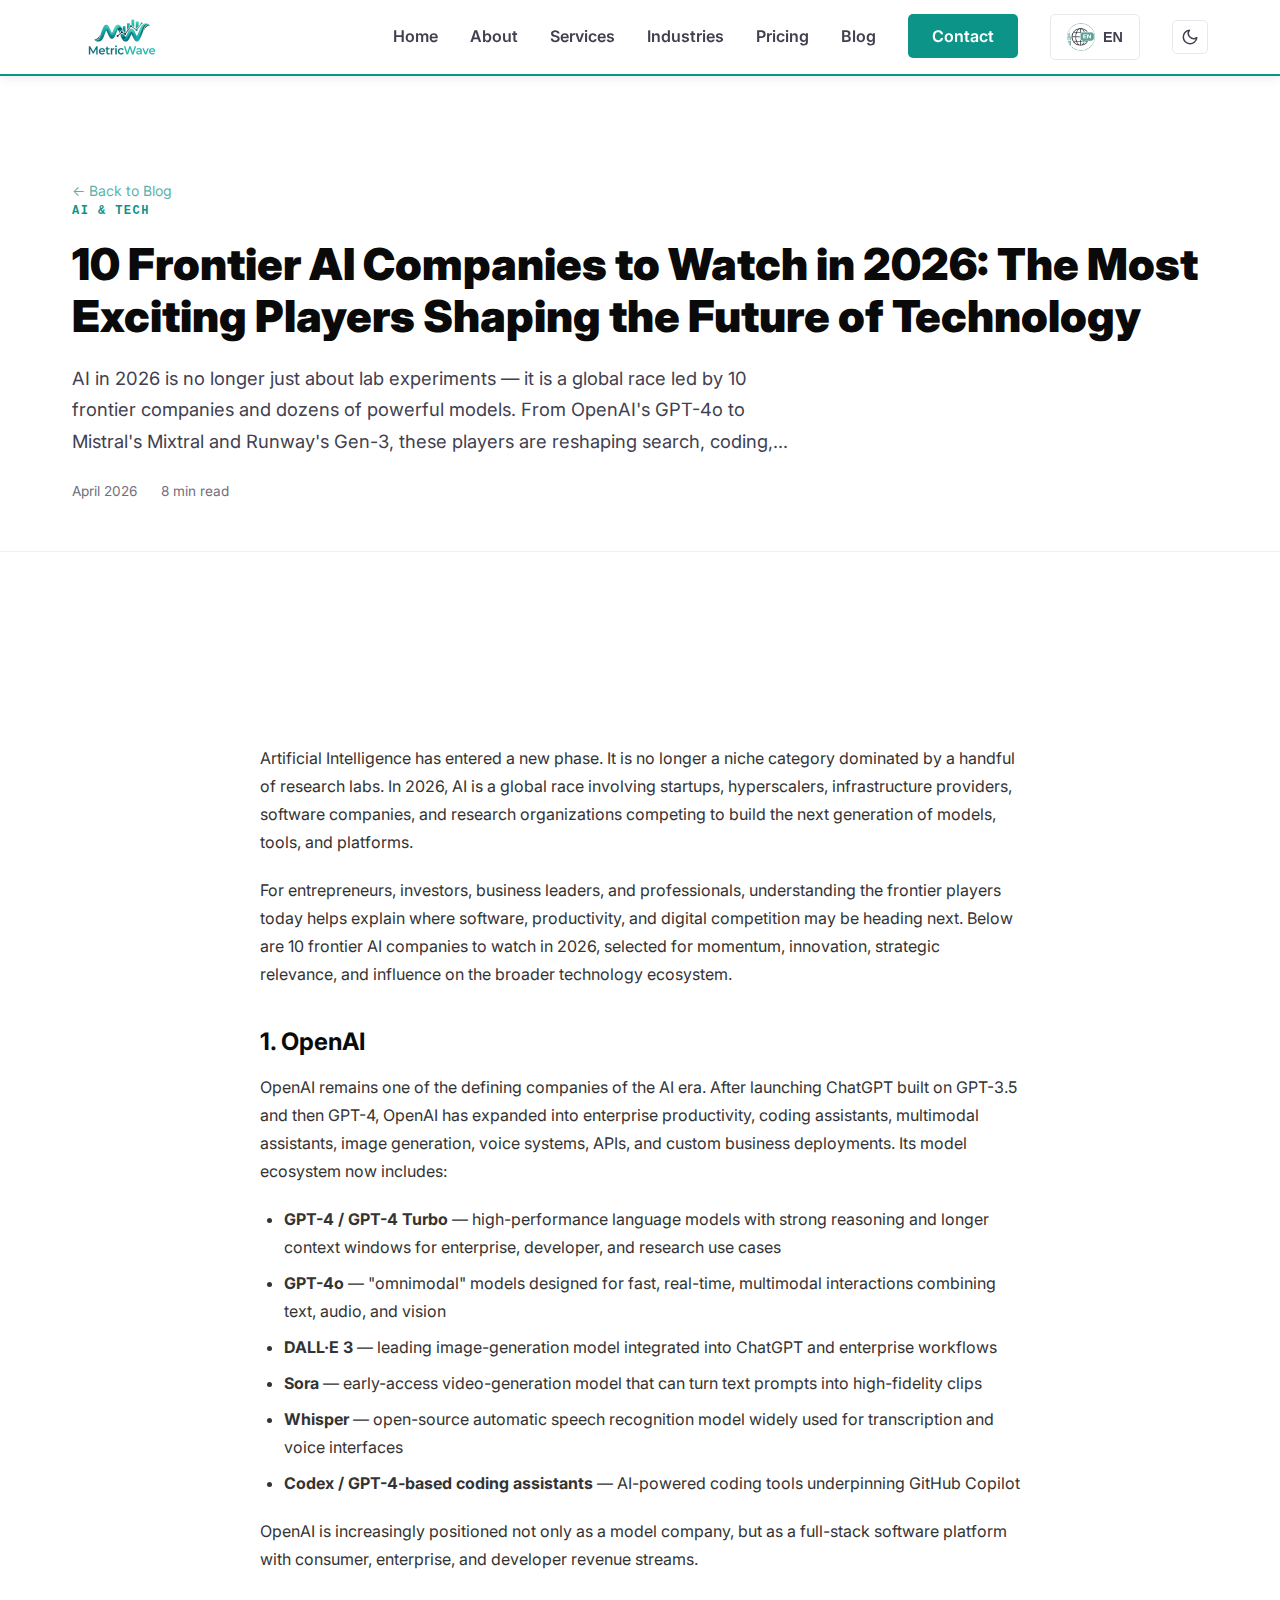
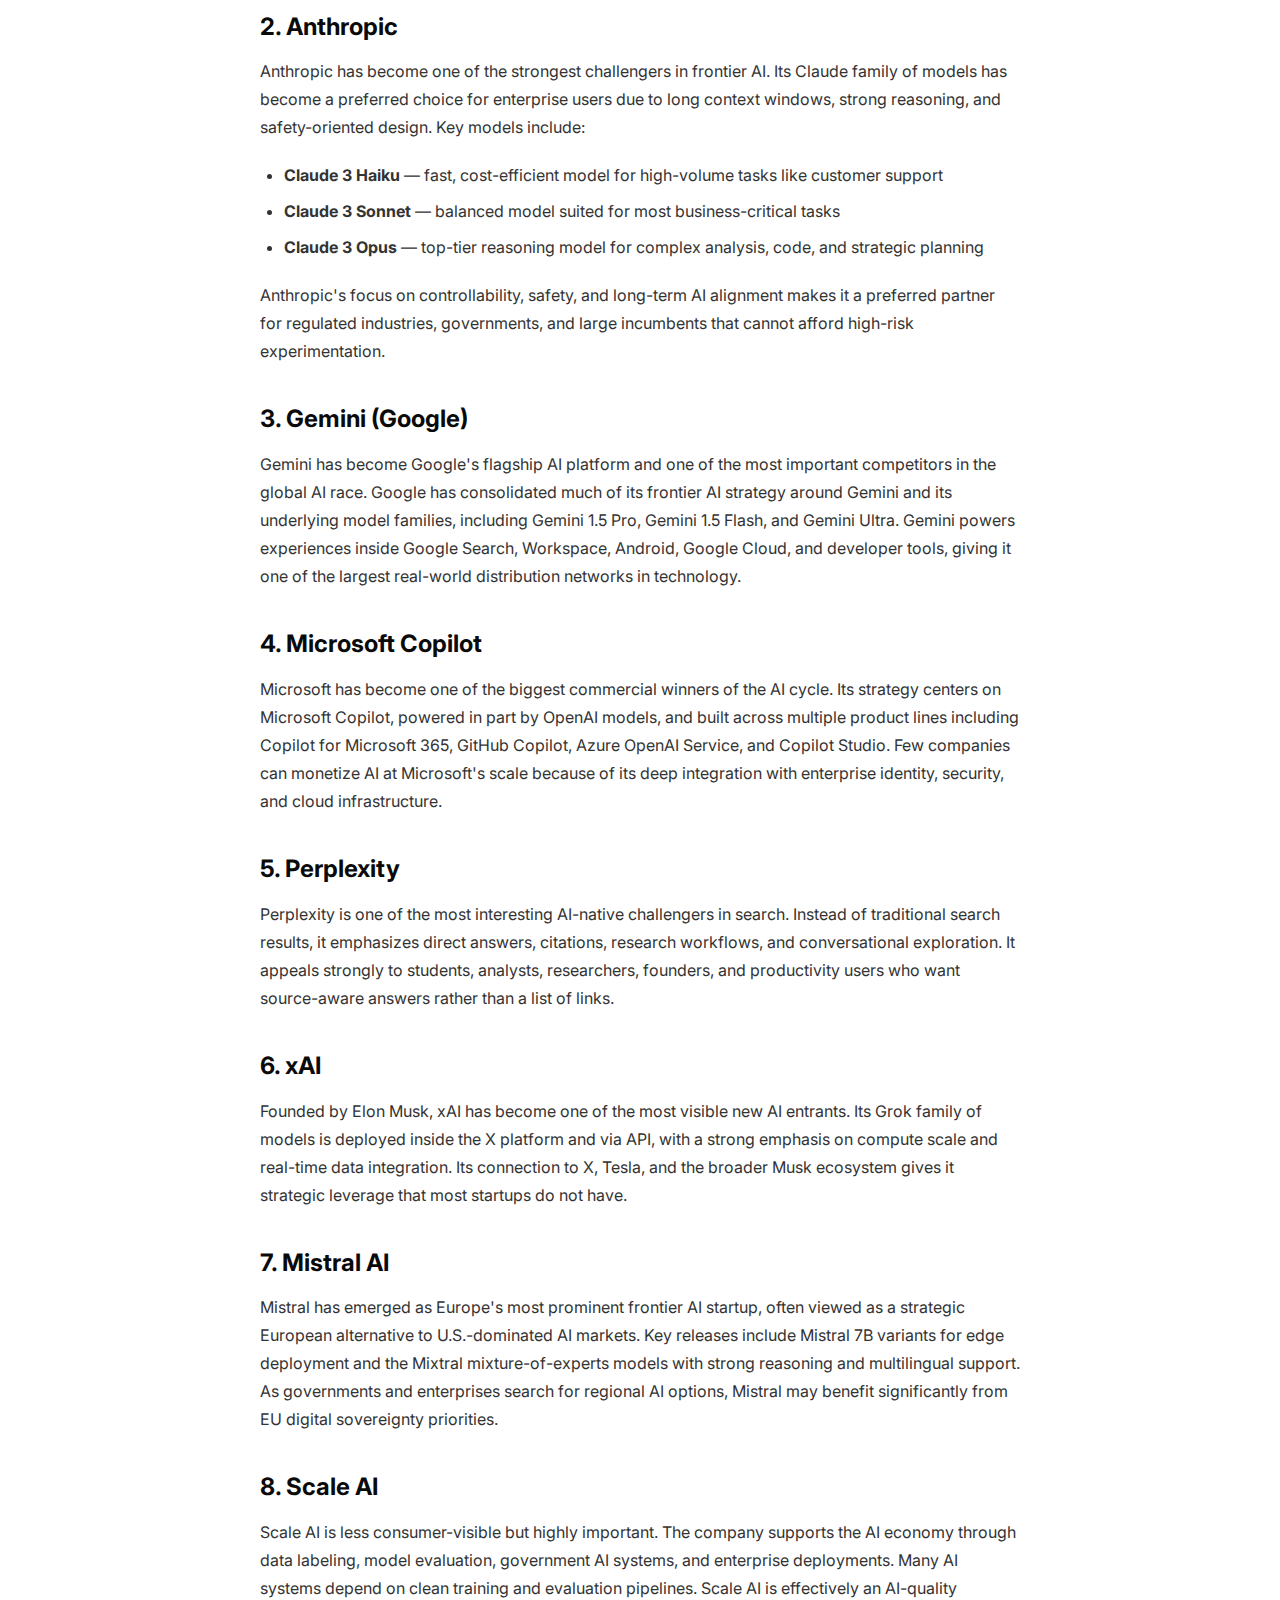
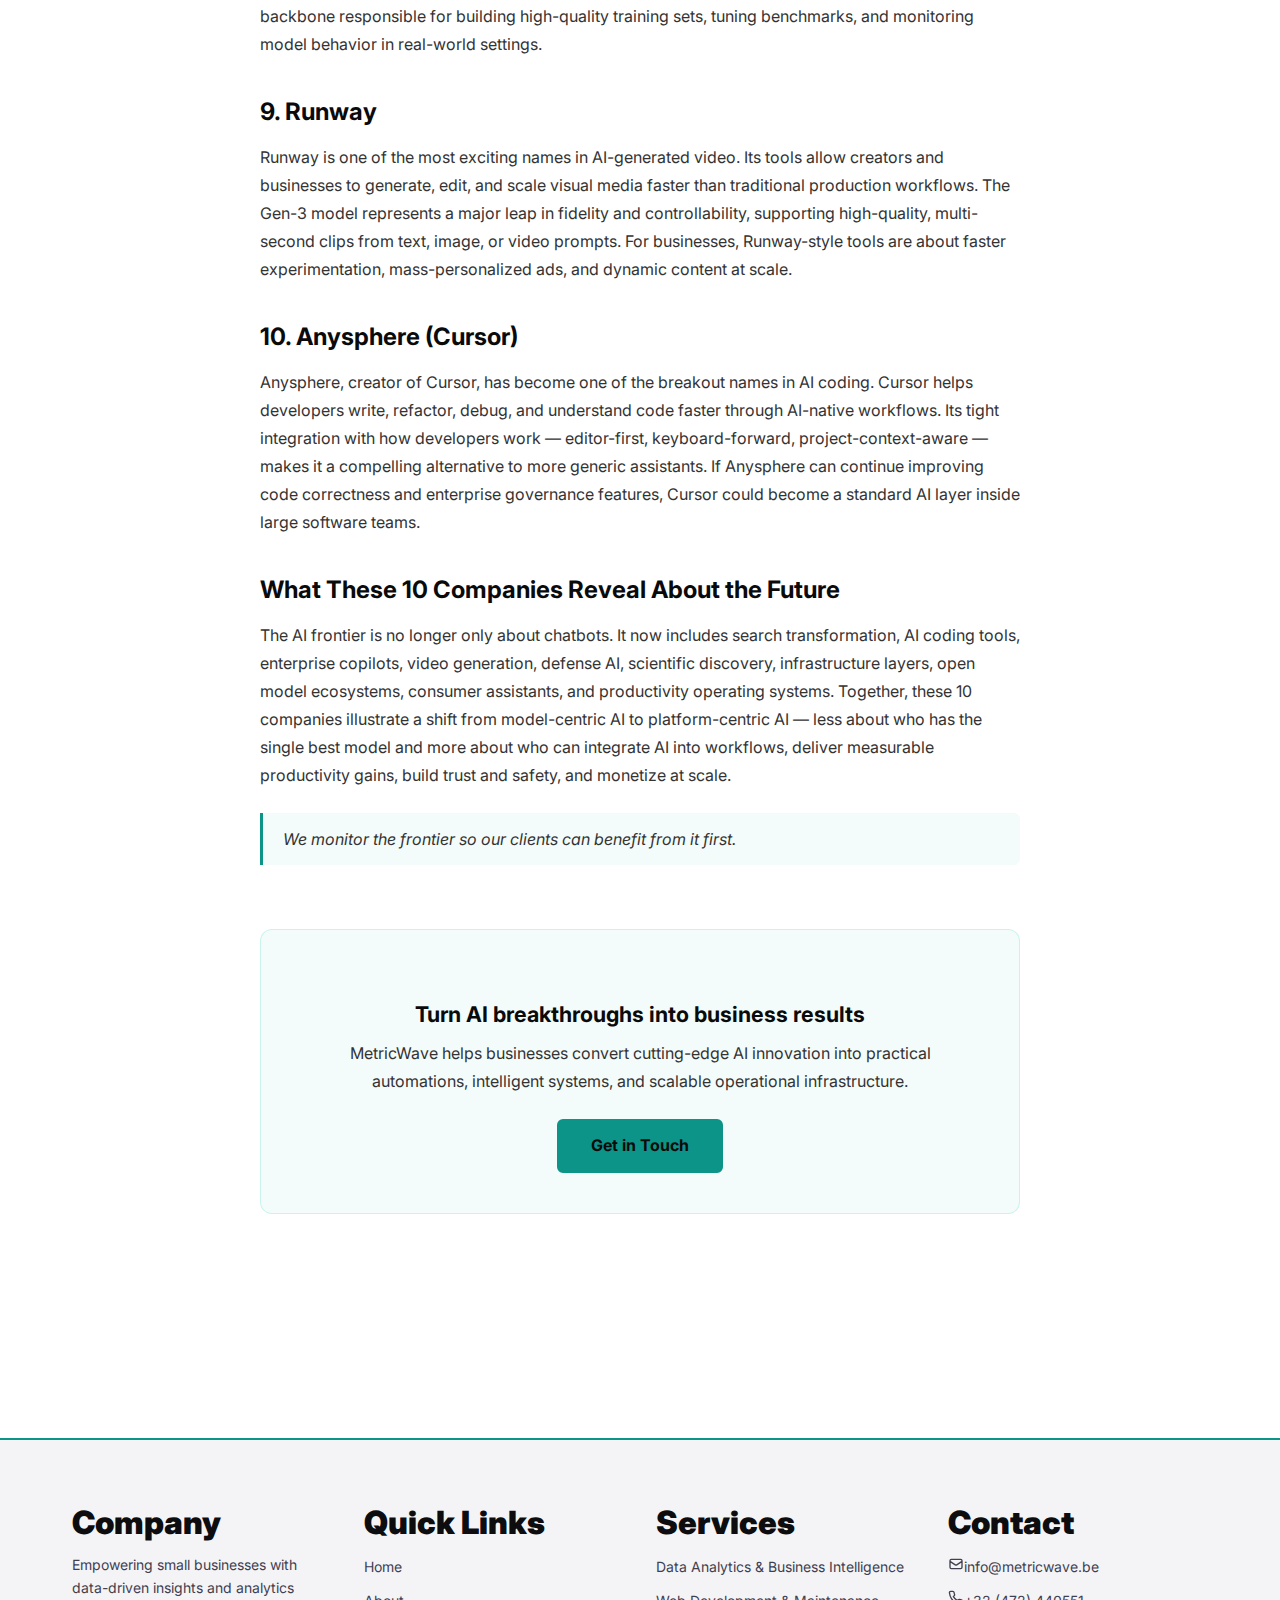
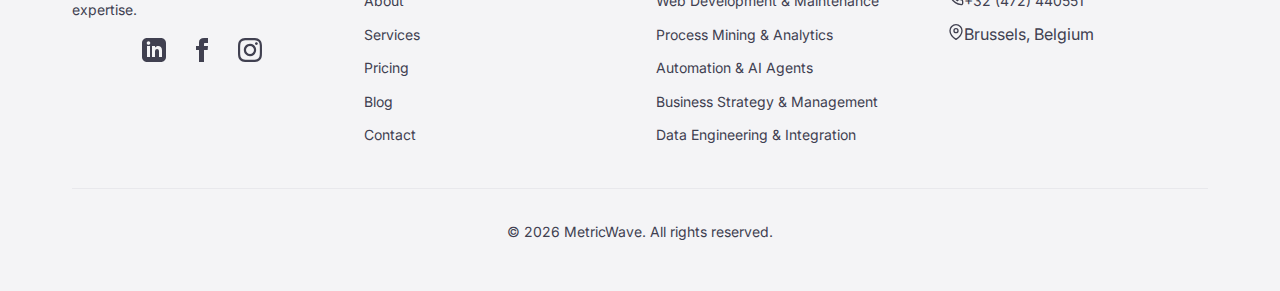
<file: blog-10-frontier-ai-companies-to-watch-2026.html>
<!DOCTYPE html>
<html lang="en">
<head>
    <meta charset="UTF-8">
    <meta name="viewport" content="width=device-width, initial-scale=1.0">
    <meta name="description" content="Explore 10 frontier AI companies in 2026 — OpenAI, Anthropic, Gemini, Microsoft Copilot, Perplexity, xAI, Mistral AI, Scale AI, Runway, and Anysphere — plus their key models and what they mean for business.">
    <link rel="canonical" href="https://metricwave.be/blog-10-frontier-ai-companies-to-watch-2026.html">
    <title>10 Frontier AI Companies and Their Models to Watch in 2026 | MetricWave</title>
    <link rel="icon" type="image/png" href="mwlogo.png">
    <link rel="stylesheet" href="styles.css?v=5">
    <link rel="preconnect" href="https://fonts.googleapis.com">
    <link rel="preconnect" href="https://fonts.gstatic.com" crossorigin>
    <link href="https://fonts.googleapis.com/css2?family=Inter:wght@400;600;700;900&display=swap" rel="stylesheet">
    <script>
    (function(){var t=localStorage.getItem('theme')||'light';document.documentElement.setAttribute('data-theme',t);})();
    </script>
</head>
<body>
    <header class="header">
        <nav class="nav-container">
            <div class="logo">
                <a href="index.html"><img src="logo_mw_new.png?v=4" alt="MetricWave"></a>
            </div>
            <button class="mobile-toggle" aria-label="Toggle menu"><span></span><span></span><span></span></button>
            <ul class="nav-links">
                <li><a href="index.html" data-i18n="nav.home">Home</a></li>
                <li><a href="about.html" data-i18n="nav.about">About</a></li>
                <li class="nav-dropdown">
                    <a href="services.html" data-i18n="nav.services">Services</a>
                    <ul class="nav-dropdown-menu">
                        <li><a href="services.html#data-analytics-bi" data-i18n="home.service1Title">Data Analytics &amp; Business Intelligence</a></li>
                        <li><a href="services.html#web-development" data-i18n="home.service2Title">Web Development &amp; Maintenance</a></li>
                        <li><a href="services.html#process-mining" data-i18n="home.service3Title">Process Mining &amp; Analytics</a></li>
                        <li><a href="services.html#automation-ai" data-i18n="home.service4Title">Automation &amp; AI Agents</a></li>
                        <li><a href="services.html#business-strategy" data-i18n="home.service5Title">Business Strategy &amp; Management</a></li>
                        <li><a href="services.html#data-engineering" data-i18n="home.service6Title">Data Engineering &amp; Integration</a></li>
                    </ul>
                </li>
                <li class="nav-dropdown">
                    <a href="industries.html">Industries</a>
                    <ul class="nav-dropdown-menu">
                        <li><a href="industries.html#logistics">Logistics &amp; Transportation</a></li>
                        <li><a href="industries.html#technology">Technology &amp; SaaS</a></li>
                        <li><a href="industries.html#gaming">Gaming &amp; Entertainment</a></li>
                        <li><a href="industries.html#government">Government &amp; Public Sector</a></li>
                        <li><a href="industries.html#education">Education &amp; Research</a></li>
                        <li><a href="industries.html#nonprofit">Non-Profit &amp; Social Impact</a></li>
                    </ul>
                </li>
                <li><a href="pricing.html" data-i18n="nav.pricing">Pricing</a></li>
                <li><a href="blog.html" data-i18n="nav.blog">Blog</a></li>
                <li><a href="contact.html" class="nav-cta" data-i18n="nav.contact">Contact</a></li>
                <li class="language-switcher">
                    <button class="lang-btn" aria-label="Language selector">
                        <img src="Logos_Languages/en_logo.png" alt="EN" class="lang-flag" id="current-flag">
                        <span class="current-lang">EN</span>
                    </button>
                    <ul class="lang-dropdown">
                        <li><button data-lang="en" data-flag="Logos_Languages/en_logo.png" class="active"><img src="Logos_Languages/en_logo.png" alt="EN" class="dropdown-flag">English</button></li>
                        <li><button data-lang="fr" data-flag="Logos_Languages/fr_logo.png"><img src="Logos_Languages/fr_logo.png" alt="FR" class="dropdown-flag">Français</button></li>
                        <li><button data-lang="nl" data-flag="Logos_Languages/nd_logo.png"><img src="Logos_Languages/nd_logo.png" alt="NL" class="dropdown-flag">Nederlands</button></li>
                        <li><button data-lang="ka" data-flag="Logos_Languages/ge_logo.png"><img src="Logos_Languages/ge_logo.png" alt="KA" class="dropdown-flag">ქართული</button></li>
                        <li><button data-lang="ru" data-flag="Logos_Languages/ru_logo.png"><img src="Logos_Languages/ru_logo.png" alt="RU" class="dropdown-flag">Русский</button></li>
                    </ul>
                </li>
                <li class="theme-toggle-item">
                    <button class="theme-toggle" id="theme-toggle" aria-label="Toggle light/dark mode">
                        <svg class="icon-sun" xmlns="http://www.w3.org/2000/svg" width="18" height="18" viewBox="0 0 24 24" fill="none" stroke="currentColor" stroke-width="2" stroke-linecap="round" stroke-linejoin="round"><circle cx="12" cy="12" r="5"/><line x1="12" y1="1" x2="12" y2="3"/><line x1="12" y1="21" x2="12" y2="23"/><line x1="4.22" y1="4.22" x2="5.64" y2="5.64"/><line x1="18.36" y1="18.36" x2="19.78" y2="19.78"/><line x1="1" y1="12" x2="3" y2="12"/><line x1="21" y1="12" x2="23" y2="12"/><line x1="4.22" y1="19.78" x2="5.64" y2="18.36"/><line x1="18.36" y1="5.64" x2="19.78" y2="4.22"/></svg>
                        <svg class="icon-moon" xmlns="http://www.w3.org/2000/svg" width="18" height="18" viewBox="0 0 24 24" fill="none" stroke="currentColor" stroke-width="2" stroke-linecap="round" stroke-linejoin="round"><path d="M21 12.79A9 9 0 1 1 11.21 3 7 7 0 0 0 21 12.79z"/></svg>
                    </button>
                </li>
            </ul>
        </nav>
    </header>

    <section class="blog-post-hero">
        <div class="container">
            <div class="blog-breadcrumb"><a href="blog.html">← Back to Blog</a></div>
            <span class="blog-category-label">AI &amp; TECH</span>
            <h1>10 Frontier AI Companies to Watch in 2026: The Most Exciting Players Shaping the Future of Technology</h1>
            <p class="blog-excerpt">AI in 2026 is no longer just about lab experiments — it is a global race led by 10 frontier companies and dozens of powerful models. From OpenAI's GPT-4o to Mistral's Mixtral and Runway's Gen-3, these players are reshaping search, coding, video, enterprise software, and infrastructure.</p>
            <div class="blog-post-meta-bar">
                <span>April 2026</span>
                <span>8 min read</span>
            </div>
        </div>
    </section>

    <section class="blog-section">
        <div class="container">
            <div class="blog-post-content">

                <p>Artificial Intelligence has entered a new phase. It is no longer a niche category dominated by a handful of research labs. In 2026, AI is a global race involving startups, hyperscalers, infrastructure providers, software companies, and research organizations competing to build the next generation of models, tools, and platforms.</p>

                <p>For entrepreneurs, investors, business leaders, and professionals, understanding the frontier players today helps explain where software, productivity, and digital competition may be heading next. Below are 10 frontier AI companies to watch in 2026, selected for momentum, innovation, strategic relevance, and influence on the broader technology ecosystem.</p>

                <h2>1. OpenAI</h2>
                <p>OpenAI remains one of the defining companies of the AI era. After launching ChatGPT built on GPT-3.5 and then GPT-4, OpenAI has expanded into enterprise productivity, coding assistants, multimodal assistants, image generation, voice systems, APIs, and custom business deployments. Its model ecosystem now includes:</p>
                <ul>
                    <li><strong>GPT-4 / GPT-4 Turbo</strong> — high-performance language models with strong reasoning and longer context windows for enterprise, developer, and research use cases</li>
                    <li><strong>GPT-4o</strong> — "omnimodal" models designed for fast, real-time, multimodal interactions combining text, audio, and vision</li>
                    <li><strong>DALL·E 3</strong> — leading image-generation model integrated into ChatGPT and enterprise workflows</li>
                    <li><strong>Sora</strong> — early-access video-generation model that can turn text prompts into high-fidelity clips</li>
                    <li><strong>Whisper</strong> — open-source automatic speech recognition model widely used for transcription and voice interfaces</li>
                    <li><strong>Codex / GPT-4-based coding assistants</strong> — AI-powered coding tools underpinning GitHub Copilot</li>
                </ul>
                <p>OpenAI is increasingly positioned not only as a model company, but as a full-stack software platform with consumer, enterprise, and developer revenue streams.</p>

                <h2>2. Anthropic</h2>
                <p>Anthropic has become one of the strongest challengers in frontier AI. Its Claude family of models has become a preferred choice for enterprise users due to long context windows, strong reasoning, and safety-oriented design. Key models include:</p>
                <ul>
                    <li><strong>Claude 3 Haiku</strong> — fast, cost-efficient model for high-volume tasks like customer support</li>
                    <li><strong>Claude 3 Sonnet</strong> — balanced model suited for most business-critical tasks</li>
                    <li><strong>Claude 3 Opus</strong> — top-tier reasoning model for complex analysis, code, and strategic planning</li>
                </ul>
                <p>Anthropic's focus on controllability, safety, and long-term AI alignment makes it a preferred partner for regulated industries, governments, and large incumbents that cannot afford high-risk experimentation.</p>

                <h2>3. Gemini (Google)</h2>
                <p>Gemini has become Google's flagship AI platform and one of the most important competitors in the global AI race. Google has consolidated much of its frontier AI strategy around Gemini and its underlying model families, including Gemini 1.5 Pro, Gemini 1.5 Flash, and Gemini Ultra. Gemini powers experiences inside Google Search, Workspace, Android, Google Cloud, and developer tools, giving it one of the largest real-world distribution networks in technology.</p>

                <h2>4. Microsoft Copilot</h2>
                <p>Microsoft has become one of the biggest commercial winners of the AI cycle. Its strategy centers on Microsoft Copilot, powered in part by OpenAI models, and built across multiple product lines including Copilot for Microsoft 365, GitHub Copilot, Azure OpenAI Service, and Copilot Studio. Few companies can monetize AI at Microsoft's scale because of its deep integration with enterprise identity, security, and cloud infrastructure.</p>

                <h2>5. Perplexity</h2>
                <p>Perplexity is one of the most interesting AI-native challengers in search. Instead of traditional search results, it emphasizes direct answers, citations, research workflows, and conversational exploration. It appeals strongly to students, analysts, researchers, founders, and productivity users who want source-aware answers rather than a list of links.</p>

                <h2>6. xAI</h2>
                <p>Founded by Elon Musk, xAI has become one of the most visible new AI entrants. Its Grok family of models is deployed inside the X platform and via API, with a strong emphasis on compute scale and real-time data integration. Its connection to X, Tesla, and the broader Musk ecosystem gives it strategic leverage that most startups do not have.</p>

                <h2>7. Mistral AI</h2>
                <p>Mistral has emerged as Europe's most prominent frontier AI startup, often viewed as a strategic European alternative to U.S.-dominated AI markets. Key releases include Mistral 7B variants for edge deployment and the Mixtral mixture-of-experts models with strong reasoning and multilingual support. As governments and enterprises search for regional AI options, Mistral may benefit significantly from EU digital sovereignty priorities.</p>

                <h2>8. Scale AI</h2>
                <p>Scale AI is less consumer-visible but highly important. The company supports the AI economy through data labeling, model evaluation, government AI systems, and enterprise deployments. Many AI systems depend on clean training and evaluation pipelines. Scale AI is effectively an AI-quality backbone responsible for building high-quality training sets, tuning benchmarks, and monitoring model behavior in real-world settings.</p>

                <h2>9. Runway</h2>
                <p>Runway is one of the most exciting names in AI-generated video. Its tools allow creators and businesses to generate, edit, and scale visual media faster than traditional production workflows. The Gen-3 model represents a major leap in fidelity and controllability, supporting high-quality, multi-second clips from text, image, or video prompts. For businesses, Runway-style tools are about faster experimentation, mass-personalized ads, and dynamic content at scale.</p>

                <h2>10. Anysphere (Cursor)</h2>
                <p>Anysphere, creator of Cursor, has become one of the breakout names in AI coding. Cursor helps developers write, refactor, debug, and understand code faster through AI-native workflows. Its tight integration with how developers work — editor-first, keyboard-forward, project-context-aware — makes it a compelling alternative to more generic assistants. If Anysphere can continue improving code correctness and enterprise governance features, Cursor could become a standard AI layer inside large software teams.</p>

                <h2>What These 10 Companies Reveal About the Future</h2>
                <p>The AI frontier is no longer only about chatbots. It now includes search transformation, AI coding tools, enterprise copilots, video generation, defense AI, scientific discovery, infrastructure layers, open model ecosystems, consumer assistants, and productivity operating systems. Together, these 10 companies illustrate a shift from model-centric AI to platform-centric AI — less about who has the single best model and more about who can integrate AI into workflows, deliver measurable productivity gains, build trust and safety, and monetize at scale.</p>

                <blockquote>
                    <p>We monitor the frontier so our clients can benefit from it first.</p>
                </blockquote>

                <div class="blog-post-cta">
                    <h3>Turn AI breakthroughs into business results</h3>
                    <p>MetricWave helps businesses convert cutting-edge AI innovation into practical automations, intelligent systems, and scalable operational infrastructure.</p>
                    <a href="contact.html" class="btn-primary">Get in Touch</a>
                </div>

            </div>
        </div>
    </section>

    <footer class="footer">
        <div class="container">
            <div class="footer-grid">
                <div class="footer-col">
                    <h3 data-i18n="footer.company">Company</h3>
                    <p data-i18n="footer.description">Empowering small businesses with data-driven insights and analytics expertise.</p>
                    <div class="social-links">
                        <a href="https://www.linkedin.com/company/metricwave" target="_blank" aria-label="LinkedIn"><svg width="24" height="24" viewBox="0 0 24 24" fill="currentColor"><path d="M19 0h-14c-2.761 0-5 2.239-5 5v14c0 2.761 2.239 5 5 5h14c2.762 0 5-2.239 5-5v-14c0-2.761-2.238-5-5-5zm-11 19h-3v-11h3v11zm-1.5-12.268c-.966 0-1.75-.79-1.75-1.764s.784-1.764 1.75-1.764 1.75.79 1.75 1.764-.783 1.764-1.75 1.764zm13.5 12.268h-3v-5.604c0-3.368-4-3.113-4 0v5.604h-3v-11h3v1.765c1.396-2.586 7-2.777 7 2.476v6.759z"/></svg></a>
                        <a href="https://www.facebook.com/metricwave" target="_blank" aria-label="Facebook"><svg width="24" height="24" viewBox="0 0 24 24" fill="currentColor"><path d="M9 8h-3v4h3v12h5v-12h3.642l.358-4h-4v-1.667c0-.955.192-1.333 1.115-1.333h2.885v-5h-3.808c-3.596 0-5.192 1.583-5.192 4.615v3.385z"/></svg></a>
                        <a href="https://www.instagram.com/metricwave" target="_blank" aria-label="Instagram"><svg width="24" height="24" viewBox="0 0 24 24" fill="currentColor"><path d="M12 2.163c3.204 0 3.584.012 4.85.07 3.252.148 4.771 1.691 4.919 4.919.058 1.265.069 1.645.069 4.849 0 3.205-.012 3.584-.069 4.849-.149 3.225-1.664 4.771-4.919 4.919-1.266.058-1.644.07-4.85.07-3.204 0-3.584-.012-4.849-.07-3.26-.149-4.771-1.699-4.919-4.92-.058-1.265-.07-1.644-.07-4.849 0-3.204.013-3.583.07-4.849.149-3.227 1.664-4.771 4.919-4.919 1.266-.057 1.645-.069 4.849-.069zm0-2.163c-3.259 0-3.667.014-4.947.072-4.358.2-6.78 2.618-6.98 6.98-.059 1.281-.073 1.689-.073 4.948 0 3.259.014 3.668.072 4.948.2 4.358 2.618 6.78 6.98 6.98 1.281.058 1.689.072 4.948.072 3.259 0 3.668-.014 4.948-.072 4.354-.2 6.782-2.618 6.979-6.98.059-1.28.073-1.689.073-4.948 0-3.259-.014-3.667-.072-4.947-.196-4.354-2.617-6.78-6.979-6.98-1.281-.059-1.69-.073-4.949-.073zm0 5.838c-3.403 0-6.162 2.759-6.162 6.162s2.759 6.163 6.162 6.163 6.162-2.759 6.162-6.163c0-3.403-2.759-6.162-6.162-6.162zm0 10.162c-2.209 0-4-1.79-4-4 0-2.209 1.791-4 4-4s4 1.791 4 4c0 2.21-1.791 4-4 4zm6.406-11.845c-.796 0-1.441.645-1.441 1.44s.645 1.44 1.441 1.44c.795 0 1.439-.645 1.439-1.44s-.644-1.44-1.439-1.44z"/></svg></a>
                    </div>
                </div>
                <div class="footer-col">
                    <h3 data-i18n="footer.quickLinks">Quick Links</h3>
                    <ul>
                        <li><a href="index.html" data-i18n="nav.home">Home</a></li>
                        <li><a href="about.html" data-i18n="nav.about">About</a></li>
                        <li><a href="services.html" data-i18n="nav.services">Services</a></li>
                        <li><a href="pricing.html" data-i18n="nav.pricing">Pricing</a></li>
                        <li><a href="blog.html" data-i18n="nav.blog">Blog</a></li>
                        <li><a href="contact.html" data-i18n="nav.contact">Contact</a></li>
                    </ul>
                </div>
                <div class="footer-col">
                    <h3 data-i18n="footer.servicesTitle">Services</h3>
                    <ul>
                        <li><a href="services.html#data-analytics-bi" data-i18n="home.service1Title">Data Analytics &amp; Business Intelligence</a></li>
                        <li><a href="services.html#web-development" data-i18n="home.service2Title">Web Development &amp; Maintenance</a></li>
                        <li><a href="services.html#process-mining" data-i18n="home.service3Title">Process Mining &amp; Analytics</a></li>
                        <li><a href="services.html#automation-ai" data-i18n="home.service4Title">Automation &amp; AI Agents</a></li>
                        <li><a href="services.html#business-strategy" data-i18n="home.service5Title">Business Strategy &amp; Management</a></li>
                        <li><a href="services.html#data-engineering" data-i18n="home.service6Title">Data Engineering &amp; Integration</a></li>
                    </ul>
                </div>
                <div class="footer-col">
                    <h3 data-i18n="footer.contactTitle">Contact</h3>
                    <ul class="contact-info">
                        <li><svg width="16" height="16" viewBox="0 0 24 24" fill="none" stroke="currentColor" stroke-width="2"><path d="M3 8l7.89 5.26a2 2 0 002.22 0L21 8M5 19h14a2 2 0 002-2V7a2 2 0 00-2-2H5a2 2 0 00-2 2v10a2 2 0 002 2z"/></svg><a href="mailto:info@metricwave.be">info@metricwave.be</a></li>
                        <li><svg width="16" height="16" viewBox="0 0 24 24" fill="none" stroke="currentColor" stroke-width="2"><path d="M22 16.92v3a2 2 0 01-2.18 2 19.79 19.79 0 01-8.63-3.07 19.5 19.5 0 01-6-6 19.79 19.79 0 01-3.07-8.67A2 2 0 014.11 2h3a2 2 0 012 1.72 12.84 12.84 0 00.7 2.81 2 2 0 01-.45 2.11L8.09 9.91a16 16 0 006 6l1.27-1.27a2 2 0 012.11-.45 12.84 12.84 0 002.81.7A2 2 0 0122 16.92z"/></svg><a href="tel:+32472440551">+32 (472) 440551</a></li>
                        <li><svg width="16" height="16" viewBox="0 0 24 24" fill="none" stroke="currentColor" stroke-width="2"><path d="M21 10c0 7-9 13-9 13s-9-6-9-13a9 9 0 0118 0z"/><circle cx="12" cy="10" r="3"/></svg><span>Brussels, Belgium</span></li>
                    </ul>
                </div>
            </div>
            <div class="footer-bottom">
                <p>&copy; 2026 MetricWave. <span data-i18n="footer.rights">All rights reserved.</span></p>
            </div>
        </div>
    </footer>

    <div id="cookie-consent-banner" class="cookie-consent-banner">
        <div class="container">
            <div class="cookie-banner-content">
                <div class="cookie-banner-text">
                    <h3>We Value Your Privacy</h3>
                    <p>We use cookies to enhance your browsing experience, analyze site traffic, and personalize content. By clicking "Accept All", you consent to our use of cookies. <a href="cookie-policy.html">Learn more</a></p>
                </div>
                <div class="cookie-banner-actions">
                    <button id="cookie-accept-all" class="cookie-btn cookie-btn-accept">Accept All</button>
                    <button id="cookie-necessary-only" class="cookie-btn cookie-btn-necessary">Necessary Only</button>
                    <button id="cookie-customize" class="cookie-btn cookie-btn-customize">Customize</button>
                </div>
            </div>
        </div>
    </div>
    <div id="cookie-modal" class="cookie-modal">
        <div class="cookie-modal-content">
            <div class="cookie-modal-header">
                <h2>Cookie Preferences</h2>
                <button id="cookie-modal-close" class="cookie-modal-close" aria-label="Close">&times;</button>
            </div>
            <div class="cookie-category"><div class="cookie-category-header"><h3>Necessary Cookies</h3><label class="cookie-toggle"><input type="checkbox" checked disabled><span class="cookie-toggle-slider"></span></label></div><p class="cookie-category-description">Essential cookies required for the website to function.</p></div>
            <div class="cookie-category"><div class="cookie-category-header"><h3>Analytics Cookies</h3><label class="cookie-toggle"><input type="checkbox" id="cookie-analytics"><span class="cookie-toggle-slider"></span></label></div><p class="cookie-category-description">Help us understand how visitors interact with our website.</p></div>
            <div class="cookie-category"><div class="cookie-category-header"><h3>Marketing Cookies</h3><label class="cookie-toggle"><input type="checkbox" id="cookie-marketing"><span class="cookie-toggle-slider"></span></label></div><p class="cookie-category-description">Used to track visitors across websites to display relevant advertisements.</p></div>
            <div class="cookie-modal-actions"><button id="cookie-save-preferences" class="cookie-btn cookie-btn-accept">Save Preferences</button></div>
        </div>
    </div>

    <script src="translations.js?v=2"></script>
    <script src="cookie-consent.js"></script>
    <script src="script.js"></script>
</body>
</html>
</file>
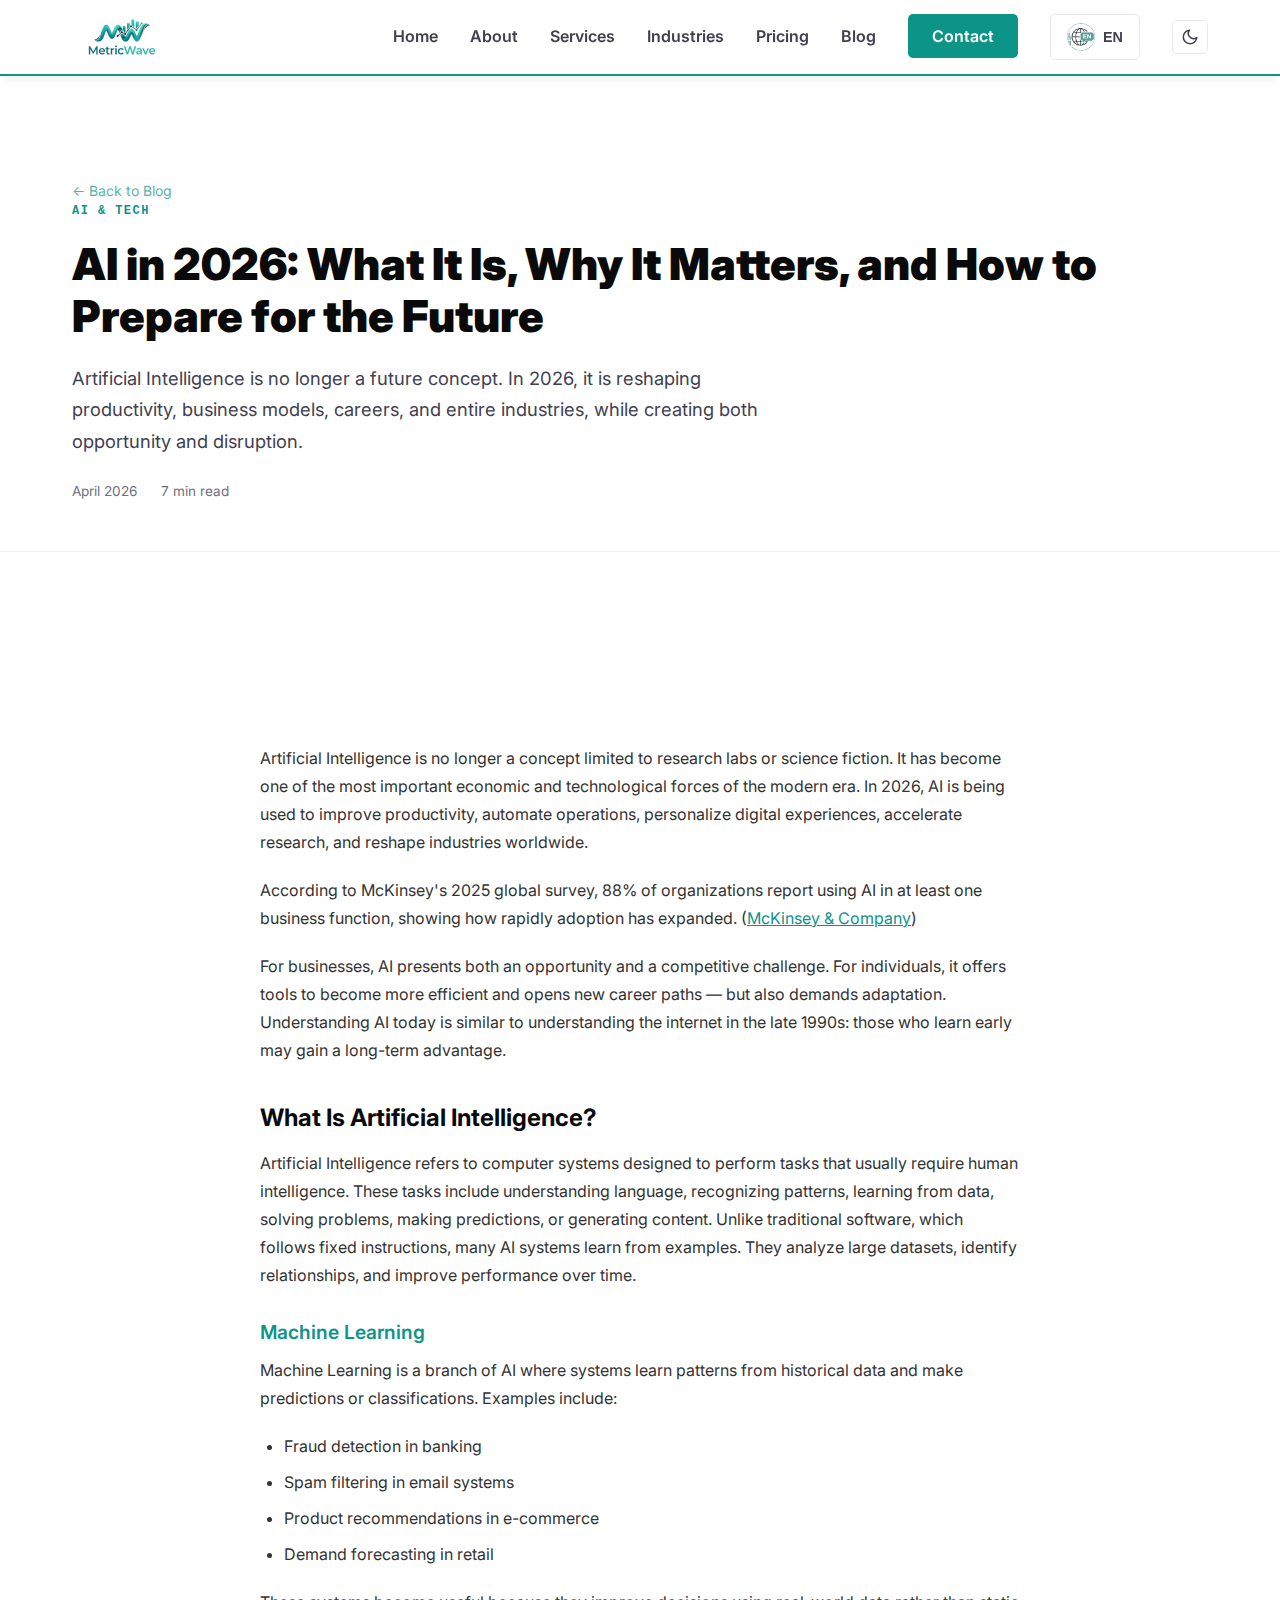
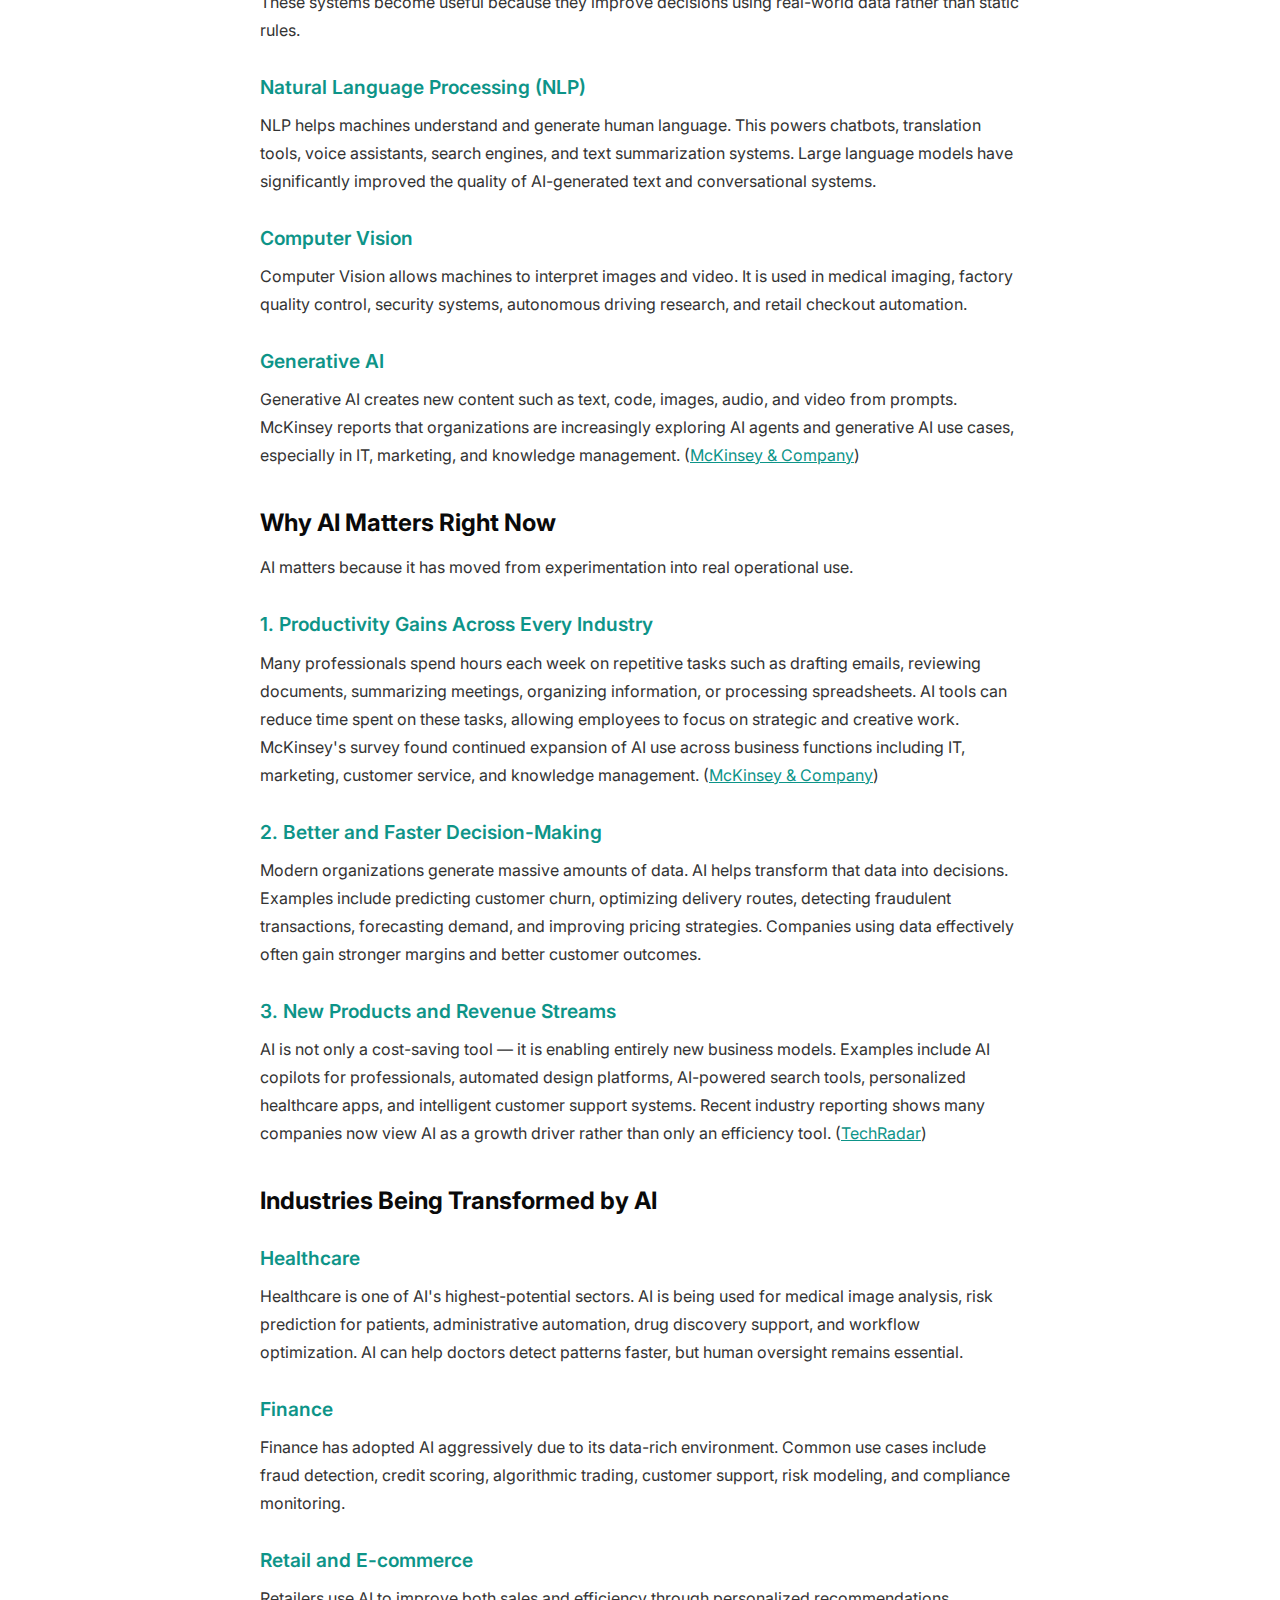
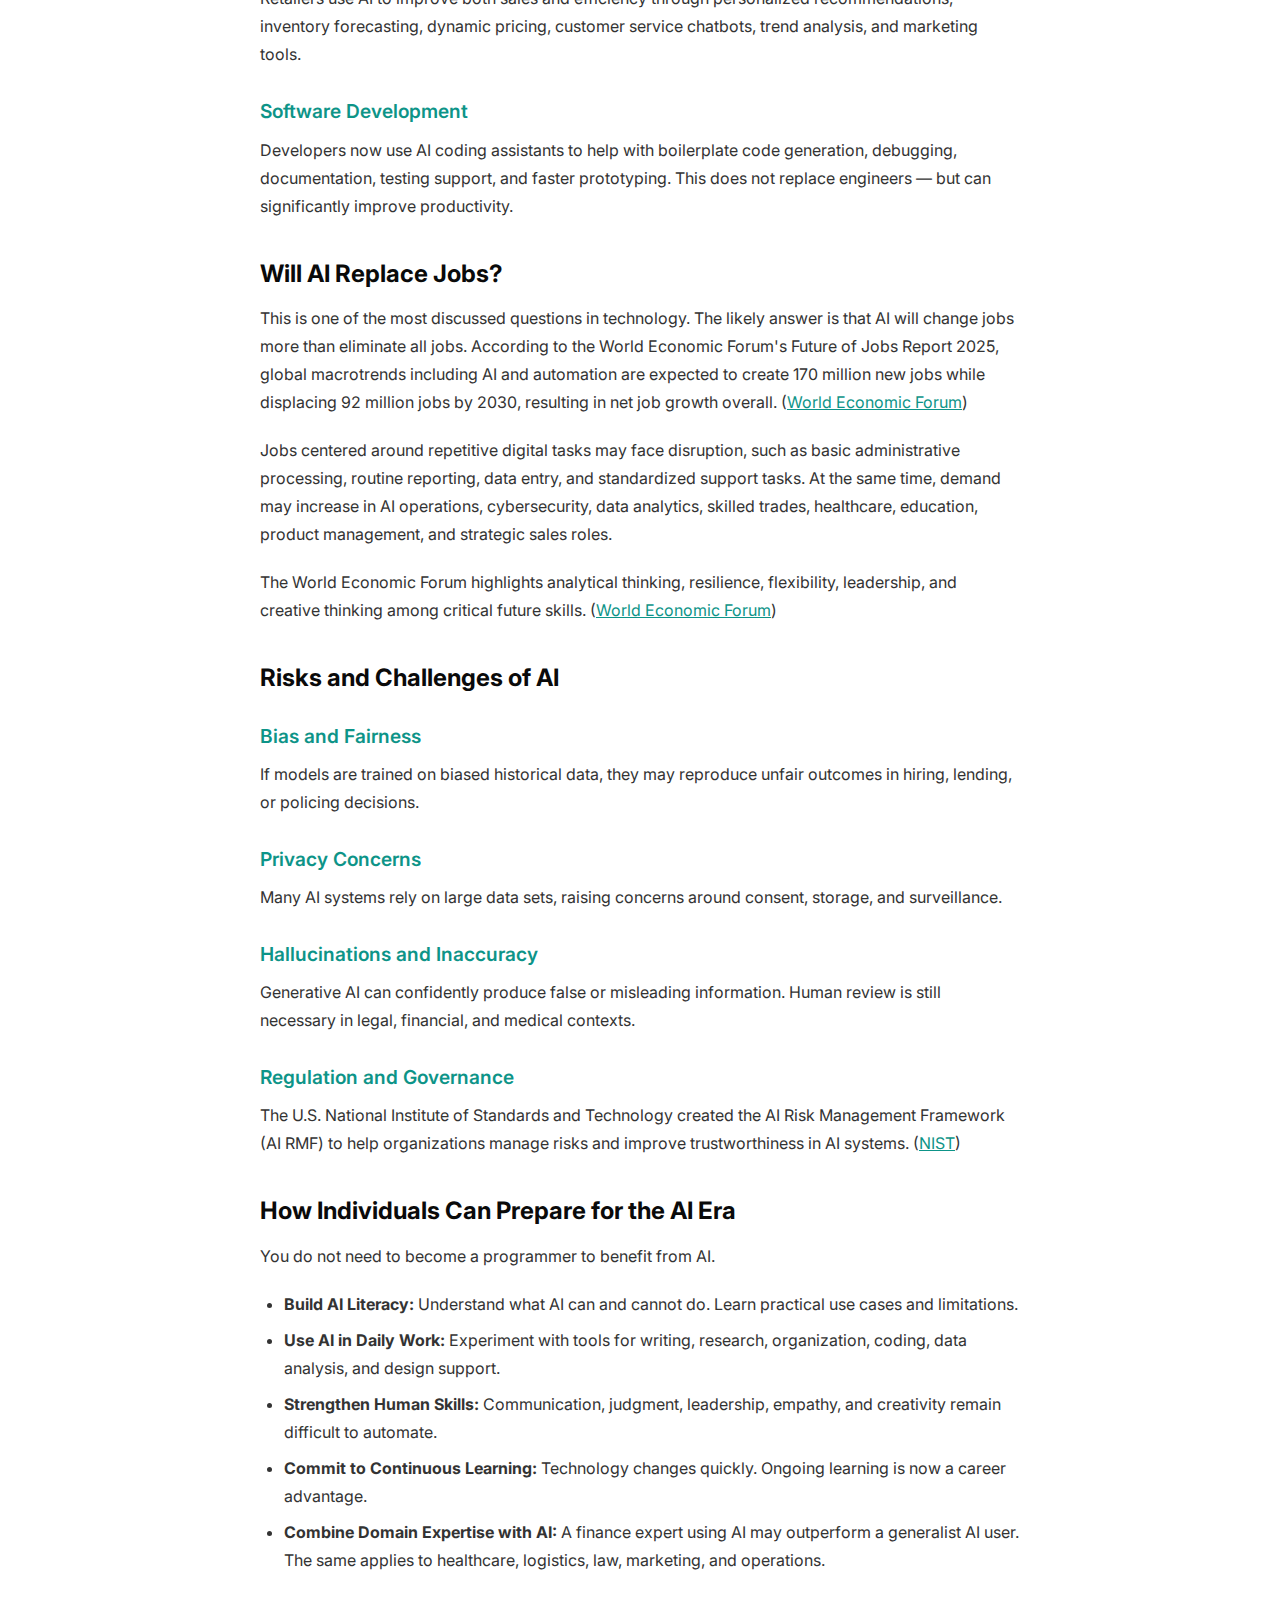
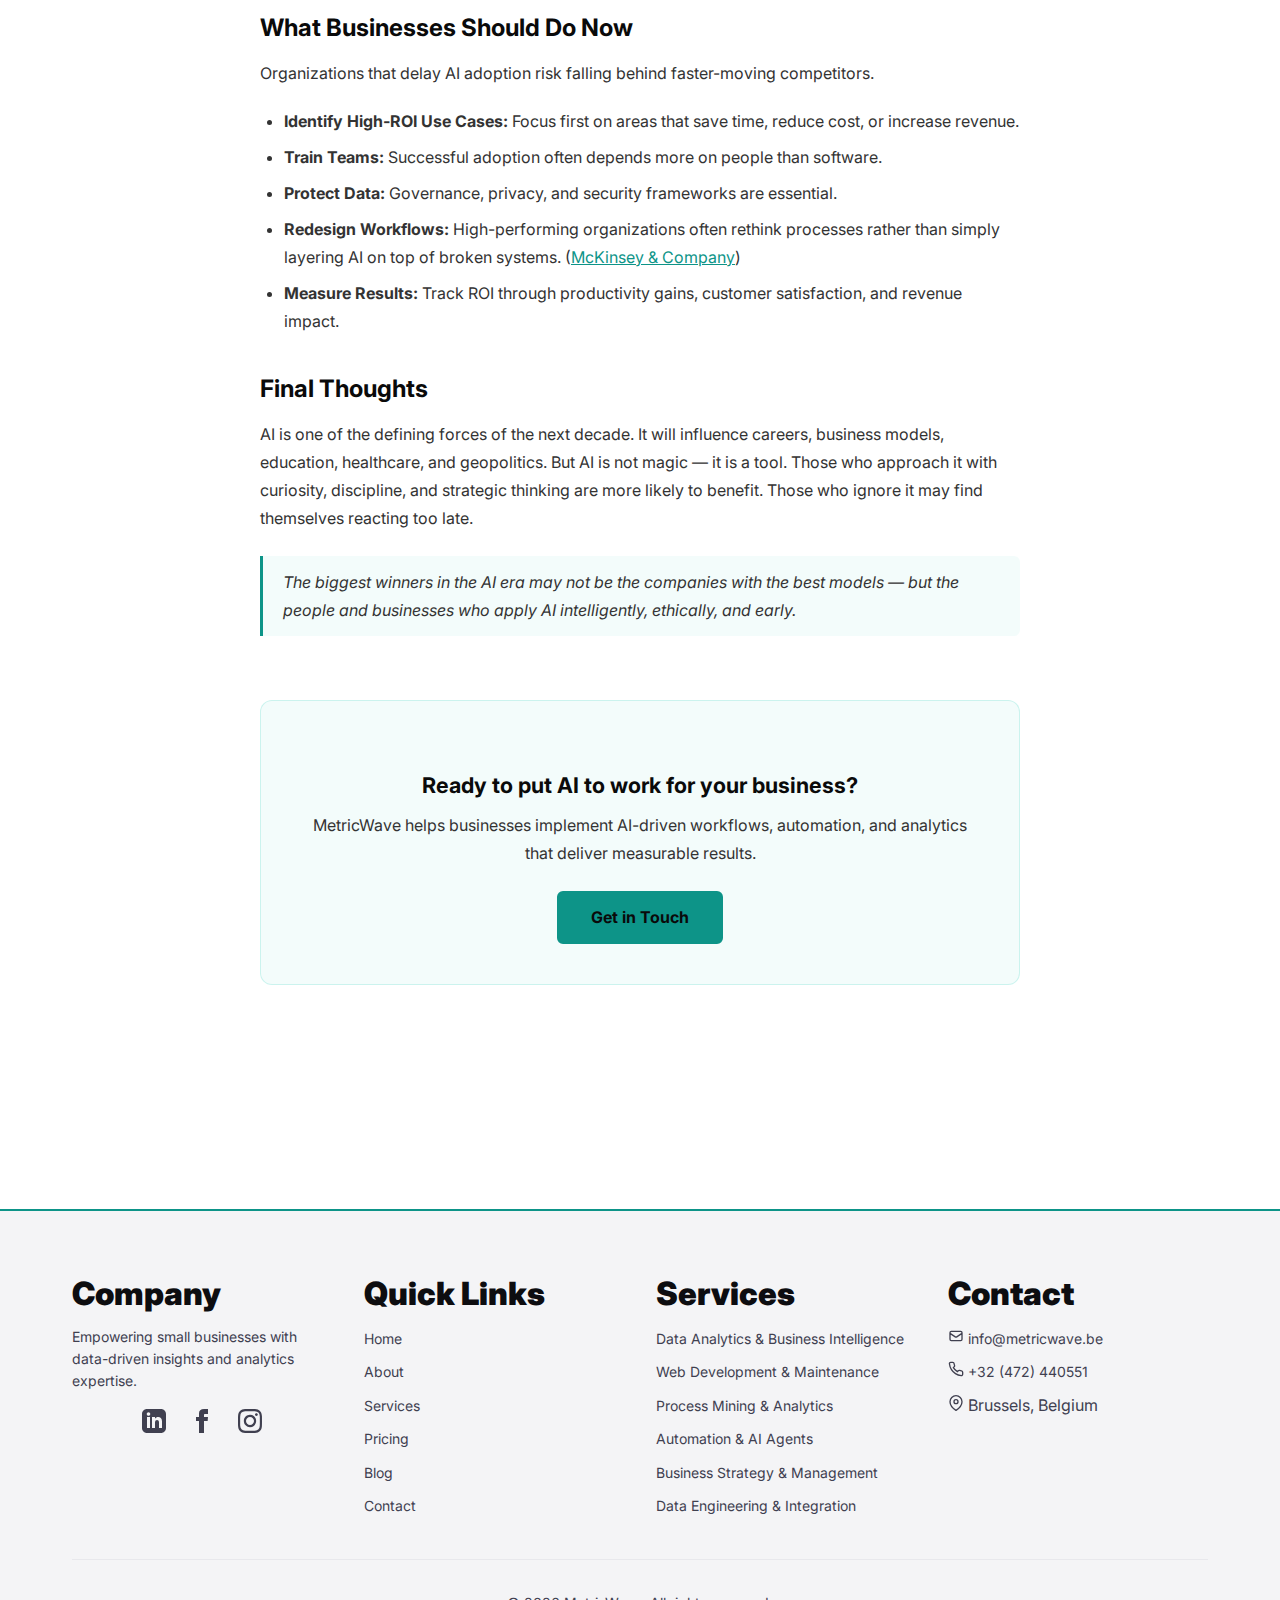
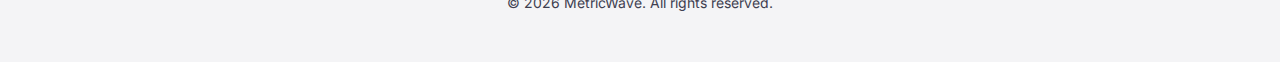
<file: blog-ai-2026-what-it-is-why-it-matters-how-to-prepare.html>
<!DOCTYPE html>
<html lang="en">
<head>
    <meta charset="UTF-8">
    <meta name="viewport" content="width=device-width, initial-scale=1.0">
    <meta name="description" content="AI is transforming business, jobs, and daily work in 2026. Learn what AI is, why it matters, where it is reshaping industries, and how to prepare.">
    <link rel="canonical" href="https://metricwave.be/blog-ai-2026-what-it-is-why-it-matters-how-to-prepare.html">
    <title>AI in 2026: What It Is, Why It Matters, and How to Prepare | MetricWave</title>
    <link rel="icon" type="image/png" href="mwlogo.png">
    <link rel="stylesheet" href="styles.css?v=5">
    <link rel="preconnect" href="https://fonts.googleapis.com">
    <link rel="preconnect" href="https://fonts.gstatic.com" crossorigin>
    <link href="https://fonts.googleapis.com/css2?family=Inter:wght@400;600;700;900&display=swap" rel="stylesheet">
    <script>
    (function(){var t=localStorage.getItem('theme')||'light';document.documentElement.setAttribute('data-theme',t);})();
    </script>
</head>
<body>
    <!-- Sticky Navigation -->
    <header class="header">
        <nav class="nav-container">
            <div class="logo">
                <a href="index.html">
                    <img src="logo_mw_new.png?v=4" alt="MetricWave">
                </a>
            </div>
            <button class="mobile-toggle" aria-label="Toggle menu">
                <span></span>
                <span></span>
                <span></span>
            </button>
            <ul class="nav-links">
                <li><a href="index.html" data-i18n="nav.home">Home</a></li>
                <li><a href="about.html" data-i18n="nav.about">About</a></li>
                <li class="nav-dropdown">
                    <a href="services.html" data-i18n="nav.services">Services</a>
                    <ul class="nav-dropdown-menu">
                        <li><a href="services.html#data-analytics-bi" data-i18n="home.service1Title">Data Analytics &amp; Business Intelligence</a></li>
                        <li><a href="services.html#web-development" data-i18n="home.service2Title">Web Development &amp; Maintenance</a></li>
                        <li><a href="services.html#process-mining" data-i18n="home.service3Title">Process Mining &amp; Analytics</a></li>
                        <li><a href="services.html#automation-ai" data-i18n="home.service4Title">Automation &amp; AI Agents</a></li>
                        <li><a href="services.html#business-strategy" data-i18n="home.service5Title">Business Strategy &amp; Management</a></li>
                        <li><a href="services.html#data-engineering" data-i18n="home.service6Title">Data Engineering &amp; Integration</a></li>
                    </ul>
                </li>
                <li class="nav-dropdown">
                    <a href="industries.html">Industries</a>
                    <ul class="nav-dropdown-menu">
                        <li><a href="industries.html#logistics">Logistics &amp; Transportation</a></li>
                        <li><a href="industries.html#technology">Technology &amp; SaaS</a></li>
                        <li><a href="industries.html#gaming">Gaming &amp; Entertainment</a></li>
                        <li><a href="industries.html#government">Government &amp; Public Sector</a></li>
                        <li><a href="industries.html#education">Education &amp; Research</a></li>
                        <li><a href="industries.html#nonprofit">Non-Profit &amp; Social Impact</a></li>
                    </ul>
                </li>
                <li><a href="pricing.html" data-i18n="nav.pricing">Pricing</a></li>
                <li><a href="blog.html" data-i18n="nav.blog">Blog</a></li>
                <li><a href="contact.html" class="nav-cta" data-i18n="nav.contact">Contact</a></li>
                <li class="language-switcher">
                    <button class="lang-btn" aria-label="Language selector">
                        <img src="Logos_Languages/en_logo.png" alt="EN" class="lang-flag" id="current-flag">
                        <span class="current-lang">EN</span>
                    </button>
                    <ul class="lang-dropdown">
                        <li><button data-lang="en" data-flag="Logos_Languages/en_logo.png" class="active"><img src="Logos_Languages/en_logo.png" alt="EN" class="dropdown-flag">English</button></li>
                        <li><button data-lang="fr" data-flag="Logos_Languages/fr_logo.png"><img src="Logos_Languages/fr_logo.png" alt="FR" class="dropdown-flag">Français</button></li>
                        <li><button data-lang="nl" data-flag="Logos_Languages/nd_logo.png"><img src="Logos_Languages/nd_logo.png" alt="NL" class="dropdown-flag">Nederlands</button></li>
                        <li><button data-lang="ka" data-flag="Logos_Languages/ge_logo.png"><img src="Logos_Languages/ge_logo.png" alt="KA" class="dropdown-flag">ქართული</button></li>
                        <li><button data-lang="ru" data-flag="Logos_Languages/ru_logo.png"><img src="Logos_Languages/ru_logo.png" alt="RU" class="dropdown-flag">Русский</button></li>
                    </ul>
                </li>
                <li class="theme-toggle-item">
                    <button class="theme-toggle" id="theme-toggle" aria-label="Toggle light/dark mode">
                        <svg class="icon-sun" xmlns="http://www.w3.org/2000/svg" width="18" height="18" viewBox="0 0 24 24" fill="none" stroke="currentColor" stroke-width="2" stroke-linecap="round" stroke-linejoin="round"><circle cx="12" cy="12" r="5"/><line x1="12" y1="1" x2="12" y2="3"/><line x1="12" y1="21" x2="12" y2="23"/><line x1="4.22" y1="4.22" x2="5.64" y2="5.64"/><line x1="18.36" y1="18.36" x2="19.78" y2="19.78"/><line x1="1" y1="12" x2="3" y2="12"/><line x1="21" y1="12" x2="23" y2="12"/><line x1="4.22" y1="19.78" x2="5.64" y2="18.36"/><line x1="18.36" y1="5.64" x2="19.78" y2="4.22"/></svg>
                        <svg class="icon-moon" xmlns="http://www.w3.org/2000/svg" width="18" height="18" viewBox="0 0 24 24" fill="none" stroke="currentColor" stroke-width="2" stroke-linecap="round" stroke-linejoin="round"><path d="M21 12.79A9 9 0 1 1 11.21 3 7 7 0 0 0 21 12.79z"/></svg>
                    </button>
                </li>
            </ul>
        </nav>
    </header>

    <!-- Blog Post Hero -->
    <section class="blog-post-hero">
        <div class="container">
            <div class="blog-breadcrumb">
                <a href="blog.html">← Back to Blog</a>
            </div>
            <span class="blog-category-label">AI &amp; TECH</span>
            <h1>AI in 2026: What It Is, Why It Matters, and How to Prepare for the Future</h1>
            <p class="blog-excerpt">Artificial Intelligence is no longer a future concept. In 2026, it is reshaping productivity, business models, careers, and entire industries, while creating both opportunity and disruption.</p>
            <div class="blog-post-meta-bar">
                <span>April 2026</span>
                <span>7 min read</span>
            </div>
        </div>
    </section>

    <!-- Blog Post Content -->
    <section class="blog-section">
        <div class="container">
            <div class="blog-post-content">

                <p>Artificial Intelligence is no longer a concept limited to research labs or science fiction. It has become one of the most important economic and technological forces of the modern era. In 2026, AI is being used to improve productivity, automate operations, personalize digital experiences, accelerate research, and reshape industries worldwide.</p>

                <p>According to McKinsey's 2025 global survey, 88% of organizations report using AI in at least one business function, showing how rapidly adoption has expanded. (<a href="https://www.mckinsey.com/no/our-insights/the-state-of-ai" target="_blank" rel="noopener">McKinsey &amp; Company</a>)</p>

                <p>For businesses, AI presents both an opportunity and a competitive challenge. For individuals, it offers tools to become more efficient and opens new career paths — but also demands adaptation. Understanding AI today is similar to understanding the internet in the late 1990s: those who learn early may gain a long-term advantage.</p>

                <h2>What Is Artificial Intelligence?</h2>
                <p>Artificial Intelligence refers to computer systems designed to perform tasks that usually require human intelligence. These tasks include understanding language, recognizing patterns, learning from data, solving problems, making predictions, or generating content. Unlike traditional software, which follows fixed instructions, many AI systems learn from examples. They analyze large datasets, identify relationships, and improve performance over time.</p>

                <h3>Machine Learning</h3>
                <p>Machine Learning is a branch of AI where systems learn patterns from historical data and make predictions or classifications. Examples include:</p>
                <ul>
                    <li>Fraud detection in banking</li>
                    <li>Spam filtering in email systems</li>
                    <li>Product recommendations in e-commerce</li>
                    <li>Demand forecasting in retail</li>
                </ul>
                <p>These systems become useful because they improve decisions using real-world data rather than static rules.</p>

                <h3>Natural Language Processing (NLP)</h3>
                <p>NLP helps machines understand and generate human language. This powers chatbots, translation tools, voice assistants, search engines, and text summarization systems. Large language models have significantly improved the quality of AI-generated text and conversational systems.</p>

                <h3>Computer Vision</h3>
                <p>Computer Vision allows machines to interpret images and video. It is used in medical imaging, factory quality control, security systems, autonomous driving research, and retail checkout automation.</p>

                <h3>Generative AI</h3>
                <p>Generative AI creates new content such as text, code, images, audio, and video from prompts. McKinsey reports that organizations are increasingly exploring AI agents and generative AI use cases, especially in IT, marketing, and knowledge management. (<a href="https://www.mckinsey.com/no/our-insights/the-state-of-ai" target="_blank" rel="noopener">McKinsey &amp; Company</a>)</p>

                <h2>Why AI Matters Right Now</h2>
                <p>AI matters because it has moved from experimentation into real operational use.</p>

                <h3>1. Productivity Gains Across Every Industry</h3>
                <p>Many professionals spend hours each week on repetitive tasks such as drafting emails, reviewing documents, summarizing meetings, organizing information, or processing spreadsheets. AI tools can reduce time spent on these tasks, allowing employees to focus on strategic and creative work. McKinsey's survey found continued expansion of AI use across business functions including IT, marketing, customer service, and knowledge management. (<a href="https://www.mckinsey.com/no/our-insights/the-state-of-ai" target="_blank" rel="noopener">McKinsey &amp; Company</a>)</p>

                <h3>2. Better and Faster Decision-Making</h3>
                <p>Modern organizations generate massive amounts of data. AI helps transform that data into decisions. Examples include predicting customer churn, optimizing delivery routes, detecting fraudulent transactions, forecasting demand, and improving pricing strategies. Companies using data effectively often gain stronger margins and better customer outcomes.</p>

                <h3>3. New Products and Revenue Streams</h3>
                <p>AI is not only a cost-saving tool — it is enabling entirely new business models. Examples include AI copilots for professionals, automated design platforms, AI-powered search tools, personalized healthcare apps, and intelligent customer support systems. Recent industry reporting shows many companies now view AI as a growth driver rather than only an efficiency tool. (<a href="https://www.techradar.com" target="_blank" rel="noopener">TechRadar</a>)</p>

                <h2>Industries Being Transformed by AI</h2>

                <h3>Healthcare</h3>
                <p>Healthcare is one of AI's highest-potential sectors. AI is being used for medical image analysis, risk prediction for patients, administrative automation, drug discovery support, and workflow optimization. AI can help doctors detect patterns faster, but human oversight remains essential.</p>

                <h3>Finance</h3>
                <p>Finance has adopted AI aggressively due to its data-rich environment. Common use cases include fraud detection, credit scoring, algorithmic trading, customer support, risk modeling, and compliance monitoring.</p>

                <h3>Retail and E-commerce</h3>
                <p>Retailers use AI to improve both sales and efficiency through personalized recommendations, inventory forecasting, dynamic pricing, customer service chatbots, trend analysis, and marketing tools.</p>

                <h3>Software Development</h3>
                <p>Developers now use AI coding assistants to help with boilerplate code generation, debugging, documentation, testing support, and faster prototyping. This does not replace engineers — but can significantly improve productivity.</p>

                <h2>Will AI Replace Jobs?</h2>
                <p>This is one of the most discussed questions in technology. The likely answer is that AI will change jobs more than eliminate all jobs. According to the World Economic Forum's Future of Jobs Report 2025, global macrotrends including AI and automation are expected to create 170 million new jobs while displacing 92 million jobs by 2030, resulting in net job growth overall. (<a href="https://www.weforum.org/reports/the-future-of-jobs-report-2025" target="_blank" rel="noopener">World Economic Forum</a>)</p>

                <p>Jobs centered around repetitive digital tasks may face disruption, such as basic administrative processing, routine reporting, data entry, and standardized support tasks. At the same time, demand may increase in AI operations, cybersecurity, data analytics, skilled trades, healthcare, education, product management, and strategic sales roles.</p>

                <p>The World Economic Forum highlights analytical thinking, resilience, flexibility, leadership, and creative thinking among critical future skills. (<a href="https://www.weforum.org/reports/the-future-of-jobs-report-2025" target="_blank" rel="noopener">World Economic Forum</a>)</p>

                <h2>Risks and Challenges of AI</h2>

                <h3>Bias and Fairness</h3>
                <p>If models are trained on biased historical data, they may reproduce unfair outcomes in hiring, lending, or policing decisions.</p>

                <h3>Privacy Concerns</h3>
                <p>Many AI systems rely on large data sets, raising concerns around consent, storage, and surveillance.</p>

                <h3>Hallucinations and Inaccuracy</h3>
                <p>Generative AI can confidently produce false or misleading information. Human review is still necessary in legal, financial, and medical contexts.</p>

                <h3>Regulation and Governance</h3>
                <p>The U.S. National Institute of Standards and Technology created the AI Risk Management Framework (AI RMF) to help organizations manage risks and improve trustworthiness in AI systems. (<a href="https://www.nist.gov/artificial-intelligence" target="_blank" rel="noopener">NIST</a>)</p>

                <h2>How Individuals Can Prepare for the AI Era</h2>
                <p>You do not need to become a programmer to benefit from AI.</p>
                <ul>
                    <li><strong>Build AI Literacy:</strong> Understand what AI can and cannot do. Learn practical use cases and limitations.</li>
                    <li><strong>Use AI in Daily Work:</strong> Experiment with tools for writing, research, organization, coding, data analysis, and design support.</li>
                    <li><strong>Strengthen Human Skills:</strong> Communication, judgment, leadership, empathy, and creativity remain difficult to automate.</li>
                    <li><strong>Commit to Continuous Learning:</strong> Technology changes quickly. Ongoing learning is now a career advantage.</li>
                    <li><strong>Combine Domain Expertise with AI:</strong> A finance expert using AI may outperform a generalist AI user. The same applies to healthcare, logistics, law, marketing, and operations.</li>
                </ul>

                <h2>What Businesses Should Do Now</h2>
                <p>Organizations that delay AI adoption risk falling behind faster-moving competitors.</p>
                <ul>
                    <li><strong>Identify High-ROI Use Cases:</strong> Focus first on areas that save time, reduce cost, or increase revenue.</li>
                    <li><strong>Train Teams:</strong> Successful adoption often depends more on people than software.</li>
                    <li><strong>Protect Data:</strong> Governance, privacy, and security frameworks are essential.</li>
                    <li><strong>Redesign Workflows:</strong> High-performing organizations often rethink processes rather than simply layering AI on top of broken systems. (<a href="https://www.mckinsey.com/no/our-insights/the-state-of-ai" target="_blank" rel="noopener">McKinsey &amp; Company</a>)</li>
                    <li><strong>Measure Results:</strong> Track ROI through productivity gains, customer satisfaction, and revenue impact.</li>
                </ul>

                <h2>Final Thoughts</h2>
                <p>AI is one of the defining forces of the next decade. It will influence careers, business models, education, healthcare, and geopolitics. But AI is not magic — it is a tool. Those who approach it with curiosity, discipline, and strategic thinking are more likely to benefit. Those who ignore it may find themselves reacting too late.</p>

                <blockquote>
                    <p>The biggest winners in the AI era may not be the companies with the best models — but the people and businesses who apply AI intelligently, ethically, and early.</p>
                </blockquote>

                <div class="blog-post-cta">
                    <h3>Ready to put AI to work for your business?</h3>
                    <p>MetricWave helps businesses implement AI-driven workflows, automation, and analytics that deliver measurable results.</p>
                    <a href="contact.html" class="btn-primary">Get in Touch</a>
                </div>

            </div>
        </div>
    </section>

    <!-- Footer -->
    <footer class="footer">
        <div class="container">
            <div class="footer-grid">
                <div class="footer-col">
                    <h3 data-i18n="footer.company">Company</h3>
                    <p data-i18n="footer.description">Empowering small businesses with data-driven insights and analytics expertise.</p>
                    <div class="social-links">
                        <a href="https://www.linkedin.com/company/metricwave" target="_blank" aria-label="LinkedIn">
                            <svg width="24" height="24" viewBox="0 0 24 24" fill="currentColor"><path d="M19 0h-14c-2.761 0-5 2.239-5 5v14c0 2.761 2.239 5 5 5h14c2.762 0 5-2.239 5-5v-14c0-2.761-2.238-5-5-5zm-11 19h-3v-11h3v11zm-1.5-12.268c-.966 0-1.75-.79-1.75-1.764s.784-1.764 1.75-1.764 1.75.79 1.75 1.764-.783 1.764-1.75 1.764zm13.5 12.268h-3v-5.604c0-3.368-4-3.113-4 0v5.604h-3v-11h3v1.765c1.396-2.586 7-2.777 7 2.476v6.759z"/></svg>
                        </a>
                        <a href="https://www.facebook.com/metricwave" target="_blank" aria-label="Facebook">
                            <svg width="24" height="24" viewBox="0 0 24 24" fill="currentColor"><path d="M9 8h-3v4h3v12h5v-12h3.642l.358-4h-4v-1.667c0-.955.192-1.333 1.115-1.333h2.885v-5h-3.808c-3.596 0-5.192 1.583-5.192 4.615v3.385z"/></svg>
                        </a>
                        <a href="https://www.instagram.com/metricwave" target="_blank" aria-label="Instagram">
                            <svg width="24" height="24" viewBox="0 0 24 24" fill="currentColor"><path d="M12 2.163c3.204 0 3.584.012 4.85.07 3.252.148 4.771 1.691 4.919 4.919.058 1.265.069 1.645.069 4.849 0 3.205-.012 3.584-.069 4.849-.149 3.225-1.664 4.771-4.919 4.919-1.266.058-1.644.07-4.85.07-3.204 0-3.584-.012-4.849-.07-3.26-.149-4.771-1.699-4.919-4.92-.058-1.265-.07-1.644-.07-4.849 0-3.204.013-3.583.07-4.849.149-3.227 1.664-4.771 4.919-4.919 1.266-.057 1.645-.069 4.849-.069zm0-2.163c-3.259 0-3.667.014-4.947.072-4.358.2-6.78 2.618-6.98 6.98-.059 1.281-.073 1.689-.073 4.948 0 3.259.014 3.668.072 4.948.2 4.358 2.618 6.78 6.98 6.98 1.281.058 1.689.072 4.948.072 3.259 0 3.668-.014 4.948-.072 4.354-.2 6.782-2.618 6.979-6.98.059-1.28.073-1.689.073-4.948 0-3.259-.014-3.667-.072-4.947-.196-4.354-2.617-6.78-6.979-6.98-1.281-.059-1.69-.073-4.949-.073zm0 5.838c-3.403 0-6.162 2.759-6.162 6.162s2.759 6.163 6.162 6.163 6.162-2.759 6.162-6.163c0-3.403-2.759-6.162-6.162-6.162zm0 10.162c-2.209 0-4-1.79-4-4 0-2.209 1.791-4 4-4s4 1.791 4 4c0 2.21-1.791 4-4 4zm6.406-11.845c-.796 0-1.441.645-1.441 1.44s.645 1.44 1.441 1.44c.795 0 1.439-.645 1.439-1.44s-.644-1.44-1.439-1.44z"/></svg>
                        </a>
                    </div>
                </div>
                <div class="footer-col">
                    <h3 data-i18n="footer.quickLinks">Quick Links</h3>
                    <ul>
                        <li><a href="index.html" data-i18n="nav.home">Home</a></li>
                        <li><a href="about.html" data-i18n="nav.about">About</a></li>
                        <li><a href="services.html" data-i18n="nav.services">Services</a></li>
                        <li><a href="pricing.html" data-i18n="nav.pricing">Pricing</a></li>
                        <li><a href="blog.html" data-i18n="nav.blog">Blog</a></li>
                        <li><a href="contact.html" data-i18n="nav.contact">Contact</a></li>
                    </ul>
                </div>
                <div class="footer-col">
                    <h3 data-i18n="footer.servicesTitle">Services</h3>
                    <ul>
                        <li><a href="services.html#data-analytics-bi" data-i18n="home.service1Title">Data Analytics &amp; Business Intelligence</a></li>
                        <li><a href="services.html#web-development" data-i18n="home.service2Title">Web Development &amp; Maintenance</a></li>
                        <li><a href="services.html#process-mining" data-i18n="home.service3Title">Process Mining &amp; Analytics</a></li>
                        <li><a href="services.html#automation-ai" data-i18n="home.service4Title">Automation &amp; AI Agents</a></li>
                        <li><a href="services.html#business-strategy" data-i18n="home.service5Title">Business Strategy &amp; Management</a></li>
                        <li><a href="services.html#data-engineering" data-i18n="home.service6Title">Data Engineering &amp; Integration</a></li>
                    </ul>
                </div>
                <div class="footer-col">
                    <h3 data-i18n="footer.contactTitle">Contact</h3>
                    <ul class="contact-info">
                        <li>
                            <svg width="16" height="16" viewBox="0 0 24 24" fill="none" stroke="currentColor" stroke-width="2"><path d="M3 8l7.89 5.26a2 2 0 002.22 0L21 8M5 19h14a2 2 0 002-2V7a2 2 0 00-2-2H5a2 2 0 00-2 2v10a2 2 0 002 2z"/></svg>
                            <a href="mailto:info@metricwave.be">info@metricwave.be</a>
                        </li>
                        <li>
                            <svg width="16" height="16" viewBox="0 0 24 24" fill="none" stroke="currentColor" stroke-width="2"><path d="M22 16.92v3a2 2 0 01-2.18 2 19.79 19.79 0 01-8.63-3.07 19.5 19.5 0 01-6-6 19.79 19.79 0 01-3.07-8.67A2 2 0 014.11 2h3a2 2 0 012 1.72 12.84 12.84 0 00.7 2.81 2 2 0 01-.45 2.11L8.09 9.91a16 16 0 006 6l1.27-1.27a2 2 0 012.11-.45 12.84 12.84 0 002.81.7A2 2 0 0122 16.92z"/></svg>
                            <a href="tel:+32472440551">+32 (472) 440551</a>
                        </li>
                        <li>
                            <svg width="16" height="16" viewBox="0 0 24 24" fill="none" stroke="currentColor" stroke-width="2"><path d="M21 10c0 7-9 13-9 13s-9-6-9-13a9 9 0 0118 0z"/><circle cx="12" cy="10" r="3"/></svg>
                            <span>Brussels, Belgium</span>
                        </li>
                    </ul>
                </div>
            </div>
            <div class="footer-bottom">
                <p>&copy; 2026 MetricWave. <span data-i18n="footer.rights">All rights reserved.</span></p>
            </div>
        </div>
    </footer>

    <!-- Cookie Consent Banner -->
    <div id="cookie-consent-banner" class="cookie-consent-banner">
        <div class="container">
            <div class="cookie-banner-content">
                <div class="cookie-banner-text">
                    <h3>We Value Your Privacy</h3>
                    <p>We use cookies to enhance your browsing experience, analyze site traffic, and personalize content. By clicking "Accept All", you consent to our use of cookies. <a href="cookie-policy.html">Learn more</a></p>
                </div>
                <div class="cookie-banner-actions">
                    <button id="cookie-accept-all" class="cookie-btn cookie-btn-accept">Accept All</button>
                    <button id="cookie-necessary-only" class="cookie-btn cookie-btn-necessary">Necessary Only</button>
                    <button id="cookie-customize" class="cookie-btn cookie-btn-customize">Customize</button>
                </div>
            </div>
        </div>
    </div>

    <!-- Cookie Preferences Modal -->
    <div id="cookie-modal" class="cookie-modal">
        <div class="cookie-modal-content">
            <div class="cookie-modal-header">
                <h2>Cookie Preferences</h2>
                <button id="cookie-modal-close" class="cookie-modal-close" aria-label="Close">&times;</button>
            </div>
            <div class="cookie-category">
                <div class="cookie-category-header">
                    <h3>Necessary Cookies</h3>
                    <label class="cookie-toggle"><input type="checkbox" checked disabled><span class="cookie-toggle-slider"></span></label>
                </div>
                <p class="cookie-category-description">Essential cookies required for the website to function. These cookies enable core functionality such as security, network management, and accessibility. You cannot opt-out of necessary cookies.</p>
            </div>
            <div class="cookie-category">
                <div class="cookie-category-header">
                    <h3>Analytics Cookies</h3>
                    <label class="cookie-toggle"><input type="checkbox" id="cookie-analytics"><span class="cookie-toggle-slider"></span></label>
                </div>
                <p class="cookie-category-description">Help us understand how visitors interact with our website. We collect anonymous data on page views, navigation paths, time on site, scroll depth, and user engagement to improve our services.</p>
            </div>
            <div class="cookie-category">
                <div class="cookie-category-header">
                    <h3>Marketing Cookies</h3>
                    <label class="cookie-toggle"><input type="checkbox" id="cookie-marketing"><span class="cookie-toggle-slider"></span></label>
                </div>
                <p class="cookie-category-description">Used to track visitors across websites to display relevant advertisements. These cookies help us measure campaign effectiveness and deliver personalized marketing content.</p>
            </div>
            <div class="cookie-modal-actions">
                <button id="cookie-save-preferences" class="cookie-btn cookie-btn-accept">Save Preferences</button>
            </div>
        </div>
    </div>

    <script src="translations.js?v=2"></script>
    <script src="cookie-consent.js"></script>
    <script src="script.js"></script>
</body>
</html>
</file>
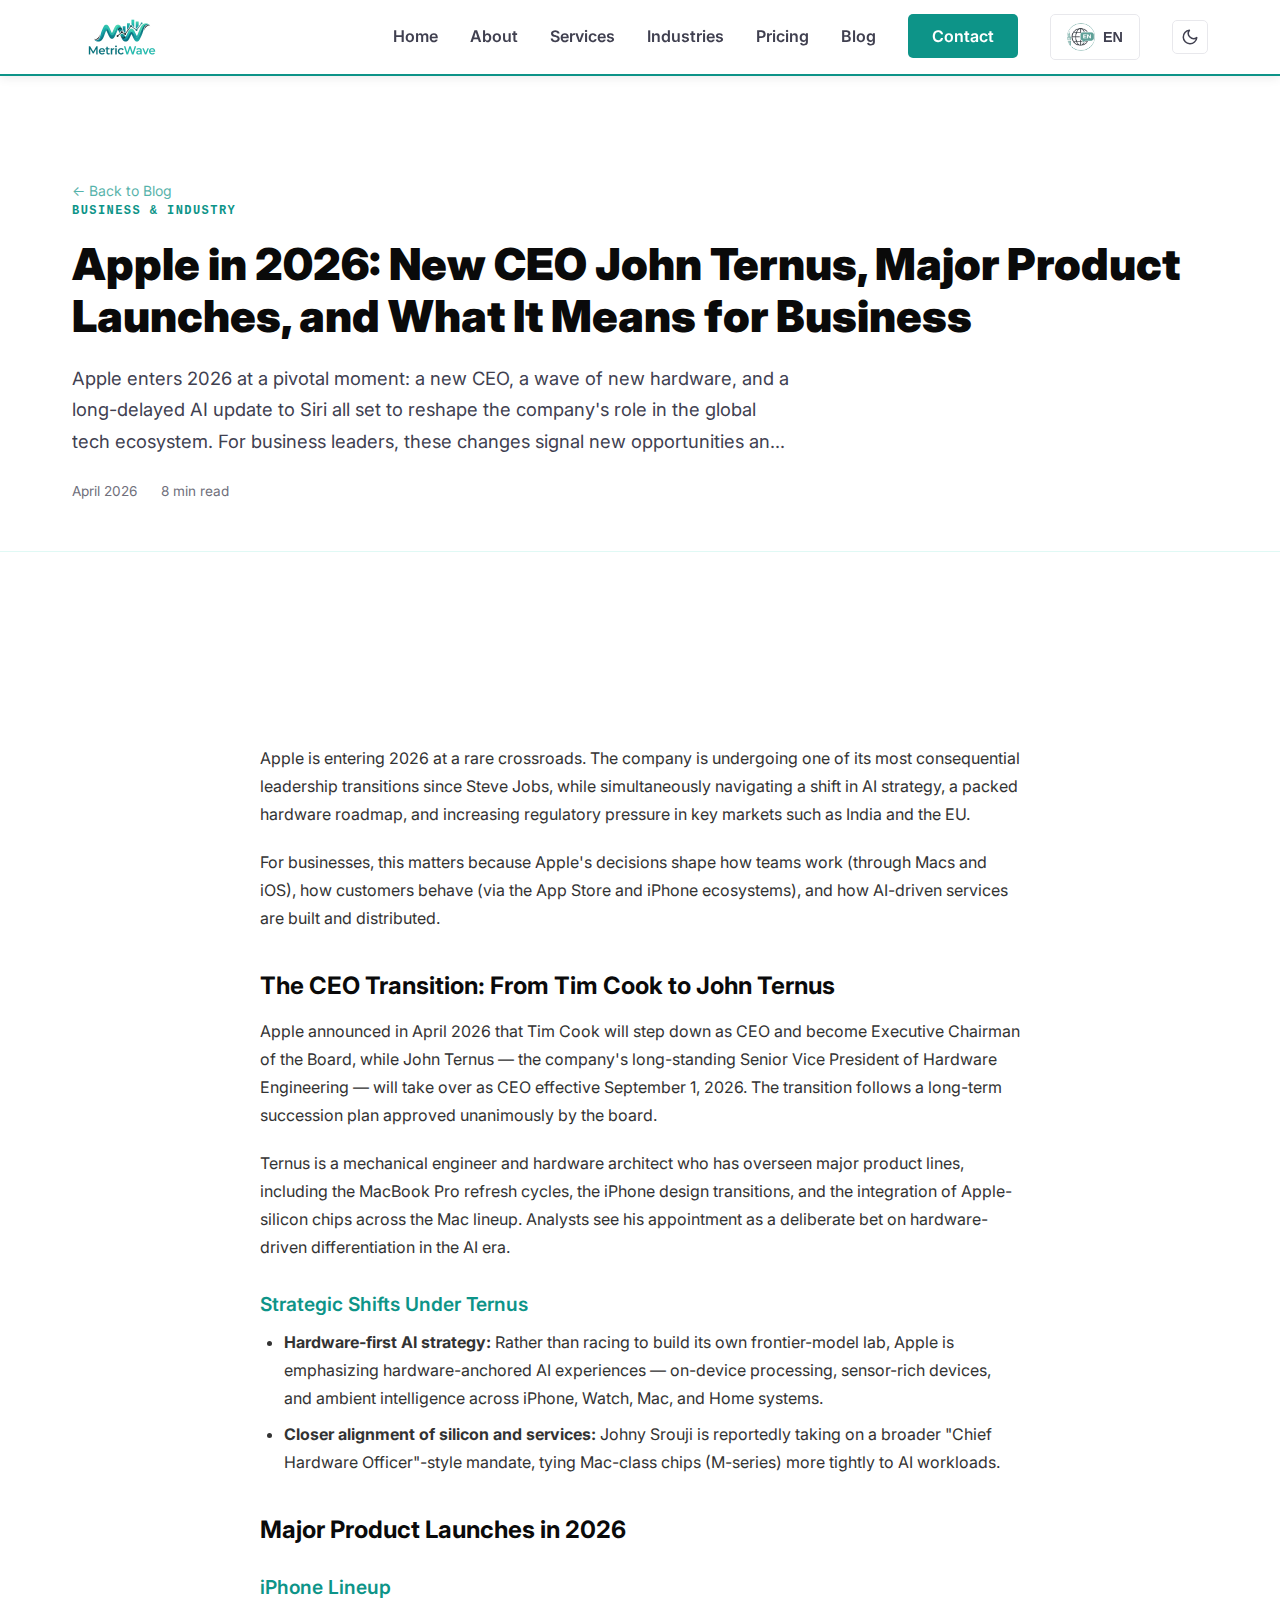
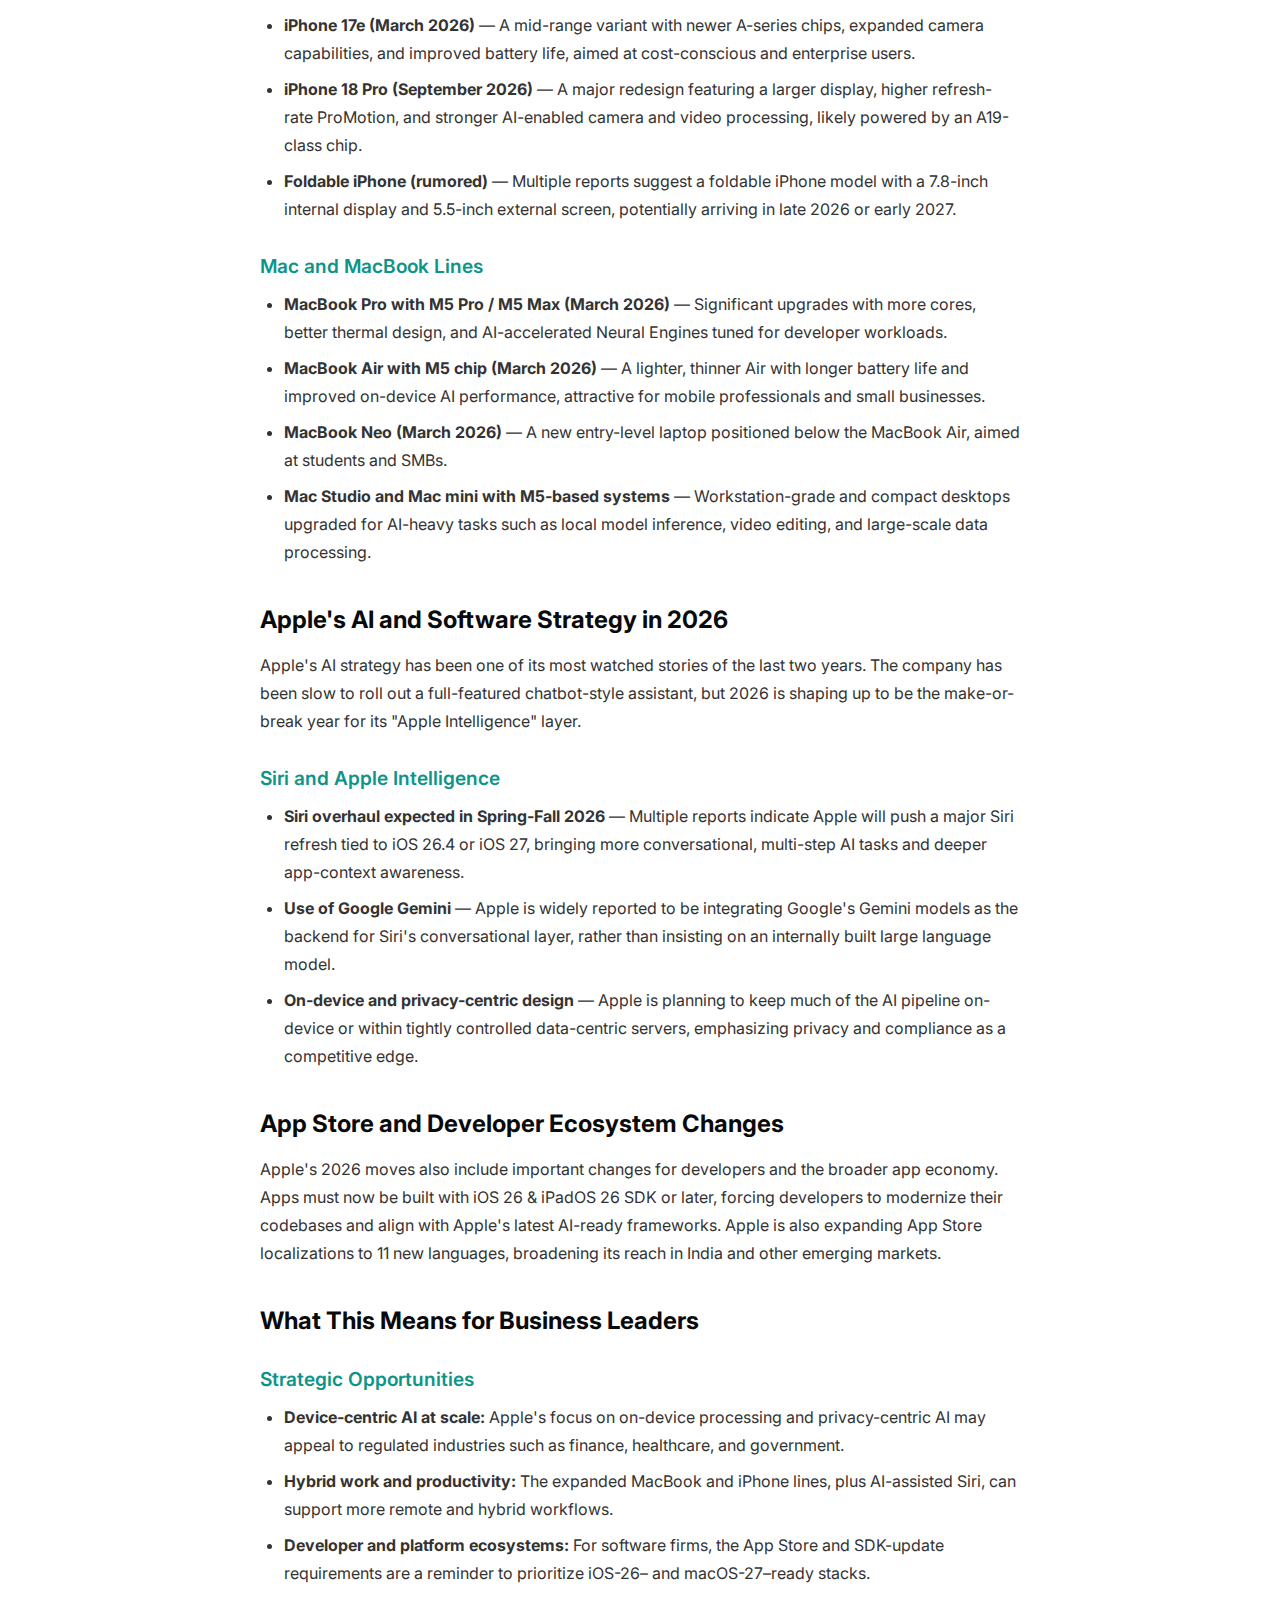
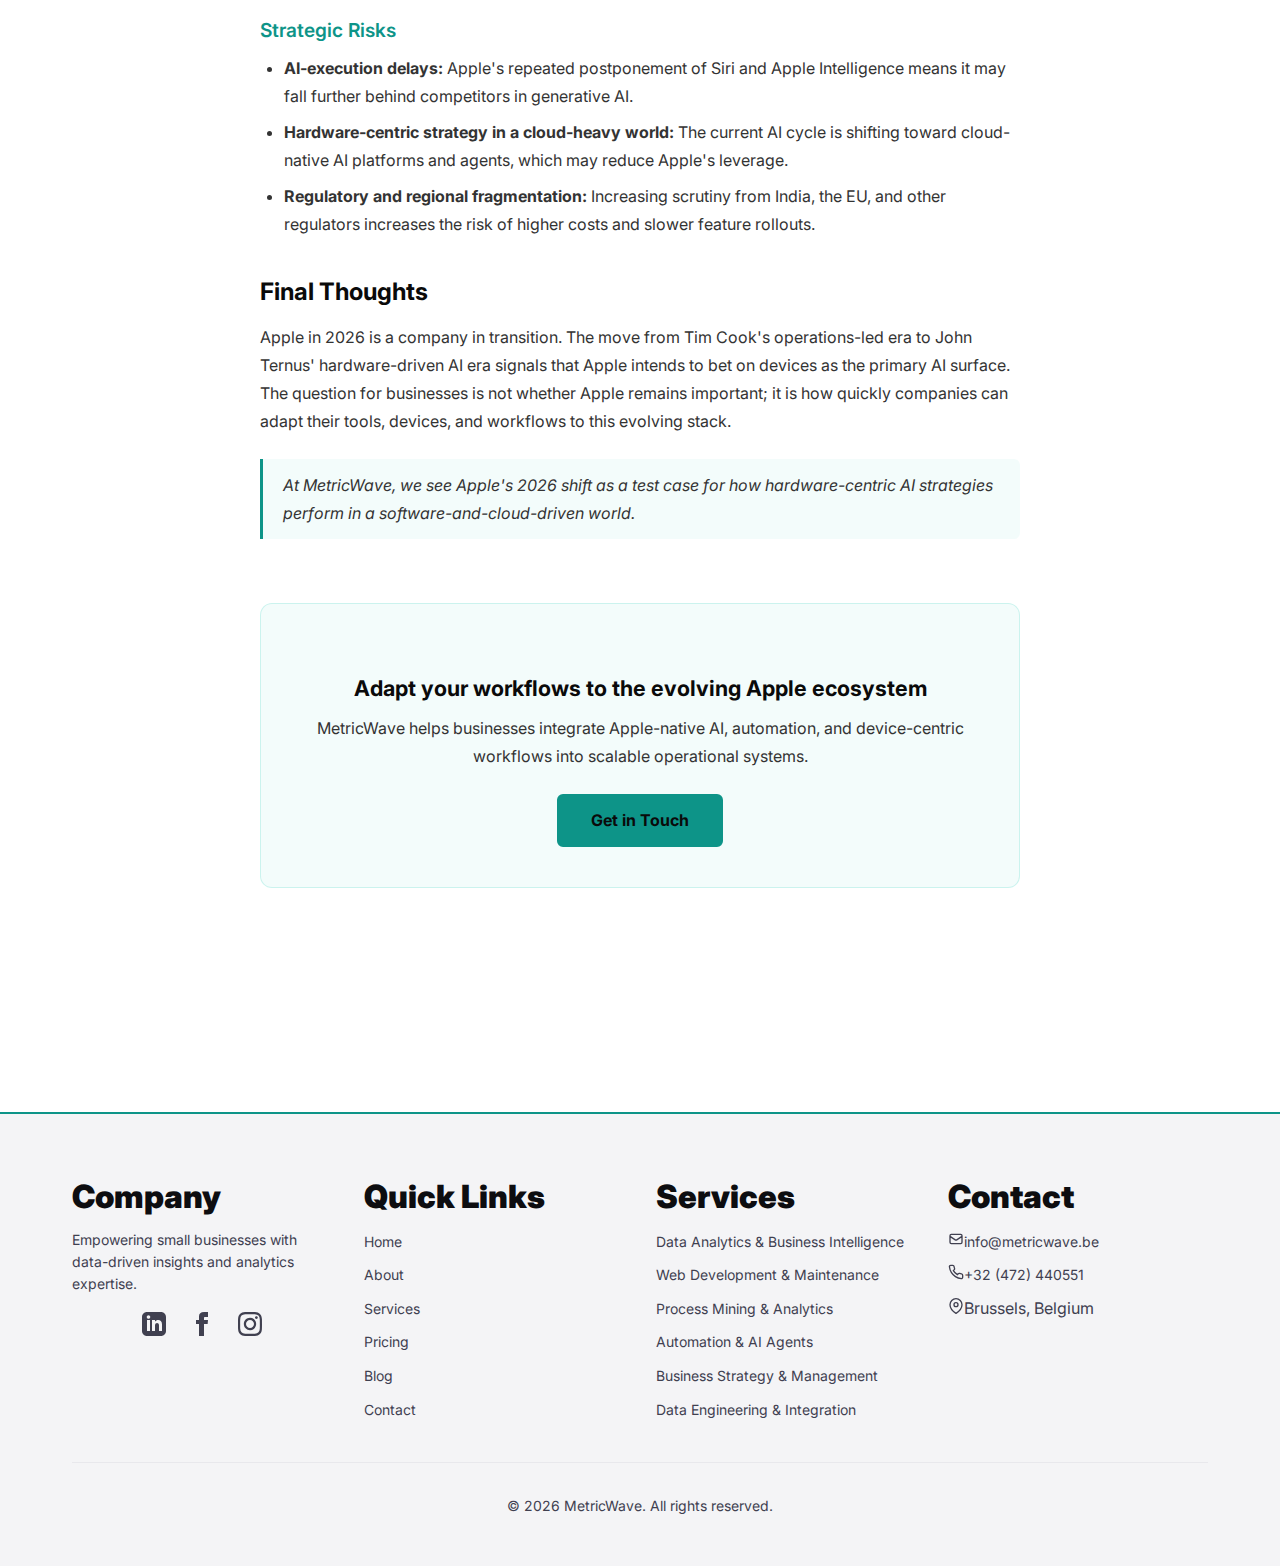
<file: blog-apple-2026-ceo-products-ai-business.html>
<!DOCTYPE html>
<html lang="en">
<head>
    <meta charset="UTF-8">
    <meta name="viewport" content="width=device-width, initial-scale=1.0">
    <meta name="description" content="Explore Apple's 2026 leadership shift from Tim Cook to John Ternus, plus the latest iPhone, Mac, AI features, and regulatory moves that matter for business leaders and tech professionals.">
    <link rel="canonical" href="https://metricwave.be/blog-apple-2026-ceo-products-ai-business.html">
    <title>Apple 2026: John Ternus, New Products, AI Strategy | MetricWave</title>
    <link rel="icon" type="image/png" href="mwlogo.png">
    <link rel="stylesheet" href="styles.css?v=8">
    <link rel="preconnect" href="https://fonts.googleapis.com">
    <link rel="preconnect" href="https://fonts.gstatic.com" crossorigin>
    <link href="https://fonts.googleapis.com/css2?family=Inter:wght@400;600;700;900&display=swap" rel="stylesheet">
    <script>
    (function(){var t=localStorage.getItem('theme')||'light';document.documentElement.setAttribute('data-theme',t);})();
    </script>
</head>
<body>
    <header class="header">
        <nav class="nav-container">
            <div class="logo"><a href="index.html"><img src="logo_mw_new.png?v=4" alt="MetricWave"></a></div>
            <button class="mobile-toggle" aria-label="Toggle menu"><span></span><span></span><span></span></button>
            <ul class="nav-links">
                <li><a href="index.html" data-i18n="nav.home">Home</a></li>
                <li><a href="about.html" data-i18n="nav.about">About</a></li>
                <li class="nav-dropdown">
                    <a href="services.html" data-i18n="nav.services">Services</a>
                    <ul class="nav-dropdown-menu">
                        <li><a href="services.html#data-analytics-bi" data-i18n="home.service1Title">Data Analytics &amp; Business Intelligence</a></li>
                        <li><a href="services.html#web-development" data-i18n="home.service2Title">Web Development &amp; Maintenance</a></li>
                        <li><a href="services.html#process-mining" data-i18n="home.service3Title">Process Mining &amp; Analytics</a></li>
                        <li><a href="services.html#automation-ai" data-i18n="home.service4Title">Automation &amp; AI Agents</a></li>
                        <li><a href="services.html#business-strategy" data-i18n="home.service5Title">Business Strategy &amp; Management</a></li>
                        <li><a href="services.html#data-engineering" data-i18n="home.service6Title">Data Engineering &amp; Integration</a></li>
                    </ul>
                </li>
                <li class="nav-dropdown">
                    <a href="industries.html">Industries</a>
                    <ul class="nav-dropdown-menu">
                        <li><a href="industries.html#logistics">Logistics &amp; Transportation</a></li>
                        <li><a href="industries.html#technology">Technology &amp; SaaS</a></li>
                        <li><a href="industries.html#gaming">Gaming &amp; Entertainment</a></li>
                        <li><a href="industries.html#government">Government &amp; Public Sector</a></li>
                        <li><a href="industries.html#education">Education &amp; Research</a></li>
                        <li><a href="industries.html#nonprofit">Non-Profit &amp; Social Impact</a></li>
                    </ul>
                </li>
                <li><a href="pricing.html" data-i18n="nav.pricing">Pricing</a></li>
                <li><a href="blog.html" data-i18n="nav.blog">Blog</a></li>
                <li><a href="contact.html" class="nav-cta" data-i18n="nav.contact">Contact</a></li>
                <li class="language-switcher">
                    <button class="lang-btn" aria-label="Language selector">
                        <img src="Logos_Languages/en_logo.png" alt="EN" class="lang-flag" id="current-flag">
                        <span class="current-lang">EN</span>
                    </button>
                    <ul class="lang-dropdown">
                        <li><button data-lang="en" data-flag="Logos_Languages/en_logo.png" class="active"><img src="Logos_Languages/en_logo.png" alt="EN" class="dropdown-flag">English</button></li>
                        <li><button data-lang="fr" data-flag="Logos_Languages/fr_logo.png"><img src="Logos_Languages/fr_logo.png" alt="FR" class="dropdown-flag">Français</button></li>
                        <li><button data-lang="nl" data-flag="Logos_Languages/nd_logo.png"><img src="Logos_Languages/nd_logo.png" alt="NL" class="dropdown-flag">Nederlands</button></li>
                        <li><button data-lang="ka" data-flag="Logos_Languages/ge_logo.png"><img src="Logos_Languages/ge_logo.png" alt="KA" class="dropdown-flag">ქართული</button></li>
                        <li><button data-lang="ru" data-flag="Logos_Languages/ru_logo.png"><img src="Logos_Languages/ru_logo.png" alt="RU" class="dropdown-flag">Русский</button></li>
                    </ul>
                </li>
                <li class="theme-toggle-item">
                    <button class="theme-toggle" id="theme-toggle" aria-label="Toggle light/dark mode">
                        <svg class="icon-sun" xmlns="http://www.w3.org/2000/svg" width="18" height="18" viewBox="0 0 24 24" fill="none" stroke="currentColor" stroke-width="2" stroke-linecap="round" stroke-linejoin="round"><circle cx="12" cy="12" r="5"/><line x1="12" y1="1" x2="12" y2="3"/><line x1="12" y1="21" x2="12" y2="23"/><line x1="4.22" y1="4.22" x2="5.64" y2="5.64"/><line x1="18.36" y1="18.36" x2="19.78" y2="19.78"/><line x1="1" y1="12" x2="3" y2="12"/><line x1="21" y1="12" x2="23" y2="12"/><line x1="4.22" y1="19.78" x2="5.64" y2="18.36"/><line x1="18.36" y1="5.64" x2="19.78" y2="4.22"/></svg>
                        <svg class="icon-moon" xmlns="http://www.w3.org/2000/svg" width="18" height="18" viewBox="0 0 24 24" fill="none" stroke="currentColor" stroke-width="2" stroke-linecap="round" stroke-linejoin="round"><path d="M21 12.79A9 9 0 1 1 11.21 3 7 7 0 0 0 21 12.79z"/></svg>
                    </button>
                </li>
            </ul>
        </nav>
    </header>

    <section class="blog-post-hero">
        <div class="container">
            <div class="blog-breadcrumb"><a href="blog.html">← Back to Blog</a></div>
            <span class="blog-category-label">BUSINESS &amp; INDUSTRY</span>
            <h1>Apple in 2026: New CEO John Ternus, Major Product Launches, and What It Means for Business</h1>
            <p class="blog-excerpt">Apple enters 2026 at a pivotal moment: a new CEO, a wave of new hardware, and a long-delayed AI update to Siri all set to reshape the company's role in the global tech ecosystem. For business leaders, these changes signal new opportunities and risks in AI, cloud services, and device-driven workflows.</p>
            <div class="blog-post-meta-bar">
                <span>April 2026</span>
                <span>8 min read</span>
            </div>
        </div>
    </section>

    <section class="blog-section">
        <div class="container">
            <div class="blog-post-content">

                <p>Apple is entering 2026 at a rare crossroads. The company is undergoing one of its most consequential leadership transitions since Steve Jobs, while simultaneously navigating a shift in AI strategy, a packed hardware roadmap, and increasing regulatory pressure in key markets such as India and the EU.</p>

                <p>For businesses, this matters because Apple's decisions shape how teams work (through Macs and iOS), how customers behave (via the App Store and iPhone ecosystems), and how AI-driven services are built and distributed.</p>

                <h2>The CEO Transition: From Tim Cook to John Ternus</h2>
                <p>Apple announced in April 2026 that Tim Cook will step down as CEO and become Executive Chairman of the Board, while John Ternus — the company's long-standing Senior Vice President of Hardware Engineering — will take over as CEO effective September 1, 2026. The transition follows a long-term succession plan approved unanimously by the board.</p>

                <p>Ternus is a mechanical engineer and hardware architect who has overseen major product lines, including the MacBook Pro refresh cycles, the iPhone design transitions, and the integration of Apple-silicon chips across the Mac lineup. Analysts see his appointment as a deliberate bet on hardware-driven differentiation in the AI era.</p>

                <h3>Strategic Shifts Under Ternus</h3>
                <ul>
                    <li><strong>Hardware-first AI strategy:</strong> Rather than racing to build its own frontier-model lab, Apple is emphasizing hardware-anchored AI experiences — on-device processing, sensor-rich devices, and ambient intelligence across iPhone, Watch, Mac, and Home systems.</li>
                    <li><strong>Closer alignment of silicon and services:</strong> Johny Srouji is reportedly taking on a broader "Chief Hardware Officer"-style mandate, tying Mac-class chips (M-series) more tightly to AI workloads.</li>
                </ul>

                <h2>Major Product Launches in 2026</h2>

                <h3>iPhone Lineup</h3>
                <ul>
                    <li><strong>iPhone 17e (March 2026)</strong> — A mid-range variant with newer A-series chips, expanded camera capabilities, and improved battery life, aimed at cost-conscious and enterprise users.</li>
                    <li><strong>iPhone 18 Pro (September 2026)</strong> — A major redesign featuring a larger display, higher refresh-rate ProMotion, and stronger AI-enabled camera and video processing, likely powered by an A19-class chip.</li>
                    <li><strong>Foldable iPhone (rumored)</strong> — Multiple reports suggest a foldable iPhone model with a 7.8-inch internal display and 5.5-inch external screen, potentially arriving in late 2026 or early 2027.</li>
                </ul>

                <h3>Mac and MacBook Lines</h3>
                <ul>
                    <li><strong>MacBook Pro with M5 Pro / M5 Max (March 2026)</strong> — Significant upgrades with more cores, better thermal design, and AI-accelerated Neural Engines tuned for developer workloads.</li>
                    <li><strong>MacBook Air with M5 chip (March 2026)</strong> — A lighter, thinner Air with longer battery life and improved on-device AI performance, attractive for mobile professionals and small businesses.</li>
                    <li><strong>MacBook Neo (March 2026)</strong> — A new entry-level laptop positioned below the MacBook Air, aimed at students and SMBs.</li>
                    <li><strong>Mac Studio and Mac mini with M5-based systems</strong> — Workstation-grade and compact desktops upgraded for AI-heavy tasks such as local model inference, video editing, and large-scale data processing.</li>
                </ul>

                <h2>Apple's AI and Software Strategy in 2026</h2>
                <p>Apple's AI strategy has been one of its most watched stories of the last two years. The company has been slow to roll out a full-featured chatbot-style assistant, but 2026 is shaping up to be the make-or-break year for its "Apple Intelligence" layer.</p>

                <h3>Siri and Apple Intelligence</h3>
                <ul>
                    <li><strong>Siri overhaul expected in Spring-Fall 2026</strong> — Multiple reports indicate Apple will push a major Siri refresh tied to iOS 26.4 or iOS 27, bringing more conversational, multi-step AI tasks and deeper app-context awareness.</li>
                    <li><strong>Use of Google Gemini</strong> — Apple is widely reported to be integrating Google's Gemini models as the backend for Siri's conversational layer, rather than insisting on an internally built large language model.</li>
                    <li><strong>On-device and privacy-centric design</strong> — Apple is planning to keep much of the AI pipeline on-device or within tightly controlled data-centric servers, emphasizing privacy and compliance as a competitive edge.</li>
                </ul>

                <h2>App Store and Developer Ecosystem Changes</h2>
                <p>Apple's 2026 moves also include important changes for developers and the broader app economy. Apps must now be built with iOS 26 &amp; iPadOS 26 SDK or later, forcing developers to modernize their codebases and align with Apple's latest AI-ready frameworks. Apple is also expanding App Store localizations to 11 new languages, broadening its reach in India and other emerging markets.</p>

                <h2>What This Means for Business Leaders</h2>

                <h3>Strategic Opportunities</h3>
                <ul>
                    <li><strong>Device-centric AI at scale:</strong> Apple's focus on on-device processing and privacy-centric AI may appeal to regulated industries such as finance, healthcare, and government.</li>
                    <li><strong>Hybrid work and productivity:</strong> The expanded MacBook and iPhone lines, plus AI-assisted Siri, can support more remote and hybrid workflows.</li>
                    <li><strong>Developer and platform ecosystems:</strong> For software firms, the App Store and SDK-update requirements are a reminder to prioritize iOS-26– and macOS-27–ready stacks.</li>
                </ul>

                <h3>Strategic Risks</h3>
                <ul>
                    <li><strong>AI-execution delays:</strong> Apple's repeated postponement of Siri and Apple Intelligence means it may fall further behind competitors in generative AI.</li>
                    <li><strong>Hardware-centric strategy in a cloud-heavy world:</strong> The current AI cycle is shifting toward cloud-native AI platforms and agents, which may reduce Apple's leverage.</li>
                    <li><strong>Regulatory and regional fragmentation:</strong> Increasing scrutiny from India, the EU, and other regulators increases the risk of higher costs and slower feature rollouts.</li>
                </ul>

                <h2>Final Thoughts</h2>
                <p>Apple in 2026 is a company in transition. The move from Tim Cook's operations-led era to John Ternus' hardware-driven AI era signals that Apple intends to bet on devices as the primary AI surface. The question for businesses is not whether Apple remains important; it is how quickly companies can adapt their tools, devices, and workflows to this evolving stack.</p>

                <blockquote>
                    <p>At MetricWave, we see Apple's 2026 shift as a test case for how hardware-centric AI strategies perform in a software-and-cloud-driven world.</p>
                </blockquote>

                <div class="blog-post-cta">
                    <h3>Adapt your workflows to the evolving Apple ecosystem</h3>
                    <p>MetricWave helps businesses integrate Apple-native AI, automation, and device-centric workflows into scalable operational systems.</p>
                    <a href="contact.html" class="btn-primary">Get in Touch</a>
                </div>

            </div>
        </div>
    </section>

    <footer class="footer">
        <div class="container">
            <div class="footer-grid">
                <div class="footer-col">
                    <h3 data-i18n="footer.company">Company</h3>
                    <p data-i18n="footer.description">Empowering small businesses with data-driven insights and analytics expertise.</p>
                    <div class="social-links">
                        <a href="https://www.linkedin.com/company/metricwave" target="_blank" aria-label="LinkedIn"><svg width="24" height="24" viewBox="0 0 24 24" fill="currentColor"><path d="M19 0h-14c-2.761 0-5 2.239-5 5v14c0 2.761 2.239 5 5 5h14c2.762 0 5-2.239 5-5v-14c0-2.761-2.238-5-5-5zm-11 19h-3v-11h3v11zm-1.5-12.268c-.966 0-1.75-.79-1.75-1.764s.784-1.764 1.75-1.764 1.75.79 1.75 1.764-.783 1.764-1.75 1.764zm13.5 12.268h-3v-5.604c0-3.368-4-3.113-4 0v5.604h-3v-11h3v1.765c1.396-2.586 7-2.777 7 2.476v6.759z"/></svg></a>
                        <a href="https://www.facebook.com/metricwave" target="_blank" aria-label="Facebook"><svg width="24" height="24" viewBox="0 0 24 24" fill="currentColor"><path d="M9 8h-3v4h3v12h5v-12h3.642l.358-4h-4v-1.667c0-.955.192-1.333 1.115-1.333h2.885v-5h-3.808c-3.596 0-5.192 1.583-5.192 4.615v3.385z"/></svg></a>
                        <a href="https://www.instagram.com/metricwave" target="_blank" aria-label="Instagram"><svg width="24" height="24" viewBox="0 0 24 24" fill="currentColor"><path d="M12 2.163c3.204 0 3.584.012 4.85.07 3.252.148 4.771 1.691 4.919 4.919.058 1.265.069 1.645.069 4.849 0 3.205-.012 3.584-.069 4.849-.149 3.225-1.664 4.771-4.919 4.919-1.266.058-1.644.07-4.85.07-3.204 0-3.584-.012-4.849-.07-3.26-.149-4.771-1.699-4.919-4.92-.058-1.265-.07-1.644-.07-4.849 0-3.204.013-3.583.07-4.849.149-3.227 1.664-4.771 4.919-4.919 1.266-.057 1.645-.069 4.849-.069zm0-2.163c-3.259 0-3.667.014-4.947.072-4.358.2-6.78 2.618-6.98 6.98-.059 1.281-.073 1.689-.073 4.948 0 3.259.014 3.668.072 4.948.2 4.358 2.618 6.78 6.98 6.98 1.281.058 1.689.072 4.948.072 3.259 0 3.668-.014 4.948-.072 4.354-.2 6.782-2.618 6.979-6.98.059-1.28.073-1.689.073-4.948 0-3.259-.014-3.667-.072-4.947-.196-4.354-2.617-6.78-6.979-6.98-1.281-.059-1.69-.073-4.949-.073zm0 5.838c-3.403 0-6.162 2.759-6.162 6.162s2.759 6.163 6.162 6.163 6.162-2.759 6.162-6.163c0-3.403-2.759-6.162-6.162-6.162zm0 10.162c-2.209 0-4-1.79-4-4 0-2.209 1.791-4 4-4s4 1.791 4 4c0 2.21-1.791 4-4 4zm6.406-11.845c-.796 0-1.441.645-1.441 1.44s.645 1.44 1.441 1.44c.795 0 1.439-.645 1.439-1.44s-.644-1.44-1.439-1.44z"/></svg></a>
                    </div>
                </div>
                <div class="footer-col"><h3 data-i18n="footer.quickLinks">Quick Links</h3><ul><li><a href="index.html" data-i18n="nav.home">Home</a></li><li><a href="about.html" data-i18n="nav.about">About</a></li><li><a href="services.html" data-i18n="nav.services">Services</a></li><li><a href="pricing.html" data-i18n="nav.pricing">Pricing</a></li><li><a href="blog.html" data-i18n="nav.blog">Blog</a></li><li><a href="contact.html" data-i18n="nav.contact">Contact</a></li></ul></div>
                <div class="footer-col"><h3 data-i18n="footer.servicesTitle">Services</h3><ul><li><a href="services.html#data-analytics-bi" data-i18n="home.service1Title">Data Analytics &amp; Business Intelligence</a></li><li><a href="services.html#web-development" data-i18n="home.service2Title">Web Development &amp; Maintenance</a></li><li><a href="services.html#process-mining" data-i18n="home.service3Title">Process Mining &amp; Analytics</a></li><li><a href="services.html#automation-ai" data-i18n="home.service4Title">Automation &amp; AI Agents</a></li><li><a href="services.html#business-strategy" data-i18n="home.service5Title">Business Strategy &amp; Management</a></li><li><a href="services.html#data-engineering" data-i18n="home.service6Title">Data Engineering &amp; Integration</a></li></ul></div>
                <div class="footer-col"><h3 data-i18n="footer.contactTitle">Contact</h3><ul class="contact-info"><li><svg width="16" height="16" viewBox="0 0 24 24" fill="none" stroke="currentColor" stroke-width="2"><path d="M3 8l7.89 5.26a2 2 0 002.22 0L21 8M5 19h14a2 2 0 002-2V7a2 2 0 00-2-2H5a2 2 0 00-2 2v10a2 2 0 002 2z"/></svg><a href="mailto:info@metricwave.be">info@metricwave.be</a></li><li><svg width="16" height="16" viewBox="0 0 24 24" fill="none" stroke="currentColor" stroke-width="2"><path d="M22 16.92v3a2 2 0 01-2.18 2 19.79 19.79 0 01-8.63-3.07 19.5 19.5 0 01-6-6 19.79 19.79 0 01-3.07-8.67A2 2 0 014.11 2h3a2 2 0 012 1.72 12.84 12.84 0 00.7 2.81 2 2 0 01-.45 2.11L8.09 9.91a16 16 0 006 6l1.27-1.27a2 2 0 012.11-.45 12.84 12.84 0 002.81.7A2 2 0 0122 16.92z"/></svg><a href="tel:+32472440551">+32 (472) 440551</a></li><li><svg width="16" height="16" viewBox="0 0 24 24" fill="none" stroke="currentColor" stroke-width="2"><path d="M21 10c0 7-9 13-9 13s-9-6-9-13a9 9 0 0118 0z"/><circle cx="12" cy="10" r="3"/></svg><span>Brussels, Belgium</span></li></ul></div>
            </div>
            <div class="footer-bottom"><p>&copy; 2026 MetricWave. <span data-i18n="footer.rights">All rights reserved.</span></p></div>
        </div>
    </footer>

    <div id="cookie-consent-banner" class="cookie-consent-banner"><div class="container"><div class="cookie-banner-content"><div class="cookie-banner-text"><h3>We Value Your Privacy</h3><p>We use cookies to enhance your browsing experience, analyze site traffic, and personalize content. By clicking "Accept All", you consent to our use of cookies. <a href="cookie-policy.html">Learn more</a></p></div><div class="cookie-banner-actions"><button id="cookie-accept-all" class="cookie-btn cookie-btn-accept">Accept All</button><button id="cookie-necessary-only" class="cookie-btn cookie-btn-necessary">Necessary Only</button><button id="cookie-customize" class="cookie-btn cookie-btn-customize">Customize</button></div></div></div></div>
    <div id="cookie-modal" class="cookie-modal"><div class="cookie-modal-content"><div class="cookie-modal-header"><h2>Cookie Preferences</h2><button id="cookie-modal-close" class="cookie-modal-close" aria-label="Close">&times;</button></div><div class="cookie-category"><div class="cookie-category-header"><h3>Necessary Cookies</h3><label class="cookie-toggle"><input type="checkbox" checked disabled><span class="cookie-toggle-slider"></span></label></div><p class="cookie-category-description">Essential cookies required for the website to function.</p></div><div class="cookie-category"><div class="cookie-category-header"><h3>Analytics Cookies</h3><label class="cookie-toggle"><input type="checkbox" id="cookie-analytics"><span class="cookie-toggle-slider"></span></label></div><p class="cookie-category-description">Help us understand how visitors interact with our website.</p></div><div class="cookie-category"><div class="cookie-category-header"><h3>Marketing Cookies</h3><label class="cookie-toggle"><input type="checkbox" id="cookie-marketing"><span class="cookie-toggle-slider"></span></label></div><p class="cookie-category-description">Used to track visitors across websites to display relevant advertisements.</p></div><div class="cookie-modal-actions"><button id="cookie-save-preferences" class="cookie-btn cookie-btn-accept">Save Preferences</button></div></div></div>

    <script src="translations.js?v=2"></script>
    <script src="cookie-consent.js"></script>
    <script src="script.js"></script>
</body>
</html>
</file>
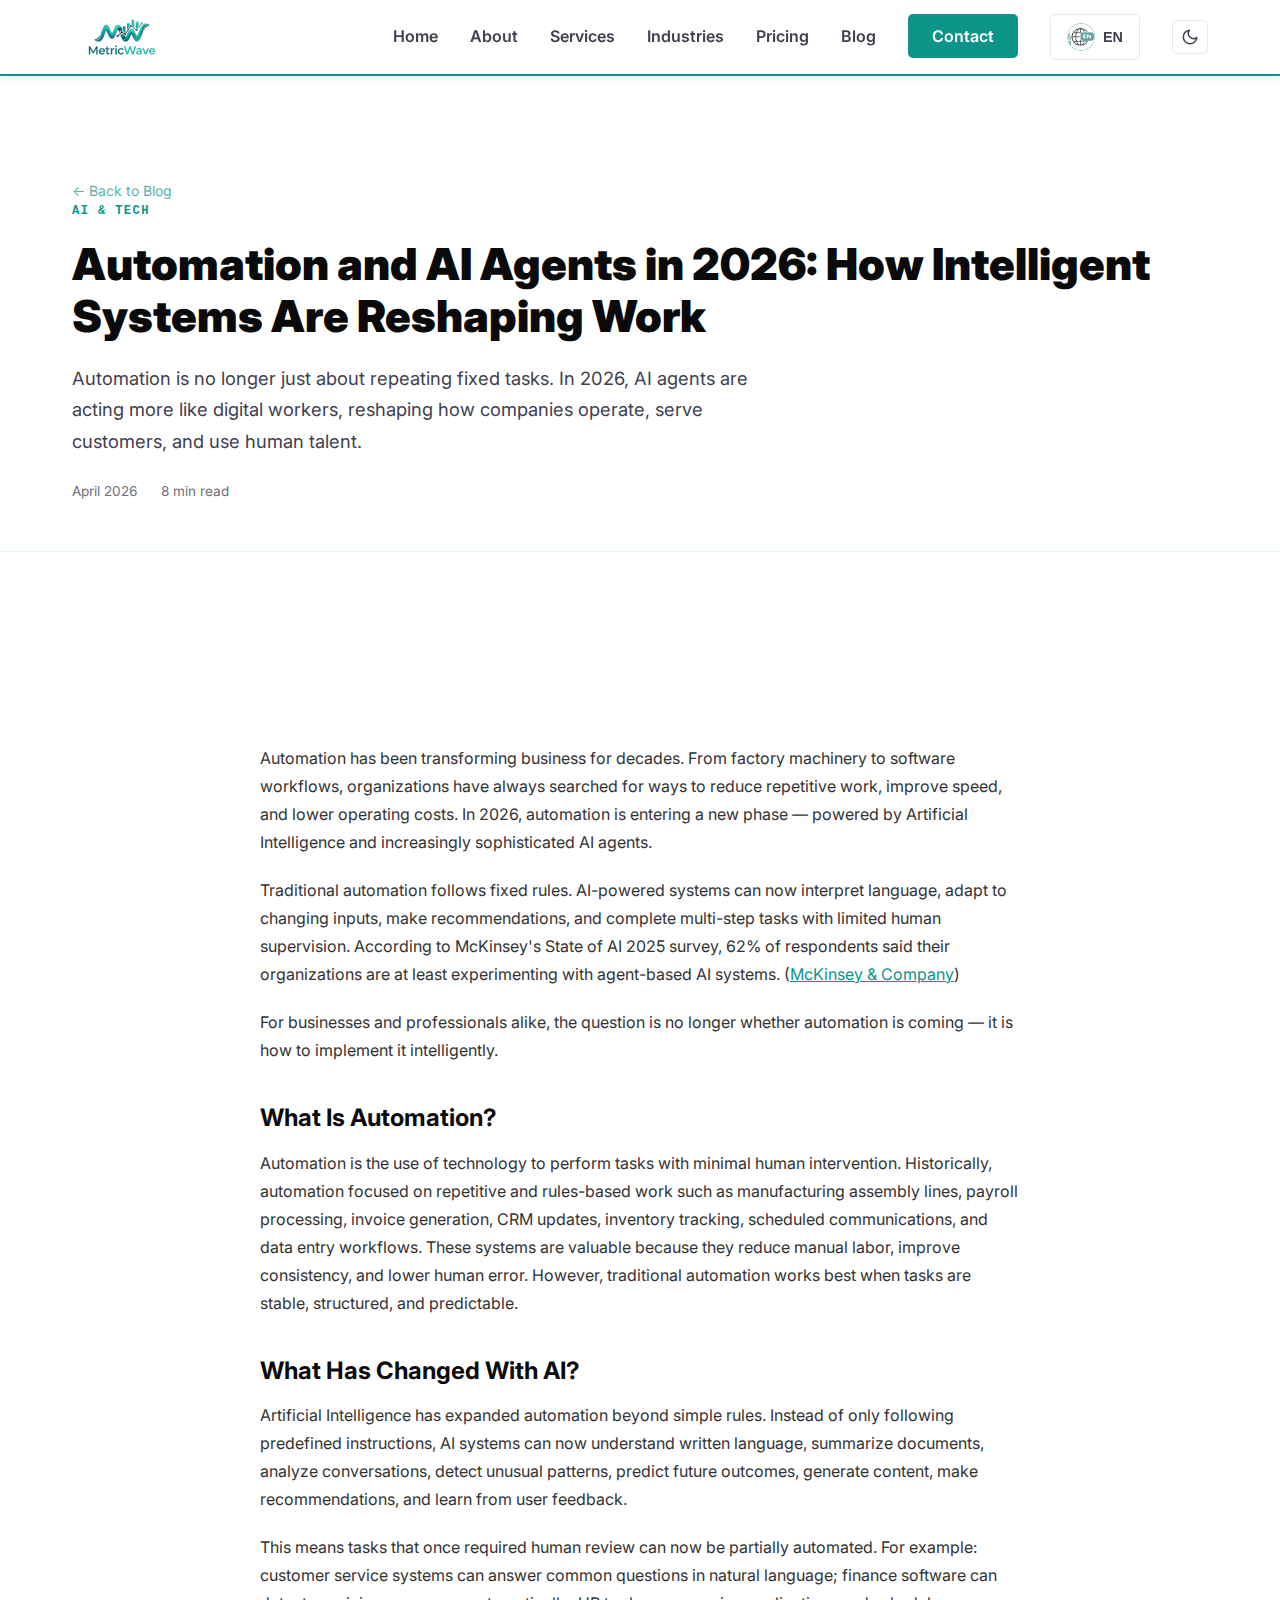
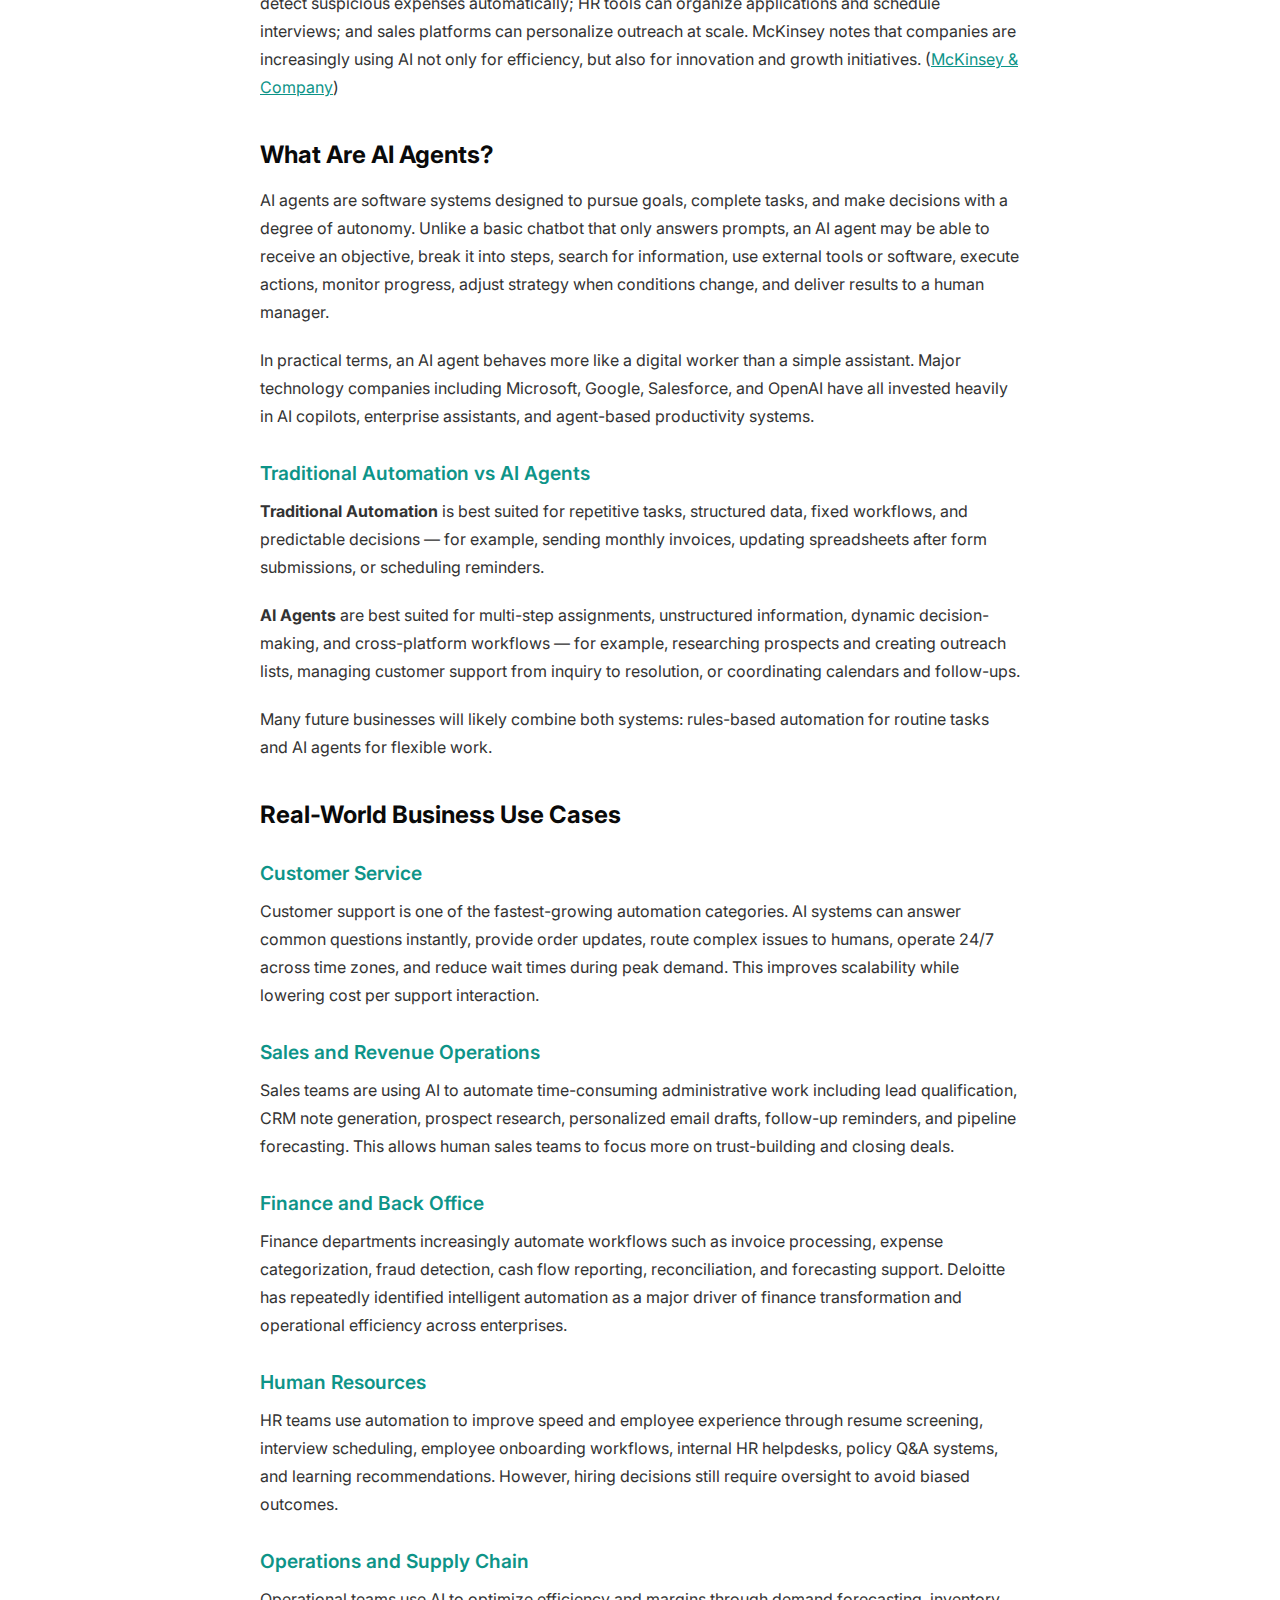
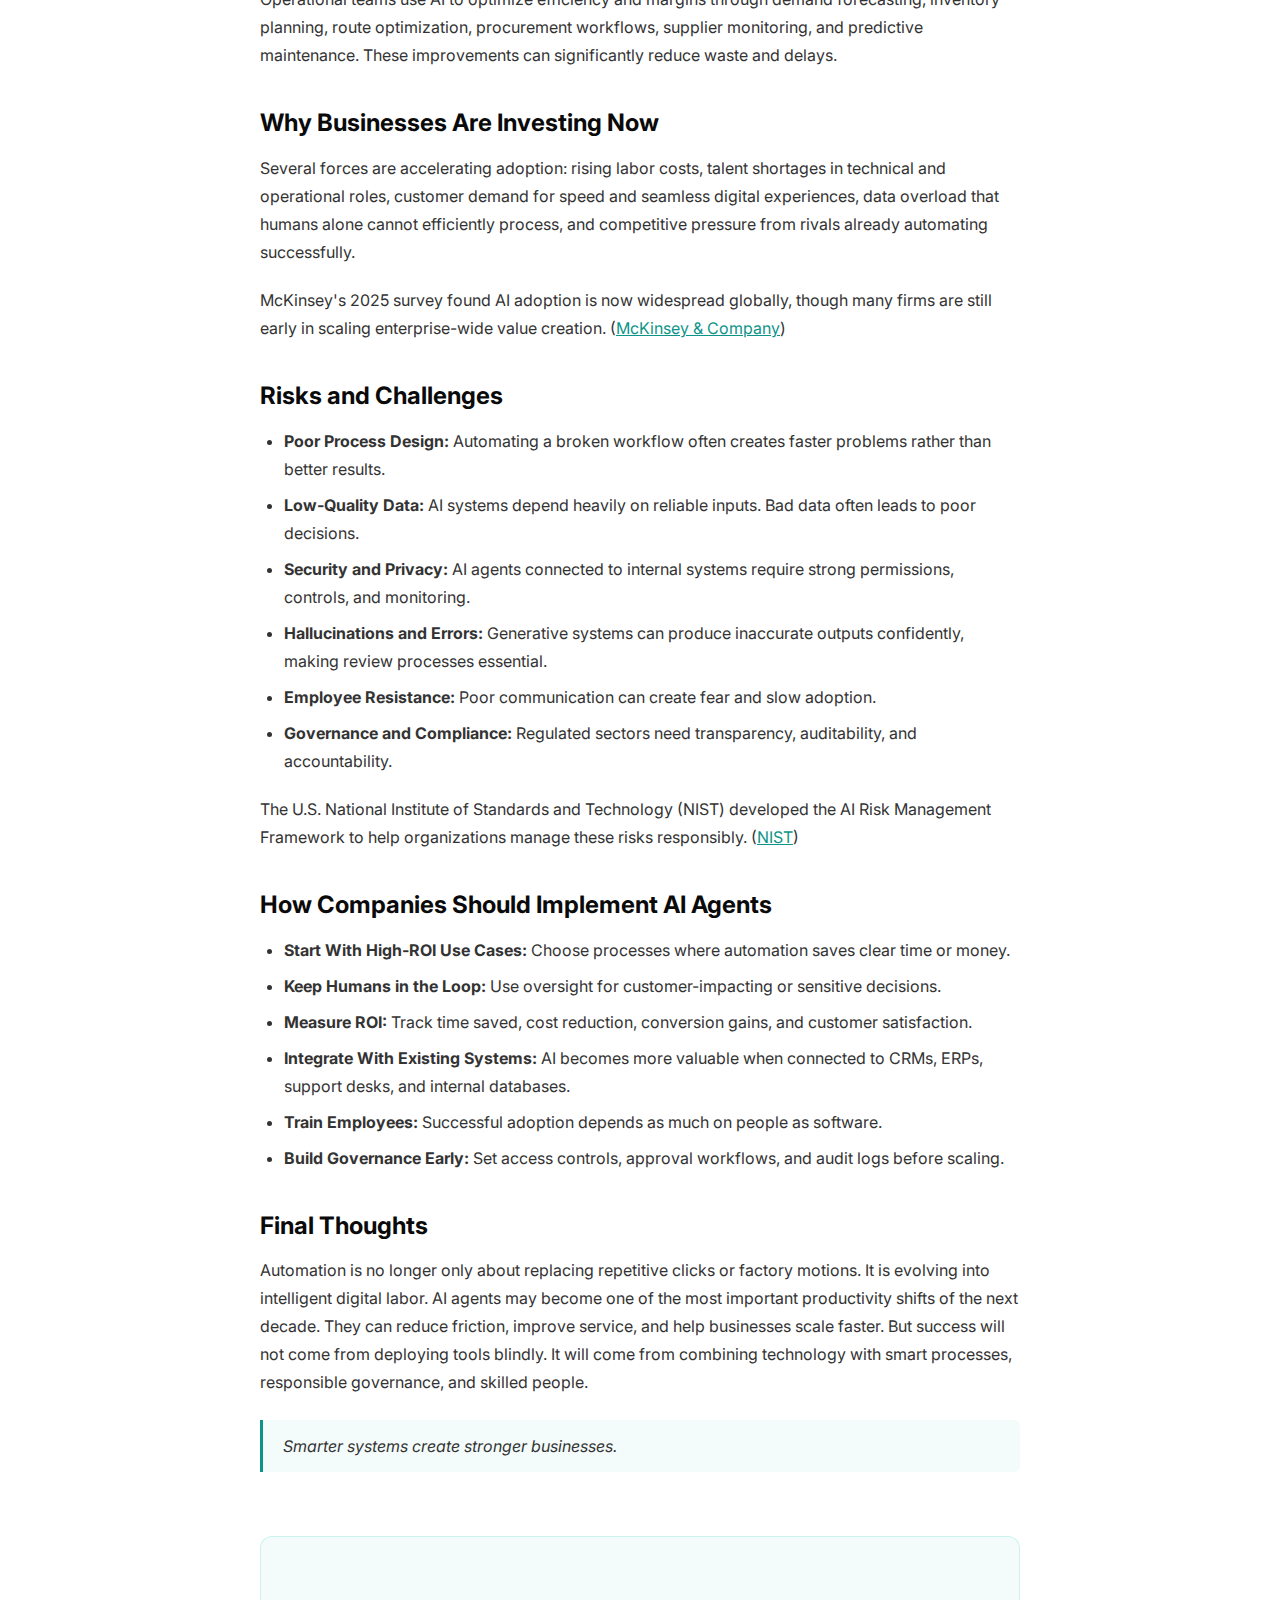
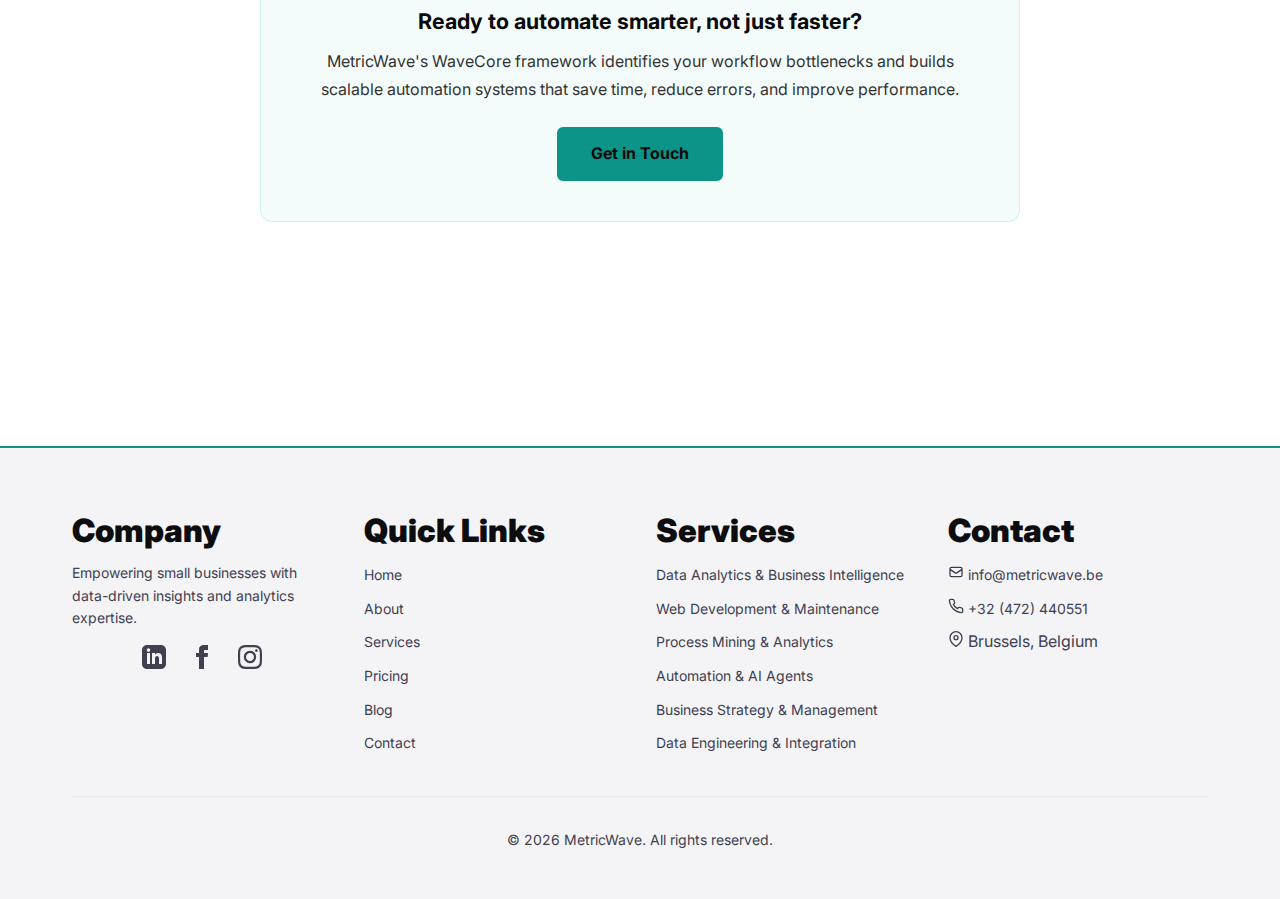
<file: blog-automation-ai-agents-2026-work-reshaping.html>
<!DOCTYPE html>
<html lang="en">
<head>
    <meta charset="UTF-8">
    <meta name="viewport" content="width=device-width, initial-scale=1.0">
    <meta name="description" content="Automation in 2026 is being powered by AI agents that can handle complex, multi-step tasks. See how intelligent systems are reshaping work, efficiency, and business operations.">
    <link rel="canonical" href="https://metricwave.be/blog-automation-ai-agents-2026-work-reshaping.html">
    <title>Automation and AI Agents in 2026: How Work Is Changing | MetricWave</title>
    <link rel="icon" type="image/png" href="mwlogo.png">
    <link rel="stylesheet" href="styles.css?v=8">
    <link rel="preconnect" href="https://fonts.googleapis.com">
    <link rel="preconnect" href="https://fonts.gstatic.com" crossorigin>
    <link href="https://fonts.googleapis.com/css2?family=Inter:wght@400;600;700;900&display=swap" rel="stylesheet">
    <script>
    (function(){var t=localStorage.getItem('theme')||'light';document.documentElement.setAttribute('data-theme',t);})();
    </script>
</head>
<body>
    <!-- Sticky Navigation -->
    <header class="header">
        <nav class="nav-container">
            <div class="logo">
                <a href="index.html">
                    <img src="logo_mw_new.png?v=4" alt="MetricWave">
                </a>
            </div>
            <button class="mobile-toggle" aria-label="Toggle menu">
                <span></span>
                <span></span>
                <span></span>
            </button>
            <ul class="nav-links">
                <li><a href="index.html" data-i18n="nav.home">Home</a></li>
                <li><a href="about.html" data-i18n="nav.about">About</a></li>
                <li class="nav-dropdown">
                    <a href="services.html" data-i18n="nav.services">Services</a>
                    <ul class="nav-dropdown-menu">
                        <li><a href="services.html#data-analytics-bi" data-i18n="home.service1Title">Data Analytics &amp; Business Intelligence</a></li>
                        <li><a href="services.html#web-development" data-i18n="home.service2Title">Web Development &amp; Maintenance</a></li>
                        <li><a href="services.html#process-mining" data-i18n="home.service3Title">Process Mining &amp; Analytics</a></li>
                        <li><a href="services.html#automation-ai" data-i18n="home.service4Title">Automation &amp; AI Agents</a></li>
                        <li><a href="services.html#business-strategy" data-i18n="home.service5Title">Business Strategy &amp; Management</a></li>
                        <li><a href="services.html#data-engineering" data-i18n="home.service6Title">Data Engineering &amp; Integration</a></li>
                    </ul>
                </li>
                <li class="nav-dropdown">
                    <a href="industries.html">Industries</a>
                    <ul class="nav-dropdown-menu">
                        <li><a href="industries.html#logistics">Logistics &amp; Transportation</a></li>
                        <li><a href="industries.html#technology">Technology &amp; SaaS</a></li>
                        <li><a href="industries.html#gaming">Gaming &amp; Entertainment</a></li>
                        <li><a href="industries.html#government">Government &amp; Public Sector</a></li>
                        <li><a href="industries.html#education">Education &amp; Research</a></li>
                        <li><a href="industries.html#nonprofit">Non-Profit &amp; Social Impact</a></li>
                    </ul>
                </li>
                <li><a href="pricing.html" data-i18n="nav.pricing">Pricing</a></li>
                <li><a href="blog.html" data-i18n="nav.blog">Blog</a></li>
                <li><a href="contact.html" class="nav-cta" data-i18n="nav.contact">Contact</a></li>
                <li class="language-switcher">
                    <button class="lang-btn" aria-label="Language selector">
                        <img src="Logos_Languages/en_logo.png" alt="EN" class="lang-flag" id="current-flag">
                        <span class="current-lang">EN</span>
                    </button>
                    <ul class="lang-dropdown">
                        <li><button data-lang="en" data-flag="Logos_Languages/en_logo.png" class="active"><img src="Logos_Languages/en_logo.png" alt="EN" class="dropdown-flag">English</button></li>
                        <li><button data-lang="fr" data-flag="Logos_Languages/fr_logo.png"><img src="Logos_Languages/fr_logo.png" alt="FR" class="dropdown-flag">Français</button></li>
                        <li><button data-lang="nl" data-flag="Logos_Languages/nd_logo.png"><img src="Logos_Languages/nd_logo.png" alt="NL" class="dropdown-flag">Nederlands</button></li>
                        <li><button data-lang="ka" data-flag="Logos_Languages/ge_logo.png"><img src="Logos_Languages/ge_logo.png" alt="KA" class="dropdown-flag">ქართული</button></li>
                        <li><button data-lang="ru" data-flag="Logos_Languages/ru_logo.png"><img src="Logos_Languages/ru_logo.png" alt="RU" class="dropdown-flag">Русский</button></li>
                    </ul>
                </li>
                <li class="theme-toggle-item">
                    <button class="theme-toggle" id="theme-toggle" aria-label="Toggle light/dark mode">
                        <svg class="icon-sun" xmlns="http://www.w3.org/2000/svg" width="18" height="18" viewBox="0 0 24 24" fill="none" stroke="currentColor" stroke-width="2" stroke-linecap="round" stroke-linejoin="round"><circle cx="12" cy="12" r="5"/><line x1="12" y1="1" x2="12" y2="3"/><line x1="12" y1="21" x2="12" y2="23"/><line x1="4.22" y1="4.22" x2="5.64" y2="5.64"/><line x1="18.36" y1="18.36" x2="19.78" y2="19.78"/><line x1="1" y1="12" x2="3" y2="12"/><line x1="21" y1="12" x2="23" y2="12"/><line x1="4.22" y1="19.78" x2="5.64" y2="18.36"/><line x1="18.36" y1="5.64" x2="19.78" y2="4.22"/></svg>
                        <svg class="icon-moon" xmlns="http://www.w3.org/2000/svg" width="18" height="18" viewBox="0 0 24 24" fill="none" stroke="currentColor" stroke-width="2" stroke-linecap="round" stroke-linejoin="round"><path d="M21 12.79A9 9 0 1 1 11.21 3 7 7 0 0 0 21 12.79z"/></svg>
                    </button>
                </li>
            </ul>
        </nav>
    </header>

    <!-- Blog Post Hero -->
    <section class="blog-post-hero">
        <div class="container">
            <div class="blog-breadcrumb">
                <a href="blog.html">← Back to Blog</a>
            </div>
            <span class="blog-category-label">AI &amp; TECH</span>
            <h1>Automation and AI Agents in 2026: How Intelligent Systems Are Reshaping Work</h1>
            <p class="blog-excerpt">Automation is no longer just about repeating fixed tasks. In 2026, AI agents are acting more like digital workers, reshaping how companies operate, serve customers, and use human talent.</p>
            <div class="blog-post-meta-bar">
                <span>April 2026</span>
                <span>8 min read</span>
            </div>
        </div>
    </section>

    <!-- Blog Post Content -->
    <section class="blog-section">
        <div class="container">
            <div class="blog-post-content">

                <p>Automation has been transforming business for decades. From factory machinery to software workflows, organizations have always searched for ways to reduce repetitive work, improve speed, and lower operating costs. In 2026, automation is entering a new phase — powered by Artificial Intelligence and increasingly sophisticated AI agents.</p>

                <p>Traditional automation follows fixed rules. AI-powered systems can now interpret language, adapt to changing inputs, make recommendations, and complete multi-step tasks with limited human supervision. According to McKinsey's State of AI 2025 survey, 62% of respondents said their organizations are at least experimenting with agent-based AI systems. (<a href="https://www.mckinsey.com/capabilities/quantumblack/our-insights/the-state-of-ai" target="_blank" rel="noopener">McKinsey &amp; Company</a>)</p>

                <p>For businesses and professionals alike, the question is no longer whether automation is coming — it is how to implement it intelligently.</p>

                <h2>What Is Automation?</h2>
                <p>Automation is the use of technology to perform tasks with minimal human intervention. Historically, automation focused on repetitive and rules-based work such as manufacturing assembly lines, payroll processing, invoice generation, CRM updates, inventory tracking, scheduled communications, and data entry workflows. These systems are valuable because they reduce manual labor, improve consistency, and lower human error. However, traditional automation works best when tasks are stable, structured, and predictable.</p>

                <h2>What Has Changed With AI?</h2>
                <p>Artificial Intelligence has expanded automation beyond simple rules. Instead of only following predefined instructions, AI systems can now understand written language, summarize documents, analyze conversations, detect unusual patterns, predict future outcomes, generate content, make recommendations, and learn from user feedback.</p>

                <p>This means tasks that once required human review can now be partially automated. For example: customer service systems can answer common questions in natural language; finance software can detect suspicious expenses automatically; HR tools can organize applications and schedule interviews; and sales platforms can personalize outreach at scale. McKinsey notes that companies are increasingly using AI not only for efficiency, but also for innovation and growth initiatives. (<a href="https://www.mckinsey.com/capabilities/quantumblack/our-insights/the-state-of-ai" target="_blank" rel="noopener">McKinsey &amp; Company</a>)</p>

                <h2>What Are AI Agents?</h2>
                <p>AI agents are software systems designed to pursue goals, complete tasks, and make decisions with a degree of autonomy. Unlike a basic chatbot that only answers prompts, an AI agent may be able to receive an objective, break it into steps, search for information, use external tools or software, execute actions, monitor progress, adjust strategy when conditions change, and deliver results to a human manager.</p>

                <p>In practical terms, an AI agent behaves more like a digital worker than a simple assistant. Major technology companies including Microsoft, Google, Salesforce, and OpenAI have all invested heavily in AI copilots, enterprise assistants, and agent-based productivity systems.</p>

                <h3>Traditional Automation vs AI Agents</h3>
                <p><strong>Traditional Automation</strong> is best suited for repetitive tasks, structured data, fixed workflows, and predictable decisions — for example, sending monthly invoices, updating spreadsheets after form submissions, or scheduling reminders.</p>
                <p><strong>AI Agents</strong> are best suited for multi-step assignments, unstructured information, dynamic decision-making, and cross-platform workflows — for example, researching prospects and creating outreach lists, managing customer support from inquiry to resolution, or coordinating calendars and follow-ups.</p>
                <p>Many future businesses will likely combine both systems: rules-based automation for routine tasks and AI agents for flexible work.</p>

                <h2>Real-World Business Use Cases</h2>

                <h3>Customer Service</h3>
                <p>Customer support is one of the fastest-growing automation categories. AI systems can answer common questions instantly, provide order updates, route complex issues to humans, operate 24/7 across time zones, and reduce wait times during peak demand. This improves scalability while lowering cost per support interaction.</p>

                <h3>Sales and Revenue Operations</h3>
                <p>Sales teams are using AI to automate time-consuming administrative work including lead qualification, CRM note generation, prospect research, personalized email drafts, follow-up reminders, and pipeline forecasting. This allows human sales teams to focus more on trust-building and closing deals.</p>

                <h3>Finance and Back Office</h3>
                <p>Finance departments increasingly automate workflows such as invoice processing, expense categorization, fraud detection, cash flow reporting, reconciliation, and forecasting support. Deloitte has repeatedly identified intelligent automation as a major driver of finance transformation and operational efficiency across enterprises.</p>

                <h3>Human Resources</h3>
                <p>HR teams use automation to improve speed and employee experience through resume screening, interview scheduling, employee onboarding workflows, internal HR helpdesks, policy Q&amp;A systems, and learning recommendations. However, hiring decisions still require oversight to avoid biased outcomes.</p>

                <h3>Operations and Supply Chain</h3>
                <p>Operational teams use AI to optimize efficiency and margins through demand forecasting, inventory planning, route optimization, procurement workflows, supplier monitoring, and predictive maintenance. These improvements can significantly reduce waste and delays.</p>

                <h2>Why Businesses Are Investing Now</h2>
                <p>Several forces are accelerating adoption: rising labor costs, talent shortages in technical and operational roles, customer demand for speed and seamless digital experiences, data overload that humans alone cannot efficiently process, and competitive pressure from rivals already automating successfully.</p>

                <p>McKinsey's 2025 survey found AI adoption is now widespread globally, though many firms are still early in scaling enterprise-wide value creation. (<a href="https://www.mckinsey.com/capabilities/quantumblack/our-insights/the-state-of-ai" target="_blank" rel="noopener">McKinsey &amp; Company</a>)</p>

                <h2>Risks and Challenges</h2>
                <ul>
                    <li><strong>Poor Process Design:</strong> Automating a broken workflow often creates faster problems rather than better results.</li>
                    <li><strong>Low-Quality Data:</strong> AI systems depend heavily on reliable inputs. Bad data often leads to poor decisions.</li>
                    <li><strong>Security and Privacy:</strong> AI agents connected to internal systems require strong permissions, controls, and monitoring.</li>
                    <li><strong>Hallucinations and Errors:</strong> Generative systems can produce inaccurate outputs confidently, making review processes essential.</li>
                    <li><strong>Employee Resistance:</strong> Poor communication can create fear and slow adoption.</li>
                    <li><strong>Governance and Compliance:</strong> Regulated sectors need transparency, auditability, and accountability.</li>
                </ul>
                <p>The U.S. National Institute of Standards and Technology (NIST) developed the AI Risk Management Framework to help organizations manage these risks responsibly. (<a href="https://www.nist.gov/artificial-intelligence" target="_blank" rel="noopener">NIST</a>)</p>

                <h2>How Companies Should Implement AI Agents</h2>
                <ul>
                    <li><strong>Start With High-ROI Use Cases:</strong> Choose processes where automation saves clear time or money.</li>
                    <li><strong>Keep Humans in the Loop:</strong> Use oversight for customer-impacting or sensitive decisions.</li>
                    <li><strong>Measure ROI:</strong> Track time saved, cost reduction, conversion gains, and customer satisfaction.</li>
                    <li><strong>Integrate With Existing Systems:</strong> AI becomes more valuable when connected to CRMs, ERPs, support desks, and internal databases.</li>
                    <li><strong>Train Employees:</strong> Successful adoption depends as much on people as software.</li>
                    <li><strong>Build Governance Early:</strong> Set access controls, approval workflows, and audit logs before scaling.</li>
                </ul>

                <h2>Final Thoughts</h2>
                <p>Automation is no longer only about replacing repetitive clicks or factory motions. It is evolving into intelligent digital labor. AI agents may become one of the most important productivity shifts of the next decade. They can reduce friction, improve service, and help businesses scale faster. But success will not come from deploying tools blindly. It will come from combining technology with smart processes, responsible governance, and skilled people.</p>

                <blockquote>
                    <p>Smarter systems create stronger businesses.</p>
                </blockquote>

                <div class="blog-post-cta">
                    <h3>Ready to automate smarter, not just faster?</h3>
                    <p>MetricWave's WaveCore framework identifies your workflow bottlenecks and builds scalable automation systems that save time, reduce errors, and improve performance.</p>
                    <a href="contact.html" class="btn-primary">Get in Touch</a>
                </div>

            </div>
        </div>
    </section>

    <!-- Footer -->
    <footer class="footer">
        <div class="container">
            <div class="footer-grid">
                <div class="footer-col">
                    <h3 data-i18n="footer.company">Company</h3>
                    <p data-i18n="footer.description">Empowering small businesses with data-driven insights and analytics expertise.</p>
                    <div class="social-links">
                        <a href="https://www.linkedin.com/company/metricwave" target="_blank" aria-label="LinkedIn">
                            <svg width="24" height="24" viewBox="0 0 24 24" fill="currentColor"><path d="M19 0h-14c-2.761 0-5 2.239-5 5v14c0 2.761 2.239 5 5 5h14c2.762 0 5-2.239 5-5v-14c0-2.761-2.238-5-5-5zm-11 19h-3v-11h3v11zm-1.5-12.268c-.966 0-1.75-.79-1.75-1.764s.784-1.764 1.75-1.764 1.75.79 1.75 1.764-.783 1.764-1.75 1.764zm13.5 12.268h-3v-5.604c0-3.368-4-3.113-4 0v5.604h-3v-11h3v1.765c1.396-2.586 7-2.777 7 2.476v6.759z"/></svg>
                        </a>
                        <a href="https://www.facebook.com/metricwave" target="_blank" aria-label="Facebook">
                            <svg width="24" height="24" viewBox="0 0 24 24" fill="currentColor"><path d="M9 8h-3v4h3v12h5v-12h3.642l.358-4h-4v-1.667c0-.955.192-1.333 1.115-1.333h2.885v-5h-3.808c-3.596 0-5.192 1.583-5.192 4.615v3.385z"/></svg>
                        </a>
                        <a href="https://www.instagram.com/metricwave" target="_blank" aria-label="Instagram">
                            <svg width="24" height="24" viewBox="0 0 24 24" fill="currentColor"><path d="M12 2.163c3.204 0 3.584.012 4.85.07 3.252.148 4.771 1.691 4.919 4.919.058 1.265.069 1.645.069 4.849 0 3.205-.012 3.584-.069 4.849-.149 3.225-1.664 4.771-4.919 4.919-1.266.058-1.644.07-4.85.07-3.204 0-3.584-.012-4.849-.07-3.26-.149-4.771-1.699-4.919-4.92-.058-1.265-.07-1.644-.07-4.849 0-3.204.013-3.583.07-4.849.149-3.227 1.664-4.771 4.919-4.919 1.266-.057 1.645-.069 4.849-.069zm0-2.163c-3.259 0-3.667.014-4.947.072-4.358.2-6.78 2.618-6.98 6.98-.059 1.281-.073 1.689-.073 4.948 0 3.259.014 3.668.072 4.948.2 4.358 2.618 6.78 6.98 6.98 1.281.058 1.689.072 4.948.072 3.259 0 3.668-.014 4.948-.072 4.354-.2 6.782-2.618 6.979-6.98.059-1.28.073-1.689.073-4.948 0-3.259-.014-3.667-.072-4.947-.196-4.354-2.617-6.78-6.979-6.98-1.281-.059-1.69-.073-4.949-.073zm0 5.838c-3.403 0-6.162 2.759-6.162 6.162s2.759 6.163 6.162 6.163 6.162-2.759 6.162-6.163c0-3.403-2.759-6.162-6.162-6.162zm0 10.162c-2.209 0-4-1.79-4-4 0-2.209 1.791-4 4-4s4 1.791 4 4c0 2.21-1.791 4-4 4zm6.406-11.845c-.796 0-1.441.645-1.441 1.44s.645 1.44 1.441 1.44c.795 0 1.439-.645 1.439-1.44s-.644-1.44-1.439-1.44z"/></svg>
                        </a>
                    </div>
                </div>
                <div class="footer-col">
                    <h3 data-i18n="footer.quickLinks">Quick Links</h3>
                    <ul>
                        <li><a href="index.html" data-i18n="nav.home">Home</a></li>
                        <li><a href="about.html" data-i18n="nav.about">About</a></li>
                        <li><a href="services.html" data-i18n="nav.services">Services</a></li>
                        <li><a href="pricing.html" data-i18n="nav.pricing">Pricing</a></li>
                        <li><a href="blog.html" data-i18n="nav.blog">Blog</a></li>
                        <li><a href="contact.html" data-i18n="nav.contact">Contact</a></li>
                    </ul>
                </div>
                <div class="footer-col">
                    <h3 data-i18n="footer.servicesTitle">Services</h3>
                    <ul>
                        <li><a href="services.html#data-analytics-bi" data-i18n="home.service1Title">Data Analytics &amp; Business Intelligence</a></li>
                        <li><a href="services.html#web-development" data-i18n="home.service2Title">Web Development &amp; Maintenance</a></li>
                        <li><a href="services.html#process-mining" data-i18n="home.service3Title">Process Mining &amp; Analytics</a></li>
                        <li><a href="services.html#automation-ai" data-i18n="home.service4Title">Automation &amp; AI Agents</a></li>
                        <li><a href="services.html#business-strategy" data-i18n="home.service5Title">Business Strategy &amp; Management</a></li>
                        <li><a href="services.html#data-engineering" data-i18n="home.service6Title">Data Engineering &amp; Integration</a></li>
                    </ul>
                </div>
                <div class="footer-col">
                    <h3 data-i18n="footer.contactTitle">Contact</h3>
                    <ul class="contact-info">
                        <li>
                            <svg width="16" height="16" viewBox="0 0 24 24" fill="none" stroke="currentColor" stroke-width="2"><path d="M3 8l7.89 5.26a2 2 0 002.22 0L21 8M5 19h14a2 2 0 002-2V7a2 2 0 00-2-2H5a2 2 0 00-2 2v10a2 2 0 002 2z"/></svg>
                            <a href="mailto:info@metricwave.be">info@metricwave.be</a>
                        </li>
                        <li>
                            <svg width="16" height="16" viewBox="0 0 24 24" fill="none" stroke="currentColor" stroke-width="2"><path d="M22 16.92v3a2 2 0 01-2.18 2 19.79 19.79 0 01-8.63-3.07 19.5 19.5 0 01-6-6 19.79 19.79 0 01-3.07-8.67A2 2 0 014.11 2h3a2 2 0 012 1.72 12.84 12.84 0 00.7 2.81 2 2 0 01-.45 2.11L8.09 9.91a16 16 0 006 6l1.27-1.27a2 2 0 012.11-.45 12.84 12.84 0 002.81.7A2 2 0 0122 16.92z"/></svg>
                            <a href="tel:+32472440551">+32 (472) 440551</a>
                        </li>
                        <li>
                            <svg width="16" height="16" viewBox="0 0 24 24" fill="none" stroke="currentColor" stroke-width="2"><path d="M21 10c0 7-9 13-9 13s-9-6-9-13a9 9 0 0118 0z"/><circle cx="12" cy="10" r="3"/></svg>
                            <span>Brussels, Belgium</span>
                        </li>
                    </ul>
                </div>
            </div>
            <div class="footer-bottom">
                <p>&copy; 2026 MetricWave. <span data-i18n="footer.rights">All rights reserved.</span></p>
            </div>
        </div>
    </footer>

    <!-- Cookie Consent Banner -->
    <div id="cookie-consent-banner" class="cookie-consent-banner">
        <div class="container">
            <div class="cookie-banner-content">
                <div class="cookie-banner-text">
                    <h3>We Value Your Privacy</h3>
                    <p>We use cookies to enhance your browsing experience, analyze site traffic, and personalize content. By clicking "Accept All", you consent to our use of cookies. <a href="cookie-policy.html">Learn more</a></p>
                </div>
                <div class="cookie-banner-actions">
                    <button id="cookie-accept-all" class="cookie-btn cookie-btn-accept">Accept All</button>
                    <button id="cookie-necessary-only" class="cookie-btn cookie-btn-necessary">Necessary Only</button>
                    <button id="cookie-customize" class="cookie-btn cookie-btn-customize">Customize</button>
                </div>
            </div>
        </div>
    </div>
    <div id="cookie-modal" class="cookie-modal">
        <div class="cookie-modal-content">
            <div class="cookie-modal-header">
                <h2>Cookie Preferences</h2>
                <button id="cookie-modal-close" class="cookie-modal-close" aria-label="Close">&times;</button>
            </div>
            <div class="cookie-category">
                <div class="cookie-category-header">
                    <h3>Necessary Cookies</h3>
                    <label class="cookie-toggle"><input type="checkbox" checked disabled><span class="cookie-toggle-slider"></span></label>
                </div>
                <p class="cookie-category-description">Essential cookies required for the website to function.</p>
            </div>
            <div class="cookie-category">
                <div class="cookie-category-header">
                    <h3>Analytics Cookies</h3>
                    <label class="cookie-toggle"><input type="checkbox" id="cookie-analytics"><span class="cookie-toggle-slider"></span></label>
                </div>
                <p class="cookie-category-description">Help us understand how visitors interact with our website.</p>
            </div>
            <div class="cookie-category">
                <div class="cookie-category-header">
                    <h3>Marketing Cookies</h3>
                    <label class="cookie-toggle"><input type="checkbox" id="cookie-marketing"><span class="cookie-toggle-slider"></span></label>
                </div>
                <p class="cookie-category-description">Used to track visitors across websites to display relevant advertisements.</p>
            </div>
            <div class="cookie-modal-actions">
                <button id="cookie-save-preferences" class="cookie-btn cookie-btn-accept">Save Preferences</button>
            </div>
        </div>
    </div>

    <script src="translations.js?v=2"></script>
    <script src="cookie-consent.js"></script>
    <script src="script.js"></script>
</body>
</html>
</file>
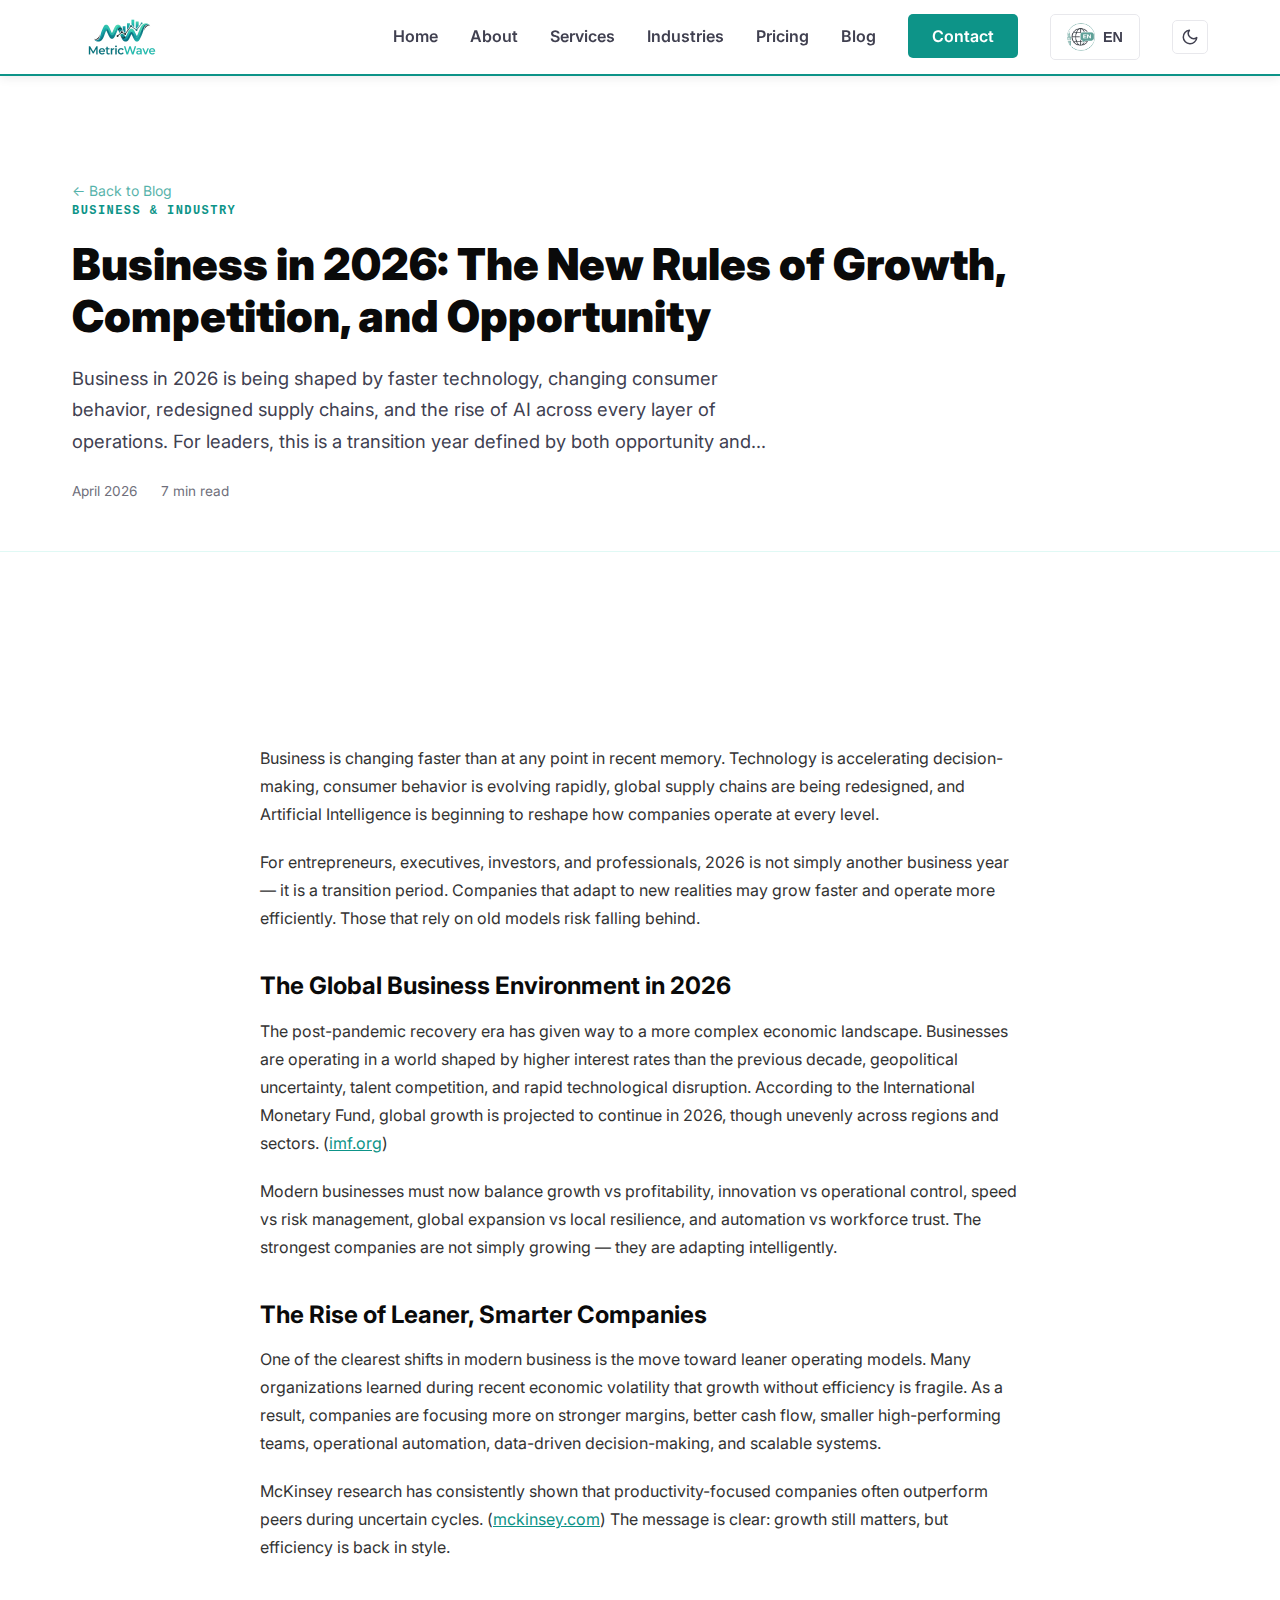
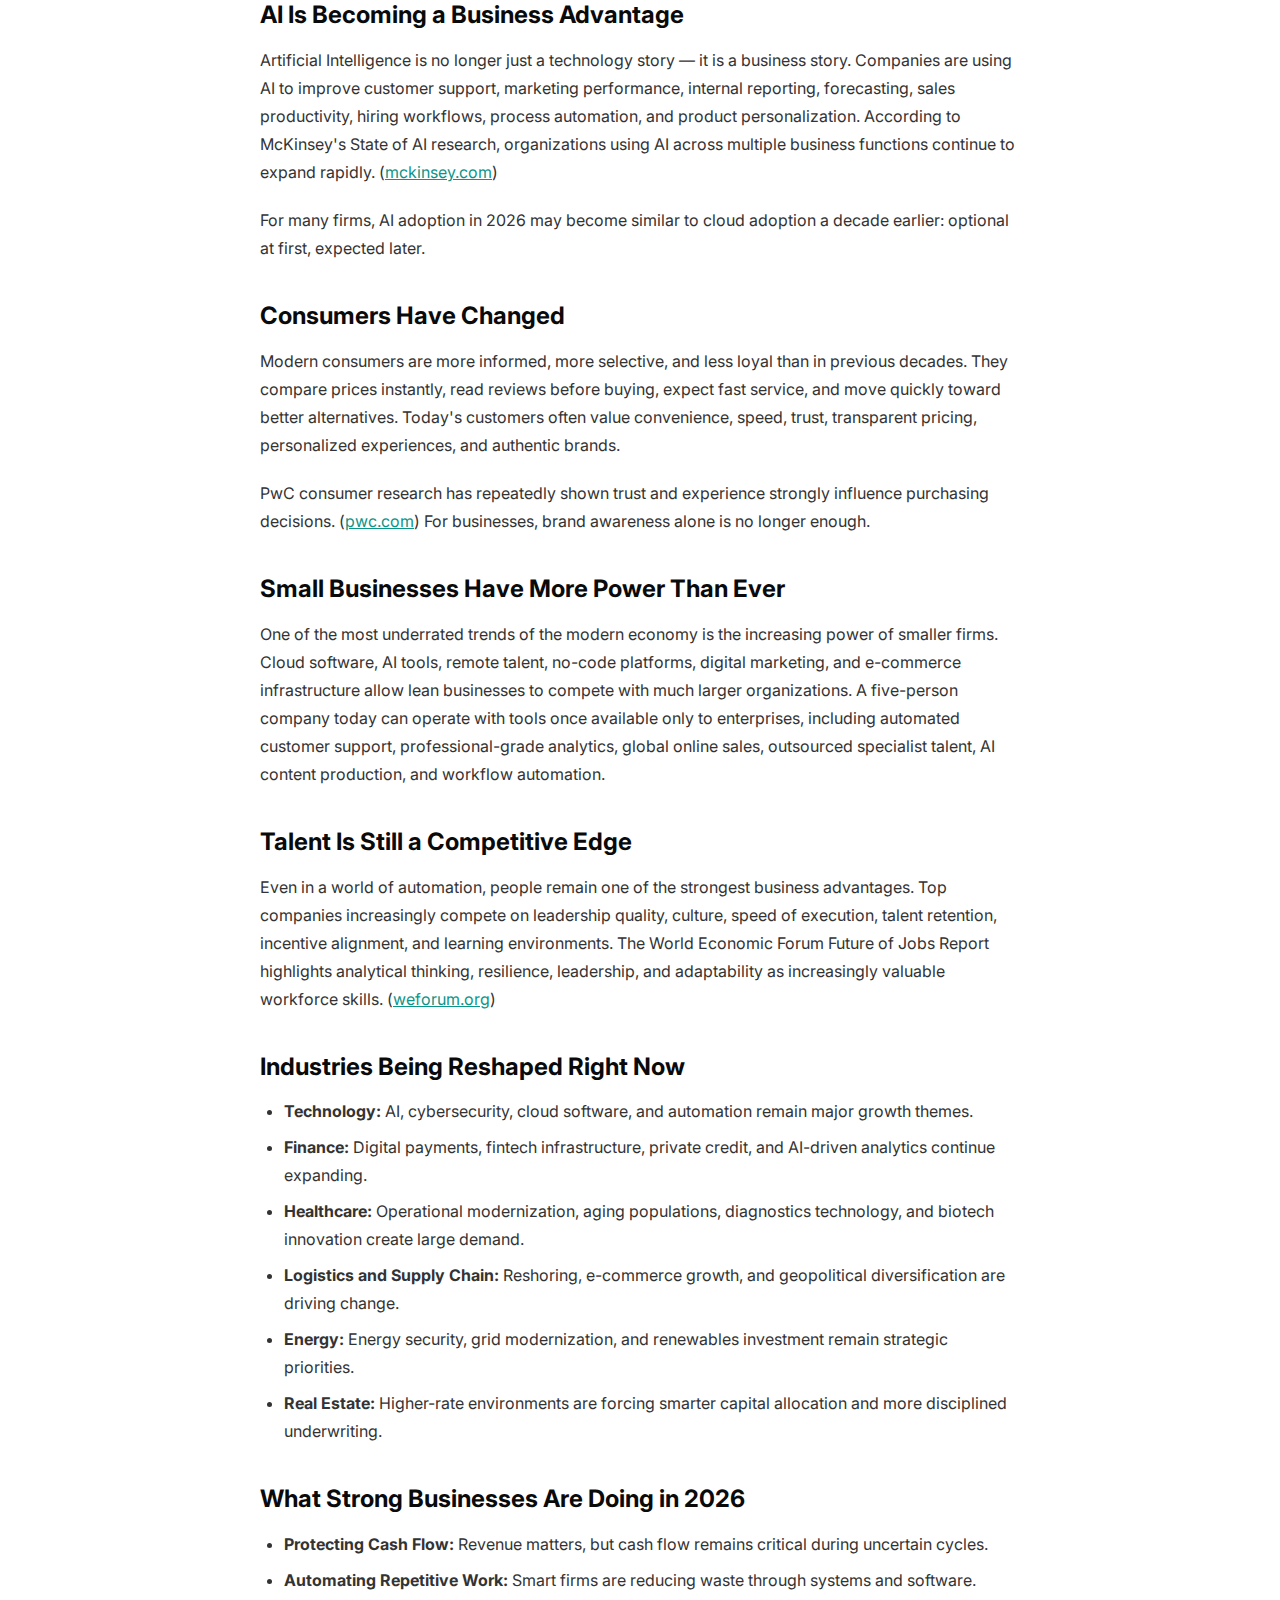
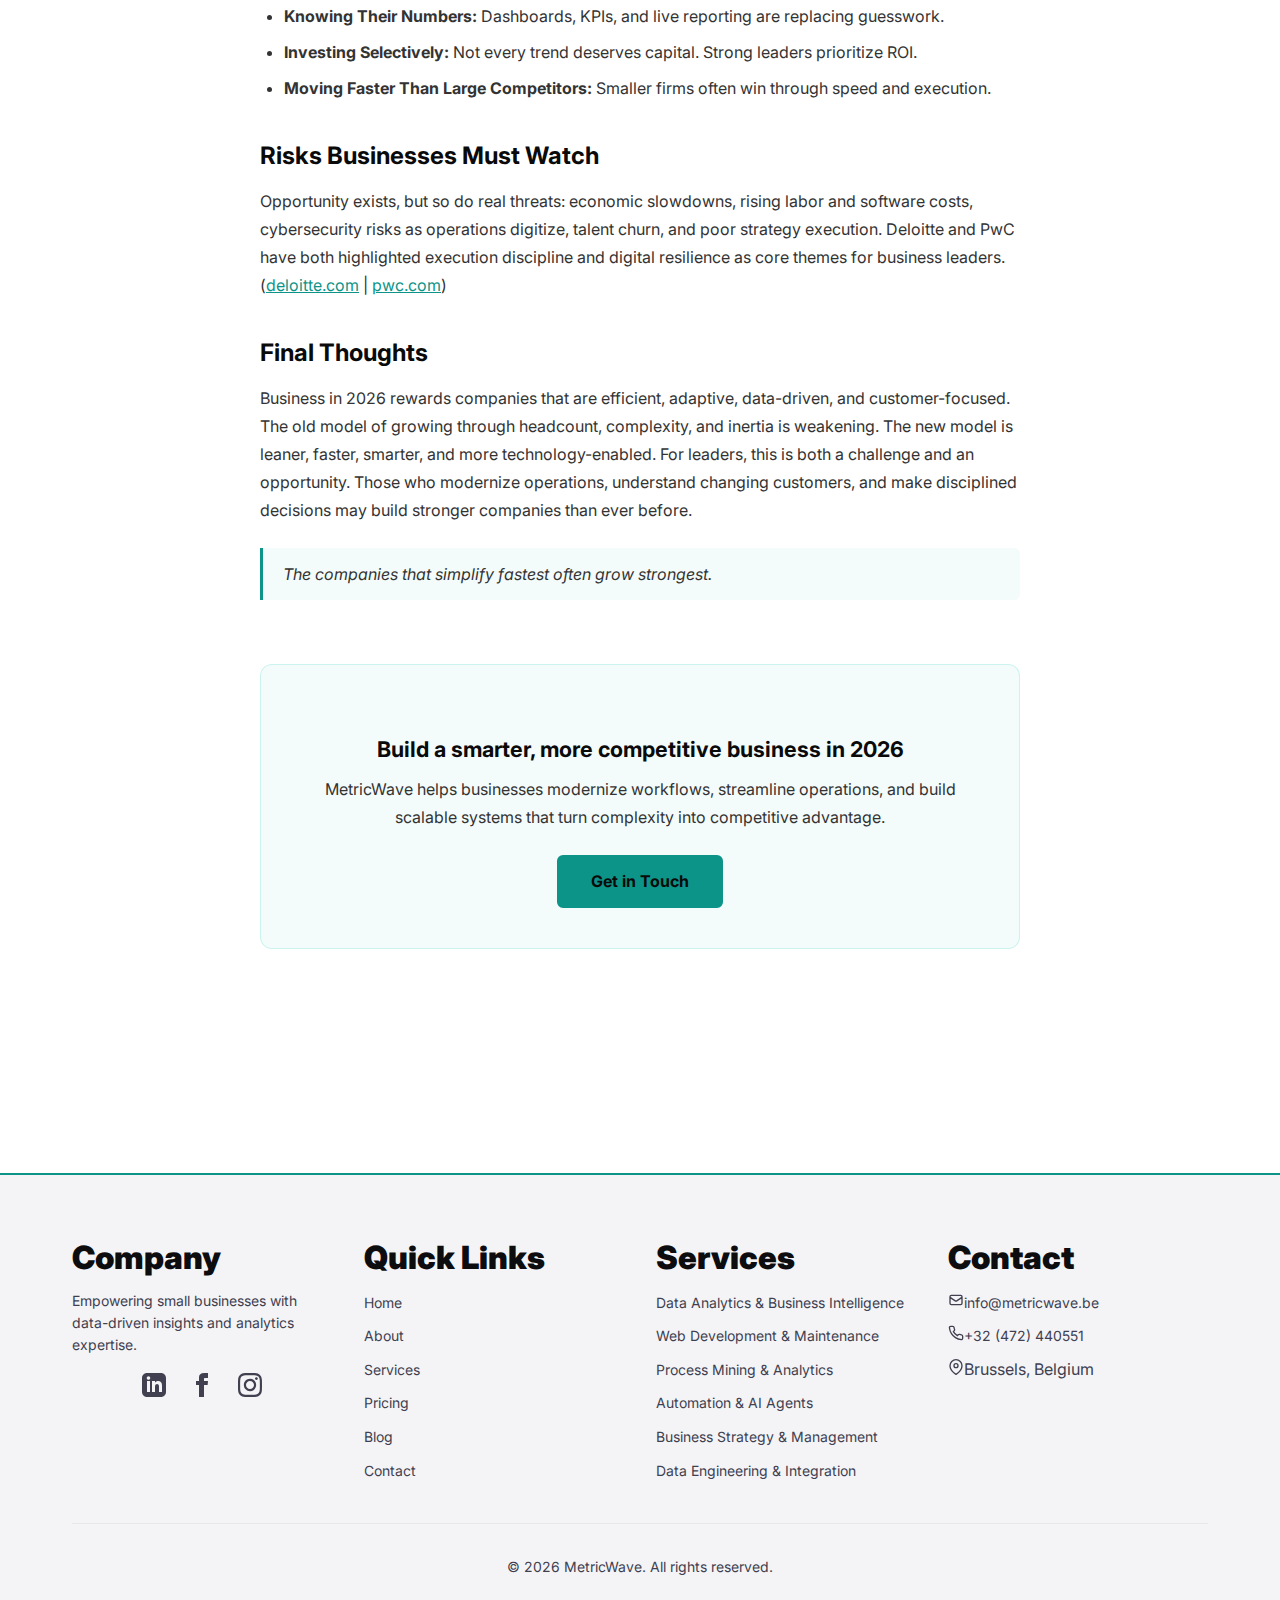
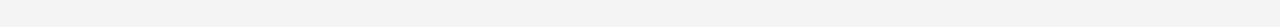
<file: blog-business-2026-growth-competition-opportunity.html>
<!DOCTYPE html>
<html lang="en">
<head>
    <meta charset="UTF-8">
    <meta name="viewport" content="width=device-width, initial-scale=1.0">
    <meta name="description" content="Business is changing faster than ever in 2026. Learn how AI, consumer shifts, leaner companies, and global uncertainty are reshaping growth and competition.">
    <link rel="canonical" href="https://metricwave.be/blog-business-2026-growth-competition-opportunity.html">
    <title>Business in 2026: Growth, Competition, and Opportunity | MetricWave</title>
    <link rel="icon" type="image/png" href="mwlogo.png">
    <link rel="stylesheet" href="styles.css?v=5">
    <link rel="preconnect" href="https://fonts.googleapis.com">
    <link rel="preconnect" href="https://fonts.gstatic.com" crossorigin>
    <link href="https://fonts.googleapis.com/css2?family=Inter:wght@400;600;700;900&display=swap" rel="stylesheet">
    <script>
    (function(){var t=localStorage.getItem('theme')||'light';document.documentElement.setAttribute('data-theme',t);})();
    </script>
</head>
<body>
    <header class="header">
        <nav class="nav-container">
            <div class="logo"><a href="index.html"><img src="logo_mw_new.png?v=4" alt="MetricWave"></a></div>
            <button class="mobile-toggle" aria-label="Toggle menu"><span></span><span></span><span></span></button>
            <ul class="nav-links">
                <li><a href="index.html" data-i18n="nav.home">Home</a></li>
                <li><a href="about.html" data-i18n="nav.about">About</a></li>
                <li class="nav-dropdown">
                    <a href="services.html" data-i18n="nav.services">Services</a>
                    <ul class="nav-dropdown-menu">
                        <li><a href="services.html#data-analytics-bi" data-i18n="home.service1Title">Data Analytics &amp; Business Intelligence</a></li>
                        <li><a href="services.html#web-development" data-i18n="home.service2Title">Web Development &amp; Maintenance</a></li>
                        <li><a href="services.html#process-mining" data-i18n="home.service3Title">Process Mining &amp; Analytics</a></li>
                        <li><a href="services.html#automation-ai" data-i18n="home.service4Title">Automation &amp; AI Agents</a></li>
                        <li><a href="services.html#business-strategy" data-i18n="home.service5Title">Business Strategy &amp; Management</a></li>
                        <li><a href="services.html#data-engineering" data-i18n="home.service6Title">Data Engineering &amp; Integration</a></li>
                    </ul>
                </li>
                <li class="nav-dropdown">
                    <a href="industries.html">Industries</a>
                    <ul class="nav-dropdown-menu">
                        <li><a href="industries.html#logistics">Logistics &amp; Transportation</a></li>
                        <li><a href="industries.html#technology">Technology &amp; SaaS</a></li>
                        <li><a href="industries.html#gaming">Gaming &amp; Entertainment</a></li>
                        <li><a href="industries.html#government">Government &amp; Public Sector</a></li>
                        <li><a href="industries.html#education">Education &amp; Research</a></li>
                        <li><a href="industries.html#nonprofit">Non-Profit &amp; Social Impact</a></li>
                    </ul>
                </li>
                <li><a href="pricing.html" data-i18n="nav.pricing">Pricing</a></li>
                <li><a href="blog.html" data-i18n="nav.blog">Blog</a></li>
                <li><a href="contact.html" class="nav-cta" data-i18n="nav.contact">Contact</a></li>
                <li class="language-switcher">
                    <button class="lang-btn" aria-label="Language selector">
                        <img src="Logos_Languages/en_logo.png" alt="EN" class="lang-flag" id="current-flag">
                        <span class="current-lang">EN</span>
                    </button>
                    <ul class="lang-dropdown">
                        <li><button data-lang="en" data-flag="Logos_Languages/en_logo.png" class="active"><img src="Logos_Languages/en_logo.png" alt="EN" class="dropdown-flag">English</button></li>
                        <li><button data-lang="fr" data-flag="Logos_Languages/fr_logo.png"><img src="Logos_Languages/fr_logo.png" alt="FR" class="dropdown-flag">Français</button></li>
                        <li><button data-lang="nl" data-flag="Logos_Languages/nd_logo.png"><img src="Logos_Languages/nd_logo.png" alt="NL" class="dropdown-flag">Nederlands</button></li>
                        <li><button data-lang="ka" data-flag="Logos_Languages/ge_logo.png"><img src="Logos_Languages/ge_logo.png" alt="KA" class="dropdown-flag">ქართული</button></li>
                        <li><button data-lang="ru" data-flag="Logos_Languages/ru_logo.png"><img src="Logos_Languages/ru_logo.png" alt="RU" class="dropdown-flag">Русский</button></li>
                    </ul>
                </li>
                <li class="theme-toggle-item">
                    <button class="theme-toggle" id="theme-toggle" aria-label="Toggle light/dark mode">
                        <svg class="icon-sun" xmlns="http://www.w3.org/2000/svg" width="18" height="18" viewBox="0 0 24 24" fill="none" stroke="currentColor" stroke-width="2" stroke-linecap="round" stroke-linejoin="round"><circle cx="12" cy="12" r="5"/><line x1="12" y1="1" x2="12" y2="3"/><line x1="12" y1="21" x2="12" y2="23"/><line x1="4.22" y1="4.22" x2="5.64" y2="5.64"/><line x1="18.36" y1="18.36" x2="19.78" y2="19.78"/><line x1="1" y1="12" x2="3" y2="12"/><line x1="21" y1="12" x2="23" y2="12"/><line x1="4.22" y1="19.78" x2="5.64" y2="18.36"/><line x1="18.36" y1="5.64" x2="19.78" y2="4.22"/></svg>
                        <svg class="icon-moon" xmlns="http://www.w3.org/2000/svg" width="18" height="18" viewBox="0 0 24 24" fill="none" stroke="currentColor" stroke-width="2" stroke-linecap="round" stroke-linejoin="round"><path d="M21 12.79A9 9 0 1 1 11.21 3 7 7 0 0 0 21 12.79z"/></svg>
                    </button>
                </li>
            </ul>
        </nav>
    </header>

    <section class="blog-post-hero">
        <div class="container">
            <div class="blog-breadcrumb"><a href="blog.html">← Back to Blog</a></div>
            <span class="blog-category-label">BUSINESS &amp; INDUSTRY</span>
            <h1>Business in 2026: The New Rules of Growth, Competition, and Opportunity</h1>
            <p class="blog-excerpt">Business in 2026 is being shaped by faster technology, changing consumer behavior, redesigned supply chains, and the rise of AI across every layer of operations. For leaders, this is a transition year defined by both opportunity and discipline.</p>
            <div class="blog-post-meta-bar">
                <span>April 2026</span>
                <span>7 min read</span>
            </div>
        </div>
    </section>

    <section class="blog-section">
        <div class="container">
            <div class="blog-post-content">

                <p>Business is changing faster than at any point in recent memory. Technology is accelerating decision-making, consumer behavior is evolving rapidly, global supply chains are being redesigned, and Artificial Intelligence is beginning to reshape how companies operate at every level.</p>

                <p>For entrepreneurs, executives, investors, and professionals, 2026 is not simply another business year — it is a transition period. Companies that adapt to new realities may grow faster and operate more efficiently. Those that rely on old models risk falling behind.</p>

                <h2>The Global Business Environment in 2026</h2>
                <p>The post-pandemic recovery era has given way to a more complex economic landscape. Businesses are operating in a world shaped by higher interest rates than the previous decade, geopolitical uncertainty, talent competition, and rapid technological disruption. According to the International Monetary Fund, global growth is projected to continue in 2026, though unevenly across regions and sectors. (<a href="https://www.imf.org/en/Publications/WEO" target="_blank" rel="noopener">imf.org</a>)</p>

                <p>Modern businesses must now balance growth vs profitability, innovation vs operational control, speed vs risk management, global expansion vs local resilience, and automation vs workforce trust. The strongest companies are not simply growing — they are adapting intelligently.</p>

                <h2>The Rise of Leaner, Smarter Companies</h2>
                <p>One of the clearest shifts in modern business is the move toward leaner operating models. Many organizations learned during recent economic volatility that growth without efficiency is fragile. As a result, companies are focusing more on stronger margins, better cash flow, smaller high-performing teams, operational automation, data-driven decision-making, and scalable systems.</p>

                <p>McKinsey research has consistently shown that productivity-focused companies often outperform peers during uncertain cycles. (<a href="https://www.mckinsey.com/featured-insights" target="_blank" rel="noopener">mckinsey.com</a>) The message is clear: growth still matters, but efficiency is back in style.</p>

                <h2>AI Is Becoming a Business Advantage</h2>
                <p>Artificial Intelligence is no longer just a technology story — it is a business story. Companies are using AI to improve customer support, marketing performance, internal reporting, forecasting, sales productivity, hiring workflows, process automation, and product personalization. According to McKinsey's State of AI research, organizations using AI across multiple business functions continue to expand rapidly. (<a href="https://www.mckinsey.com/capabilities/quantumblack/our-insights/the-state-of-ai" target="_blank" rel="noopener">mckinsey.com</a>)</p>

                <p>For many firms, AI adoption in 2026 may become similar to cloud adoption a decade earlier: optional at first, expected later.</p>

                <h2>Consumers Have Changed</h2>
                <p>Modern consumers are more informed, more selective, and less loyal than in previous decades. They compare prices instantly, read reviews before buying, expect fast service, and move quickly toward better alternatives. Today's customers often value convenience, speed, trust, transparent pricing, personalized experiences, and authentic brands.</p>

                <p>PwC consumer research has repeatedly shown trust and experience strongly influence purchasing decisions. (<a href="https://www.pwc.com/gx/en/industries/consumer-markets/consumer-insights-survey.html" target="_blank" rel="noopener">pwc.com</a>) For businesses, brand awareness alone is no longer enough.</p>

                <h2>Small Businesses Have More Power Than Ever</h2>
                <p>One of the most underrated trends of the modern economy is the increasing power of smaller firms. Cloud software, AI tools, remote talent, no-code platforms, digital marketing, and e-commerce infrastructure allow lean businesses to compete with much larger organizations. A five-person company today can operate with tools once available only to enterprises, including automated customer support, professional-grade analytics, global online sales, outsourced specialist talent, AI content production, and workflow automation.</p>

                <h2>Talent Is Still a Competitive Edge</h2>
                <p>Even in a world of automation, people remain one of the strongest business advantages. Top companies increasingly compete on leadership quality, culture, speed of execution, talent retention, incentive alignment, and learning environments. The World Economic Forum Future of Jobs Report highlights analytical thinking, resilience, leadership, and adaptability as increasingly valuable workforce skills. (<a href="https://www.weforum.org/reports/the-future-of-jobs-report-2025" target="_blank" rel="noopener">weforum.org</a>)</p>

                <h2>Industries Being Reshaped Right Now</h2>
                <ul>
                    <li><strong>Technology:</strong> AI, cybersecurity, cloud software, and automation remain major growth themes.</li>
                    <li><strong>Finance:</strong> Digital payments, fintech infrastructure, private credit, and AI-driven analytics continue expanding.</li>
                    <li><strong>Healthcare:</strong> Operational modernization, aging populations, diagnostics technology, and biotech innovation create large demand.</li>
                    <li><strong>Logistics and Supply Chain:</strong> Reshoring, e-commerce growth, and geopolitical diversification are driving change.</li>
                    <li><strong>Energy:</strong> Energy security, grid modernization, and renewables investment remain strategic priorities.</li>
                    <li><strong>Real Estate:</strong> Higher-rate environments are forcing smarter capital allocation and more disciplined underwriting.</li>
                </ul>

                <h2>What Strong Businesses Are Doing in 2026</h2>
                <ul>
                    <li><strong>Protecting Cash Flow:</strong> Revenue matters, but cash flow remains critical during uncertain cycles.</li>
                    <li><strong>Automating Repetitive Work:</strong> Smart firms are reducing waste through systems and software.</li>
                    <li><strong>Knowing Their Numbers:</strong> Dashboards, KPIs, and live reporting are replacing guesswork.</li>
                    <li><strong>Investing Selectively:</strong> Not every trend deserves capital. Strong leaders prioritize ROI.</li>
                    <li><strong>Moving Faster Than Large Competitors:</strong> Smaller firms often win through speed and execution.</li>
                </ul>

                <h2>Risks Businesses Must Watch</h2>
                <p>Opportunity exists, but so do real threats: economic slowdowns, rising labor and software costs, cybersecurity risks as operations digitize, talent churn, and poor strategy execution. Deloitte and PwC have both highlighted execution discipline and digital resilience as core themes for business leaders. (<a href="https://www2.deloitte.com/" target="_blank" rel="noopener">deloitte.com</a> | <a href="https://www.pwc.com/" target="_blank" rel="noopener">pwc.com</a>)</p>

                <h2>Final Thoughts</h2>
                <p>Business in 2026 rewards companies that are efficient, adaptive, data-driven, and customer-focused. The old model of growing through headcount, complexity, and inertia is weakening. The new model is leaner, faster, smarter, and more technology-enabled. For leaders, this is both a challenge and an opportunity. Those who modernize operations, understand changing customers, and make disciplined decisions may build stronger companies than ever before.</p>

                <blockquote>
                    <p>The companies that simplify fastest often grow strongest.</p>
                </blockquote>

                <div class="blog-post-cta">
                    <h3>Build a smarter, more competitive business in 2026</h3>
                    <p>MetricWave helps businesses modernize workflows, streamline operations, and build scalable systems that turn complexity into competitive advantage.</p>
                    <a href="contact.html" class="btn-primary">Get in Touch</a>
                </div>

            </div>
        </div>
    </section>

    <footer class="footer">
        <div class="container">
            <div class="footer-grid">
                <div class="footer-col">
                    <h3 data-i18n="footer.company">Company</h3>
                    <p data-i18n="footer.description">Empowering small businesses with data-driven insights and analytics expertise.</p>
                    <div class="social-links">
                        <a href="https://www.linkedin.com/company/metricwave" target="_blank" aria-label="LinkedIn"><svg width="24" height="24" viewBox="0 0 24 24" fill="currentColor"><path d="M19 0h-14c-2.761 0-5 2.239-5 5v14c0 2.761 2.239 5 5 5h14c2.762 0 5-2.239 5-5v-14c0-2.761-2.238-5-5-5zm-11 19h-3v-11h3v11zm-1.5-12.268c-.966 0-1.75-.79-1.75-1.764s.784-1.764 1.75-1.764 1.75.79 1.75 1.764-.783 1.764-1.75 1.764zm13.5 12.268h-3v-5.604c0-3.368-4-3.113-4 0v5.604h-3v-11h3v1.765c1.396-2.586 7-2.777 7 2.476v6.759z"/></svg></a>
                        <a href="https://www.facebook.com/metricwave" target="_blank" aria-label="Facebook"><svg width="24" height="24" viewBox="0 0 24 24" fill="currentColor"><path d="M9 8h-3v4h3v12h5v-12h3.642l.358-4h-4v-1.667c0-.955.192-1.333 1.115-1.333h2.885v-5h-3.808c-3.596 0-5.192 1.583-5.192 4.615v3.385z"/></svg></a>
                        <a href="https://www.instagram.com/metricwave" target="_blank" aria-label="Instagram"><svg width="24" height="24" viewBox="0 0 24 24" fill="currentColor"><path d="M12 2.163c3.204 0 3.584.012 4.85.07 3.252.148 4.771 1.691 4.919 4.919.058 1.265.069 1.645.069 4.849 0 3.205-.012 3.584-.069 4.849-.149 3.225-1.664 4.771-4.919 4.919-1.266.058-1.644.07-4.85.07-3.204 0-3.584-.012-4.849-.07-3.26-.149-4.771-1.699-4.919-4.92-.058-1.265-.07-1.644-.07-4.849 0-3.204.013-3.583.07-4.849.149-3.227 1.664-4.771 4.919-4.919 1.266-.057 1.645-.069 4.849-.069zm0-2.163c-3.259 0-3.667.014-4.947.072-4.358.2-6.78 2.618-6.98 6.98-.059 1.281-.073 1.689-.073 4.948 0 3.259.014 3.668.072 4.948.2 4.358 2.618 6.78 6.98 6.98 1.281.058 1.689.072 4.948.072 3.259 0 3.668-.014 4.948-.072 4.354-.2 6.782-2.618 6.979-6.98.059-1.28.073-1.689.073-4.948 0-3.259-.014-3.667-.072-4.947-.196-4.354-2.617-6.78-6.979-6.98-1.281-.059-1.69-.073-4.949-.073zm0 5.838c-3.403 0-6.162 2.759-6.162 6.162s2.759 6.163 6.162 6.163 6.162-2.759 6.162-6.163c0-3.403-2.759-6.162-6.162-6.162zm0 10.162c-2.209 0-4-1.79-4-4 0-2.209 1.791-4 4-4s4 1.791 4 4c0 2.21-1.791 4-4 4zm6.406-11.845c-.796 0-1.441.645-1.441 1.44s.645 1.44 1.441 1.44c.795 0 1.439-.645 1.439-1.44s-.644-1.44-1.439-1.44z"/></svg></a>
                    </div>
                </div>
                <div class="footer-col">
                    <h3 data-i18n="footer.quickLinks">Quick Links</h3>
                    <ul>
                        <li><a href="index.html" data-i18n="nav.home">Home</a></li>
                        <li><a href="about.html" data-i18n="nav.about">About</a></li>
                        <li><a href="services.html" data-i18n="nav.services">Services</a></li>
                        <li><a href="pricing.html" data-i18n="nav.pricing">Pricing</a></li>
                        <li><a href="blog.html" data-i18n="nav.blog">Blog</a></li>
                        <li><a href="contact.html" data-i18n="nav.contact">Contact</a></li>
                    </ul>
                </div>
                <div class="footer-col">
                    <h3 data-i18n="footer.servicesTitle">Services</h3>
                    <ul>
                        <li><a href="services.html#data-analytics-bi" data-i18n="home.service1Title">Data Analytics &amp; Business Intelligence</a></li>
                        <li><a href="services.html#web-development" data-i18n="home.service2Title">Web Development &amp; Maintenance</a></li>
                        <li><a href="services.html#process-mining" data-i18n="home.service3Title">Process Mining &amp; Analytics</a></li>
                        <li><a href="services.html#automation-ai" data-i18n="home.service4Title">Automation &amp; AI Agents</a></li>
                        <li><a href="services.html#business-strategy" data-i18n="home.service5Title">Business Strategy &amp; Management</a></li>
                        <li><a href="services.html#data-engineering" data-i18n="home.service6Title">Data Engineering &amp; Integration</a></li>
                    </ul>
                </div>
                <div class="footer-col">
                    <h3 data-i18n="footer.contactTitle">Contact</h3>
                    <ul class="contact-info">
                        <li><svg width="16" height="16" viewBox="0 0 24 24" fill="none" stroke="currentColor" stroke-width="2"><path d="M3 8l7.89 5.26a2 2 0 002.22 0L21 8M5 19h14a2 2 0 002-2V7a2 2 0 00-2-2H5a2 2 0 00-2 2v10a2 2 0 002 2z"/></svg><a href="mailto:info@metricwave.be">info@metricwave.be</a></li>
                        <li><svg width="16" height="16" viewBox="0 0 24 24" fill="none" stroke="currentColor" stroke-width="2"><path d="M22 16.92v3a2 2 0 01-2.18 2 19.79 19.79 0 01-8.63-3.07 19.5 19.5 0 01-6-6 19.79 19.79 0 01-3.07-8.67A2 2 0 014.11 2h3a2 2 0 012 1.72 12.84 12.84 0 00.7 2.81 2 2 0 01-.45 2.11L8.09 9.91a16 16 0 006 6l1.27-1.27a2 2 0 012.11-.45 12.84 12.84 0 002.81.7A2 2 0 0122 16.92z"/></svg><a href="tel:+32472440551">+32 (472) 440551</a></li>
                        <li><svg width="16" height="16" viewBox="0 0 24 24" fill="none" stroke="currentColor" stroke-width="2"><path d="M21 10c0 7-9 13-9 13s-9-6-9-13a9 9 0 0118 0z"/><circle cx="12" cy="10" r="3"/></svg><span>Brussels, Belgium</span></li>
                    </ul>
                </div>
            </div>
            <div class="footer-bottom">
                <p>&copy; 2026 MetricWave. <span data-i18n="footer.rights">All rights reserved.</span></p>
            </div>
        </div>
    </footer>

    <div id="cookie-consent-banner" class="cookie-consent-banner"><div class="container"><div class="cookie-banner-content"><div class="cookie-banner-text"><h3>We Value Your Privacy</h3><p>We use cookies to enhance your browsing experience, analyze site traffic, and personalize content. By clicking "Accept All", you consent to our use of cookies. <a href="cookie-policy.html">Learn more</a></p></div><div class="cookie-banner-actions"><button id="cookie-accept-all" class="cookie-btn cookie-btn-accept">Accept All</button><button id="cookie-necessary-only" class="cookie-btn cookie-btn-necessary">Necessary Only</button><button id="cookie-customize" class="cookie-btn cookie-btn-customize">Customize</button></div></div></div></div>
    <div id="cookie-modal" class="cookie-modal"><div class="cookie-modal-content"><div class="cookie-modal-header"><h2>Cookie Preferences</h2><button id="cookie-modal-close" class="cookie-modal-close" aria-label="Close">&times;</button></div><div class="cookie-category"><div class="cookie-category-header"><h3>Necessary Cookies</h3><label class="cookie-toggle"><input type="checkbox" checked disabled><span class="cookie-toggle-slider"></span></label></div><p class="cookie-category-description">Essential cookies required for the website to function.</p></div><div class="cookie-category"><div class="cookie-category-header"><h3>Analytics Cookies</h3><label class="cookie-toggle"><input type="checkbox" id="cookie-analytics"><span class="cookie-toggle-slider"></span></label></div><p class="cookie-category-description">Help us understand how visitors interact with our website.</p></div><div class="cookie-category"><div class="cookie-category-header"><h3>Marketing Cookies</h3><label class="cookie-toggle"><input type="checkbox" id="cookie-marketing"><span class="cookie-toggle-slider"></span></label></div><p class="cookie-category-description">Used to track visitors across websites to display relevant advertisements.</p></div><div class="cookie-modal-actions"><button id="cookie-save-preferences" class="cookie-btn cookie-btn-accept">Save Preferences</button></div></div></div>

    <script src="translations.js?v=2"></script>
    <script src="cookie-consent.js"></script>
    <script src="script.js"></script>
</body>
</html>
</file>
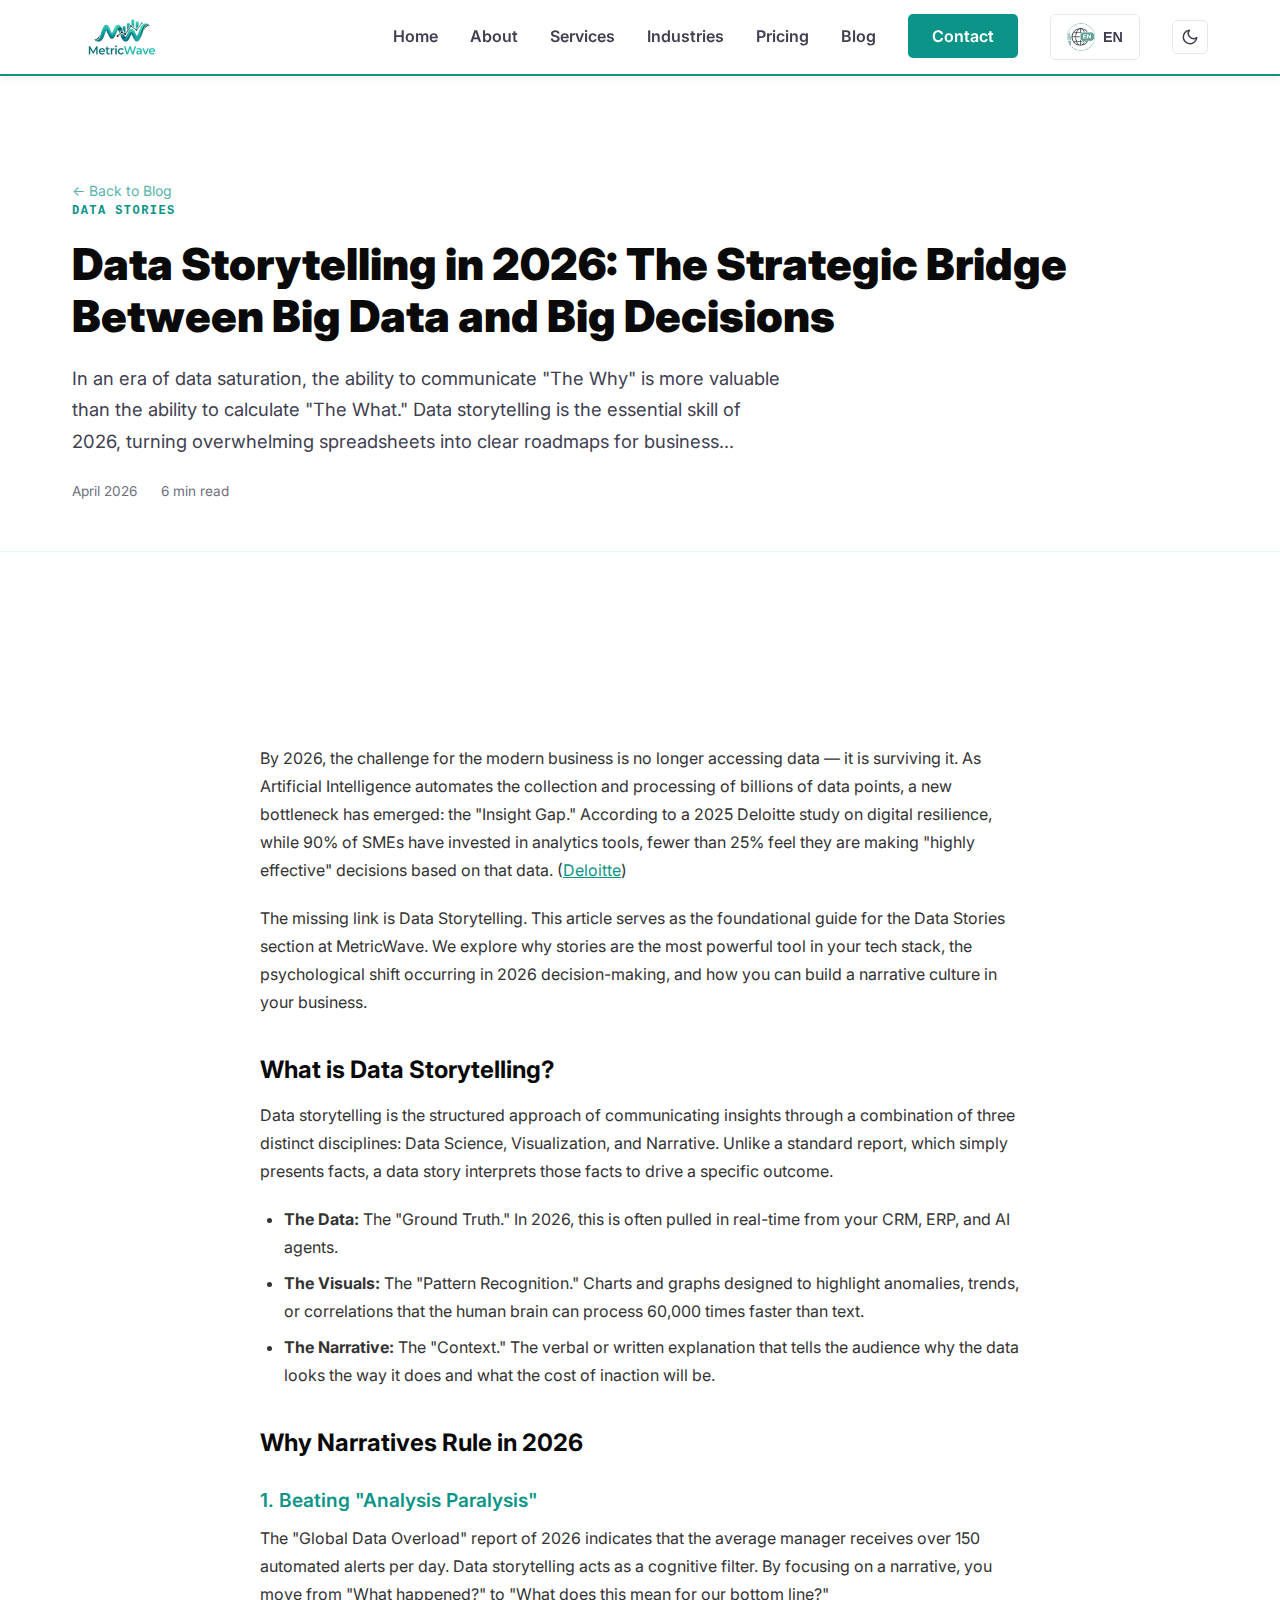
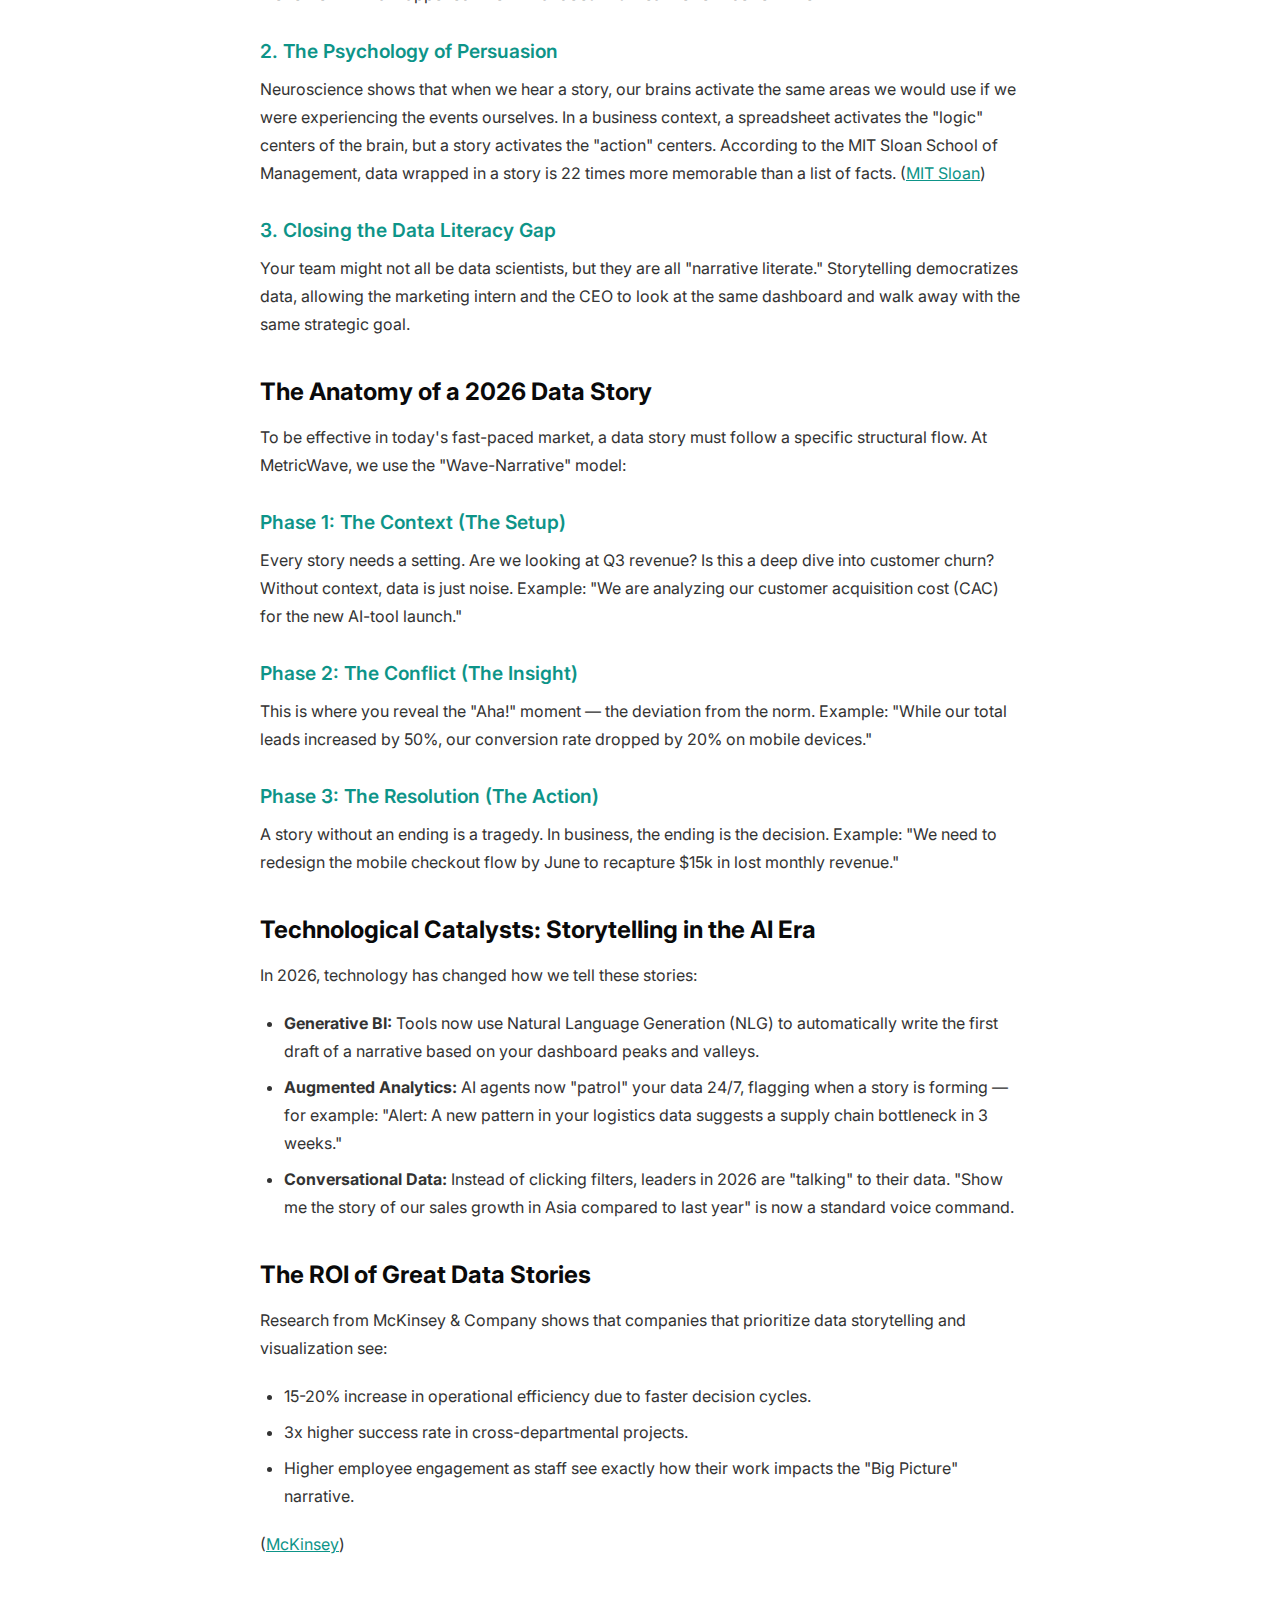
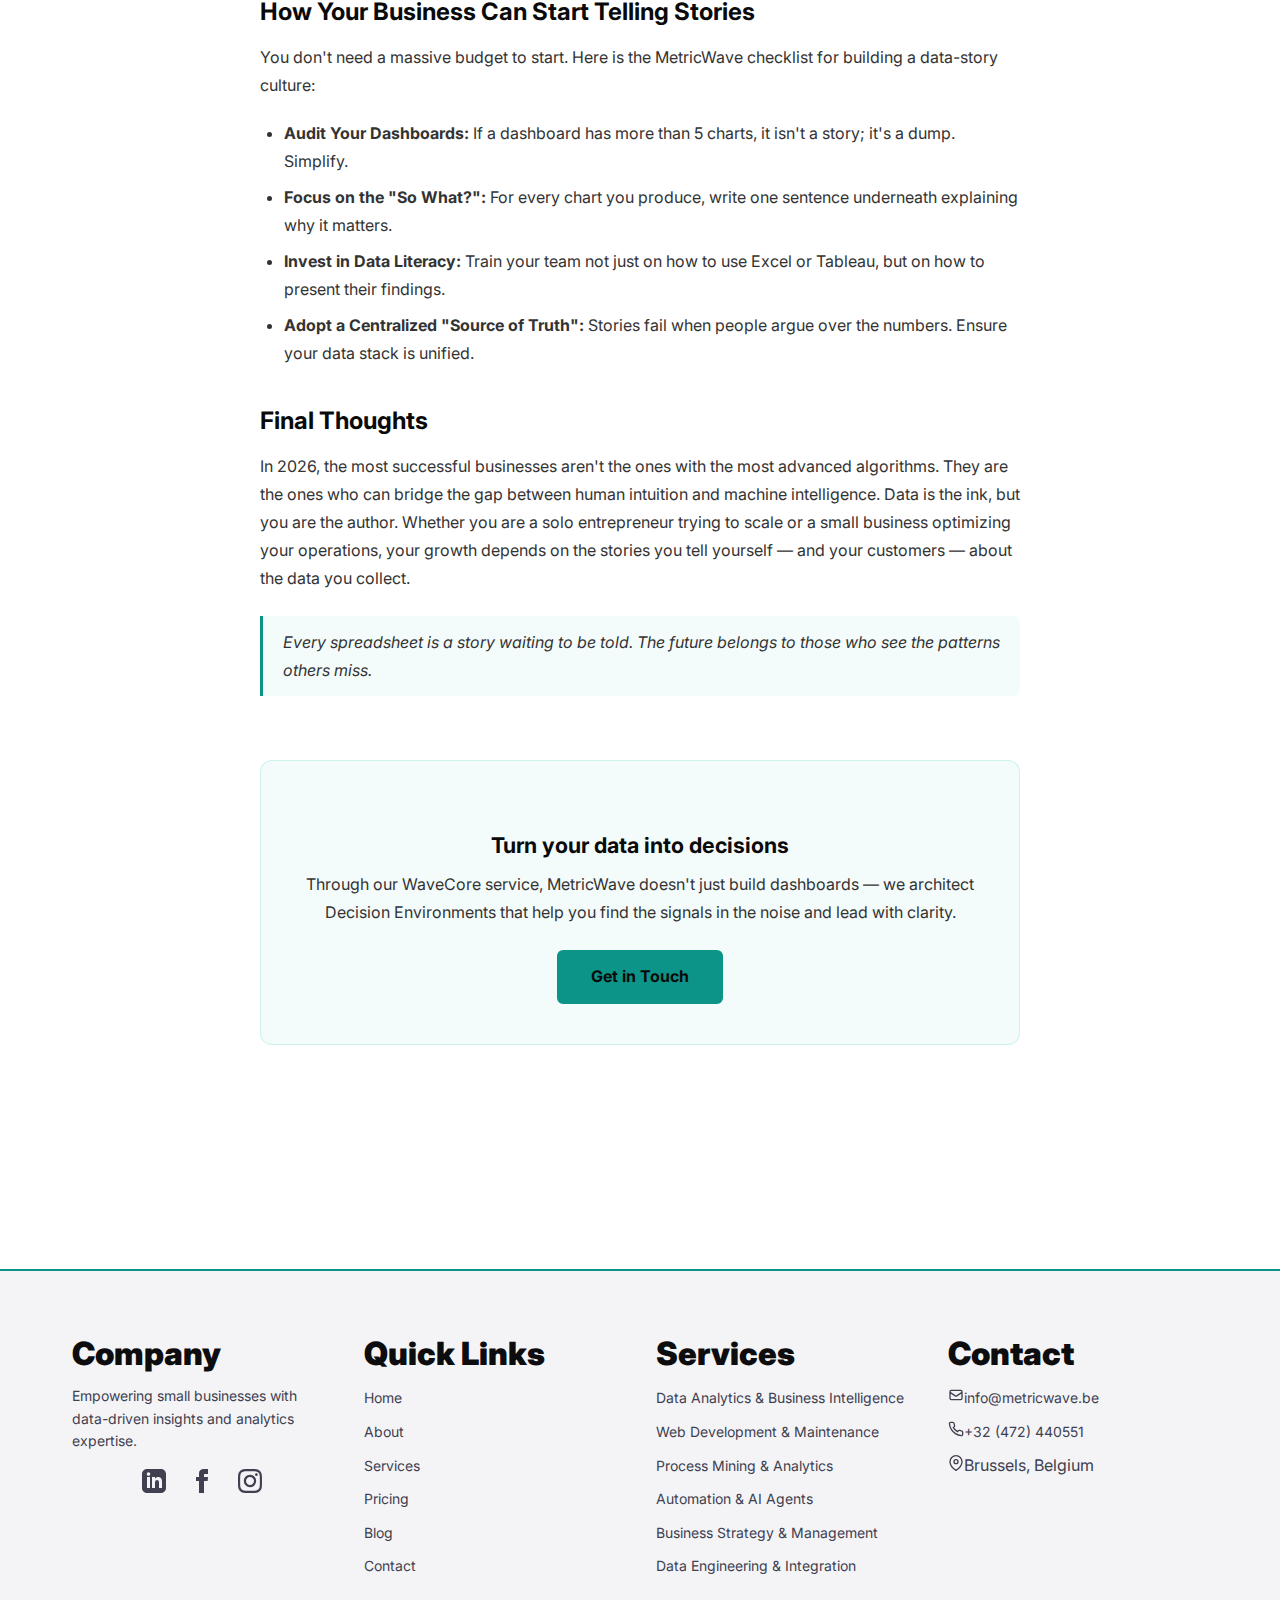
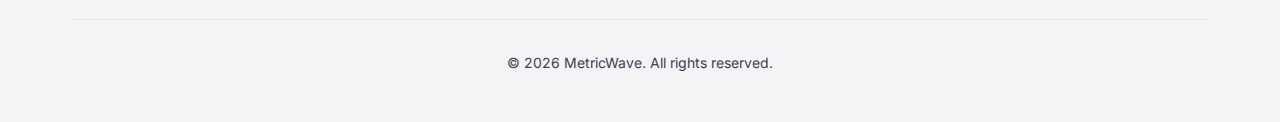
<file: blog-data-storytelling-2026-strategy-guide.html>
<!DOCTYPE html>
<html lang="en">
<head>
    <meta charset="UTF-8">
    <meta name="viewport" content="width=device-width, initial-scale=1.0">
    <meta name="description" content="Unlock the power of data storytelling in 2026. Learn the psychology, frameworks, and AI-driven tools that transform raw numbers into actionable business growth.">
    <link rel="canonical" href="https://metricwave.be/blog-data-storytelling-2026-strategy-guide.html">
    <title>Data Storytelling in 2026: Why Narratives Drive ROI | MetricWave</title>
    <link rel="icon" type="image/png" href="mwlogo.png">
    <link rel="stylesheet" href="styles.css?v=5">
    <link rel="preconnect" href="https://fonts.googleapis.com">
    <link rel="preconnect" href="https://fonts.gstatic.com" crossorigin>
    <link href="https://fonts.googleapis.com/css2?family=Inter:wght@400;600;700;900&display=swap" rel="stylesheet">
    <script>
    (function(){var t=localStorage.getItem('theme')||'light';document.documentElement.setAttribute('data-theme',t);})();
    </script>
</head>
<body>
    <header class="header">
        <nav class="nav-container">
            <div class="logo"><a href="index.html"><img src="logo_mw_new.png?v=4" alt="MetricWave"></a></div>
            <button class="mobile-toggle" aria-label="Toggle menu"><span></span><span></span><span></span></button>
            <ul class="nav-links">
                <li><a href="index.html" data-i18n="nav.home">Home</a></li>
                <li><a href="about.html" data-i18n="nav.about">About</a></li>
                <li class="nav-dropdown">
                    <a href="services.html" data-i18n="nav.services">Services</a>
                    <ul class="nav-dropdown-menu">
                        <li><a href="services.html#data-analytics-bi" data-i18n="home.service1Title">Data Analytics &amp; Business Intelligence</a></li>
                        <li><a href="services.html#web-development" data-i18n="home.service2Title">Web Development &amp; Maintenance</a></li>
                        <li><a href="services.html#process-mining" data-i18n="home.service3Title">Process Mining &amp; Analytics</a></li>
                        <li><a href="services.html#automation-ai" data-i18n="home.service4Title">Automation &amp; AI Agents</a></li>
                        <li><a href="services.html#business-strategy" data-i18n="home.service5Title">Business Strategy &amp; Management</a></li>
                        <li><a href="services.html#data-engineering" data-i18n="home.service6Title">Data Engineering &amp; Integration</a></li>
                    </ul>
                </li>
                <li class="nav-dropdown">
                    <a href="industries.html">Industries</a>
                    <ul class="nav-dropdown-menu">
                        <li><a href="industries.html#logistics">Logistics &amp; Transportation</a></li>
                        <li><a href="industries.html#technology">Technology &amp; SaaS</a></li>
                        <li><a href="industries.html#gaming">Gaming &amp; Entertainment</a></li>
                        <li><a href="industries.html#government">Government &amp; Public Sector</a></li>
                        <li><a href="industries.html#education">Education &amp; Research</a></li>
                        <li><a href="industries.html#nonprofit">Non-Profit &amp; Social Impact</a></li>
                    </ul>
                </li>
                <li><a href="pricing.html" data-i18n="nav.pricing">Pricing</a></li>
                <li><a href="blog.html" data-i18n="nav.blog">Blog</a></li>
                <li><a href="contact.html" class="nav-cta" data-i18n="nav.contact">Contact</a></li>
                <li class="language-switcher">
                    <button class="lang-btn" aria-label="Language selector">
                        <img src="Logos_Languages/en_logo.png" alt="EN" class="lang-flag" id="current-flag">
                        <span class="current-lang">EN</span>
                    </button>
                    <ul class="lang-dropdown">
                        <li><button data-lang="en" data-flag="Logos_Languages/en_logo.png" class="active"><img src="Logos_Languages/en_logo.png" alt="EN" class="dropdown-flag">English</button></li>
                        <li><button data-lang="fr" data-flag="Logos_Languages/fr_logo.png"><img src="Logos_Languages/fr_logo.png" alt="FR" class="dropdown-flag">Français</button></li>
                        <li><button data-lang="nl" data-flag="Logos_Languages/nd_logo.png"><img src="Logos_Languages/nd_logo.png" alt="NL" class="dropdown-flag">Nederlands</button></li>
                        <li><button data-lang="ka" data-flag="Logos_Languages/ge_logo.png"><img src="Logos_Languages/ge_logo.png" alt="KA" class="dropdown-flag">ქართული</button></li>
                        <li><button data-lang="ru" data-flag="Logos_Languages/ru_logo.png"><img src="Logos_Languages/ru_logo.png" alt="RU" class="dropdown-flag">Русский</button></li>
                    </ul>
                </li>
                <li class="theme-toggle-item">
                    <button class="theme-toggle" id="theme-toggle" aria-label="Toggle light/dark mode">
                        <svg class="icon-sun" xmlns="http://www.w3.org/2000/svg" width="18" height="18" viewBox="0 0 24 24" fill="none" stroke="currentColor" stroke-width="2" stroke-linecap="round" stroke-linejoin="round"><circle cx="12" cy="12" r="5"/><line x1="12" y1="1" x2="12" y2="3"/><line x1="12" y1="21" x2="12" y2="23"/><line x1="4.22" y1="4.22" x2="5.64" y2="5.64"/><line x1="18.36" y1="18.36" x2="19.78" y2="19.78"/><line x1="1" y1="12" x2="3" y2="12"/><line x1="21" y1="12" x2="23" y2="12"/><line x1="4.22" y1="19.78" x2="5.64" y2="18.36"/><line x1="18.36" y1="5.64" x2="19.78" y2="4.22"/></svg>
                        <svg class="icon-moon" xmlns="http://www.w3.org/2000/svg" width="18" height="18" viewBox="0 0 24 24" fill="none" stroke="currentColor" stroke-width="2" stroke-linecap="round" stroke-linejoin="round"><path d="M21 12.79A9 9 0 1 1 11.21 3 7 7 0 0 0 21 12.79z"/></svg>
                    </button>
                </li>
            </ul>
        </nav>
    </header>

    <section class="blog-post-hero">
        <div class="container">
            <div class="blog-breadcrumb"><a href="blog.html">← Back to Blog</a></div>
            <span class="blog-category-label">DATA STORIES</span>
            <h1>Data Storytelling in 2026: The Strategic Bridge Between Big Data and Big Decisions</h1>
            <p class="blog-excerpt">In an era of data saturation, the ability to communicate "The Why" is more valuable than the ability to calculate "The What." Data storytelling is the essential skill of 2026, turning overwhelming spreadsheets into clear roadmaps for business success.</p>
            <div class="blog-post-meta-bar">
                <span>April 2026</span>
                <span>6 min read</span>
            </div>
        </div>
    </section>

    <section class="blog-section">
        <div class="container">
            <div class="blog-post-content">

                <p>By 2026, the challenge for the modern business is no longer accessing data — it is surviving it. As Artificial Intelligence automates the collection and processing of billions of data points, a new bottleneck has emerged: the "Insight Gap." According to a 2025 Deloitte study on digital resilience, while 90% of SMEs have invested in analytics tools, fewer than 25% feel they are making "highly effective" decisions based on that data. (<a href="https://www2.deloitte.com/" target="_blank" rel="noopener">Deloitte</a>)</p>

                <p>The missing link is Data Storytelling. This article serves as the foundational guide for the Data Stories section at MetricWave. We explore why stories are the most powerful tool in your tech stack, the psychological shift occurring in 2026 decision-making, and how you can build a narrative culture in your business.</p>

                <h2>What is Data Storytelling?</h2>
                <p>Data storytelling is the structured approach of communicating insights through a combination of three distinct disciplines: Data Science, Visualization, and Narrative. Unlike a standard report, which simply presents facts, a data story interprets those facts to drive a specific outcome.</p>
                <ul>
                    <li><strong>The Data:</strong> The "Ground Truth." In 2026, this is often pulled in real-time from your CRM, ERP, and AI agents.</li>
                    <li><strong>The Visuals:</strong> The "Pattern Recognition." Charts and graphs designed to highlight anomalies, trends, or correlations that the human brain can process 60,000 times faster than text.</li>
                    <li><strong>The Narrative:</strong> The "Context." The verbal or written explanation that tells the audience why the data looks the way it does and what the cost of inaction will be.</li>
                </ul>

                <h2>Why Narratives Rule in 2026</h2>

                <h3>1. Beating "Analysis Paralysis"</h3>
                <p>The "Global Data Overload" report of 2026 indicates that the average manager receives over 150 automated alerts per day. Data storytelling acts as a cognitive filter. By focusing on a narrative, you move from "What happened?" to "What does this mean for our bottom line?"</p>

                <h3>2. The Psychology of Persuasion</h3>
                <p>Neuroscience shows that when we hear a story, our brains activate the same areas we would use if we were experiencing the events ourselves. In a business context, a spreadsheet activates the "logic" centers of the brain, but a story activates the "action" centers. According to the MIT Sloan School of Management, data wrapped in a story is 22 times more memorable than a list of facts. (<a href="https://mitsloan.mit.edu/" target="_blank" rel="noopener">MIT Sloan</a>)</p>

                <h3>3. Closing the Data Literacy Gap</h3>
                <p>Your team might not all be data scientists, but they are all "narrative literate." Storytelling democratizes data, allowing the marketing intern and the CEO to look at the same dashboard and walk away with the same strategic goal.</p>

                <h2>The Anatomy of a 2026 Data Story</h2>
                <p>To be effective in today's fast-paced market, a data story must follow a specific structural flow. At MetricWave, we use the "Wave-Narrative" model:</p>

                <h3>Phase 1: The Context (The Setup)</h3>
                <p>Every story needs a setting. Are we looking at Q3 revenue? Is this a deep dive into customer churn? Without context, data is just noise. Example: "We are analyzing our customer acquisition cost (CAC) for the new AI-tool launch."</p>

                <h3>Phase 2: The Conflict (The Insight)</h3>
                <p>This is where you reveal the "Aha!" moment — the deviation from the norm. Example: "While our total leads increased by 50%, our conversion rate dropped by 20% on mobile devices."</p>

                <h3>Phase 3: The Resolution (The Action)</h3>
                <p>A story without an ending is a tragedy. In business, the ending is the decision. Example: "We need to redesign the mobile checkout flow by June to recapture $15k in lost monthly revenue."</p>

                <h2>Technological Catalysts: Storytelling in the AI Era</h2>
                <p>In 2026, technology has changed how we tell these stories:</p>
                <ul>
                    <li><strong>Generative BI:</strong> Tools now use Natural Language Generation (NLG) to automatically write the first draft of a narrative based on your dashboard peaks and valleys.</li>
                    <li><strong>Augmented Analytics:</strong> AI agents now "patrol" your data 24/7, flagging when a story is forming — for example: "Alert: A new pattern in your logistics data suggests a supply chain bottleneck in 3 weeks."</li>
                    <li><strong>Conversational Data:</strong> Instead of clicking filters, leaders in 2026 are "talking" to their data. "Show me the story of our sales growth in Asia compared to last year" is now a standard voice command.</li>
                </ul>

                <h2>The ROI of Great Data Stories</h2>
                <p>Research from McKinsey &amp; Company shows that companies that prioritize data storytelling and visualization see:</p>
                <ul>
                    <li>15-20% increase in operational efficiency due to faster decision cycles.</li>
                    <li>3x higher success rate in cross-departmental projects.</li>
                    <li>Higher employee engagement as staff see exactly how their work impacts the "Big Picture" narrative.</li>
                </ul>
                <p>(<a href="https://www.mckinsey.com/capabilities/quantumblack/our-insights/the-state-of-ai" target="_blank" rel="noopener">McKinsey</a>)</p>

                <h2>How Your Business Can Start Telling Stories</h2>
                <p>You don't need a massive budget to start. Here is the MetricWave checklist for building a data-story culture:</p>
                <ul>
                    <li><strong>Audit Your Dashboards:</strong> If a dashboard has more than 5 charts, it isn't a story; it's a dump. Simplify.</li>
                    <li><strong>Focus on the "So What?":</strong> For every chart you produce, write one sentence underneath explaining why it matters.</li>
                    <li><strong>Invest in Data Literacy:</strong> Train your team not just on how to use Excel or Tableau, but on how to present their findings.</li>
                    <li><strong>Adopt a Centralized "Source of Truth":</strong> Stories fail when people argue over the numbers. Ensure your data stack is unified.</li>
                </ul>

                <h2>Final Thoughts</h2>
                <p>In 2026, the most successful businesses aren't the ones with the most advanced algorithms. They are the ones who can bridge the gap between human intuition and machine intelligence. Data is the ink, but you are the author. Whether you are a solo entrepreneur trying to scale or a small business optimizing your operations, your growth depends on the stories you tell yourself — and your customers — about the data you collect.</p>

                <blockquote>
                    <p>Every spreadsheet is a story waiting to be told. The future belongs to those who see the patterns others miss.</p>
                </blockquote>

                <div class="blog-post-cta">
                    <h3>Turn your data into decisions</h3>
                    <p>Through our WaveCore service, MetricWave doesn't just build dashboards — we architect Decision Environments that help you find the signals in the noise and lead with clarity.</p>
                    <a href="contact.html" class="btn-primary">Get in Touch</a>
                </div>

            </div>
        </div>
    </section>

    <footer class="footer">
        <div class="container">
            <div class="footer-grid">
                <div class="footer-col">
                    <h3 data-i18n="footer.company">Company</h3>
                    <p data-i18n="footer.description">Empowering small businesses with data-driven insights and analytics expertise.</p>
                    <div class="social-links">
                        <a href="https://www.linkedin.com/company/metricwave" target="_blank" aria-label="LinkedIn"><svg width="24" height="24" viewBox="0 0 24 24" fill="currentColor"><path d="M19 0h-14c-2.761 0-5 2.239-5 5v14c0 2.761 2.239 5 5 5h14c2.762 0 5-2.239 5-5v-14c0-2.761-2.238-5-5-5zm-11 19h-3v-11h3v11zm-1.5-12.268c-.966 0-1.75-.79-1.75-1.764s.784-1.764 1.75-1.764 1.75.79 1.75 1.764-.783 1.764-1.75 1.764zm13.5 12.268h-3v-5.604c0-3.368-4-3.113-4 0v5.604h-3v-11h3v1.765c1.396-2.586 7-2.777 7 2.476v6.759z"/></svg></a>
                        <a href="https://www.facebook.com/metricwave" target="_blank" aria-label="Facebook"><svg width="24" height="24" viewBox="0 0 24 24" fill="currentColor"><path d="M9 8h-3v4h3v12h5v-12h3.642l.358-4h-4v-1.667c0-.955.192-1.333 1.115-1.333h2.885v-5h-3.808c-3.596 0-5.192 1.583-5.192 4.615v3.385z"/></svg></a>
                        <a href="https://www.instagram.com/metricwave" target="_blank" aria-label="Instagram"><svg width="24" height="24" viewBox="0 0 24 24" fill="currentColor"><path d="M12 2.163c3.204 0 3.584.012 4.85.07 3.252.148 4.771 1.691 4.919 4.919.058 1.265.069 1.645.069 4.849 0 3.205-.012 3.584-.069 4.849-.149 3.225-1.664 4.771-4.919 4.919-1.266.058-1.644.07-4.85.07-3.204 0-3.584-.012-4.849-.07-3.26-.149-4.771-1.699-4.919-4.92-.058-1.265-.07-1.644-.07-4.849 0-3.204.013-3.583.07-4.849.149-3.227 1.664-4.771 4.919-4.919 1.266-.057 1.645-.069 4.849-.069zm0-2.163c-3.259 0-3.667.014-4.947.072-4.358.2-6.78 2.618-6.98 6.98-.059 1.281-.073 1.689-.073 4.948 0 3.259.014 3.668.072 4.948.2 4.358 2.618 6.78 6.98 6.98 1.281.058 1.689.072 4.948.072 3.259 0 3.668-.014 4.948-.072 4.354-.2 6.782-2.618 6.979-6.98.059-1.28.073-1.689.073-4.948 0-3.259-.014-3.667-.072-4.947-.196-4.354-2.617-6.78-6.979-6.98-1.281-.059-1.69-.073-4.949-.073zm0 5.838c-3.403 0-6.162 2.759-6.162 6.162s2.759 6.163 6.162 6.163 6.162-2.759 6.162-6.163c0-3.403-2.759-6.162-6.162-6.162zm0 10.162c-2.209 0-4-1.79-4-4 0-2.209 1.791-4 4-4s4 1.791 4 4c0 2.21-1.791 4-4 4zm6.406-11.845c-.796 0-1.441.645-1.441 1.44s.645 1.44 1.441 1.44c.795 0 1.439-.645 1.439-1.44s-.644-1.44-1.439-1.44z"/></svg></a>
                    </div>
                </div>
                <div class="footer-col"><h3 data-i18n="footer.quickLinks">Quick Links</h3><ul><li><a href="index.html" data-i18n="nav.home">Home</a></li><li><a href="about.html" data-i18n="nav.about">About</a></li><li><a href="services.html" data-i18n="nav.services">Services</a></li><li><a href="pricing.html" data-i18n="nav.pricing">Pricing</a></li><li><a href="blog.html" data-i18n="nav.blog">Blog</a></li><li><a href="contact.html" data-i18n="nav.contact">Contact</a></li></ul></div>
                <div class="footer-col"><h3 data-i18n="footer.servicesTitle">Services</h3><ul><li><a href="services.html#data-analytics-bi" data-i18n="home.service1Title">Data Analytics &amp; Business Intelligence</a></li><li><a href="services.html#web-development" data-i18n="home.service2Title">Web Development &amp; Maintenance</a></li><li><a href="services.html#process-mining" data-i18n="home.service3Title">Process Mining &amp; Analytics</a></li><li><a href="services.html#automation-ai" data-i18n="home.service4Title">Automation &amp; AI Agents</a></li><li><a href="services.html#business-strategy" data-i18n="home.service5Title">Business Strategy &amp; Management</a></li><li><a href="services.html#data-engineering" data-i18n="home.service6Title">Data Engineering &amp; Integration</a></li></ul></div>
                <div class="footer-col"><h3 data-i18n="footer.contactTitle">Contact</h3><ul class="contact-info"><li><svg width="16" height="16" viewBox="0 0 24 24" fill="none" stroke="currentColor" stroke-width="2"><path d="M3 8l7.89 5.26a2 2 0 002.22 0L21 8M5 19h14a2 2 0 002-2V7a2 2 0 00-2-2H5a2 2 0 00-2 2v10a2 2 0 002 2z"/></svg><a href="mailto:info@metricwave.be">info@metricwave.be</a></li><li><svg width="16" height="16" viewBox="0 0 24 24" fill="none" stroke="currentColor" stroke-width="2"><path d="M22 16.92v3a2 2 0 01-2.18 2 19.79 19.79 0 01-8.63-3.07 19.5 19.5 0 01-6-6 19.79 19.79 0 01-3.07-8.67A2 2 0 014.11 2h3a2 2 0 012 1.72 12.84 12.84 0 00.7 2.81 2 2 0 01-.45 2.11L8.09 9.91a16 16 0 006 6l1.27-1.27a2 2 0 012.11-.45 12.84 12.84 0 002.81.7A2 2 0 0122 16.92z"/></svg><a href="tel:+32472440551">+32 (472) 440551</a></li><li><svg width="16" height="16" viewBox="0 0 24 24" fill="none" stroke="currentColor" stroke-width="2"><path d="M21 10c0 7-9 13-9 13s-9-6-9-13a9 9 0 0118 0z"/><circle cx="12" cy="10" r="3"/></svg><span>Brussels, Belgium</span></li></ul></div>
            </div>
            <div class="footer-bottom"><p>&copy; 2026 MetricWave. <span data-i18n="footer.rights">All rights reserved.</span></p></div>
        </div>
    </footer>

    <div id="cookie-consent-banner" class="cookie-consent-banner"><div class="container"><div class="cookie-banner-content"><div class="cookie-banner-text"><h3>We Value Your Privacy</h3><p>We use cookies to enhance your browsing experience, analyze site traffic, and personalize content. By clicking "Accept All", you consent to our use of cookies. <a href="cookie-policy.html">Learn more</a></p></div><div class="cookie-banner-actions"><button id="cookie-accept-all" class="cookie-btn cookie-btn-accept">Accept All</button><button id="cookie-necessary-only" class="cookie-btn cookie-btn-necessary">Necessary Only</button><button id="cookie-customize" class="cookie-btn cookie-btn-customize">Customize</button></div></div></div></div>
    <div id="cookie-modal" class="cookie-modal"><div class="cookie-modal-content"><div class="cookie-modal-header"><h2>Cookie Preferences</h2><button id="cookie-modal-close" class="cookie-modal-close" aria-label="Close">&times;</button></div><div class="cookie-category"><div class="cookie-category-header"><h3>Necessary Cookies</h3><label class="cookie-toggle"><input type="checkbox" checked disabled><span class="cookie-toggle-slider"></span></label></div><p class="cookie-category-description">Essential cookies required for the website to function.</p></div><div class="cookie-category"><div class="cookie-category-header"><h3>Analytics Cookies</h3><label class="cookie-toggle"><input type="checkbox" id="cookie-analytics"><span class="cookie-toggle-slider"></span></label></div><p class="cookie-category-description">Help us understand how visitors interact with our website.</p></div><div class="cookie-category"><div class="cookie-category-header"><h3>Marketing Cookies</h3><label class="cookie-toggle"><input type="checkbox" id="cookie-marketing"><span class="cookie-toggle-slider"></span></label></div><p class="cookie-category-description">Used to track visitors across websites to display relevant advertisements.</p></div><div class="cookie-modal-actions"><button id="cookie-save-preferences" class="cookie-btn cookie-btn-accept">Save Preferences</button></div></div></div>

    <script src="translations.js?v=2"></script>
    <script src="cookie-consent.js"></script>
    <script src="script.js"></script>
</body>
</html>
</file>
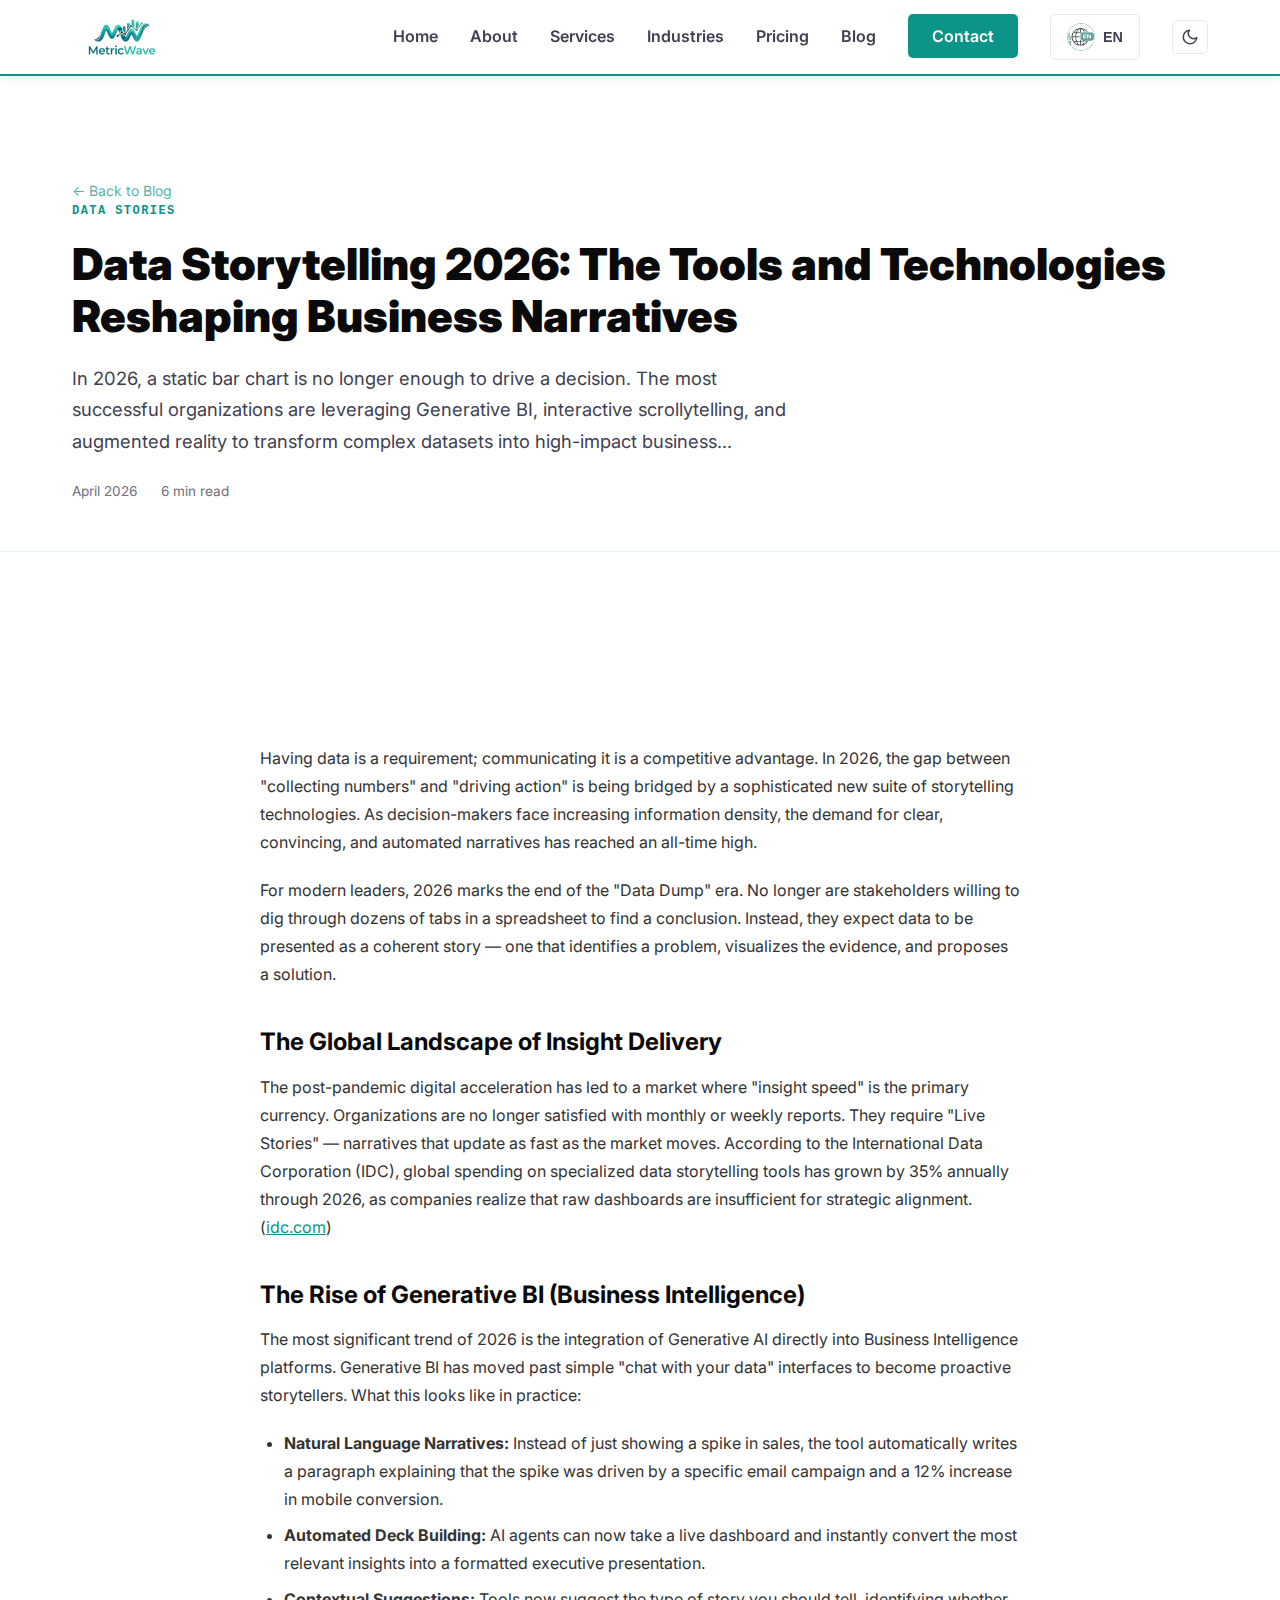
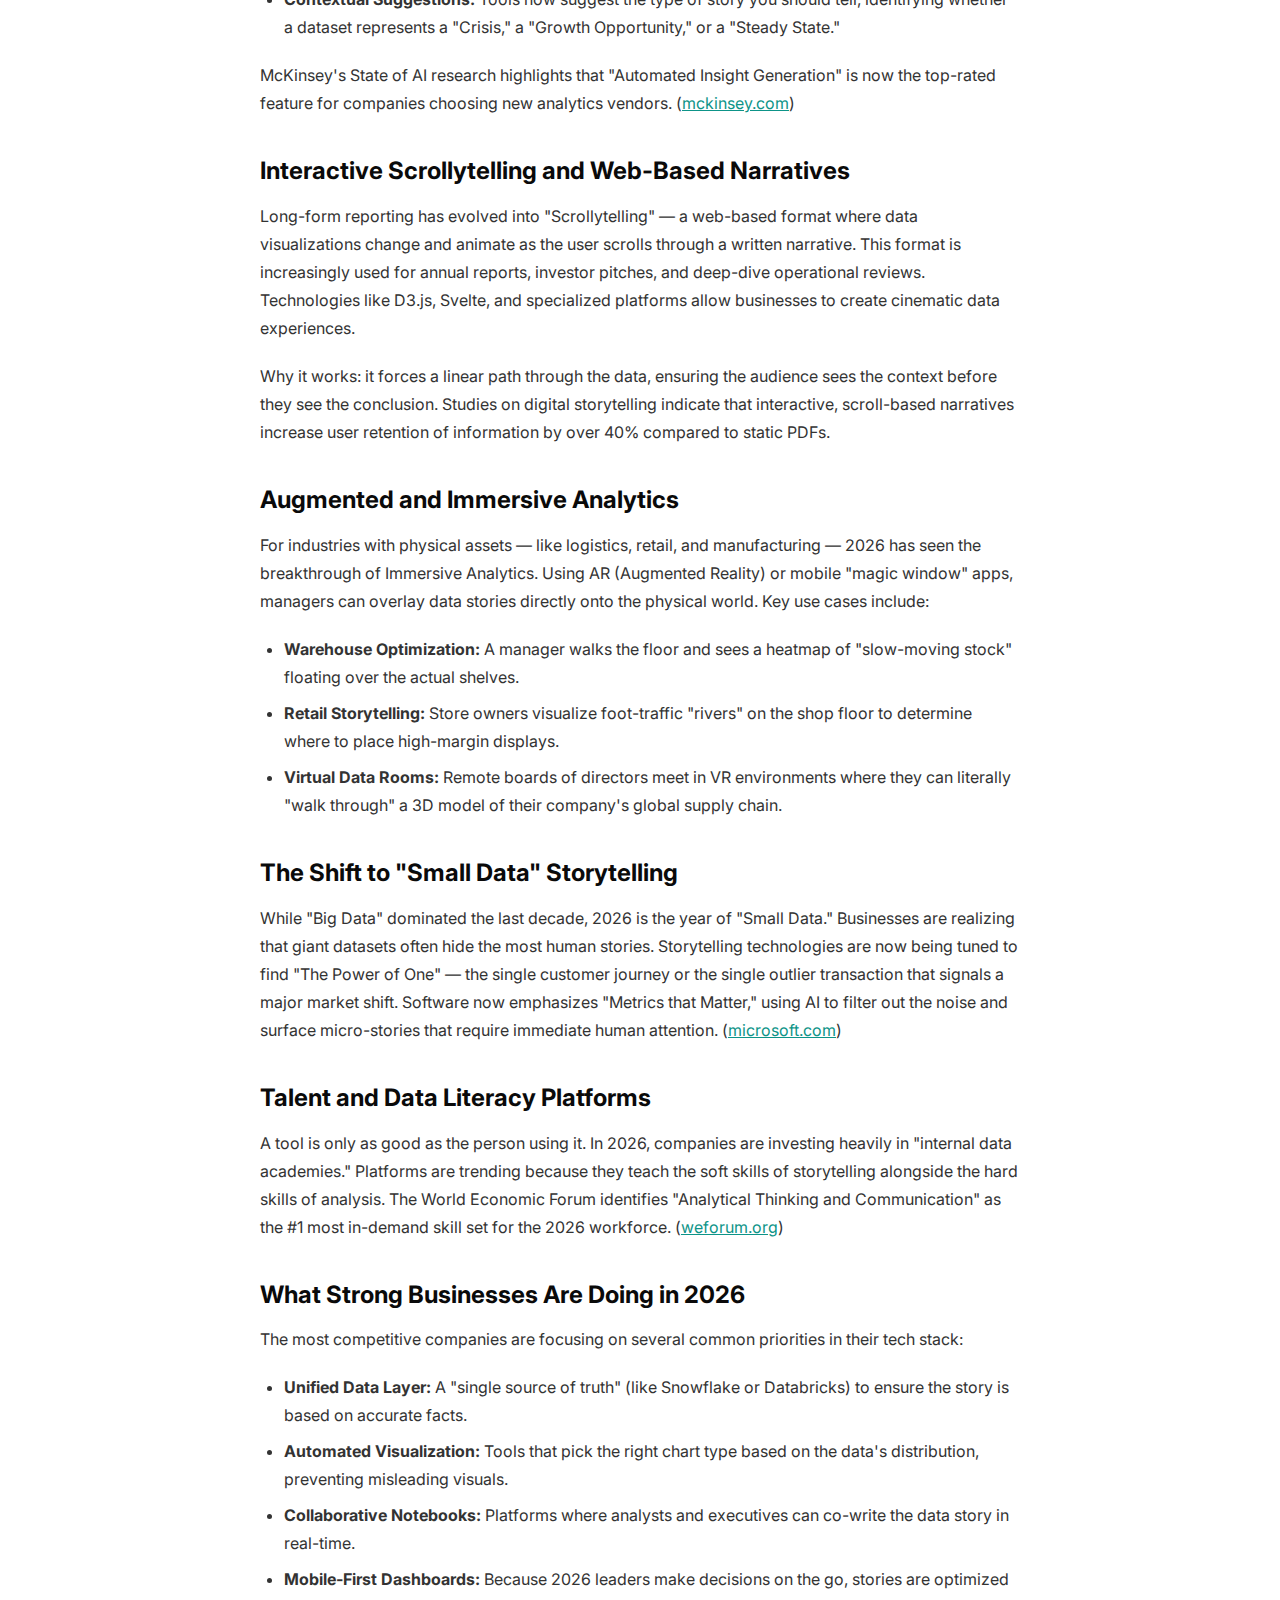
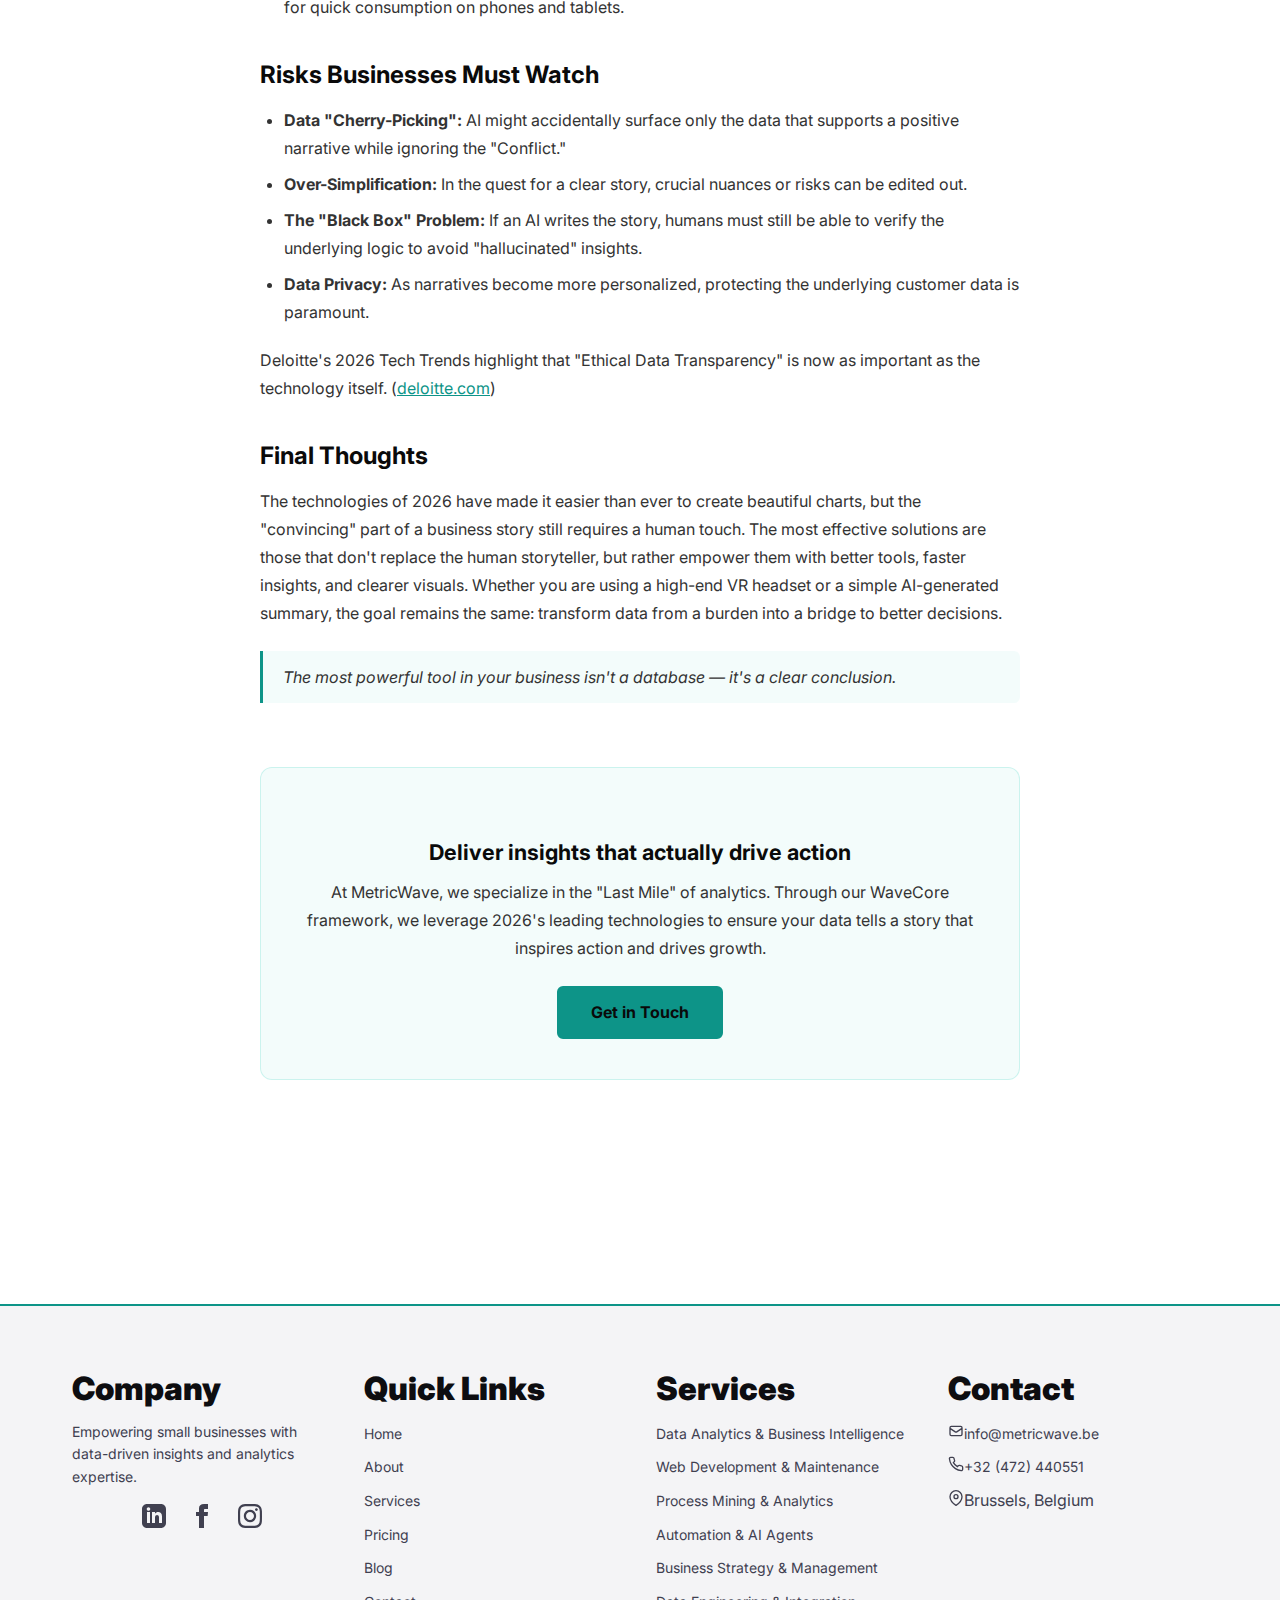
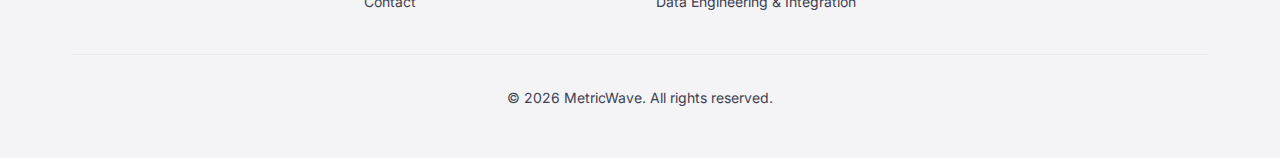
<file: blog-data-storytelling-2026-tools-technologies.html>
<!DOCTYPE html>
<html lang="en">
<head>
    <meta charset="UTF-8">
    <meta name="viewport" content="width=device-width, initial-scale=1.0">
    <meta name="description" content="Discover the top data storytelling technologies of 2026. From Generative BI to Immersive Analytics, learn the tools that turn raw data into convincing business stories.">
    <link rel="canonical" href="https://metricwave.be/blog-data-storytelling-2026-tools-technologies.html">
    <title>Data Storytelling 2026: Trends, Tools, and Tech | MetricWave</title>
    <link rel="icon" type="image/png" href="mwlogo.png">
    <link rel="stylesheet" href="styles.css?v=5">
    <link rel="preconnect" href="https://fonts.googleapis.com">
    <link rel="preconnect" href="https://fonts.gstatic.com" crossorigin>
    <link href="https://fonts.googleapis.com/css2?family=Inter:wght@400;600;700;900&display=swap" rel="stylesheet">
    <script>
    (function(){var t=localStorage.getItem('theme')||'light';document.documentElement.setAttribute('data-theme',t);})();
    </script>
</head>
<body>
    <header class="header">
        <nav class="nav-container">
            <div class="logo"><a href="index.html"><img src="logo_mw_new.png?v=4" alt="MetricWave"></a></div>
            <button class="mobile-toggle" aria-label="Toggle menu"><span></span><span></span><span></span></button>
            <ul class="nav-links">
                <li><a href="index.html" data-i18n="nav.home">Home</a></li>
                <li><a href="about.html" data-i18n="nav.about">About</a></li>
                <li class="nav-dropdown">
                    <a href="services.html" data-i18n="nav.services">Services</a>
                    <ul class="nav-dropdown-menu">
                        <li><a href="services.html#data-analytics-bi" data-i18n="home.service1Title">Data Analytics &amp; Business Intelligence</a></li>
                        <li><a href="services.html#web-development" data-i18n="home.service2Title">Web Development &amp; Maintenance</a></li>
                        <li><a href="services.html#process-mining" data-i18n="home.service3Title">Process Mining &amp; Analytics</a></li>
                        <li><a href="services.html#automation-ai" data-i18n="home.service4Title">Automation &amp; AI Agents</a></li>
                        <li><a href="services.html#business-strategy" data-i18n="home.service5Title">Business Strategy &amp; Management</a></li>
                        <li><a href="services.html#data-engineering" data-i18n="home.service6Title">Data Engineering &amp; Integration</a></li>
                    </ul>
                </li>
                <li class="nav-dropdown">
                    <a href="industries.html">Industries</a>
                    <ul class="nav-dropdown-menu">
                        <li><a href="industries.html#logistics">Logistics &amp; Transportation</a></li>
                        <li><a href="industries.html#technology">Technology &amp; SaaS</a></li>
                        <li><a href="industries.html#gaming">Gaming &amp; Entertainment</a></li>
                        <li><a href="industries.html#government">Government &amp; Public Sector</a></li>
                        <li><a href="industries.html#education">Education &amp; Research</a></li>
                        <li><a href="industries.html#nonprofit">Non-Profit &amp; Social Impact</a></li>
                    </ul>
                </li>
                <li><a href="pricing.html" data-i18n="nav.pricing">Pricing</a></li>
                <li><a href="blog.html" data-i18n="nav.blog">Blog</a></li>
                <li><a href="contact.html" class="nav-cta" data-i18n="nav.contact">Contact</a></li>
                <li class="language-switcher">
                    <button class="lang-btn" aria-label="Language selector">
                        <img src="Logos_Languages/en_logo.png" alt="EN" class="lang-flag" id="current-flag">
                        <span class="current-lang">EN</span>
                    </button>
                    <ul class="lang-dropdown">
                        <li><button data-lang="en" data-flag="Logos_Languages/en_logo.png" class="active"><img src="Logos_Languages/en_logo.png" alt="EN" class="dropdown-flag">English</button></li>
                        <li><button data-lang="fr" data-flag="Logos_Languages/fr_logo.png"><img src="Logos_Languages/fr_logo.png" alt="FR" class="dropdown-flag">Français</button></li>
                        <li><button data-lang="nl" data-flag="Logos_Languages/nd_logo.png"><img src="Logos_Languages/nd_logo.png" alt="NL" class="dropdown-flag">Nederlands</button></li>
                        <li><button data-lang="ka" data-flag="Logos_Languages/ge_logo.png"><img src="Logos_Languages/ge_logo.png" alt="KA" class="dropdown-flag">ქართული</button></li>
                        <li><button data-lang="ru" data-flag="Logos_Languages/ru_logo.png"><img src="Logos_Languages/ru_logo.png" alt="RU" class="dropdown-flag">Русский</button></li>
                    </ul>
                </li>
                <li class="theme-toggle-item">
                    <button class="theme-toggle" id="theme-toggle" aria-label="Toggle light/dark mode">
                        <svg class="icon-sun" xmlns="http://www.w3.org/2000/svg" width="18" height="18" viewBox="0 0 24 24" fill="none" stroke="currentColor" stroke-width="2" stroke-linecap="round" stroke-linejoin="round"><circle cx="12" cy="12" r="5"/><line x1="12" y1="1" x2="12" y2="3"/><line x1="12" y1="21" x2="12" y2="23"/><line x1="4.22" y1="4.22" x2="5.64" y2="5.64"/><line x1="18.36" y1="18.36" x2="19.78" y2="19.78"/><line x1="1" y1="12" x2="3" y2="12"/><line x1="21" y1="12" x2="23" y2="12"/><line x1="4.22" y1="19.78" x2="5.64" y2="18.36"/><line x1="18.36" y1="5.64" x2="19.78" y2="4.22"/></svg>
                        <svg class="icon-moon" xmlns="http://www.w3.org/2000/svg" width="18" height="18" viewBox="0 0 24 24" fill="none" stroke="currentColor" stroke-width="2" stroke-linecap="round" stroke-linejoin="round"><path d="M21 12.79A9 9 0 1 1 11.21 3 7 7 0 0 0 21 12.79z"/></svg>
                    </button>
                </li>
            </ul>
        </nav>
    </header>

    <section class="blog-post-hero">
        <div class="container">
            <div class="blog-breadcrumb"><a href="blog.html">← Back to Blog</a></div>
            <span class="blog-category-label">DATA STORIES</span>
            <h1>Data Storytelling 2026: The Tools and Technologies Reshaping Business Narratives</h1>
            <p class="blog-excerpt">In 2026, a static bar chart is no longer enough to drive a decision. The most successful organizations are leveraging Generative BI, interactive scrollytelling, and augmented reality to transform complex datasets into high-impact business narratives.</p>
            <div class="blog-post-meta-bar">
                <span>April 2026</span>
                <span>6 min read</span>
            </div>
        </div>
    </section>

    <section class="blog-section">
        <div class="container">
            <div class="blog-post-content">

                <p>Having data is a requirement; communicating it is a competitive advantage. In 2026, the gap between "collecting numbers" and "driving action" is being bridged by a sophisticated new suite of storytelling technologies. As decision-makers face increasing information density, the demand for clear, convincing, and automated narratives has reached an all-time high.</p>

                <p>For modern leaders, 2026 marks the end of the "Data Dump" era. No longer are stakeholders willing to dig through dozens of tabs in a spreadsheet to find a conclusion. Instead, they expect data to be presented as a coherent story — one that identifies a problem, visualizes the evidence, and proposes a solution.</p>

                <h2>The Global Landscape of Insight Delivery</h2>
                <p>The post-pandemic digital acceleration has led to a market where "insight speed" is the primary currency. Organizations are no longer satisfied with monthly or weekly reports. They require "Live Stories" — narratives that update as fast as the market moves. According to the International Data Corporation (IDC), global spending on specialized data storytelling tools has grown by 35% annually through 2026, as companies realize that raw dashboards are insufficient for strategic alignment. (<a href="https://www.idc.com" target="_blank" rel="noopener">idc.com</a>)</p>

                <h2>The Rise of Generative BI (Business Intelligence)</h2>
                <p>The most significant trend of 2026 is the integration of Generative AI directly into Business Intelligence platforms. Generative BI has moved past simple "chat with your data" interfaces to become proactive storytellers. What this looks like in practice:</p>
                <ul>
                    <li><strong>Natural Language Narratives:</strong> Instead of just showing a spike in sales, the tool automatically writes a paragraph explaining that the spike was driven by a specific email campaign and a 12% increase in mobile conversion.</li>
                    <li><strong>Automated Deck Building:</strong> AI agents can now take a live dashboard and instantly convert the most relevant insights into a formatted executive presentation.</li>
                    <li><strong>Contextual Suggestions:</strong> Tools now suggest the type of story you should tell, identifying whether a dataset represents a "Crisis," a "Growth Opportunity," or a "Steady State."</li>
                </ul>
                <p>McKinsey's State of AI research highlights that "Automated Insight Generation" is now the top-rated feature for companies choosing new analytics vendors. (<a href="https://www.mckinsey.com/capabilities/quantumblack/our-insights/the-state-of-ai" target="_blank" rel="noopener">mckinsey.com</a>)</p>

                <h2>Interactive Scrollytelling and Web-Based Narratives</h2>
                <p>Long-form reporting has evolved into "Scrollytelling" — a web-based format where data visualizations change and animate as the user scrolls through a written narrative. This format is increasingly used for annual reports, investor pitches, and deep-dive operational reviews. Technologies like D3.js, Svelte, and specialized platforms allow businesses to create cinematic data experiences.</p>

                <p>Why it works: it forces a linear path through the data, ensuring the audience sees the context before they see the conclusion. Studies on digital storytelling indicate that interactive, scroll-based narratives increase user retention of information by over 40% compared to static PDFs.</p>

                <h2>Augmented and Immersive Analytics</h2>
                <p>For industries with physical assets — like logistics, retail, and manufacturing — 2026 has seen the breakthrough of Immersive Analytics. Using AR (Augmented Reality) or mobile "magic window" apps, managers can overlay data stories directly onto the physical world. Key use cases include:</p>
                <ul>
                    <li><strong>Warehouse Optimization:</strong> A manager walks the floor and sees a heatmap of "slow-moving stock" floating over the actual shelves.</li>
                    <li><strong>Retail Storytelling:</strong> Store owners visualize foot-traffic "rivers" on the shop floor to determine where to place high-margin displays.</li>
                    <li><strong>Virtual Data Rooms:</strong> Remote boards of directors meet in VR environments where they can literally "walk through" a 3D model of their company's global supply chain.</li>
                </ul>

                <h2>The Shift to "Small Data" Storytelling</h2>
                <p>While "Big Data" dominated the last decade, 2026 is the year of "Small Data." Businesses are realizing that giant datasets often hide the most human stories. Storytelling technologies are now being tuned to find "The Power of One" — the single customer journey or the single outlier transaction that signals a major market shift. Software now emphasizes "Metrics that Matter," using AI to filter out the noise and surface micro-stories that require immediate human attention. (<a href="https://www.microsoft.com" target="_blank" rel="noopener">microsoft.com</a>)</p>

                <h2>Talent and Data Literacy Platforms</h2>
                <p>A tool is only as good as the person using it. In 2026, companies are investing heavily in "internal data academies." Platforms are trending because they teach the soft skills of storytelling alongside the hard skills of analysis. The World Economic Forum identifies "Analytical Thinking and Communication" as the #1 most in-demand skill set for the 2026 workforce. (<a href="https://www.weforum.org/reports/the-future-of-jobs-report-2025" target="_blank" rel="noopener">weforum.org</a>)</p>

                <h2>What Strong Businesses Are Doing in 2026</h2>
                <p>The most competitive companies are focusing on several common priorities in their tech stack:</p>
                <ul>
                    <li><strong>Unified Data Layer:</strong> A "single source of truth" (like Snowflake or Databricks) to ensure the story is based on accurate facts.</li>
                    <li><strong>Automated Visualization:</strong> Tools that pick the right chart type based on the data's distribution, preventing misleading visuals.</li>
                    <li><strong>Collaborative Notebooks:</strong> Platforms where analysts and executives can co-write the data story in real-time.</li>
                    <li><strong>Mobile-First Dashboards:</strong> Because 2026 leaders make decisions on the go, stories are optimized for quick consumption on phones and tablets.</li>
                </ul>

                <h2>Risks Businesses Must Watch</h2>
                <ul>
                    <li><strong>Data "Cherry-Picking":</strong> AI might accidentally surface only the data that supports a positive narrative while ignoring the "Conflict."</li>
                    <li><strong>Over-Simplification:</strong> In the quest for a clear story, crucial nuances or risks can be edited out.</li>
                    <li><strong>The "Black Box" Problem:</strong> If an AI writes the story, humans must still be able to verify the underlying logic to avoid "hallucinated" insights.</li>
                    <li><strong>Data Privacy:</strong> As narratives become more personalized, protecting the underlying customer data is paramount.</li>
                </ul>
                <p>Deloitte's 2026 Tech Trends highlight that "Ethical Data Transparency" is now as important as the technology itself. (<a href="https://www2.deloitte.com/" target="_blank" rel="noopener">deloitte.com</a>)</p>

                <h2>Final Thoughts</h2>
                <p>The technologies of 2026 have made it easier than ever to create beautiful charts, but the "convincing" part of a business story still requires a human touch. The most effective solutions are those that don't replace the human storyteller, but rather empower them with better tools, faster insights, and clearer visuals. Whether you are using a high-end VR headset or a simple AI-generated summary, the goal remains the same: transform data from a burden into a bridge to better decisions.</p>

                <blockquote>
                    <p>The most powerful tool in your business isn't a database — it's a clear conclusion.</p>
                </blockquote>

                <div class="blog-post-cta">
                    <h3>Deliver insights that actually drive action</h3>
                    <p>At MetricWave, we specialize in the "Last Mile" of analytics. Through our WaveCore framework, we leverage 2026's leading technologies to ensure your data tells a story that inspires action and drives growth.</p>
                    <a href="contact.html" class="btn-primary">Get in Touch</a>
                </div>

            </div>
        </div>
    </section>

    <footer class="footer">
        <div class="container">
            <div class="footer-grid">
                <div class="footer-col">
                    <h3 data-i18n="footer.company">Company</h3>
                    <p data-i18n="footer.description">Empowering small businesses with data-driven insights and analytics expertise.</p>
                    <div class="social-links">
                        <a href="https://www.linkedin.com/company/metricwave" target="_blank" aria-label="LinkedIn"><svg width="24" height="24" viewBox="0 0 24 24" fill="currentColor"><path d="M19 0h-14c-2.761 0-5 2.239-5 5v14c0 2.761 2.239 5 5 5h14c2.762 0 5-2.239 5-5v-14c0-2.761-2.238-5-5-5zm-11 19h-3v-11h3v11zm-1.5-12.268c-.966 0-1.75-.79-1.75-1.764s.784-1.764 1.75-1.764 1.75.79 1.75 1.764-.783 1.764-1.75 1.764zm13.5 12.268h-3v-5.604c0-3.368-4-3.113-4 0v5.604h-3v-11h3v1.765c1.396-2.586 7-2.777 7 2.476v6.759z"/></svg></a>
                        <a href="https://www.facebook.com/metricwave" target="_blank" aria-label="Facebook"><svg width="24" height="24" viewBox="0 0 24 24" fill="currentColor"><path d="M9 8h-3v4h3v12h5v-12h3.642l.358-4h-4v-1.667c0-.955.192-1.333 1.115-1.333h2.885v-5h-3.808c-3.596 0-5.192 1.583-5.192 4.615v3.385z"/></svg></a>
                        <a href="https://www.instagram.com/metricwave" target="_blank" aria-label="Instagram"><svg width="24" height="24" viewBox="0 0 24 24" fill="currentColor"><path d="M12 2.163c3.204 0 3.584.012 4.85.07 3.252.148 4.771 1.691 4.919 4.919.058 1.265.069 1.645.069 4.849 0 3.205-.012 3.584-.069 4.849-.149 3.225-1.664 4.771-4.919 4.919-1.266.058-1.644.07-4.85.07-3.204 0-3.584-.012-4.849-.07-3.26-.149-4.771-1.699-4.919-4.92-.058-1.265-.07-1.644-.07-4.849 0-3.204.013-3.583.07-4.849.149-3.227 1.664-4.771 4.919-4.919 1.266-.057 1.645-.069 4.849-.069zm0-2.163c-3.259 0-3.667.014-4.947.072-4.358.2-6.78 2.618-6.98 6.98-.059 1.281-.073 1.689-.073 4.948 0 3.259.014 3.668.072 4.948.2 4.358 2.618 6.78 6.98 6.98 1.281.058 1.689.072 4.948.072 3.259 0 3.668-.014 4.948-.072 4.354-.2 6.782-2.618 6.979-6.98.059-1.28.073-1.689.073-4.948 0-3.259-.014-3.667-.072-4.947-.196-4.354-2.617-6.78-6.979-6.98-1.281-.059-1.69-.073-4.949-.073zm0 5.838c-3.403 0-6.162 2.759-6.162 6.162s2.759 6.163 6.162 6.163 6.162-2.759 6.162-6.163c0-3.403-2.759-6.162-6.162-6.162zm0 10.162c-2.209 0-4-1.79-4-4 0-2.209 1.791-4 4-4s4 1.791 4 4c0 2.21-1.791 4-4 4zm6.406-11.845c-.796 0-1.441.645-1.441 1.44s.645 1.44 1.441 1.44c.795 0 1.439-.645 1.439-1.44s-.644-1.44-1.439-1.44z"/></svg></a>
                    </div>
                </div>
                <div class="footer-col"><h3 data-i18n="footer.quickLinks">Quick Links</h3><ul><li><a href="index.html" data-i18n="nav.home">Home</a></li><li><a href="about.html" data-i18n="nav.about">About</a></li><li><a href="services.html" data-i18n="nav.services">Services</a></li><li><a href="pricing.html" data-i18n="nav.pricing">Pricing</a></li><li><a href="blog.html" data-i18n="nav.blog">Blog</a></li><li><a href="contact.html" data-i18n="nav.contact">Contact</a></li></ul></div>
                <div class="footer-col"><h3 data-i18n="footer.servicesTitle">Services</h3><ul><li><a href="services.html#data-analytics-bi" data-i18n="home.service1Title">Data Analytics &amp; Business Intelligence</a></li><li><a href="services.html#web-development" data-i18n="home.service2Title">Web Development &amp; Maintenance</a></li><li><a href="services.html#process-mining" data-i18n="home.service3Title">Process Mining &amp; Analytics</a></li><li><a href="services.html#automation-ai" data-i18n="home.service4Title">Automation &amp; AI Agents</a></li><li><a href="services.html#business-strategy" data-i18n="home.service5Title">Business Strategy &amp; Management</a></li><li><a href="services.html#data-engineering" data-i18n="home.service6Title">Data Engineering &amp; Integration</a></li></ul></div>
                <div class="footer-col"><h3 data-i18n="footer.contactTitle">Contact</h3><ul class="contact-info"><li><svg width="16" height="16" viewBox="0 0 24 24" fill="none" stroke="currentColor" stroke-width="2"><path d="M3 8l7.89 5.26a2 2 0 002.22 0L21 8M5 19h14a2 2 0 002-2V7a2 2 0 00-2-2H5a2 2 0 00-2 2v10a2 2 0 002 2z"/></svg><a href="mailto:info@metricwave.be">info@metricwave.be</a></li><li><svg width="16" height="16" viewBox="0 0 24 24" fill="none" stroke="currentColor" stroke-width="2"><path d="M22 16.92v3a2 2 0 01-2.18 2 19.79 19.79 0 01-8.63-3.07 19.5 19.5 0 01-6-6 19.79 19.79 0 01-3.07-8.67A2 2 0 014.11 2h3a2 2 0 012 1.72 12.84 12.84 0 00.7 2.81 2 2 0 01-.45 2.11L8.09 9.91a16 16 0 006 6l1.27-1.27a2 2 0 012.11-.45 12.84 12.84 0 002.81.7A2 2 0 0122 16.92z"/></svg><a href="tel:+32472440551">+32 (472) 440551</a></li><li><svg width="16" height="16" viewBox="0 0 24 24" fill="none" stroke="currentColor" stroke-width="2"><path d="M21 10c0 7-9 13-9 13s-9-6-9-13a9 9 0 0118 0z"/><circle cx="12" cy="10" r="3"/></svg><span>Brussels, Belgium</span></li></ul></div>
            </div>
            <div class="footer-bottom"><p>&copy; 2026 MetricWave. <span data-i18n="footer.rights">All rights reserved.</span></p></div>
        </div>
    </footer>

    <div id="cookie-consent-banner" class="cookie-consent-banner"><div class="container"><div class="cookie-banner-content"><div class="cookie-banner-text"><h3>We Value Your Privacy</h3><p>We use cookies to enhance your browsing experience, analyze site traffic, and personalize content. By clicking "Accept All", you consent to our use of cookies. <a href="cookie-policy.html">Learn more</a></p></div><div class="cookie-banner-actions"><button id="cookie-accept-all" class="cookie-btn cookie-btn-accept">Accept All</button><button id="cookie-necessary-only" class="cookie-btn cookie-btn-necessary">Necessary Only</button><button id="cookie-customize" class="cookie-btn cookie-btn-customize">Customize</button></div></div></div></div>
    <div id="cookie-modal" class="cookie-modal"><div class="cookie-modal-content"><div class="cookie-modal-header"><h2>Cookie Preferences</h2><button id="cookie-modal-close" class="cookie-modal-close" aria-label="Close">&times;</button></div><div class="cookie-category"><div class="cookie-category-header"><h3>Necessary Cookies</h3><label class="cookie-toggle"><input type="checkbox" checked disabled><span class="cookie-toggle-slider"></span></label></div><p class="cookie-category-description">Essential cookies required for the website to function.</p></div><div class="cookie-category"><div class="cookie-category-header"><h3>Analytics Cookies</h3><label class="cookie-toggle"><input type="checkbox" id="cookie-analytics"><span class="cookie-toggle-slider"></span></label></div><p class="cookie-category-description">Help us understand how visitors interact with our website.</p></div><div class="cookie-category"><div class="cookie-category-header"><h3>Marketing Cookies</h3><label class="cookie-toggle"><input type="checkbox" id="cookie-marketing"><span class="cookie-toggle-slider"></span></label></div><p class="cookie-category-description">Used to track visitors across websites to display relevant advertisements.</p></div><div class="cookie-modal-actions"><button id="cookie-save-preferences" class="cookie-btn cookie-btn-accept">Save Preferences</button></div></div></div>

    <script src="translations.js?v=2"></script>
    <script src="cookie-consent.js"></script>
    <script src="script.js"></script>
</body>
</html>
</file>
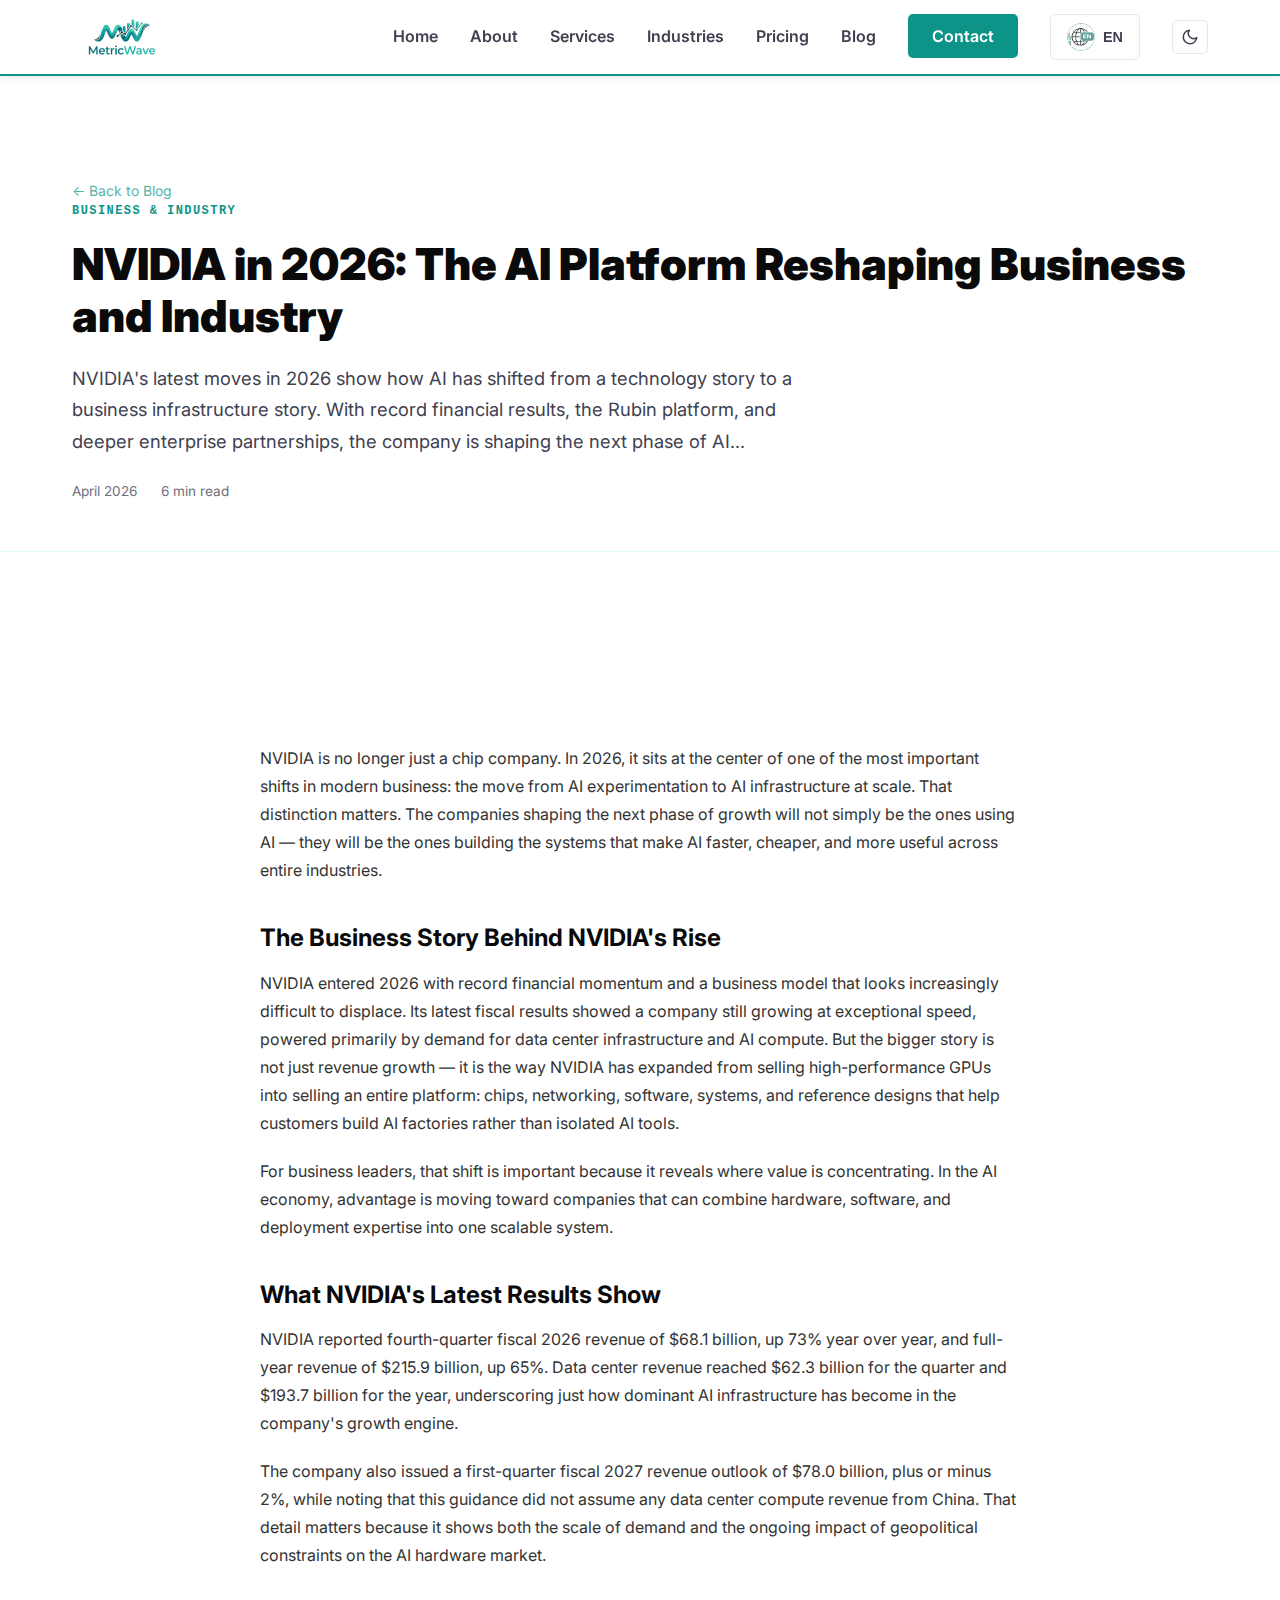
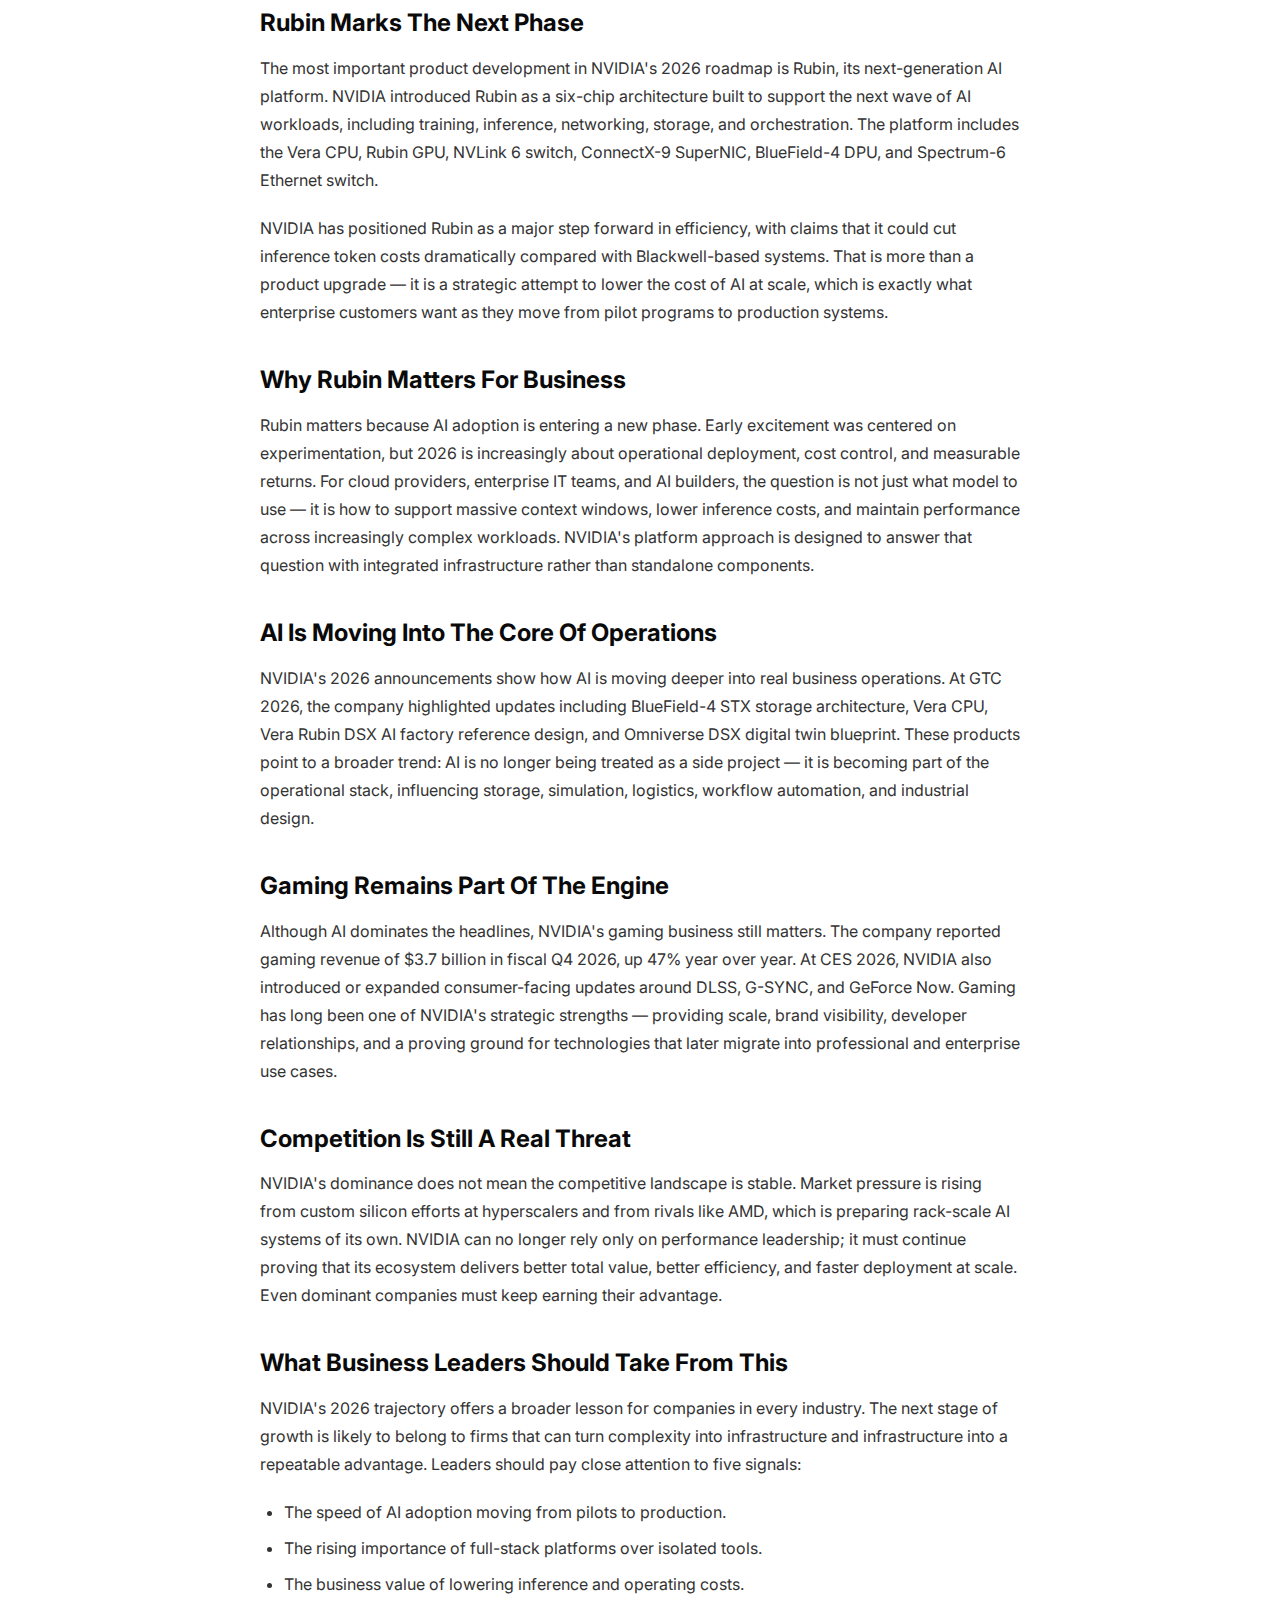
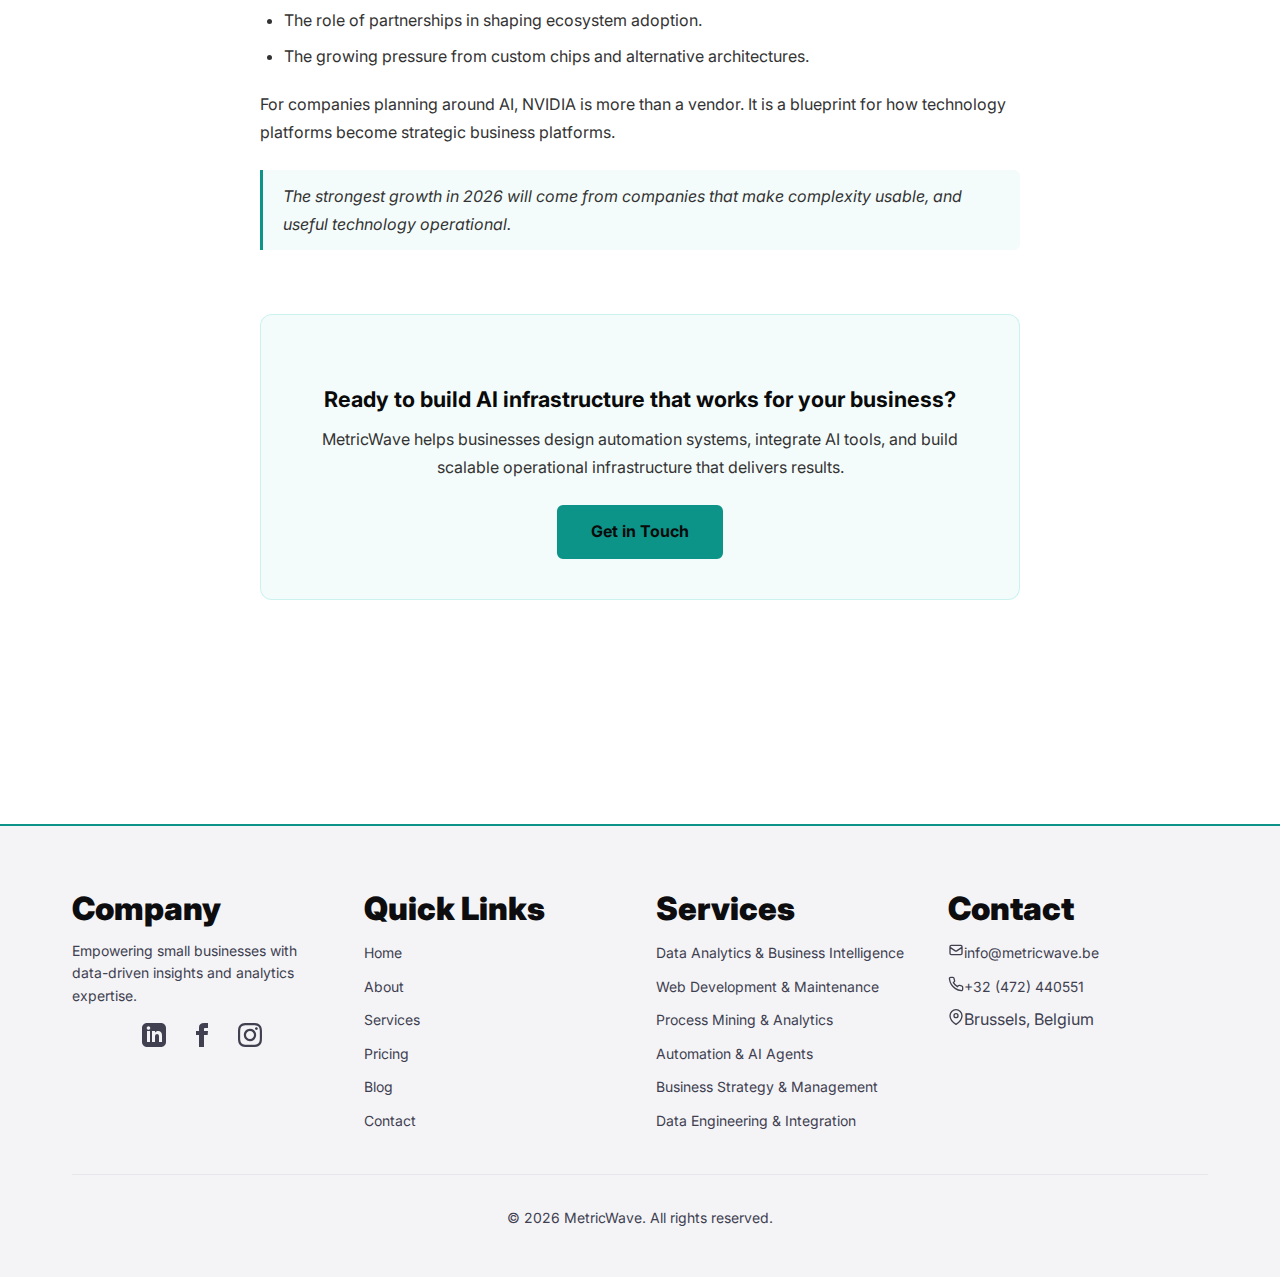
<file: blog-nvidia-2026-ai-infrastructure.html>
<!DOCTYPE html>
<html lang="en">
<head>
    <meta charset="UTF-8">
    <meta name="viewport" content="width=device-width, initial-scale=1.0">
    <meta name="description" content="Explore NVIDIA's latest 2026 news, from record results and Rubin to AI infrastructure, competition, and what it means for business leaders.">
    <link rel="canonical" href="https://metricwave.be/blog-nvidia-2026-ai-infrastructure.html">
    <title>NVIDIA 2026: AI Infrastructure, Growth, and Strategy | MetricWave</title>
    <link rel="icon" type="image/png" href="mwlogo.png">
    <link rel="stylesheet" href="styles.css?v=5">
    <link rel="preconnect" href="https://fonts.googleapis.com">
    <link rel="preconnect" href="https://fonts.gstatic.com" crossorigin>
    <link href="https://fonts.googleapis.com/css2?family=Inter:wght@400;600;700;900&display=swap" rel="stylesheet">
    <script>
    (function(){var t=localStorage.getItem('theme')||'light';document.documentElement.setAttribute('data-theme',t);})();
    </script>
</head>
<body>
    <header class="header">
        <nav class="nav-container">
            <div class="logo"><a href="index.html"><img src="logo_mw_new.png?v=4" alt="MetricWave"></a></div>
            <button class="mobile-toggle" aria-label="Toggle menu"><span></span><span></span><span></span></button>
            <ul class="nav-links">
                <li><a href="index.html" data-i18n="nav.home">Home</a></li>
                <li><a href="about.html" data-i18n="nav.about">About</a></li>
                <li class="nav-dropdown">
                    <a href="services.html" data-i18n="nav.services">Services</a>
                    <ul class="nav-dropdown-menu">
                        <li><a href="services.html#data-analytics-bi" data-i18n="home.service1Title">Data Analytics &amp; Business Intelligence</a></li>
                        <li><a href="services.html#web-development" data-i18n="home.service2Title">Web Development &amp; Maintenance</a></li>
                        <li><a href="services.html#process-mining" data-i18n="home.service3Title">Process Mining &amp; Analytics</a></li>
                        <li><a href="services.html#automation-ai" data-i18n="home.service4Title">Automation &amp; AI Agents</a></li>
                        <li><a href="services.html#business-strategy" data-i18n="home.service5Title">Business Strategy &amp; Management</a></li>
                        <li><a href="services.html#data-engineering" data-i18n="home.service6Title">Data Engineering &amp; Integration</a></li>
                    </ul>
                </li>
                <li class="nav-dropdown">
                    <a href="industries.html">Industries</a>
                    <ul class="nav-dropdown-menu">
                        <li><a href="industries.html#logistics">Logistics &amp; Transportation</a></li>
                        <li><a href="industries.html#technology">Technology &amp; SaaS</a></li>
                        <li><a href="industries.html#gaming">Gaming &amp; Entertainment</a></li>
                        <li><a href="industries.html#government">Government &amp; Public Sector</a></li>
                        <li><a href="industries.html#education">Education &amp; Research</a></li>
                        <li><a href="industries.html#nonprofit">Non-Profit &amp; Social Impact</a></li>
                    </ul>
                </li>
                <li><a href="pricing.html" data-i18n="nav.pricing">Pricing</a></li>
                <li><a href="blog.html" data-i18n="nav.blog">Blog</a></li>
                <li><a href="contact.html" class="nav-cta" data-i18n="nav.contact">Contact</a></li>
                <li class="language-switcher">
                    <button class="lang-btn" aria-label="Language selector">
                        <img src="Logos_Languages/en_logo.png" alt="EN" class="lang-flag" id="current-flag">
                        <span class="current-lang">EN</span>
                    </button>
                    <ul class="lang-dropdown">
                        <li><button data-lang="en" data-flag="Logos_Languages/en_logo.png" class="active"><img src="Logos_Languages/en_logo.png" alt="EN" class="dropdown-flag">English</button></li>
                        <li><button data-lang="fr" data-flag="Logos_Languages/fr_logo.png"><img src="Logos_Languages/fr_logo.png" alt="FR" class="dropdown-flag">Français</button></li>
                        <li><button data-lang="nl" data-flag="Logos_Languages/nd_logo.png"><img src="Logos_Languages/nd_logo.png" alt="NL" class="dropdown-flag">Nederlands</button></li>
                        <li><button data-lang="ka" data-flag="Logos_Languages/ge_logo.png"><img src="Logos_Languages/ge_logo.png" alt="KA" class="dropdown-flag">ქართული</button></li>
                        <li><button data-lang="ru" data-flag="Logos_Languages/ru_logo.png"><img src="Logos_Languages/ru_logo.png" alt="RU" class="dropdown-flag">Русский</button></li>
                    </ul>
                </li>
                <li class="theme-toggle-item">
                    <button class="theme-toggle" id="theme-toggle" aria-label="Toggle light/dark mode">
                        <svg class="icon-sun" xmlns="http://www.w3.org/2000/svg" width="18" height="18" viewBox="0 0 24 24" fill="none" stroke="currentColor" stroke-width="2" stroke-linecap="round" stroke-linejoin="round"><circle cx="12" cy="12" r="5"/><line x1="12" y1="1" x2="12" y2="3"/><line x1="12" y1="21" x2="12" y2="23"/><line x1="4.22" y1="4.22" x2="5.64" y2="5.64"/><line x1="18.36" y1="18.36" x2="19.78" y2="19.78"/><line x1="1" y1="12" x2="3" y2="12"/><line x1="21" y1="12" x2="23" y2="12"/><line x1="4.22" y1="19.78" x2="5.64" y2="18.36"/><line x1="18.36" y1="5.64" x2="19.78" y2="4.22"/></svg>
                        <svg class="icon-moon" xmlns="http://www.w3.org/2000/svg" width="18" height="18" viewBox="0 0 24 24" fill="none" stroke="currentColor" stroke-width="2" stroke-linecap="round" stroke-linejoin="round"><path d="M21 12.79A9 9 0 1 1 11.21 3 7 7 0 0 0 21 12.79z"/></svg>
                    </button>
                </li>
            </ul>
        </nav>
    </header>

    <section class="blog-post-hero">
        <div class="container">
            <div class="blog-breadcrumb"><a href="blog.html">← Back to Blog</a></div>
            <span class="blog-category-label">BUSINESS &amp; INDUSTRY</span>
            <h1>NVIDIA in 2026: The AI Platform Reshaping Business and Industry</h1>
            <p class="blog-excerpt">NVIDIA's latest moves in 2026 show how AI has shifted from a technology story to a business infrastructure story. With record financial results, the Rubin platform, and deeper enterprise partnerships, the company is shaping the next phase of AI growth.</p>
            <div class="blog-post-meta-bar">
                <span>April 2026</span>
                <span>6 min read</span>
            </div>
        </div>
    </section>

    <section class="blog-section">
        <div class="container">
            <div class="blog-post-content">

                <p>NVIDIA is no longer just a chip company. In 2026, it sits at the center of one of the most important shifts in modern business: the move from AI experimentation to AI infrastructure at scale. That distinction matters. The companies shaping the next phase of growth will not simply be the ones using AI — they will be the ones building the systems that make AI faster, cheaper, and more useful across entire industries.</p>

                <h2>The Business Story Behind NVIDIA's Rise</h2>
                <p>NVIDIA entered 2026 with record financial momentum and a business model that looks increasingly difficult to displace. Its latest fiscal results showed a company still growing at exceptional speed, powered primarily by demand for data center infrastructure and AI compute. But the bigger story is not just revenue growth — it is the way NVIDIA has expanded from selling high-performance GPUs into selling an entire platform: chips, networking, software, systems, and reference designs that help customers build AI factories rather than isolated AI tools.</p>

                <p>For business leaders, that shift is important because it reveals where value is concentrating. In the AI economy, advantage is moving toward companies that can combine hardware, software, and deployment expertise into one scalable system.</p>

                <h2>What NVIDIA's Latest Results Show</h2>
                <p>NVIDIA reported fourth-quarter fiscal 2026 revenue of $68.1 billion, up 73% year over year, and full-year revenue of $215.9 billion, up 65%. Data center revenue reached $62.3 billion for the quarter and $193.7 billion for the year, underscoring just how dominant AI infrastructure has become in the company's growth engine.</p>

                <p>The company also issued a first-quarter fiscal 2027 revenue outlook of $78.0 billion, plus or minus 2%, while noting that this guidance did not assume any data center compute revenue from China. That detail matters because it shows both the scale of demand and the ongoing impact of geopolitical constraints on the AI hardware market.</p>

                <h2>Rubin Marks The Next Phase</h2>
                <p>The most important product development in NVIDIA's 2026 roadmap is Rubin, its next-generation AI platform. NVIDIA introduced Rubin as a six-chip architecture built to support the next wave of AI workloads, including training, inference, networking, storage, and orchestration. The platform includes the Vera CPU, Rubin GPU, NVLink 6 switch, ConnectX-9 SuperNIC, BlueField-4 DPU, and Spectrum-6 Ethernet switch.</p>

                <p>NVIDIA has positioned Rubin as a major step forward in efficiency, with claims that it could cut inference token costs dramatically compared with Blackwell-based systems. That is more than a product upgrade — it is a strategic attempt to lower the cost of AI at scale, which is exactly what enterprise customers want as they move from pilot programs to production systems.</p>

                <h2>Why Rubin Matters For Business</h2>
                <p>Rubin matters because AI adoption is entering a new phase. Early excitement was centered on experimentation, but 2026 is increasingly about operational deployment, cost control, and measurable returns. For cloud providers, enterprise IT teams, and AI builders, the question is not just what model to use — it is how to support massive context windows, lower inference costs, and maintain performance across increasingly complex workloads. NVIDIA's platform approach is designed to answer that question with integrated infrastructure rather than standalone components.</p>

                <h2>AI Is Moving Into The Core Of Operations</h2>
                <p>NVIDIA's 2026 announcements show how AI is moving deeper into real business operations. At GTC 2026, the company highlighted updates including BlueField-4 STX storage architecture, Vera CPU, Vera Rubin DSX AI factory reference design, and Omniverse DSX digital twin blueprint. These products point to a broader trend: AI is no longer being treated as a side project — it is becoming part of the operational stack, influencing storage, simulation, logistics, workflow automation, and industrial design.</p>

                <h2>Gaming Remains Part Of The Engine</h2>
                <p>Although AI dominates the headlines, NVIDIA's gaming business still matters. The company reported gaming revenue of $3.7 billion in fiscal Q4 2026, up 47% year over year. At CES 2026, NVIDIA also introduced or expanded consumer-facing updates around DLSS, G-SYNC, and GeForce Now. Gaming has long been one of NVIDIA's strategic strengths — providing scale, brand visibility, developer relationships, and a proving ground for technologies that later migrate into professional and enterprise use cases.</p>

                <h2>Competition Is Still A Real Threat</h2>
                <p>NVIDIA's dominance does not mean the competitive landscape is stable. Market pressure is rising from custom silicon efforts at hyperscalers and from rivals like AMD, which is preparing rack-scale AI systems of its own. NVIDIA can no longer rely only on performance leadership; it must continue proving that its ecosystem delivers better total value, better efficiency, and faster deployment at scale. Even dominant companies must keep earning their advantage.</p>

                <h2>What Business Leaders Should Take From This</h2>
                <p>NVIDIA's 2026 trajectory offers a broader lesson for companies in every industry. The next stage of growth is likely to belong to firms that can turn complexity into infrastructure and infrastructure into a repeatable advantage. Leaders should pay close attention to five signals:</p>
                <ul>
                    <li>The speed of AI adoption moving from pilots to production.</li>
                    <li>The rising importance of full-stack platforms over isolated tools.</li>
                    <li>The business value of lowering inference and operating costs.</li>
                    <li>The role of partnerships in shaping ecosystem adoption.</li>
                    <li>The growing pressure from custom chips and alternative architectures.</li>
                </ul>

                <p>For companies planning around AI, NVIDIA is more than a vendor. It is a blueprint for how technology platforms become strategic business platforms.</p>

                <blockquote>
                    <p>The strongest growth in 2026 will come from companies that make complexity usable, and useful technology operational.</p>
                </blockquote>

                <div class="blog-post-cta">
                    <h3>Ready to build AI infrastructure that works for your business?</h3>
                    <p>MetricWave helps businesses design automation systems, integrate AI tools, and build scalable operational infrastructure that delivers results.</p>
                    <a href="contact.html" class="btn-primary">Get in Touch</a>
                </div>

            </div>
        </div>
    </section>

    <footer class="footer">
        <div class="container">
            <div class="footer-grid">
                <div class="footer-col">
                    <h3 data-i18n="footer.company">Company</h3>
                    <p data-i18n="footer.description">Empowering small businesses with data-driven insights and analytics expertise.</p>
                    <div class="social-links">
                        <a href="https://www.linkedin.com/company/metricwave" target="_blank" aria-label="LinkedIn"><svg width="24" height="24" viewBox="0 0 24 24" fill="currentColor"><path d="M19 0h-14c-2.761 0-5 2.239-5 5v14c0 2.761 2.239 5 5 5h14c2.762 0 5-2.239 5-5v-14c0-2.761-2.238-5-5-5zm-11 19h-3v-11h3v11zm-1.5-12.268c-.966 0-1.75-.79-1.75-1.764s.784-1.764 1.75-1.764 1.75.79 1.75 1.764-.783 1.764-1.75 1.764zm13.5 12.268h-3v-5.604c0-3.368-4-3.113-4 0v5.604h-3v-11h3v1.765c1.396-2.586 7-2.777 7 2.476v6.759z"/></svg></a>
                        <a href="https://www.facebook.com/metricwave" target="_blank" aria-label="Facebook"><svg width="24" height="24" viewBox="0 0 24 24" fill="currentColor"><path d="M9 8h-3v4h3v12h5v-12h3.642l.358-4h-4v-1.667c0-.955.192-1.333 1.115-1.333h2.885v-5h-3.808c-3.596 0-5.192 1.583-5.192 4.615v3.385z"/></svg></a>
                        <a href="https://www.instagram.com/metricwave" target="_blank" aria-label="Instagram"><svg width="24" height="24" viewBox="0 0 24 24" fill="currentColor"><path d="M12 2.163c3.204 0 3.584.012 4.85.07 3.252.148 4.771 1.691 4.919 4.919.058 1.265.069 1.645.069 4.849 0 3.205-.012 3.584-.069 4.849-.149 3.225-1.664 4.771-4.919 4.919-1.266.058-1.644.07-4.85.07-3.204 0-3.584-.012-4.849-.07-3.26-.149-4.771-1.699-4.919-4.92-.058-1.265-.07-1.644-.07-4.849 0-3.204.013-3.583.07-4.849.149-3.227 1.664-4.771 4.919-4.919 1.266-.057 1.645-.069 4.849-.069zm0-2.163c-3.259 0-3.667.014-4.947.072-4.358.2-6.78 2.618-6.98 6.98-.059 1.281-.073 1.689-.073 4.948 0 3.259.014 3.668.072 4.948.2 4.358 2.618 6.78 6.98 6.98 1.281.058 1.689.072 4.948.072 3.259 0 3.668-.014 4.948-.072 4.354-.2 6.782-2.618 6.979-6.98.059-1.28.073-1.689.073-4.948 0-3.259-.014-3.667-.072-4.947-.196-4.354-2.617-6.78-6.979-6.98-1.281-.059-1.69-.073-4.949-.073zm0 5.838c-3.403 0-6.162 2.759-6.162 6.162s2.759 6.163 6.162 6.163 6.162-2.759 6.162-6.163c0-3.403-2.759-6.162-6.162-6.162zm0 10.162c-2.209 0-4-1.79-4-4 0-2.209 1.791-4 4-4s4 1.791 4 4c0 2.21-1.791 4-4 4zm6.406-11.845c-.796 0-1.441.645-1.441 1.44s.645 1.44 1.441 1.44c.795 0 1.439-.645 1.439-1.44s-.644-1.44-1.439-1.44z"/></svg></a>
                    </div>
                </div>
                <div class="footer-col">
                    <h3 data-i18n="footer.quickLinks">Quick Links</h3>
                    <ul>
                        <li><a href="index.html" data-i18n="nav.home">Home</a></li>
                        <li><a href="about.html" data-i18n="nav.about">About</a></li>
                        <li><a href="services.html" data-i18n="nav.services">Services</a></li>
                        <li><a href="pricing.html" data-i18n="nav.pricing">Pricing</a></li>
                        <li><a href="blog.html" data-i18n="nav.blog">Blog</a></li>
                        <li><a href="contact.html" data-i18n="nav.contact">Contact</a></li>
                    </ul>
                </div>
                <div class="footer-col">
                    <h3 data-i18n="footer.servicesTitle">Services</h3>
                    <ul>
                        <li><a href="services.html#data-analytics-bi" data-i18n="home.service1Title">Data Analytics &amp; Business Intelligence</a></li>
                        <li><a href="services.html#web-development" data-i18n="home.service2Title">Web Development &amp; Maintenance</a></li>
                        <li><a href="services.html#process-mining" data-i18n="home.service3Title">Process Mining &amp; Analytics</a></li>
                        <li><a href="services.html#automation-ai" data-i18n="home.service4Title">Automation &amp; AI Agents</a></li>
                        <li><a href="services.html#business-strategy" data-i18n="home.service5Title">Business Strategy &amp; Management</a></li>
                        <li><a href="services.html#data-engineering" data-i18n="home.service6Title">Data Engineering &amp; Integration</a></li>
                    </ul>
                </div>
                <div class="footer-col">
                    <h3 data-i18n="footer.contactTitle">Contact</h3>
                    <ul class="contact-info">
                        <li><svg width="16" height="16" viewBox="0 0 24 24" fill="none" stroke="currentColor" stroke-width="2"><path d="M3 8l7.89 5.26a2 2 0 002.22 0L21 8M5 19h14a2 2 0 002-2V7a2 2 0 00-2-2H5a2 2 0 00-2 2v10a2 2 0 002 2z"/></svg><a href="mailto:info@metricwave.be">info@metricwave.be</a></li>
                        <li><svg width="16" height="16" viewBox="0 0 24 24" fill="none" stroke="currentColor" stroke-width="2"><path d="M22 16.92v3a2 2 0 01-2.18 2 19.79 19.79 0 01-8.63-3.07 19.5 19.5 0 01-6-6 19.79 19.79 0 01-3.07-8.67A2 2 0 014.11 2h3a2 2 0 012 1.72 12.84 12.84 0 00.7 2.81 2 2 0 01-.45 2.11L8.09 9.91a16 16 0 006 6l1.27-1.27a2 2 0 012.11-.45 12.84 12.84 0 002.81.7A2 2 0 0122 16.92z"/></svg><a href="tel:+32472440551">+32 (472) 440551</a></li>
                        <li><svg width="16" height="16" viewBox="0 0 24 24" fill="none" stroke="currentColor" stroke-width="2"><path d="M21 10c0 7-9 13-9 13s-9-6-9-13a9 9 0 0118 0z"/><circle cx="12" cy="10" r="3"/></svg><span>Brussels, Belgium</span></li>
                    </ul>
                </div>
            </div>
            <div class="footer-bottom"><p>&copy; 2026 MetricWave. <span data-i18n="footer.rights">All rights reserved.</span></p></div>
        </div>
    </footer>

    <div id="cookie-consent-banner" class="cookie-consent-banner"><div class="container"><div class="cookie-banner-content"><div class="cookie-banner-text"><h3>We Value Your Privacy</h3><p>We use cookies to enhance your browsing experience, analyze site traffic, and personalize content. By clicking "Accept All", you consent to our use of cookies. <a href="cookie-policy.html">Learn more</a></p></div><div class="cookie-banner-actions"><button id="cookie-accept-all" class="cookie-btn cookie-btn-accept">Accept All</button><button id="cookie-necessary-only" class="cookie-btn cookie-btn-necessary">Necessary Only</button><button id="cookie-customize" class="cookie-btn cookie-btn-customize">Customize</button></div></div></div></div>
    <div id="cookie-modal" class="cookie-modal"><div class="cookie-modal-content"><div class="cookie-modal-header"><h2>Cookie Preferences</h2><button id="cookie-modal-close" class="cookie-modal-close" aria-label="Close">&times;</button></div><div class="cookie-category"><div class="cookie-category-header"><h3>Necessary Cookies</h3><label class="cookie-toggle"><input type="checkbox" checked disabled><span class="cookie-toggle-slider"></span></label></div><p class="cookie-category-description">Essential cookies required for the website to function.</p></div><div class="cookie-category"><div class="cookie-category-header"><h3>Analytics Cookies</h3><label class="cookie-toggle"><input type="checkbox" id="cookie-analytics"><span class="cookie-toggle-slider"></span></label></div><p class="cookie-category-description">Help us understand how visitors interact with our website.</p></div><div class="cookie-category"><div class="cookie-category-header"><h3>Marketing Cookies</h3><label class="cookie-toggle"><input type="checkbox" id="cookie-marketing"><span class="cookie-toggle-slider"></span></label></div><p class="cookie-category-description">Used to track visitors across websites to display relevant advertisements.</p></div><div class="cookie-modal-actions"><button id="cookie-save-preferences" class="cookie-btn cookie-btn-accept">Save Preferences</button></div></div></div>

    <script src="translations.js?v=2"></script>
    <script src="cookie-consent.js"></script>
    <script src="script.js"></script>
</body>
</html>
</file>
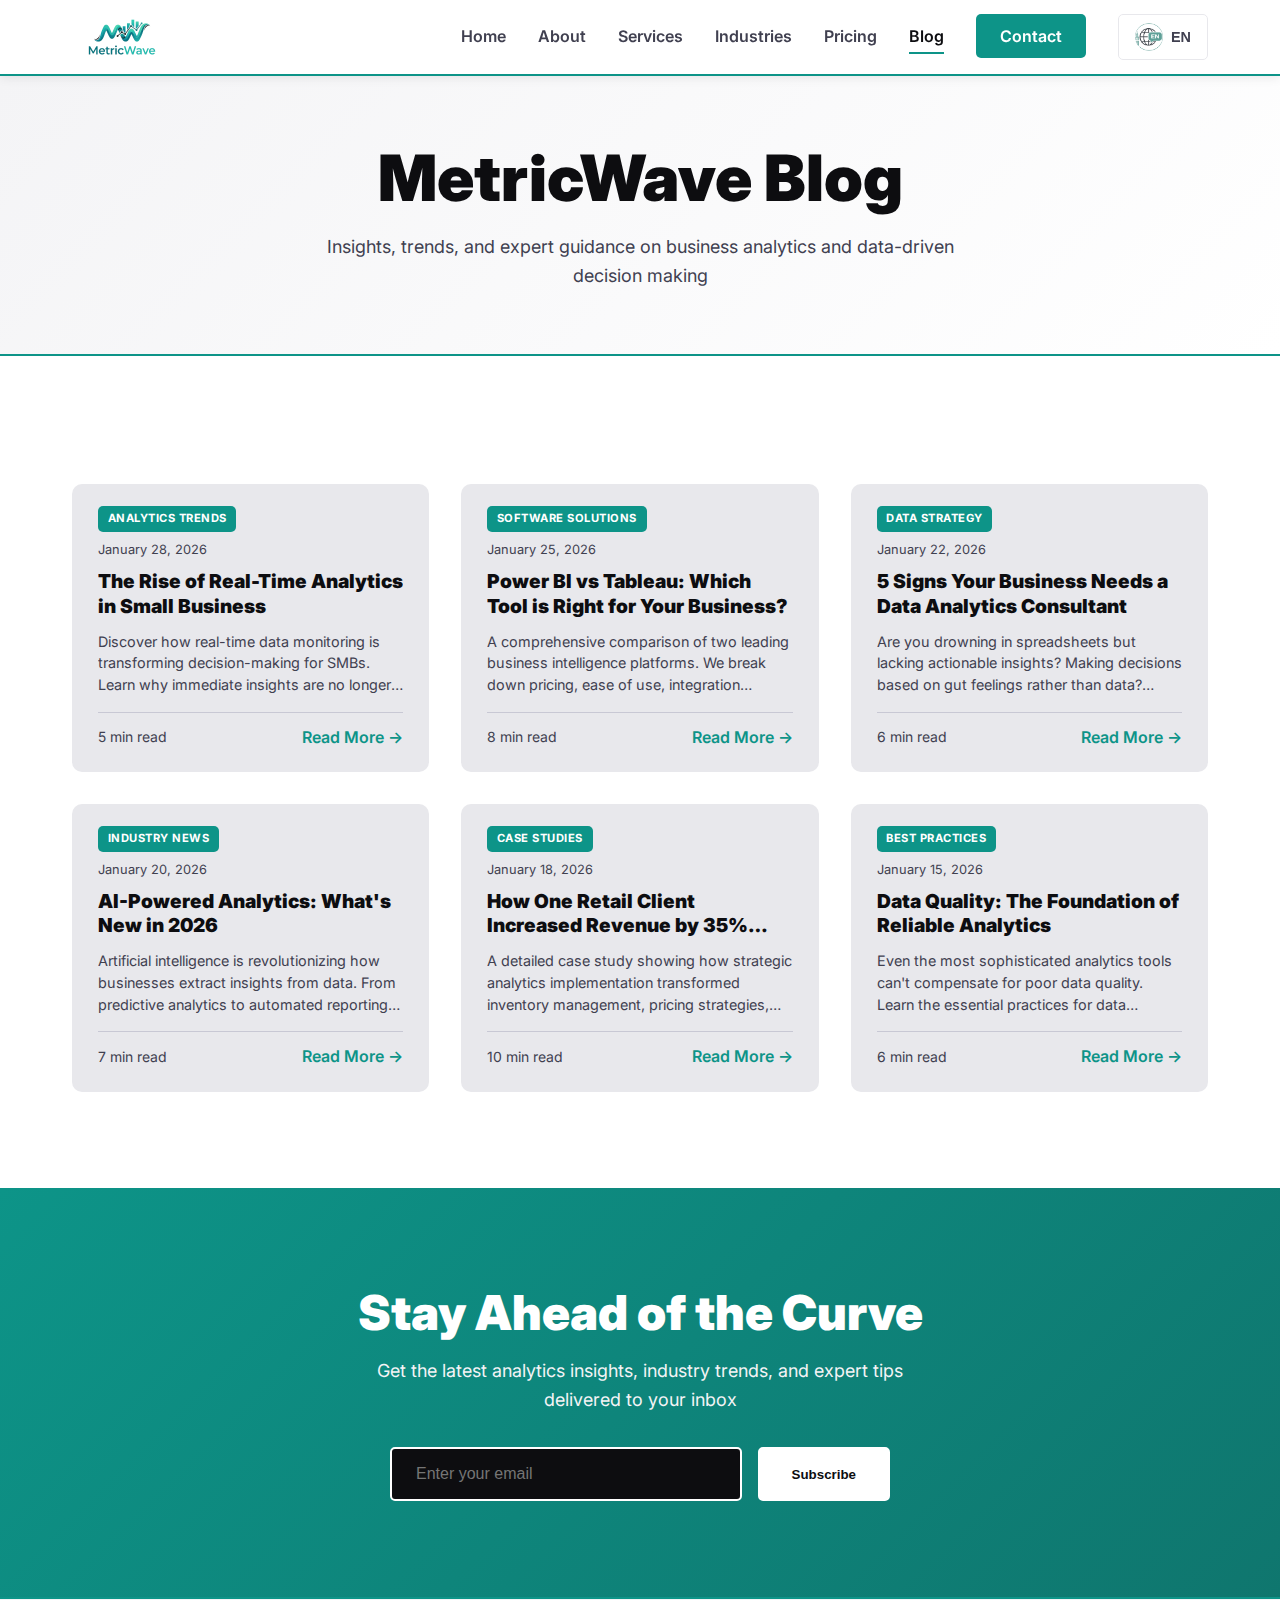
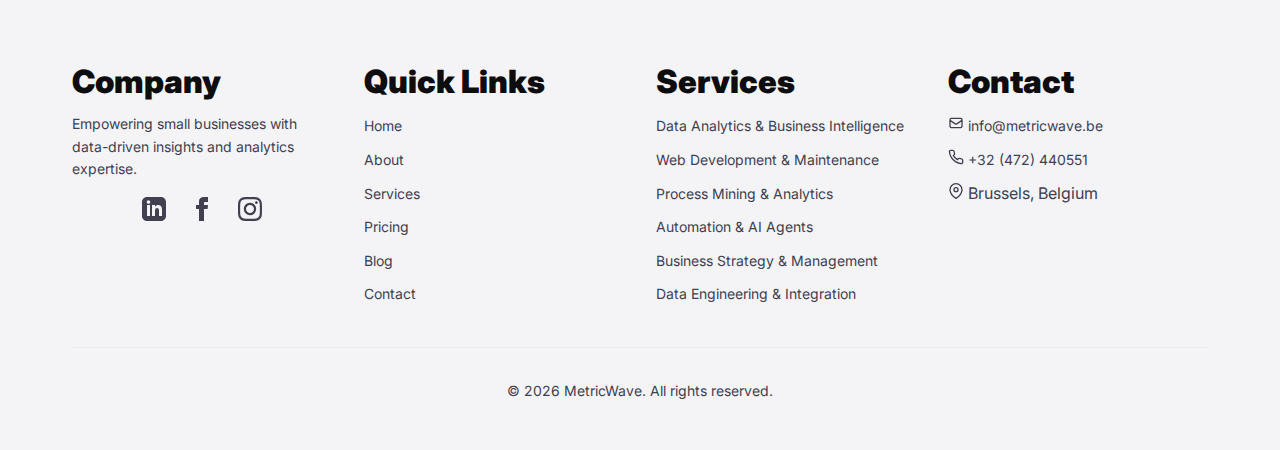
<file: blog.html>
<!DOCTYPE html>
<html lang="en">
<head>
    <meta charset="UTF-8">
    <meta name="viewport" content="width=device-width, initial-scale=1.0">
    <meta name="description" content="MetricWave Blog - Insights, trends, and expert guidance on business analytics, data strategy, and industry best practices.">
    <title>Blog - MetricWave | Analytics Insights & Industry Trends</title>
    <link rel="icon" type="image/png" href="mwlogo.png">
    <link rel="stylesheet" href="styles.css?v=5">
    <link rel="preconnect" href="https://fonts.googleapis.com">
    <link rel="preconnect" href="https://fonts.gstatic.com" crossorigin>
    <link href="https://fonts.googleapis.com/css2?family=Inter:wght@400;600;700;900&display=swap" rel="stylesheet">
</head>
<body>
    <!-- Sticky Navigation -->
    <header class="header">
        <nav class="nav-container">
            <div class="logo">
                <a href="index.html">
                    <img src="logo_mw_new.png?v=4" alt="MetricWave">
                </a>
            </div>
            <button class="mobile-toggle" aria-label="Toggle menu">
                <span></span>
                <span></span>
                <span></span>
            </button>
            <ul class="nav-links">
                <li><a href="index.html" data-i18n="nav.home">Home</a></li>
                <li><a href="about.html" data-i18n="nav.about">About</a></li>
                <li class="nav-dropdown">
                    <a href="services.html" data-i18n="nav.services">Services</a>
                    <ul class="nav-dropdown-menu">
                        <li><a href="services.html#business-analytics" data-i18n="home.service1Title">Business Analytics</a></li>
                        <li><a href="services.html#bi-storytelling" data-i18n="home.service2Title">BI & Data Storytelling</a></li>
                        <li><a href="services.html#process-optimization" data-i18n="home.service3Title">Process Analytics</a></li>
                        <li><a href="services.html#data-strategy" data-i18n="home.service4Title">Data Strategy</a></li>
                        <li><a href="services.html#data-literacy" data-i18n="home.service5Title">Data Literacy Programs</a></li>
                        <li><a href="services.html#decision-intelligence" data-i18n="home.service6Title">Decision Intelligence</a></li>
                    </ul>
                </li>
                <li class="nav-dropdown">
                    <a href="industries.html">Industries</a>
                    <ul class="nav-dropdown-menu">
                        <li><a href="industries.html#logistics">Logistics & Transportation</a></li>
                        <li><a href="industries.html#technology">Technology & SaaS</a></li>
                        <li><a href="industries.html#gaming">Gaming & Entertainment</a></li>
                        <li><a href="industries.html#government">Government & Public Sector</a></li>
                        <li><a href="industries.html#education">Education & Research</a></li>
                        <li><a href="industries.html#nonprofit">Non-Profit & Social Impact</a></li>
                    </ul>
                </li>
                <li><a href="pricing.html" data-i18n="nav.pricing">Pricing</a></li>
                <li><a href="blog.html" class="active" data-i18n="nav.blog">Blog</a></li>
                <li><a href="contact.html" class="nav-cta" data-i18n="nav.contact">Contact</a></li>
                <li class="language-switcher">
                    <button class="lang-btn" aria-label="Language selector">
                        <img src="Logos_Languages/en_logo.png" alt="EN" class="lang-flag" id="current-flag">
                        <span class="current-lang">EN</span>
                    </button>
                    <ul class="lang-dropdown">
                        <li><button data-lang="en" data-flag="Logos_Languages/en_logo.png" class="active"><img src="Logos_Languages/en_logo.png" alt="EN" class="dropdown-flag">English</button></li>
                        <li><button data-lang="fr" data-flag="Logos_Languages/fr_logo.png"><img src="Logos_Languages/fr_logo.png" alt="FR" class="dropdown-flag">Français</button></li>
                        <li><button data-lang="nl" data-flag="Logos_Languages/nd_logo.png"><img src="Logos_Languages/nd_logo.png" alt="NL" class="dropdown-flag">Nederlands</button></li>
                        <li><button data-lang="ka" data-flag="Logos_Languages/ge_logo.png"><img src="Logos_Languages/ge_logo.png" alt="KA" class="dropdown-flag">ქართული</button></li>
                        <li><button data-lang="ru" data-flag="Logos_Languages/ru_logo.png"><img src="Logos_Languages/ru_logo.png" alt="RU" class="dropdown-flag">Русский</button></li>
                    </ul>
                </li>
            </ul>
        </nav>
    </header>

    <!-- Blog Hero Section -->
    <section class="blog-hero">
        <div class="container">
            <h1 class="section-title">MetricWave Blog</h1>
            <p class="blog-subtitle">Insights, trends, and expert guidance on business analytics and data-driven decision making</p>
        </div>
    </section>

    <!-- Blog Articles Grid -->
    <section class="blog-section">
        <div class="container">
            <div class="blog-grid">
                <!-- Article 1 -->
                <article class="blog-card">
                    <div class="blog-category">Analytics Trends</div>
                    <div class="blog-date">January 28, 2026</div>
                    <h2 class="blog-title">The Rise of Real-Time Analytics in Small Business</h2>
                    <p class="blog-excerpt">
                        Discover how real-time data monitoring is transforming decision-making for SMBs.
                        Learn why immediate insights are no longer a luxury reserved for enterprise companies,
                        and how you can implement real-time dashboards without breaking the bank.
                    </p>
                    <div class="blog-meta">
                        <span class="read-time">5 min read</span>
                        <a href="#" class="read-more">Read More →</a>
                    </div>
                </article>

                <!-- Article 2 -->
                <article class="blog-card">
                    <div class="blog-category">Software Solutions</div>
                    <div class="blog-date">January 25, 2026</div>
                    <h2 class="blog-title">Power BI vs Tableau: Which Tool is Right for Your Business?</h2>
                    <p class="blog-excerpt">
                        A comprehensive comparison of two leading business intelligence platforms.
                        We break down pricing, ease of use, integration capabilities, and ideal use cases
                        to help you choose the perfect analytics tool for your organization.
                    </p>
                    <div class="blog-meta">
                        <span class="read-time">8 min read</span>
                        <a href="#" class="read-more">Read More →</a>
                    </div>
                </article>

                <!-- Article 3 -->
                <article class="blog-card">
                    <div class="blog-category">Data Strategy</div>
                    <div class="blog-date">January 22, 2026</div>
                    <h2 class="blog-title">5 Signs Your Business Needs a Data Analytics Consultant</h2>
                    <p class="blog-excerpt">
                        Are you drowning in spreadsheets but lacking actionable insights? Making decisions based
                        on gut feelings rather than data? Explore the telltale signs that it's time to bring in
                        professional analytics expertise to unlock your data's potential.
                    </p>
                    <div class="blog-meta">
                        <span class="read-time">6 min read</span>
                        <a href="#" class="read-more">Read More →</a>
                    </div>
                </article>

                <!-- Article 4 -->
                <article class="blog-card">
                    <div class="blog-category">Industry News</div>
                    <div class="blog-date">January 20, 2026</div>
                    <h2 class="blog-title">AI-Powered Analytics: What's New in 2026</h2>
                    <p class="blog-excerpt">
                        Artificial intelligence is revolutionizing how businesses extract insights from data.
                        From predictive analytics to automated reporting, discover the latest AI innovations
                        that are making advanced analytics accessible to companies of all sizes.
                    </p>
                    <div class="blog-meta">
                        <span class="read-time">7 min read</span>
                        <a href="#" class="read-more">Read More →</a>
                    </div>
                </article>

                <!-- Article 5 -->
                <article class="blog-card">
                    <div class="blog-category">Case Studies</div>
                    <div class="blog-date">January 18, 2026</div>
                    <h2 class="blog-title">How One Retail Client Increased Revenue by 35% with Data</h2>
                    <p class="blog-excerpt">
                        A detailed case study showing how strategic analytics implementation transformed
                        inventory management, pricing strategies, and customer targeting for a mid-sized retailer.
                        See the exact metrics that drove ROI and learn how similar strategies could work for you.
                    </p>
                    <div class="blog-meta">
                        <span class="read-time">10 min read</span>
                        <a href="#" class="read-more">Read More →</a>
                    </div>
                </article>

                <!-- Article 6 -->
                <article class="blog-card">
                    <div class="blog-category">Best Practices</div>
                    <div class="blog-date">January 15, 2026</div>
                    <h2 class="blog-title">Data Quality: The Foundation of Reliable Analytics</h2>
                    <p class="blog-excerpt">
                        Even the most sophisticated analytics tools can't compensate for poor data quality.
                        Learn the essential practices for data cleaning, validation, and governance that ensure
                        your insights are accurate, trustworthy, and actionable.
                    </p>
                    <div class="blog-meta">
                        <span class="read-time">6 min read</span>
                        <a href="#" class="read-more">Read More →</a>
                    </div>
                </article>
            </div>
        </div>
    </section>

    <!-- Newsletter CTA -->
    <section class="newsletter-cta">
        <div class="container">
            <div class="newsletter-content">
                <h2>Stay Ahead of the Curve</h2>
                <p>Get the latest analytics insights, industry trends, and expert tips delivered to your inbox</p>
                <form id="newsletterForm" class="newsletter-form" name="newsletter" method="POST" data-netlify="true" netlify-honeypot="bot-field">
                    <input type="hidden" name="form-name" value="newsletter">
                    <p style="display: none;">
                        <label>Don't fill this out: <input name="bot-field"></label>
                    </p>
                    <input type="email" name="email" id="newsletterEmail" placeholder="Enter your email" required>
                    <button type="submit" class="btn-primary">
                        <span class="subscribe-text">Subscribe</span>
                        <span class="subscribe-loader" style="display: none;">
                            <svg width="20" height="20" viewBox="0 0 20 20" fill="none" stroke="currentColor" stroke-width="2">
                                <circle cx="10" cy="10" r="8" opacity="0.25"/>
                                <path d="M10 2 A 8 8 0 0 1 18 10" stroke-linecap="round">
                                    <animateTransform attributeName="transform" type="rotate" from="0 10 10" to="360 10 10" dur="1s" repeatCount="indefinite"/>
                                </path>
                            </svg>
                        </span>
                    </button>
                </form>
                <div id="newsletterStatus" class="newsletter-status"></div>
            </div>
        </div>
    </section>

    <!-- Footer -->
    <footer class="footer">
        <div class="container">
            <div class="footer-grid">
                <!-- Company Info -->
                <div class="footer-col">
                    <h3 data-i18n="footer.company">Company</h3>
                    <p data-i18n="footer.description">
                        Empowering small businesses with data-driven insights and analytics expertise.
                    </p>
                    <div class="social-links">
                        <a href="https://www.linkedin.com/company/metricwave" target="_blank" aria-label="LinkedIn">
                            <svg width="24" height="24" viewBox="0 0 24 24" fill="currentColor">
                                <path d="M19 0h-14c-2.761 0-5 2.239-5 5v14c0 2.761 2.239 5 5 5h14c2.762 0 5-2.239 5-5v-14c0-2.761-2.238-5-5-5zm-11 19h-3v-11h3v11zm-1.5-12.268c-.966 0-1.75-.79-1.75-1.764s.784-1.764 1.75-1.764 1.75.79 1.75 1.764-.783 1.764-1.75 1.764zm13.5 12.268h-3v-5.604c0-3.368-4-3.113-4 0v5.604h-3v-11h3v1.765c1.396-2.586 7-2.777 7 2.476v6.759z"/>
                            </svg>
                        </a>
                        <a href="https://www.facebook.com/metricwave" target="_blank" aria-label="Facebook">
                            <svg width="24" height="24" viewBox="0 0 24 24" fill="currentColor">
                                <path d="M9 8h-3v4h3v12h5v-12h3.642l.358-4h-4v-1.667c0-.955.192-1.333 1.115-1.333h2.885v-5h-3.808c-3.596 0-5.192 1.583-5.192 4.615v3.385z"/>
                            </svg>
                        </a>
                        <a href="https://www.instagram.com/metricwave" target="_blank" aria-label="Instagram">
                            <svg width="24" height="24" viewBox="0 0 24 24" fill="currentColor">
                                <path d="M12 2.163c3.204 0 3.584.012 4.85.07 3.252.148 4.771 1.691 4.919 4.919.058 1.265.069 1.645.069 4.849 0 3.205-.012 3.584-.069 4.849-.149 3.225-1.664 4.771-4.919 4.919-1.266.058-1.644.07-4.85.07-3.204 0-3.584-.012-4.849-.07-3.26-.149-4.771-1.699-4.919-4.92-.058-1.265-.07-1.644-.07-4.849 0-3.204.013-3.583.07-4.849.149-3.227 1.664-4.771 4.919-4.919 1.266-.057 1.645-.069 4.849-.069zm0-2.163c-3.259 0-3.667.014-4.947.072-4.358.2-6.78 2.618-6.98 6.98-.059 1.281-.073 1.689-.073 4.948 0 3.259.014 3.668.072 4.948.2 4.358 2.618 6.78 6.98 6.98 1.281.058 1.689.072 4.948.072 3.259 0 3.668-.014 4.948-.072 4.354-.2 6.782-2.618 6.979-6.98.059-1.28.073-1.689.073-4.948 0-3.259-.014-3.667-.072-4.947-.196-4.354-2.617-6.78-6.979-6.98-1.281-.059-1.69-.073-4.949-.073zm0 5.838c-3.403 0-6.162 2.759-6.162 6.162s2.759 6.163 6.162 6.163 6.162-2.759 6.162-6.163c0-3.403-2.759-6.162-6.162-6.162zm0 10.162c-2.209 0-4-1.79-4-4 0-2.209 1.791-4 4-4s4 1.791 4 4c0 2.21-1.791 4-4 4zm6.406-11.845c-.796 0-1.441.645-1.441 1.44s.645 1.44 1.441 1.44c.795 0 1.439-.645 1.439-1.44s-.644-1.44-1.439-1.44z"/>
                            </svg>
                        </a>
                    </div>
                </div>

                <!-- Quick Links -->
                <div class="footer-col">
                    <h3 data-i18n="footer.quickLinks">Quick Links</h3>
                    <ul>
                        <li><a href="index.html" data-i18n="nav.home">Home</a></li>
                        <li><a href="about.html" data-i18n="nav.about">About</a></li>
                        <li><a href="services.html" data-i18n="nav.services">Services</a></li>
                        <li><a href="pricing.html" data-i18n="nav.pricing">Pricing</a></li>
                        <li><a href="blog.html" data-i18n="nav.blog">Blog</a></li>
                        <li><a href="contact.html" data-i18n="nav.contact">Contact</a></li>
                    </ul>
                </div>

                <!-- Services -->
                <div class="footer-col">
                    <h3 data-i18n="footer.servicesTitle">Services</h3>
                    <ul>
                        <li><a href="services.html#business-analytics" data-i18n="home.service1Title">Business Analytics</a></li>
                        <li><a href="services.html#dashboard-development" data-i18n="home.service2Title">Dashboard Development</a></li>
                        <li><a href="services.html#data-integration" data-i18n="home.service3Title">Data Integration</a></li>
                        <li><a href="services.html#predictive-analytics" data-i18n="home.service4Title">Predictive Analytics</a></li>
                        <li><a href="services.html#training-support" data-i18n="home.service5Title">Training & Support</a></li>
                        <li><a href="services.html#process-optimization" data-i18n="home.service6Title">Process Optimization</a></li>
                    </ul>
                </div>

                <!-- Contact -->
                <div class="footer-col">
                    <h3 data-i18n="footer.contactTitle">Contact</h3>
                    <ul class="contact-info">
                        <li>
                            <svg width="16" height="16" viewBox="0 0 24 24" fill="none" stroke="currentColor" stroke-width="2">
                                <path d="M3 8l7.89 5.26a2 2 0 002.22 0L21 8M5 19h14a2 2 0 002-2V7a2 2 0 00-2-2H5a2 2 0 00-2 2v10a2 2 0 002 2z"/>
                            </svg>
                            <a href="mailto:info@metricwave.be">info@metricwave.be</a>
                        </li>
                        <li>
                            <svg width="16" height="16" viewBox="0 0 24 24" fill="none" stroke="currentColor" stroke-width="2">
                                <path d="M22 16.92v3a2 2 0 01-2.18 2 19.79 19.79 0 01-8.63-3.07 19.5 19.5 0 01-6-6 19.79 19.79 0 01-3.07-8.67A2 2 0 014.11 2h3a2 2 0 012 1.72 12.84 12.84 0 00.7 2.81 2 2 0 01-.45 2.11L8.09 9.91a16 16 0 006 6l1.27-1.27a2 2 0 012.11-.45 12.84 12.84 0 002.81.7A2 2 0 0122 16.92z"/>
                            </svg>
                            <a href="tel:+32472440551">+32 (472) 440551</a>
                        </li>
                        <li>
                            <svg width="16" height="16" viewBox="0 0 24 24" fill="none" stroke="currentColor" stroke-width="2">
                                <path d="M21 10c0 7-9 13-9 13s-9-6-9-13a9 9 0 0118 0z"/>
                                <circle cx="12" cy="10" r="3"/>
                            </svg>
                            <span>Brussels, Belgium</span>
                        </li>
                    </ul>
                </div>
            </div>

            <div class="footer-bottom">
                <p>&copy; 2026 MetricWave. <span data-i18n="footer.rights">All rights reserved.</span></p>
            </div>
        </div>
    </footer>

    <!-- Cookie Consent Banner -->
    <div id="cookie-consent-banner" class="cookie-consent-banner">
        <div class="container">
            <div class="cookie-banner-content">
                <div class="cookie-banner-text">
                    <h3>We Value Your Privacy</h3>
                    <p>We use cookies to enhance your browsing experience, analyze site traffic, and personalize content. By clicking "Accept All", you consent to our use of cookies. <a href="cookie-policy.html">Learn more</a></p>
                </div>
                <div class="cookie-banner-actions">
                    <button id="cookie-accept-all" class="cookie-btn cookie-btn-accept">Accept All</button>
                    <button id="cookie-necessary-only" class="cookie-btn cookie-btn-necessary">Necessary Only</button>
                    <button id="cookie-customize" class="cookie-btn cookie-btn-customize">Customize</button>
                </div>
            </div>
        </div>
    </div>

    <!-- Cookie Preferences Modal -->
    <div id="cookie-modal" class="cookie-modal">
        <div class="cookie-modal-content">
            <div class="cookie-modal-header">
                <h2>Cookie Preferences</h2>
                <button id="cookie-modal-close" class="cookie-modal-close" aria-label="Close">&times;</button>
            </div>

            <div class="cookie-category">
                <div class="cookie-category-header">
                    <h3>Necessary Cookies</h3>
                    <label class="cookie-toggle">
                        <input type="checkbox" checked disabled>
                        <span class="cookie-toggle-slider"></span>
                    </label>
                </div>
                <p class="cookie-category-description">
                    Essential cookies required for the website to function. These cookies enable core functionality such as security, network management, and accessibility. You cannot opt-out of necessary cookies.
                </p>
            </div>

            <div class="cookie-category">
                <div class="cookie-category-header">
                    <h3>Analytics Cookies</h3>
                    <label class="cookie-toggle">
                        <input type="checkbox" id="cookie-analytics">
                        <span class="cookie-toggle-slider"></span>
                    </label>
                </div>
                <p class="cookie-category-description">
                    Help us understand how visitors interact with our website. We collect anonymous data on page views, navigation paths, time on site, scroll depth, and user engagement to improve our services.
                </p>
            </div>

            <div class="cookie-category">
                <div class="cookie-category-header">
                    <h3>Marketing Cookies</h3>
                    <label class="cookie-toggle">
                        <input type="checkbox" id="cookie-marketing">
                        <span class="cookie-toggle-slider"></span>
                    </label>
                </div>
                <p class="cookie-category-description">
                    Used to track visitors across websites to display relevant advertisements. These cookies help us measure campaign effectiveness and deliver personalized marketing content.
                </p>
            </div>

            <div class="cookie-modal-actions">
                <button id="cookie-save-preferences" class="cookie-btn cookie-btn-accept">Save Preferences</button>
            </div>
        </div>
    </div>

    <script src="translations.js"></script>
    <script src="cookie-consent.js"></script>
    <script src="script.js"></script>
</body>
</html>
</file>
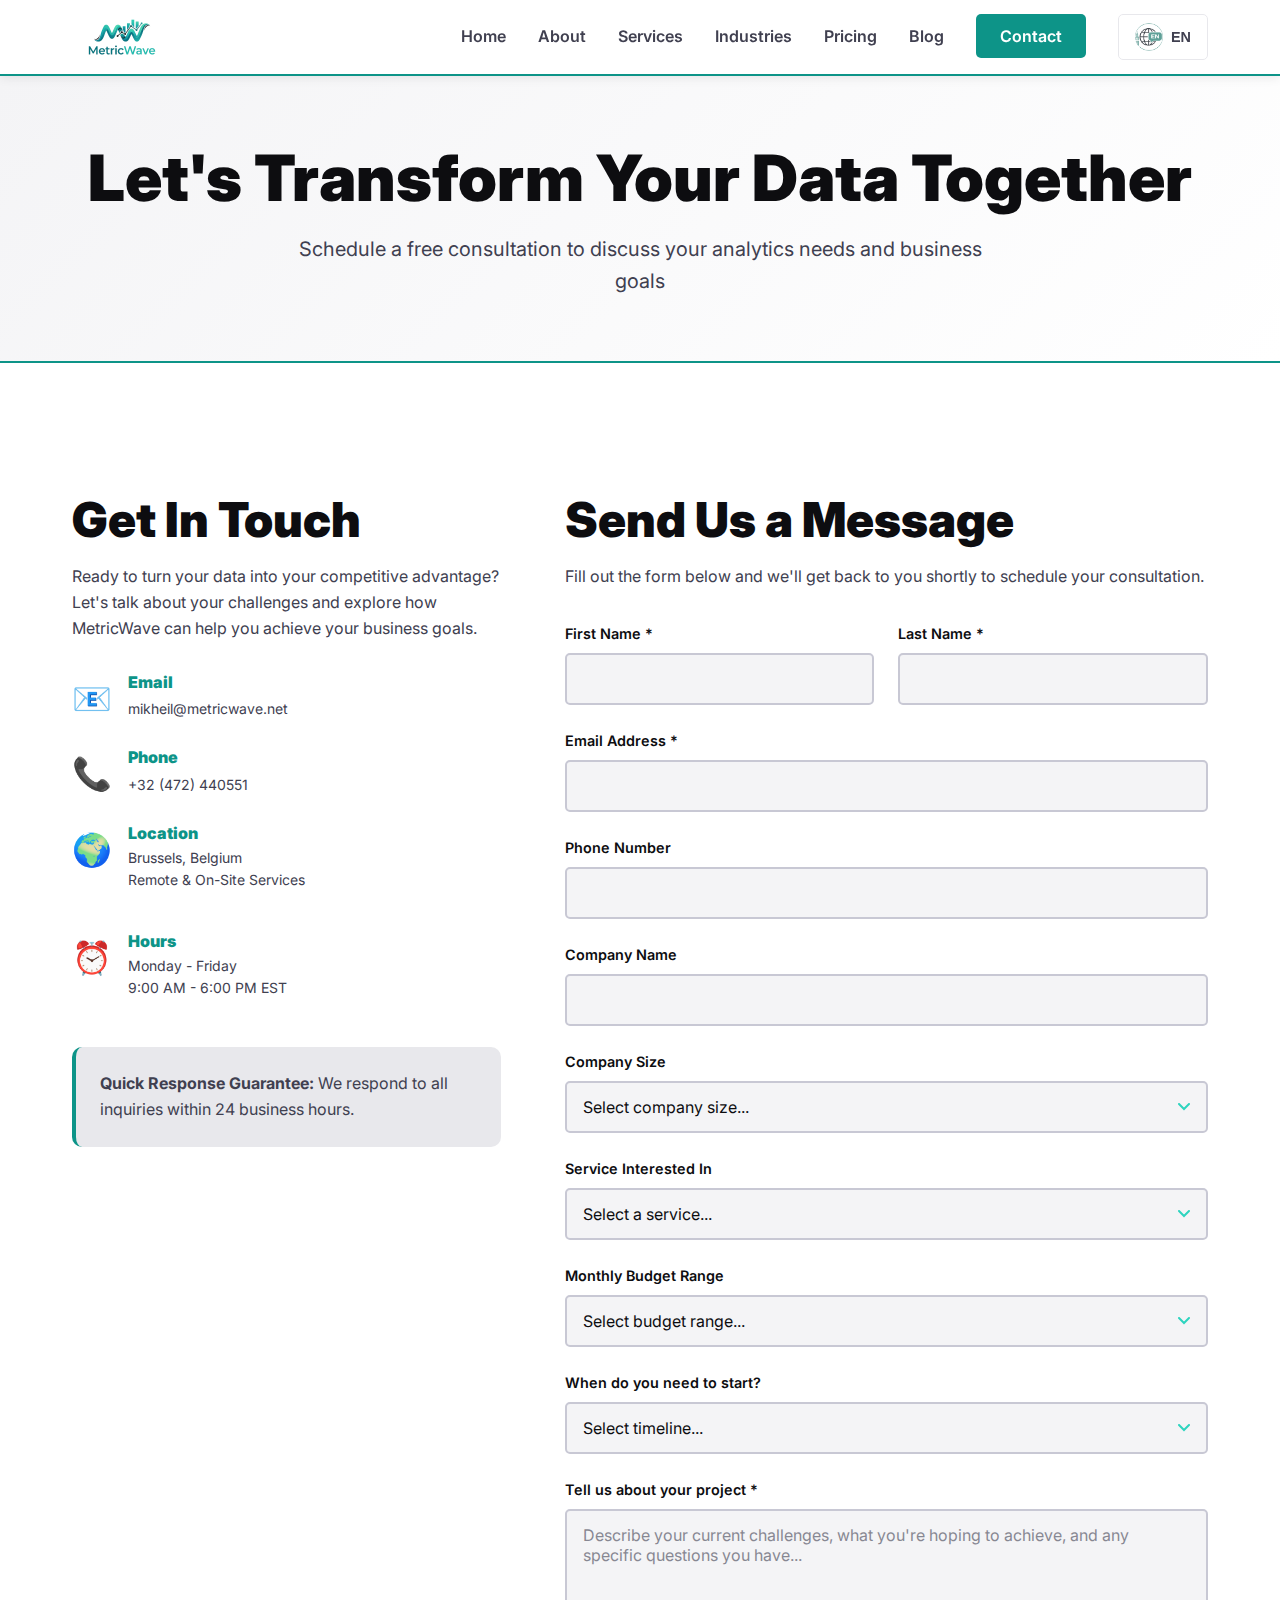
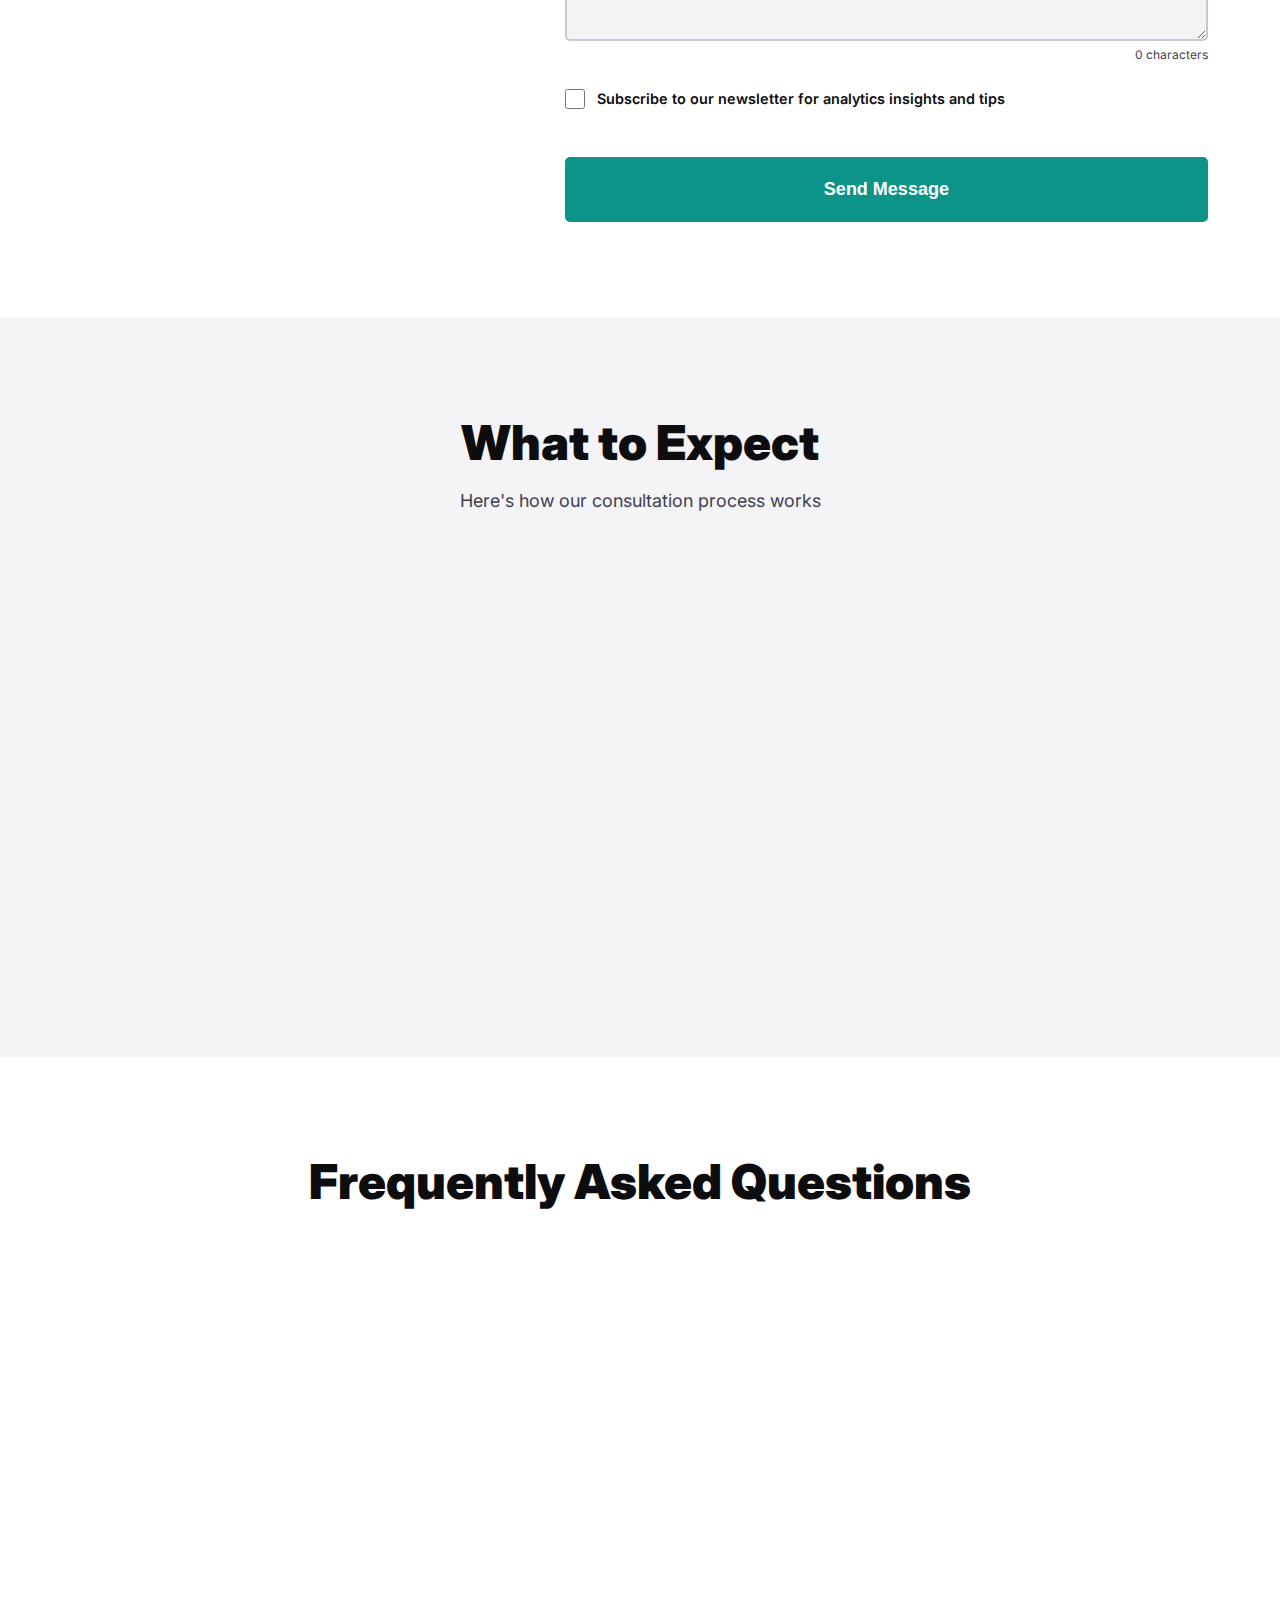
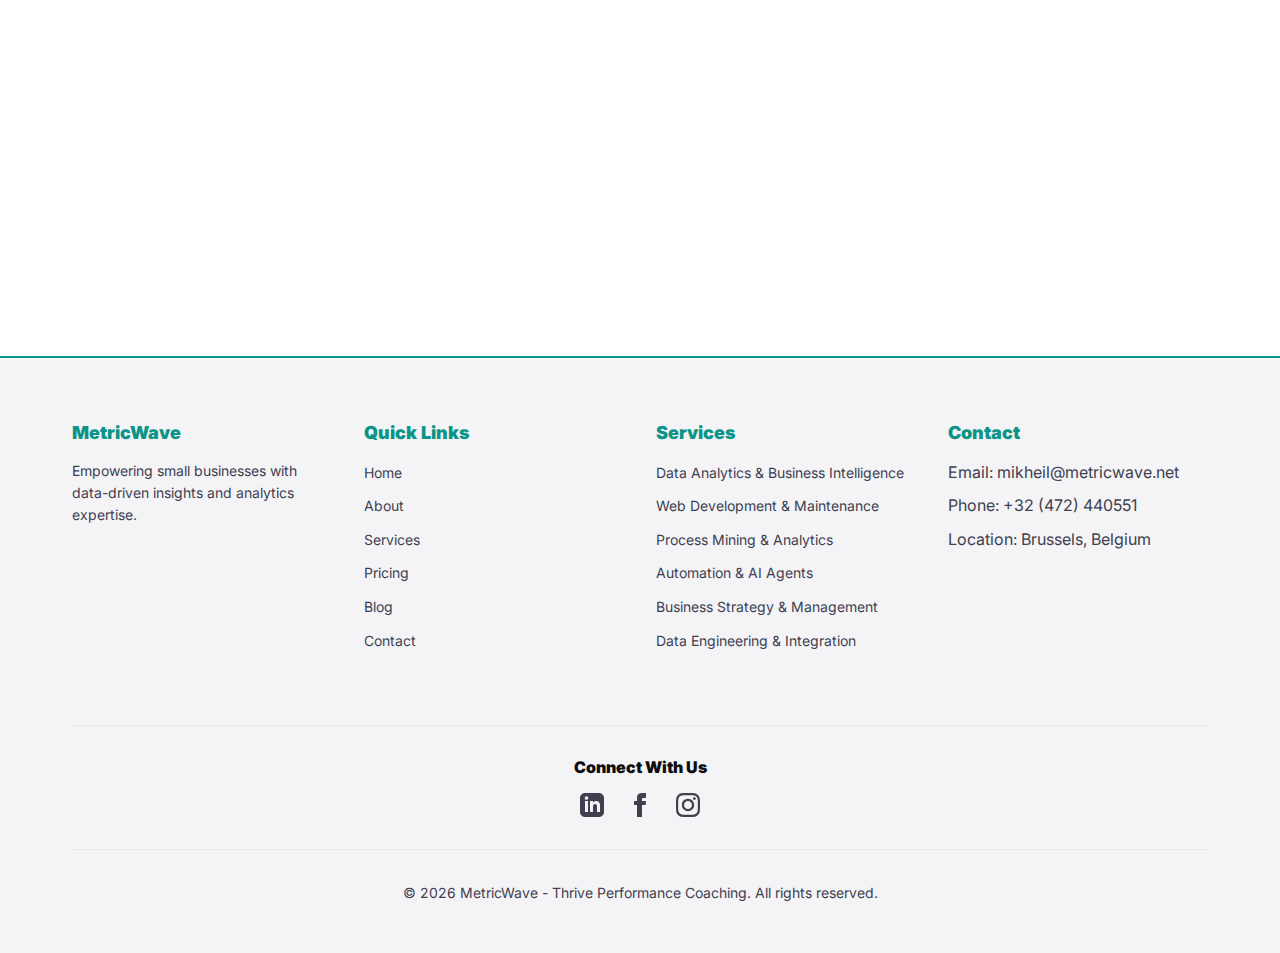
<file: contact.html>
<!DOCTYPE html>
<html lang="en">
<head>
    <meta charset="UTF-8">
    <meta name="viewport" content="width=device-width, initial-scale=1.0">
    <meta name="description" content="Contact MetricWave to schedule a consultation. Let's discuss how we can help transform your business data into growth.">
    <title>Contact MetricWave - Schedule a Consultation</title>
    <link rel="icon" type="image/png" href="mwlogo.png">
    <link rel="stylesheet" href="styles.css?v=5">
    <link rel="preconnect" href="https://fonts.googleapis.com">
    <link rel="preconnect" href="https://fonts.gstatic.com" crossorigin>
    <link href="https://fonts.googleapis.com/css2?family=Inter:wght@400;600;700;900&display=swap" rel="stylesheet">
</head>
<body>
    <!-- Sticky Navigation -->
    <header class="header">
        <nav class="nav-container">
            <div class="logo">
                <a href="index.html">
                    <img src="logo_mw_new.png?v=4" alt="MetricWave">
                </a>
            </div>
            <button class="mobile-toggle" aria-label="Toggle menu">
                <span></span>
                <span></span>
                <span></span>
            </button>
            <ul class="nav-links">
                <li><a href="index.html" data-i18n="nav.home">Home</a></li>
                <li><a href="about.html" data-i18n="nav.about">About</a></li>
                <li class="nav-dropdown">
                    <a href="services.html" data-i18n="nav.services">Services</a>
                    <ul class="nav-dropdown-menu">
                        <li><a href="services.html#business-analytics" data-i18n="home.service1Title">Business Analytics</a></li>
                        <li><a href="services.html#bi-storytelling" data-i18n="home.service2Title">BI & Data Storytelling</a></li>
                        <li><a href="services.html#process-optimization" data-i18n="home.service3Title">Process Analytics</a></li>
                        <li><a href="services.html#data-strategy" data-i18n="home.service4Title">Data Strategy</a></li>
                        <li><a href="services.html#data-literacy" data-i18n="home.service5Title">Data Literacy Programs</a></li>
                        <li><a href="services.html#decision-intelligence" data-i18n="home.service6Title">Decision Intelligence</a></li>
                    </ul>
                </li>
                <li class="nav-dropdown">
                    <a href="industries.html">Industries</a>
                    <ul class="nav-dropdown-menu">
                        <li><a href="industries.html#logistics">Logistics & Transportation</a></li>
                        <li><a href="industries.html#technology">Technology & SaaS</a></li>
                        <li><a href="industries.html#gaming">Gaming & Entertainment</a></li>
                        <li><a href="industries.html#government">Government & Public Sector</a></li>
                        <li><a href="industries.html#education">Education & Research</a></li>
                        <li><a href="industries.html#nonprofit">Non-Profit & Social Impact</a></li>
                    </ul>
                </li>
                <li><a href="pricing.html" data-i18n="nav.pricing">Pricing</a></li>
                <li><a href="blog.html" data-i18n="nav.blog">Blog</a></li>
                <li><a href="contact.html" class="nav-cta" data-i18n="nav.contact">Contact</a></li>
                <li class="language-switcher">
                    <button class="lang-btn" aria-label="Language selector">
                        <img src="Logos_Languages/en_logo.png" alt="EN" class="lang-flag" id="current-flag">
                        <span class="current-lang">EN</span>
                    </button>
                    <ul class="lang-dropdown">
                        <li><button data-lang="en" data-flag="Logos_Languages/en_logo.png" class="active"><img src="Logos_Languages/en_logo.png" alt="EN" class="dropdown-flag">English</button></li>
                        <li><button data-lang="fr" data-flag="Logos_Languages/fr_logo.png"><img src="Logos_Languages/fr_logo.png" alt="FR" class="dropdown-flag">Français</button></li>
                        <li><button data-lang="nl" data-flag="Logos_Languages/nd_logo.png"><img src="Logos_Languages/nd_logo.png" alt="NL" class="dropdown-flag">Nederlands</button></li>
                        <li><button data-lang="ka" data-flag="Logos_Languages/ge_logo.png"><img src="Logos_Languages/ge_logo.png" alt="KA" class="dropdown-flag">ქართული</button></li>
                        <li><button data-lang="ru" data-flag="Logos_Languages/ru_logo.png"><img src="Logos_Languages/ru_logo.png" alt="RU" class="dropdown-flag">Русский</button></li>
                    </ul>
                </li>
            </ul>
        </nav>
    </header>

    <!-- Page Hero -->
    <section class="page-hero">
        <div class="container">
            <h1 class="page-title">Let's Transform Your Data Together</h1>
            <p class="page-subtitle">Schedule a free consultation to discuss your analytics needs and business goals</p>
        </div>
    </section>

    <!-- Contact Section -->
    <section class="contact-section">
        <div class="container">
            <div class="contact-grid">
                <!-- Contact Information -->
                <div class="contact-info">
                    <h2>Get In Touch</h2>
                    <p>Ready to turn your data into your competitive advantage? Let's talk about your challenges and explore how MetricWave can help you achieve your business goals.</p>

                    <div class="contact-details">
                        <div class="contact-item">
                            <div class="contact-icon">📧</div>
                            <div class="contact-text">
                                <h3>Email</h3>
                                <a href="mailto:mikheil@metricwave.net">mikheil@metricwave.net</a>
                            </div>
                        </div>

                        <div class="contact-item">
                            <div class="contact-icon">📞</div>
                            <div class="contact-text">
                                <h3>Phone</h3>
                                <a href="tel:+32472440551">+32 (472) 440551</a>
                            </div>
                        </div>

                        <div class="contact-item">
                            <div class="contact-icon">🌍</div>
                            <div class="contact-text">
                                <h3>Location</h3>
                                <p>Brussels, Belgium<br>Remote & On-Site Services</p>
                            </div>
                        </div>

                        <div class="contact-item">
                            <div class="contact-icon">⏰</div>
                            <div class="contact-text">
                                <h3>Hours</h3>
                                <p>Monday - Friday<br>9:00 AM - 6:00 PM EST</p>
                            </div>
                        </div>
                    </div>

                    <div class="response-time">
                        <p><strong>Quick Response Guarantee:</strong> We respond to all inquiries within 24 business hours.</p>
                    </div>
                </div>

                <!-- Contact Form -->
                <div class="contact-form-container">
                    <h2>Send Us a Message</h2>
                    <p class="form-intro">Fill out the form below and we'll get back to you shortly to schedule your consultation.</p>

                    <form id="contactForm" class="custom-contact-form" name="contact" method="POST" data-netlify="true" netlify-honeypot="bot-field">
                        <!-- Hidden fields for Netlify -->
                        <input type="hidden" name="form-name" value="contact">
                        <p style="display: none;">
                            <label>Don't fill this out: <input name="bot-field"></label>
                        </p>

                        <div class="form-row">
                            <div class="form-group">
                                <label for="firstName">First Name *</label>
                                <input type="text" id="firstName" name="firstName" required>
                            </div>
                            <div class="form-group">
                                <label for="lastName">Last Name *</label>
                                <input type="text" id="lastName" name="lastName" required>
                            </div>
                        </div>

                        <div class="form-group">
                            <label for="email">Email Address *</label>
                            <input type="email" id="email" name="email" required>
                        </div>

                        <div class="form-group">
                            <label for="phone">Phone Number</label>
                            <input type="tel" id="phone" name="phone">
                        </div>

                        <div class="form-group">
                            <label for="company">Company Name</label>
                            <input type="text" id="company" name="company">
                        </div>

                        <div class="form-group">
                            <label for="companySize">Company Size</label>
                            <select id="companySize" name="companySize">
                                <option value="">Select company size...</option>
                                <option value="1-10">1-10 employees</option>
                                <option value="11-50">11-50 employees</option>
                                <option value="51-200">51-200 employees</option>
                                <option value="201-500">201-500 employees</option>
                                <option value="500+">500+ employees</option>
                            </select>
                        </div>

                        <div class="form-group">
                            <label for="service">Service Interested In</label>
                            <select id="service" name="service">
                                <option value="">Select a service...</option>
                                <option value="Business Analytics">Business Analytics</option>
                                <option value="BI & Data Storytelling">BI & Data Storytelling</option>
                                <option value="Process Analytics">Process Analytics & Optimization</option>
                                <option value="Data Strategy">Data Strategy & Governance</option>
                                <option value="Data Literacy">Data Literacy & Culture Programs</option>
                                <option value="Decision Intelligence">Decision Intelligence & Advanced Analytics</option>
                                <option value="Not Sure">Not Sure - Need Consultation</option>
                            </select>
                        </div>

                        <div class="form-group">
                            <label for="budget">Monthly Budget Range</label>
                            <select id="budget" name="budget">
                                <option value="">Select budget range...</option>
                                <option value="Under $100">Under $100</option>
                                <option value="$100-$250">$100-$250</option>
                                <option value="$250-$1000">$250-$1,000</option>
                                <option value="$1000+">$1,000+</option>
                                <option value="Not Sure">Not Sure Yet</option>
                            </select>
                        </div>

                        <div class="form-group">
                            <label for="timeline">When do you need to start?</label>
                            <select id="timeline" name="timeline">
                                <option value="">Select timeline...</option>
                                <option value="Immediately">Immediately</option>
                                <option value="Within 1 month">Within 1 month</option>
                                <option value="1-3 months">1-3 months</option>
                                <option value="3+ months">3+ months</option>
                                <option value="Just exploring">Just exploring options</option>
                            </select>
                        </div>

                        <div class="form-group">
                            <label for="message">Tell us about your project *</label>
                            <textarea id="message" name="message" rows="5" required placeholder="Describe your current challenges, what you're hoping to achieve, and any specific questions you have..."></textarea>
                        </div>

                        <div class="form-group checkbox-group">
                            <label class="checkbox-label">
                                <input type="checkbox" id="newsletter" name="newsletter">
                                <span>Subscribe to our newsletter for analytics insights and tips</span>
                            </label>
                        </div>

                        <div class="form-status" id="formStatus"></div>

                        <button type="submit" class="btn-primary btn-large form-submit">
                            <span class="button-text">Send Message</span>
                            <span class="button-loader" style="display: none;">
                                <svg width="20" height="20" viewBox="0 0 20 20" fill="none" stroke="currentColor" stroke-width="2">
                                    <circle cx="10" cy="10" r="8" opacity="0.25"/>
                                    <path d="M10 2 A 8 8 0 0 1 18 10" stroke-linecap="round">
                                        <animateTransform attributeName="transform" type="rotate" from="0 10 10" to="360 10 10" dur="1s" repeatCount="indefinite"/>
                                    </path>
                                </svg>
                                Sending...
                            </span>
                        </button>
                    </form>
                </div>
            </div>
        </div>
    </section>

    <!-- What to Expect -->
    <section class="expect-section">
        <div class="container">
            <h2 class="section-title">What to Expect</h2>
            <p class="section-subtitle">Here's how our consultation process works</p>

            <div class="expect-grid">
                <div class="expect-card">
                    <div class="expect-number">1</div>
                    <h3>Submit Your Information</h3>
                    <p>Fill out the contact form with details about your business and analytics needs.</p>
                </div>

                <div class="expect-card">
                    <div class="expect-number">2</div>
                    <h3>Initial Response</h3>
                    <p>We'll reach out within 24 hours to acknowledge your inquiry and schedule a call.</p>
                </div>

                <div class="expect-card">
                    <div class="expect-number">3</div>
                    <h3>Discovery Call</h3>
                    <p>30-45 minute conversation to understand your challenges, goals, and current situation.</p>
                </div>

                <div class="expect-card">
                    <div class="expect-number">4</div>
                    <h3>Custom Proposal</h3>
                    <p>Receive a tailored recommendation outlining how we can help and next steps.</p>
                </div>
            </div>
        </div>
    </section>

    <!-- FAQ Section -->
    <section class="faq-section">
        <div class="container">
            <h2 class="section-title">Frequently Asked Questions</h2>

            <div class="faq-grid">
                <div class="faq-item">
                    <h3>How much do your services cost?</h3>
                    <p>Every business has unique needs, so we create custom proposals based on your specific requirements. During our discovery call, we'll discuss your goals and provide transparent pricing options.</p>
                </div>

                <div class="faq-item">
                    <h3>Do you work with businesses outside your area?</h3>
                    <p>Absolutely! We work with clients nationwide through virtual meetings, screen sharing, and cloud-based collaboration tools. Location is no barrier to great analytics.</p>
                </div>

                <div class="faq-item">
                    <h3>How long does a typical engagement last?</h3>
                    <p>Project timelines vary based on scope and complexity. Some dashboard projects complete in 2-4 weeks, while comprehensive data strategy initiatives may span 3-6 months. We'll outline clear timelines in your proposal.</p>
                </div>

                <div class="faq-item">
                    <h3>What if I don't have much data or technology?</h3>
                    <p>No problem! We work with businesses at all stages of data maturity. Whether you're just starting to track metrics or have years of data, we'll meet you where you are and build from there.</p>
                </div>

                <div class="faq-item">
                    <h3>Can you integrate with my existing tools?</h3>
                    <p>Yes! We have experience with hundreds of business tools and platforms. From CRMs to accounting software to e-commerce platforms, we can connect your data sources.</p>
                </div>

                <div class="faq-item">
                    <h3>Do you offer ongoing support after implementation?</h3>
                    <p>We offer flexible ongoing support packages including monthly check-ins, dashboard updates, training refreshers, and strategic consulting to ensure long-term success.</p>
                </div>
            </div>
        </div>
    </section>

    <!-- Footer -->
    <footer class="footer">
        <div class="container">
            <div class="footer-grid">
                <div class="footer-col">
                    <h4>MetricWave</h4>
                    <p data-i18n="footer.description">Empowering small businesses with data-driven insights and analytics expertise.</p>
                </div>
                <div class="footer-col">
                    <h4 data-i18n="footer.quickLinks">Quick Links</h4>
                    <ul>
                        <li><a href="index.html" data-i18n="nav.home">Home</a></li>
                        <li><a href="about.html" data-i18n="nav.about">About</a></li>
                        <li><a href="services.html" data-i18n="nav.services">Services</a></li>
                        <li><a href="pricing.html" data-i18n="nav.pricing">Pricing</a></li>
                        <li><a href="blog.html" data-i18n="nav.blog">Blog</a></li>
                        <li><a href="contact.html" data-i18n="nav.contact">Contact</a></li>
                    </ul>
                </div>
                <div class="footer-col">
                    <h4 data-i18n="footer.services">Services</h4>
                    <ul>
                        <li><a href="services.html#business-analytics" data-i18n="home.service1Title">Business Analytics</a></li>
                        <li><a href="services.html#bi-storytelling" data-i18n="home.service2Title">BI & Data Storytelling</a></li>
                        <li><a href="services.html#process-optimization" data-i18n="home.service3Title">Process Analytics</a></li>
                        <li><a href="services.html#data-strategy" data-i18n="home.service4Title">Data Strategy</a></li>
                        <li><a href="services.html#data-literacy" data-i18n="home.service5Title">Data Literacy Programs</a></li>
                        <li><a href="services.html#decision-intelligence" data-i18n="home.service6Title">Decision Intelligence</a></li>
                    </ul>
                </div>
                <div class="footer-col">
                    <h4 data-i18n="footer.contact">Contact</h4>
                    <ul>
                        <li><span data-i18n="footer.email">Email</span>: mikheil@metricwave.net</li>
                        <li><span data-i18n="footer.phone">Phone</span>: +32 (472) 440551</li>
                        <li><span data-i18n="footer.location">Location</span>: <span data-i18n="footer.locationValue">Brussels, Belgium</span></li>
                    </ul>
                </div>
            </div>
            <div class="footer-social">
                <h4 data-i18n="footer.connectTitle">Connect With Us</h4>
                <div class="social-links">
                    <a href="https://www.linkedin.com/company/metricwave" target="_blank" rel="noopener noreferrer" aria-label="LinkedIn">
                        <svg xmlns="http://www.w3.org/2000/svg" width="24" height="24" viewBox="0 0 24 24" fill="currentColor"><path d="M19 0h-14c-2.761 0-5 2.239-5 5v14c0 2.761 2.239 5 5 5h14c2.762 0 5-2.239 5-5v-14c0-2.761-2.238-5-5-5zm-11 19h-3v-11h3v11zm-1.5-12.268c-.966 0-1.75-.79-1.75-1.764s.784-1.764 1.75-1.764 1.75.79 1.75 1.764-.783 1.764-1.75 1.764zm13.5 12.268h-3v-5.604c0-3.368-4-3.113-4 0v5.604h-3v-11h3v1.765c1.396-2.586 7-2.777 7 2.476v6.759z"/></svg>
                    </a>
                    <a href="https://www.facebook.com/metricwave" target="_blank" rel="noopener noreferrer" aria-label="Facebook">
                        <svg xmlns="http://www.w3.org/2000/svg" width="24" height="24" viewBox="0 0 24 24" fill="currentColor"><path d="M9 8h-3v4h3v12h5v-12h3.642l.358-4h-4v-1.667c0-.955.192-1.333 1.115-1.333h2.885v-5h-3.808c-3.596 0-5.192 1.583-5.192 4.615v3.385z"/></svg>
                    </a>
                    <a href="https://www.instagram.com/metricwavedata" target="_blank" rel="noopener noreferrer" aria-label="Instagram">
                        <svg xmlns="http://www.w3.org/2000/svg" width="24" height="24" viewBox="0 0 24 24" fill="currentColor"><path d="M12 2.163c3.204 0 3.584.012 4.85.07 3.252.148 4.771 1.691 4.919 4.919.058 1.265.069 1.645.069 4.849 0 3.205-.012 3.584-.069 4.849-.149 3.225-1.664 4.771-4.919 4.919-1.266.058-1.644.07-4.85.07-3.204 0-3.584-.012-4.849-.07-3.26-.149-4.771-1.699-4.919-4.92-.058-1.265-.07-1.644-.07-4.849 0-3.204.013-3.583.07-4.849.149-3.227 1.664-4.771 4.919-4.919 1.266-.057 1.645-.069 4.849-.069zm0-2.163c-3.259 0-3.667.014-4.947.072-4.358.2-6.78 2.618-6.98 6.98-.059 1.281-.073 1.689-.073 4.948 0 3.259.014 3.668.072 4.948.2 4.358 2.618 6.78 6.98 6.98 1.281.058 1.689.072 4.948.072 3.259 0 3.668-.014 4.948-.072 4.354-.2 6.782-2.618 6.979-6.98.059-1.28.073-1.689.073-4.948 0-3.259-.014-3.667-.072-4.947-.196-4.354-2.617-6.78-6.979-6.98-1.281-.059-1.69-.073-4.949-.073zm0 5.838c-3.403 0-6.162 2.759-6.162 6.162s2.759 6.163 6.162 6.163 6.162-2.759 6.162-6.163c0-3.403-2.759-6.162-6.162-6.162zm0 10.162c-2.209 0-4-1.79-4-4 0-2.209 1.791-4 4-4s4 1.791 4 4c0 2.21-1.791 4-4 4zm6.406-11.845c-.796 0-1.441.645-1.441 1.44s.645 1.44 1.441 1.44c.795 0 1.439-.645 1.439-1.44s-.644-1.44-1.439-1.44z"/></svg>
                    </a>
                </div>
            </div>
            <div class="footer-bottom">
                <p data-i18n="footer.copyright">&copy; 2026 MetricWave - Thrive Performance Coaching. All rights reserved.</p>
            </div>
        </div>
    </footer>

    <!-- Cookie Consent Banner -->
    <div id="cookie-consent-banner" class="cookie-consent-banner">
        <div class="container">
            <div class="cookie-banner-content">
                <div class="cookie-banner-text">
                    <h3>We Value Your Privacy</h3>
                    <p>We use cookies to enhance your browsing experience, analyze site traffic, and personalize content. By clicking "Accept All", you consent to our use of cookies. <a href="cookie-policy.html">Learn more</a></p>
                </div>
                <div class="cookie-banner-actions">
                    <button id="cookie-accept-all" class="cookie-btn cookie-btn-accept">Accept All</button>
                    <button id="cookie-necessary-only" class="cookie-btn cookie-btn-necessary">Necessary Only</button>
                    <button id="cookie-customize" class="cookie-btn cookie-btn-customize">Customize</button>
                </div>
            </div>
        </div>
    </div>

    <!-- Cookie Preferences Modal -->
    <div id="cookie-modal" class="cookie-modal">
        <div class="cookie-modal-content">
            <div class="cookie-modal-header">
                <h2>Cookie Preferences</h2>
                <button id="cookie-modal-close" class="cookie-modal-close" aria-label="Close">&times;</button>
            </div>

            <div class="cookie-category">
                <div class="cookie-category-header">
                    <h3>Necessary Cookies</h3>
                    <label class="cookie-toggle">
                        <input type="checkbox" checked disabled>
                        <span class="cookie-toggle-slider"></span>
                    </label>
                </div>
                <p class="cookie-category-description">
                    Essential cookies required for the website to function. These cookies enable core functionality such as security, network management, and accessibility. You cannot opt-out of necessary cookies.
                </p>
            </div>

            <div class="cookie-category">
                <div class="cookie-category-header">
                    <h3>Analytics Cookies</h3>
                    <label class="cookie-toggle">
                        <input type="checkbox" id="cookie-analytics">
                        <span class="cookie-toggle-slider"></span>
                    </label>
                </div>
                <p class="cookie-category-description">
                    Help us understand how visitors interact with our website. We collect anonymous data on page views, navigation paths, time on site, scroll depth, and user engagement to improve our services.
                </p>
            </div>

            <div class="cookie-category">
                <div class="cookie-category-header">
                    <h3>Marketing Cookies</h3>
                    <label class="cookie-toggle">
                        <input type="checkbox" id="cookie-marketing">
                        <span class="cookie-toggle-slider"></span>
                    </label>
                </div>
                <p class="cookie-category-description">
                    Used to track visitors across websites to display relevant advertisements. These cookies help us measure campaign effectiveness and deliver personalized marketing content.
                </p>
            </div>

            <div class="cookie-modal-actions">
                <button id="cookie-save-preferences" class="cookie-btn cookie-btn-accept">Save Preferences</button>
            </div>
        </div>
    </div>

    <script src="translations.js"></script>
    <script src="cookie-consent.js"></script>
    <script src="script.js"></script>
</body>
</html>
</file>
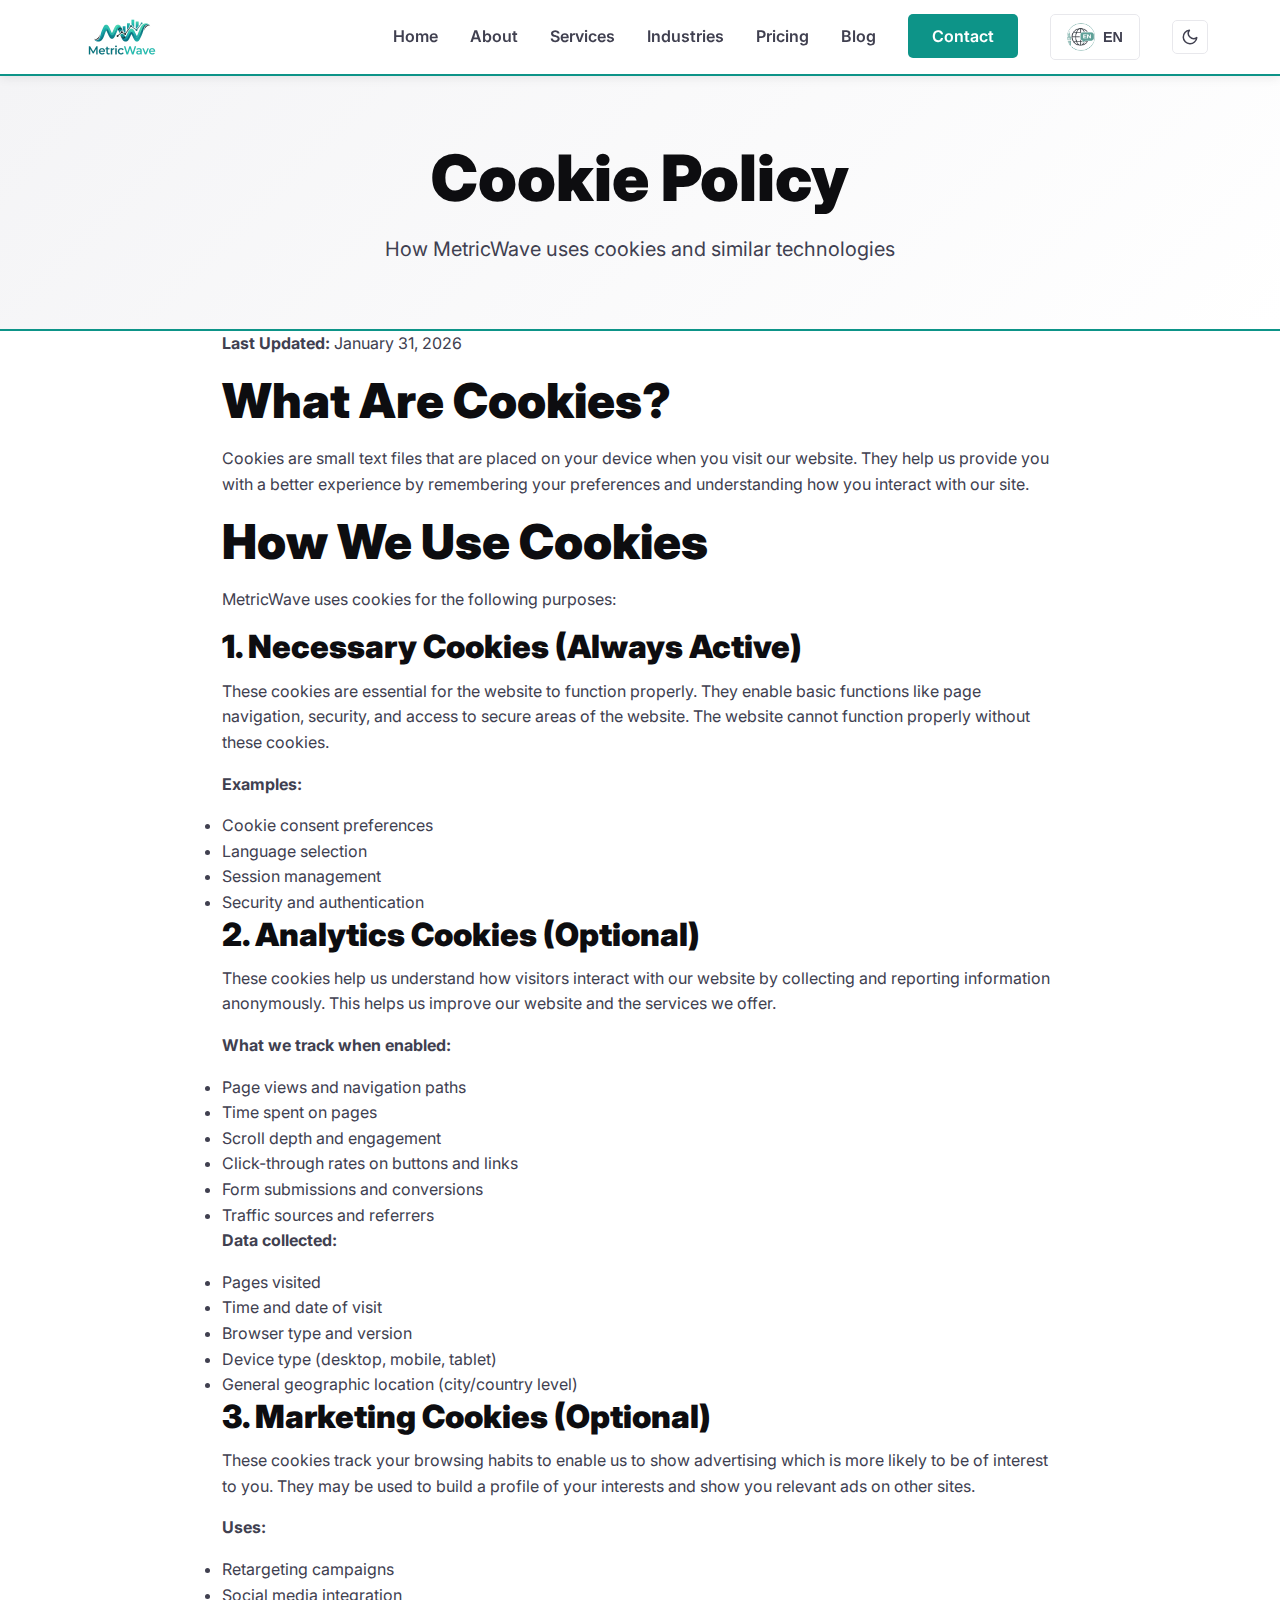
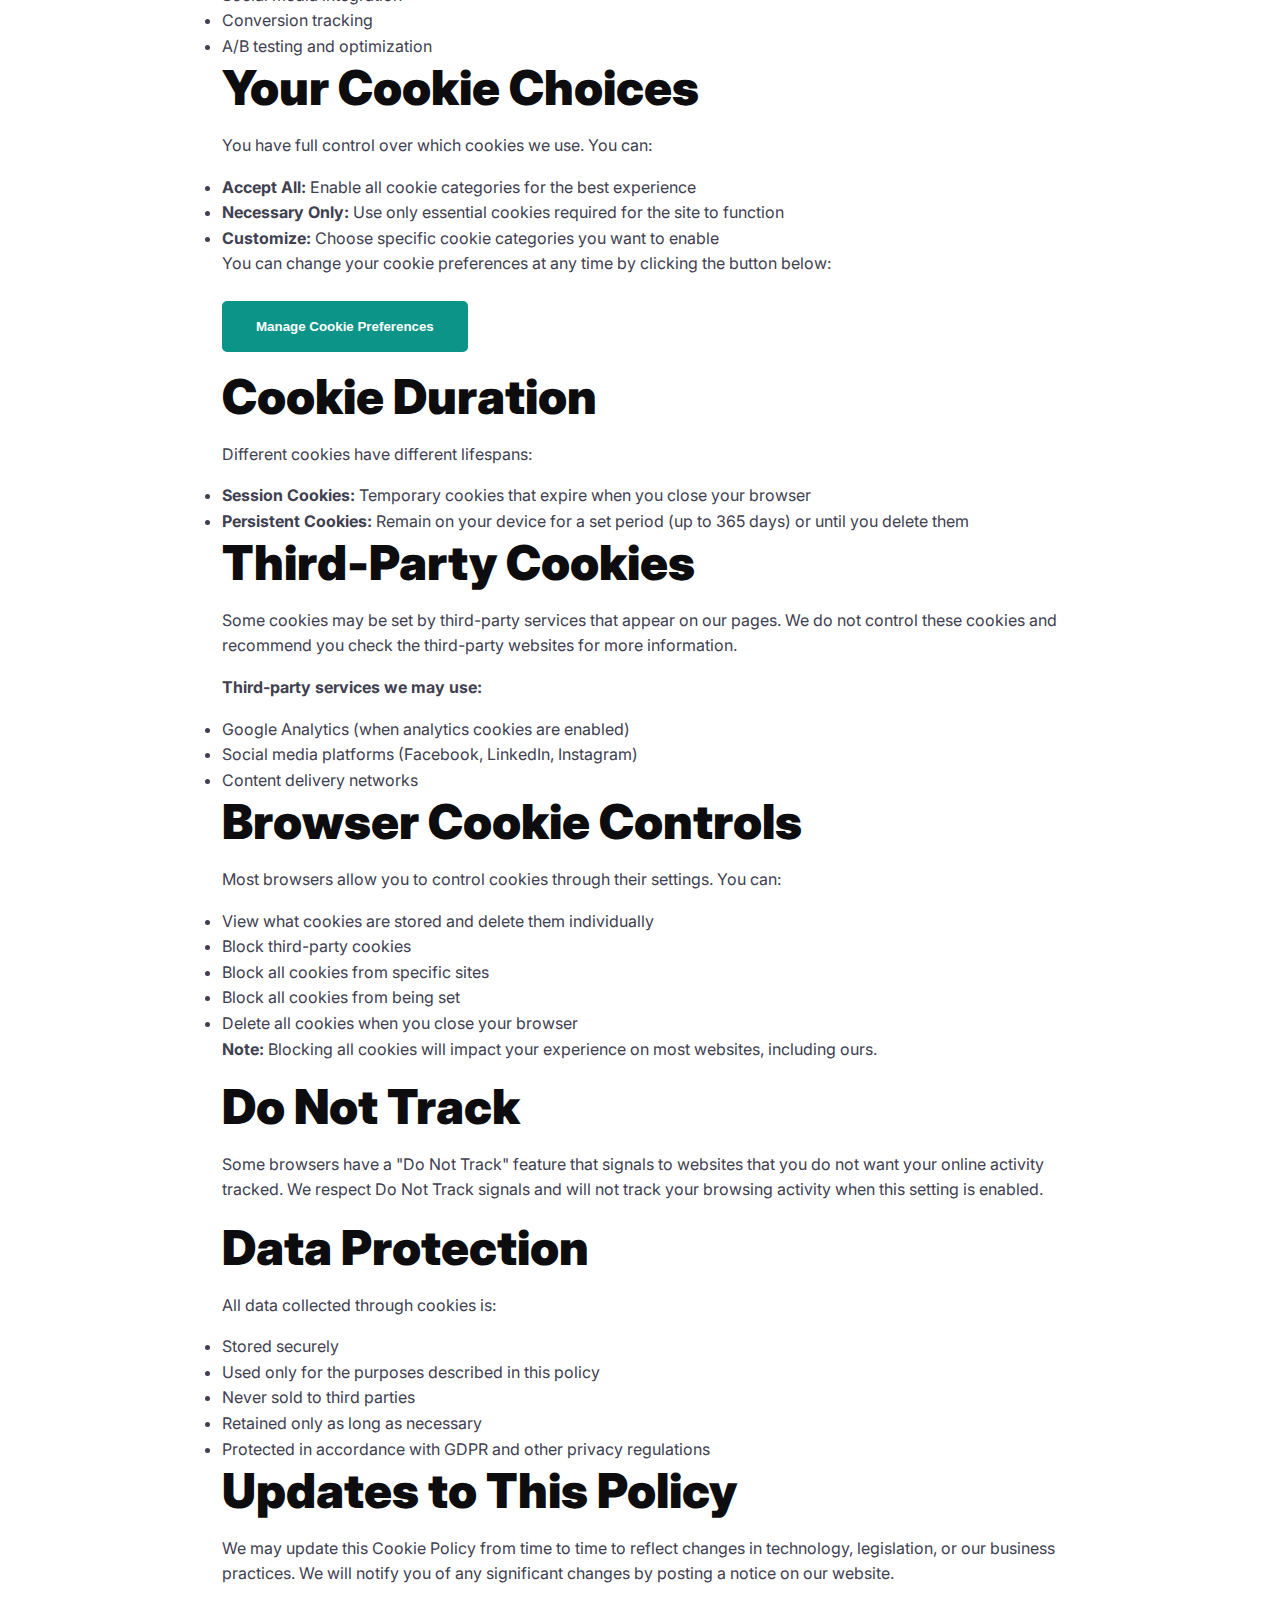
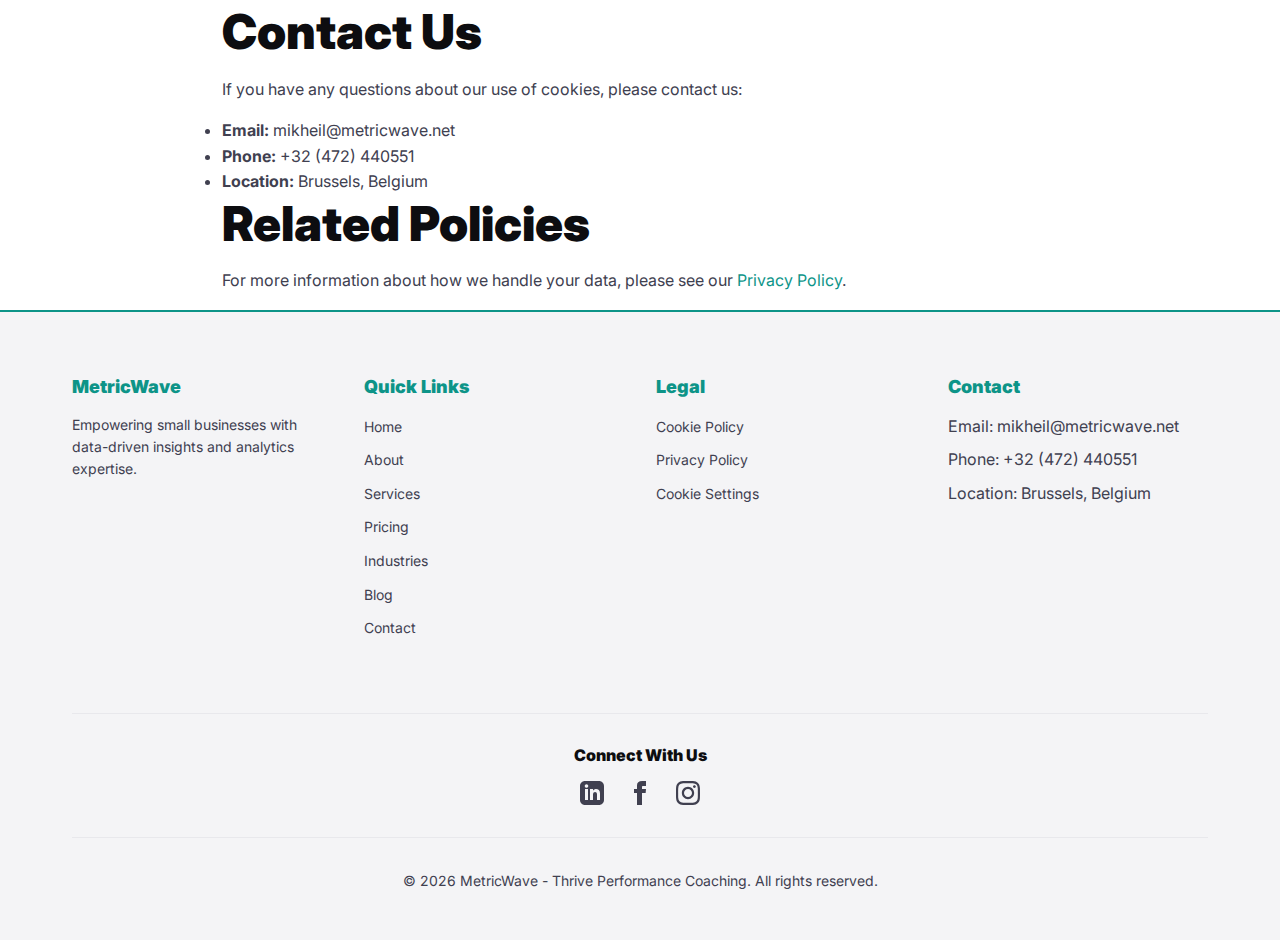
<file: cookie-policy.html>
<!DOCTYPE html>
<html lang="en">
<head>
    <meta charset="UTF-8">
    <meta name="viewport" content="width=device-width, initial-scale=1.0">
    <meta name="description" content="MetricWave Cookie Policy - Learn about how we use cookies and manage your preferences.">
    <title>Cookie Policy - MetricWave</title>
    <link rel="icon" type="image/png" href="mwlogo.png">
    <link rel="stylesheet" href="styles.css?v=5">
    <link rel="preconnect" href="https://fonts.googleapis.com">
    <link rel="preconnect" href="https://fonts.gstatic.com" crossorigin>
    <link href="https://fonts.googleapis.com/css2?family=Inter:wght@400;600;700;900&display=swap" rel="stylesheet">
    <script>
    (function(){var t=localStorage.getItem('theme')||'light';document.documentElement.setAttribute('data-theme',t);})();
    </script>
</head>
<body>
    <!-- Sticky Navigation -->
    <header class="header">
        <nav class="nav-container">
            <div class="logo">
                <a href="index.html">
                    <img src="logo_mw_new.png?v=4" alt="MetricWave">
                </a>
            </div>
            <button class="mobile-toggle" aria-label="Toggle menu">
                <span></span>
                <span></span>
                <span></span>
            </button>
            <ul class="nav-links">
                <li><a href="index.html" data-i18n="nav.home">Home</a></li>
                <li><a href="about.html" data-i18n="nav.about">About</a></li>
                <li class="nav-dropdown">
                    <a href="services.html" data-i18n="nav.services">Services</a>
                    <ul class="nav-dropdown-menu">
                        <li><a href="services.html#data-analytics-bi" data-i18n="home.service1Title">Data Analytics &amp; Business Intelligence</a></li>
                        <li><a href="services.html#web-development" data-i18n="home.service2Title">Web Development &amp; Maintenance</a></li>
                        <li><a href="services.html#process-mining" data-i18n="home.service3Title">Process Mining &amp; Analytics</a></li>
                        <li><a href="services.html#automation-ai" data-i18n="home.service4Title">Automation &amp; AI Agents</a></li>
                        <li><a href="services.html#business-strategy" data-i18n="home.service5Title">Business Strategy &amp; Management</a></li>
                        <li><a href="services.html#data-engineering" data-i18n="home.service6Title">Data Engineering &amp; Integration</a></li>
                    </ul>
                </li>
                <li class="nav-dropdown">
                    <a href="industries.html">Industries</a>
                    <ul class="nav-dropdown-menu">
                        <li><a href="industries.html#logistics">Logistics & Transportation</a></li>
                        <li><a href="industries.html#technology">Technology & SaaS</a></li>
                        <li><a href="industries.html#gaming">Gaming & Entertainment</a></li>
                        <li><a href="industries.html#government">Government & Public Sector</a></li>
                        <li><a href="industries.html#education">Education & Research</a></li>
                        <li><a href="industries.html#nonprofit">Non-Profit & Social Impact</a></li>
                    </ul>
                </li>
                <li><a href="pricing.html" data-i18n="nav.pricing">Pricing</a></li>
                <li><a href="blog.html" data-i18n="nav.blog">Blog</a></li>
                <li><a href="contact.html" class="nav-cta" data-i18n="nav.contact">Contact</a></li>
                <li class="language-switcher">
                    <button class="lang-btn" aria-label="Language selector">
                        <img src="Logos_Languages/en_logo.png" alt="EN" class="lang-flag" id="current-flag">
                        <span class="current-lang">EN</span>
                    </button>
                    <ul class="lang-dropdown">
                        <li><button data-lang="en" data-flag="Logos_Languages/en_logo.png" class="active"><img src="Logos_Languages/en_logo.png" alt="EN" class="dropdown-flag">English</button></li>
                        <li><button data-lang="fr" data-flag="Logos_Languages/fr_logo.png"><img src="Logos_Languages/fr_logo.png" alt="FR" class="dropdown-flag">Français</button></li>
                        <li><button data-lang="nl" data-flag="Logos_Languages/nd_logo.png"><img src="Logos_Languages/nd_logo.png" alt="NL" class="dropdown-flag">Nederlands</button></li>
                        <li><button data-lang="ka" data-flag="Logos_Languages/ge_logo.png"><img src="Logos_Languages/ge_logo.png" alt="KA" class="dropdown-flag">ქართული</button></li>
                        <li><button data-lang="ru" data-flag="Logos_Languages/ru_logo.png"><img src="Logos_Languages/ru_logo.png" alt="RU" class="dropdown-flag">Русский</button></li>
                    </ul>
                </li>
                <li class="theme-toggle-item">
                    <button class="theme-toggle" id="theme-toggle" aria-label="Toggle light/dark mode">
                        <svg class="icon-sun" xmlns="http://www.w3.org/2000/svg" width="18" height="18" viewBox="0 0 24 24" fill="none" stroke="currentColor" stroke-width="2" stroke-linecap="round" stroke-linejoin="round"><circle cx="12" cy="12" r="5"/><line x1="12" y1="1" x2="12" y2="3"/><line x1="12" y1="21" x2="12" y2="23"/><line x1="4.22" y1="4.22" x2="5.64" y2="5.64"/><line x1="18.36" y1="18.36" x2="19.78" y2="19.78"/><line x1="1" y1="12" x2="3" y2="12"/><line x1="21" y1="12" x2="23" y2="12"/><line x1="4.22" y1="19.78" x2="5.64" y2="18.36"/><line x1="18.36" y1="5.64" x2="19.78" y2="4.22"/></svg>
                        <svg class="icon-moon" xmlns="http://www.w3.org/2000/svg" width="18" height="18" viewBox="0 0 24 24" fill="none" stroke="currentColor" stroke-width="2" stroke-linecap="round" stroke-linejoin="round"><path d="M21 12.79A9 9 0 1 1 11.21 3 7 7 0 0 0 21 12.79z"/></svg>
                    </button>
                </li>
            </ul>
        </nav>
    </header>

    <!-- Page Hero -->
    <section class="page-hero">
        <div class="container">
            <h1 class="page-title">Cookie Policy</h1>
            <p class="page-subtitle">How MetricWave uses cookies and similar technologies</p>
        </div>
    </section>

    <!-- Cookie Policy Content -->
    <section class="content-section">
        <div class="container" style="max-width: 900px;">
            <div class="content-block">
                <p><strong>Last Updated:</strong> January 31, 2026</p>

                <h2>What Are Cookies?</h2>
                <p>Cookies are small text files that are placed on your device when you visit our website. They help us provide you with a better experience by remembering your preferences and understanding how you interact with our site.</p>

                <h2>How We Use Cookies</h2>
                <p>MetricWave uses cookies for the following purposes:</p>

                <h3>1. Necessary Cookies (Always Active)</h3>
                <p>These cookies are essential for the website to function properly. They enable basic functions like page navigation, security, and access to secure areas of the website. The website cannot function properly without these cookies.</p>

                <p><strong>Examples:</strong></p>
                <ul>
                    <li>Cookie consent preferences</li>
                    <li>Language selection</li>
                    <li>Session management</li>
                    <li>Security and authentication</li>
                </ul>

                <h3>2. Analytics Cookies (Optional)</h3>
                <p>These cookies help us understand how visitors interact with our website by collecting and reporting information anonymously. This helps us improve our website and the services we offer.</p>

                <p><strong>What we track when enabled:</strong></p>
                <ul>
                    <li>Page views and navigation paths</li>
                    <li>Time spent on pages</li>
                    <li>Scroll depth and engagement</li>
                    <li>Click-through rates on buttons and links</li>
                    <li>Form submissions and conversions</li>
                    <li>Traffic sources and referrers</li>
                </ul>

                <p><strong>Data collected:</strong></p>
                <ul>
                    <li>Pages visited</li>
                    <li>Time and date of visit</li>
                    <li>Browser type and version</li>
                    <li>Device type (desktop, mobile, tablet)</li>
                    <li>General geographic location (city/country level)</li>
                </ul>

                <h3>3. Marketing Cookies (Optional)</h3>
                <p>These cookies track your browsing habits to enable us to show advertising which is more likely to be of interest to you. They may be used to build a profile of your interests and show you relevant ads on other sites.</p>

                <p><strong>Uses:</strong></p>
                <ul>
                    <li>Retargeting campaigns</li>
                    <li>Social media integration</li>
                    <li>Conversion tracking</li>
                    <li>A/B testing and optimization</li>
                </ul>

                <h2>Your Cookie Choices</h2>
                <p>You have full control over which cookies we use. You can:</p>
                <ul>
                    <li><strong>Accept All:</strong> Enable all cookie categories for the best experience</li>
                    <li><strong>Necessary Only:</strong> Use only essential cookies required for the site to function</li>
                    <li><strong>Customize:</strong> Choose specific cookie categories you want to enable</li>
                </ul>

                <p>You can change your cookie preferences at any time by clicking the button below:</p>
                <p style="margin-top: 1.5rem;">
                    <button id="open-cookie-preferences" class="btn-primary">Manage Cookie Preferences</button>
                </p>

                <h2>Cookie Duration</h2>
                <p>Different cookies have different lifespans:</p>
                <ul>
                    <li><strong>Session Cookies:</strong> Temporary cookies that expire when you close your browser</li>
                    <li><strong>Persistent Cookies:</strong> Remain on your device for a set period (up to 365 days) or until you delete them</li>
                </ul>

                <h2>Third-Party Cookies</h2>
                <p>Some cookies may be set by third-party services that appear on our pages. We do not control these cookies and recommend you check the third-party websites for more information.</p>

                <p><strong>Third-party services we may use:</strong></p>
                <ul>
                    <li>Google Analytics (when analytics cookies are enabled)</li>
                    <li>Social media platforms (Facebook, LinkedIn, Instagram)</li>
                    <li>Content delivery networks</li>
                </ul>

                <h2>Browser Cookie Controls</h2>
                <p>Most browsers allow you to control cookies through their settings. You can:</p>
                <ul>
                    <li>View what cookies are stored and delete them individually</li>
                    <li>Block third-party cookies</li>
                    <li>Block all cookies from specific sites</li>
                    <li>Block all cookies from being set</li>
                    <li>Delete all cookies when you close your browser</li>
                </ul>

                <p><strong>Note:</strong> Blocking all cookies will impact your experience on most websites, including ours.</p>

                <h2>Do Not Track</h2>
                <p>Some browsers have a "Do Not Track" feature that signals to websites that you do not want your online activity tracked. We respect Do Not Track signals and will not track your browsing activity when this setting is enabled.</p>

                <h2>Data Protection</h2>
                <p>All data collected through cookies is:</p>
                <ul>
                    <li>Stored securely</li>
                    <li>Used only for the purposes described in this policy</li>
                    <li>Never sold to third parties</li>
                    <li>Retained only as long as necessary</li>
                    <li>Protected in accordance with GDPR and other privacy regulations</li>
                </ul>

                <h2>Updates to This Policy</h2>
                <p>We may update this Cookie Policy from time to time to reflect changes in technology, legislation, or our business practices. We will notify you of any significant changes by posting a notice on our website.</p>

                <h2>Contact Us</h2>
                <p>If you have any questions about our use of cookies, please contact us:</p>
                <ul>
                    <li><strong>Email:</strong> mikheil@metricwave.net</li>
                    <li><strong>Phone:</strong> +32 (472) 440551</li>
                    <li><strong>Location:</strong> Brussels, Belgium</li>
                </ul>

                <h2>Related Policies</h2>
                <p>For more information about how we handle your data, please see our <a href="privacy-policy.html">Privacy Policy</a>.</p>
            </div>
        </div>
    </section>

    <!-- Footer -->
    <footer class="footer">
        <div class="container">
            <div class="footer-grid">
                <div class="footer-col">
                    <h4>MetricWave</h4>
                    <p data-i18n="footer.description">Empowering small businesses with data-driven insights and analytics expertise.</p>
                </div>
                <div class="footer-col">
                    <h4 data-i18n="footer.quickLinks">Quick Links</h4>
                    <ul>
                        <li><a href="index.html" data-i18n="nav.home">Home</a></li>
                        <li><a href="about.html" data-i18n="nav.about">About</a></li>
                        <li><a href="services.html" data-i18n="nav.services">Services</a></li>
                        <li><a href="pricing.html" data-i18n="nav.pricing">Pricing</a></li>
                        <li><a href="industries.html">Industries</a></li>
                        <li><a href="blog.html" data-i18n="nav.blog">Blog</a></li>
                        <li><a href="contact.html" data-i18n="nav.contact">Contact</a></li>
                    </ul>
                </div>
                <div class="footer-col">
                    <h4>Legal</h4>
                    <ul>
                        <li><a href="cookie-policy.html">Cookie Policy</a></li>
                        <li><a href="privacy-policy.html">Privacy Policy</a></li>
                        <li><a href="#" id="footer-cookie-settings">Cookie Settings</a></li>
                    </ul>
                </div>
                <div class="footer-col">
                    <h4 data-i18n="footer.contact">Contact</h4>
                    <ul>
                        <li><span data-i18n="footer.email">Email</span>: mikheil@metricwave.net</li>
                        <li><span data-i18n="footer.phone">Phone</span>: +32 (472) 440551</li>
                        <li><span data-i18n="footer.location">Location</span>: <span data-i18n="footer.locationValue">Brussels, Belgium</span></li>
                    </ul>
                </div>
            </div>
            <div class="footer-social">
                <h4 data-i18n="footer.connectTitle">Connect With Us</h4>
                <div class="social-links">
                    <a href="https://www.linkedin.com/company/metricwave" target="_blank" rel="noopener noreferrer" aria-label="LinkedIn">
                        <svg xmlns="http://www.w3.org/2000/svg" width="24" height="24" viewBox="0 0 24 24" fill="currentColor"><path d="M19 0h-14c-2.761 0-5 2.239-5 5v14c0 2.761 2.239 5 5 5h14c2.762 0 5-2.239 5-5v-14c0-2.761-2.238-5-5-5zm-11 19h-3v-11h3v11zm-1.5-12.268c-.966 0-1.75-.79-1.75-1.764s.784-1.764 1.75-1.764 1.75.79 1.75 1.764-.783 1.764-1.75 1.764zm13.5 12.268h-3v-5.604c0-3.368-4-3.113-4 0v5.604h-3v-11h3v1.765c1.396-2.586 7-2.777 7 2.476v6.759z"/></svg>
                    </a>
                    <a href="https://www.facebook.com/metricwave" target="_blank" rel="noopener noreferrer" aria-label="Facebook">
                        <svg xmlns="http://www.w3.org/2000/svg" width="24" height="24" viewBox="0 0 24 24" fill="currentColor"><path d="M9 8h-3v4h3v12h5v-12h3.642l.358-4h-4v-1.667c0-.955.192-1.333 1.115-1.333h2.885v-5h-3.808c-3.596 0-5.192 1.583-5.192 4.615v3.385z"/></svg>
                    </a>
                    <a href="https://www.instagram.com/metricwavedata" target="_blank" rel="noopener noreferrer" aria-label="Instagram">
                        <svg xmlns="http://www.w3.org/2000/svg" width="24" height="24" viewBox="0 0 24 24" fill="currentColor"><path d="M12 2.163c3.204 0 3.584.012 4.85.07 3.252.148 4.771 1.691 4.919 4.919.058 1.265.069 1.645.069 4.849 0 3.205-.012 3.584-.069 4.849-.149 3.225-1.664 4.771-4.919 4.919-1.266.058-1.644.07-4.85.07-3.204 0-3.584-.012-4.849-.07-3.26-.149-4.771-1.699-4.919-4.92-.058-1.265-.07-1.644-.07-4.849 0-3.204.013-3.583.07-4.849.149-3.227 1.664-4.771 4.919-4.919 1.266-.057 1.645-.069 4.849-.069zm0-2.163c-3.259 0-3.667.014-4.947.072-4.358.2-6.78 2.618-6.98 6.98-.059 1.281-.073 1.689-.073 4.948 0 3.259.014 3.668.072 4.948.2 4.358 2.618 6.78 6.98 6.98 1.281.058 1.689.072 4.948.072 3.259 0 3.668-.014 4.948-.072 4.354-.2 6.782-2.618 6.979-6.98.059-1.28.073-1.689.073-4.948 0-3.259-.014-3.667-.072-4.947-.196-4.354-2.617-6.78-6.979-6.98-1.281-.059-1.69-.073-4.949-.073zm0 5.838c-3.403 0-6.162 2.759-6.162 6.162s2.759 6.163 6.162 6.163 6.162-2.759 6.162-6.163c0-3.403-2.759-6.162-6.162-6.162zm0 10.162c-2.209 0-4-1.79-4-4 0-2.209 1.791-4 4-4s4 1.791 4 4c0 2.21-1.791 4-4 4zm6.406-11.845c-.796 0-1.441.645-1.441 1.44s.645 1.44 1.441 1.44c.795 0 1.439-.645 1.439-1.44s-.644-1.44-1.439-1.44z"/></svg>
                    </a>
                </div>
            </div>
            <div class="footer-bottom">
                <p data-i18n="footer.copyright">&copy; 2026 MetricWave - Thrive Performance Coaching. All rights reserved.</p>
            </div>
        </div>
    </footer>

    <script src="translations.js?v=2"></script>
    <script src="cookie-consent.js"></script>
    <script src="script.js"></script>
    <script>
        // Open cookie preferences from cookie policy page
        document.getElementById('open-cookie-preferences').addEventListener('click', function() {
            if (window.cookieConsent) {
                window.cookieConsent.showModal();
            }
        });

        document.getElementById('footer-cookie-settings').addEventListener('click', function(e) {
            e.preventDefault();
            if (window.cookieConsent) {
                window.cookieConsent.showModal();
            }
        });
    </script>
</body>
</html>
</file>
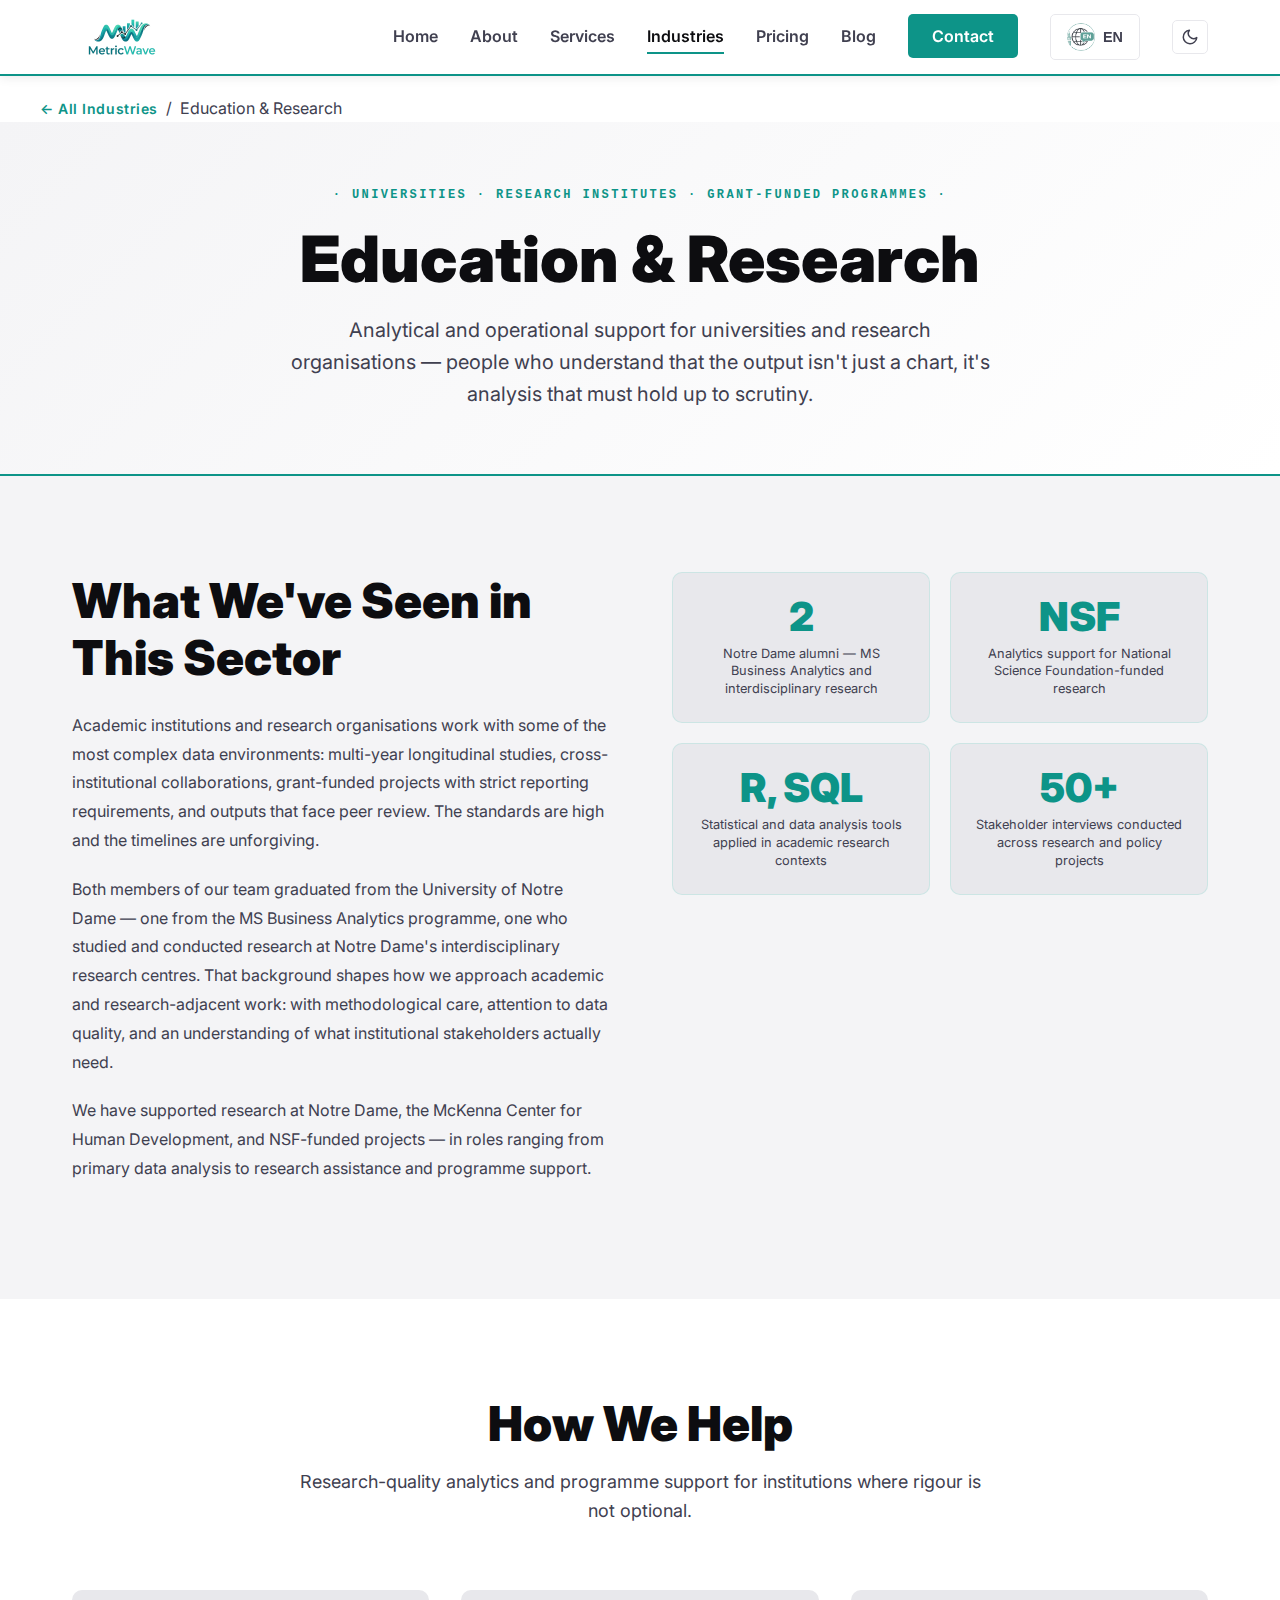
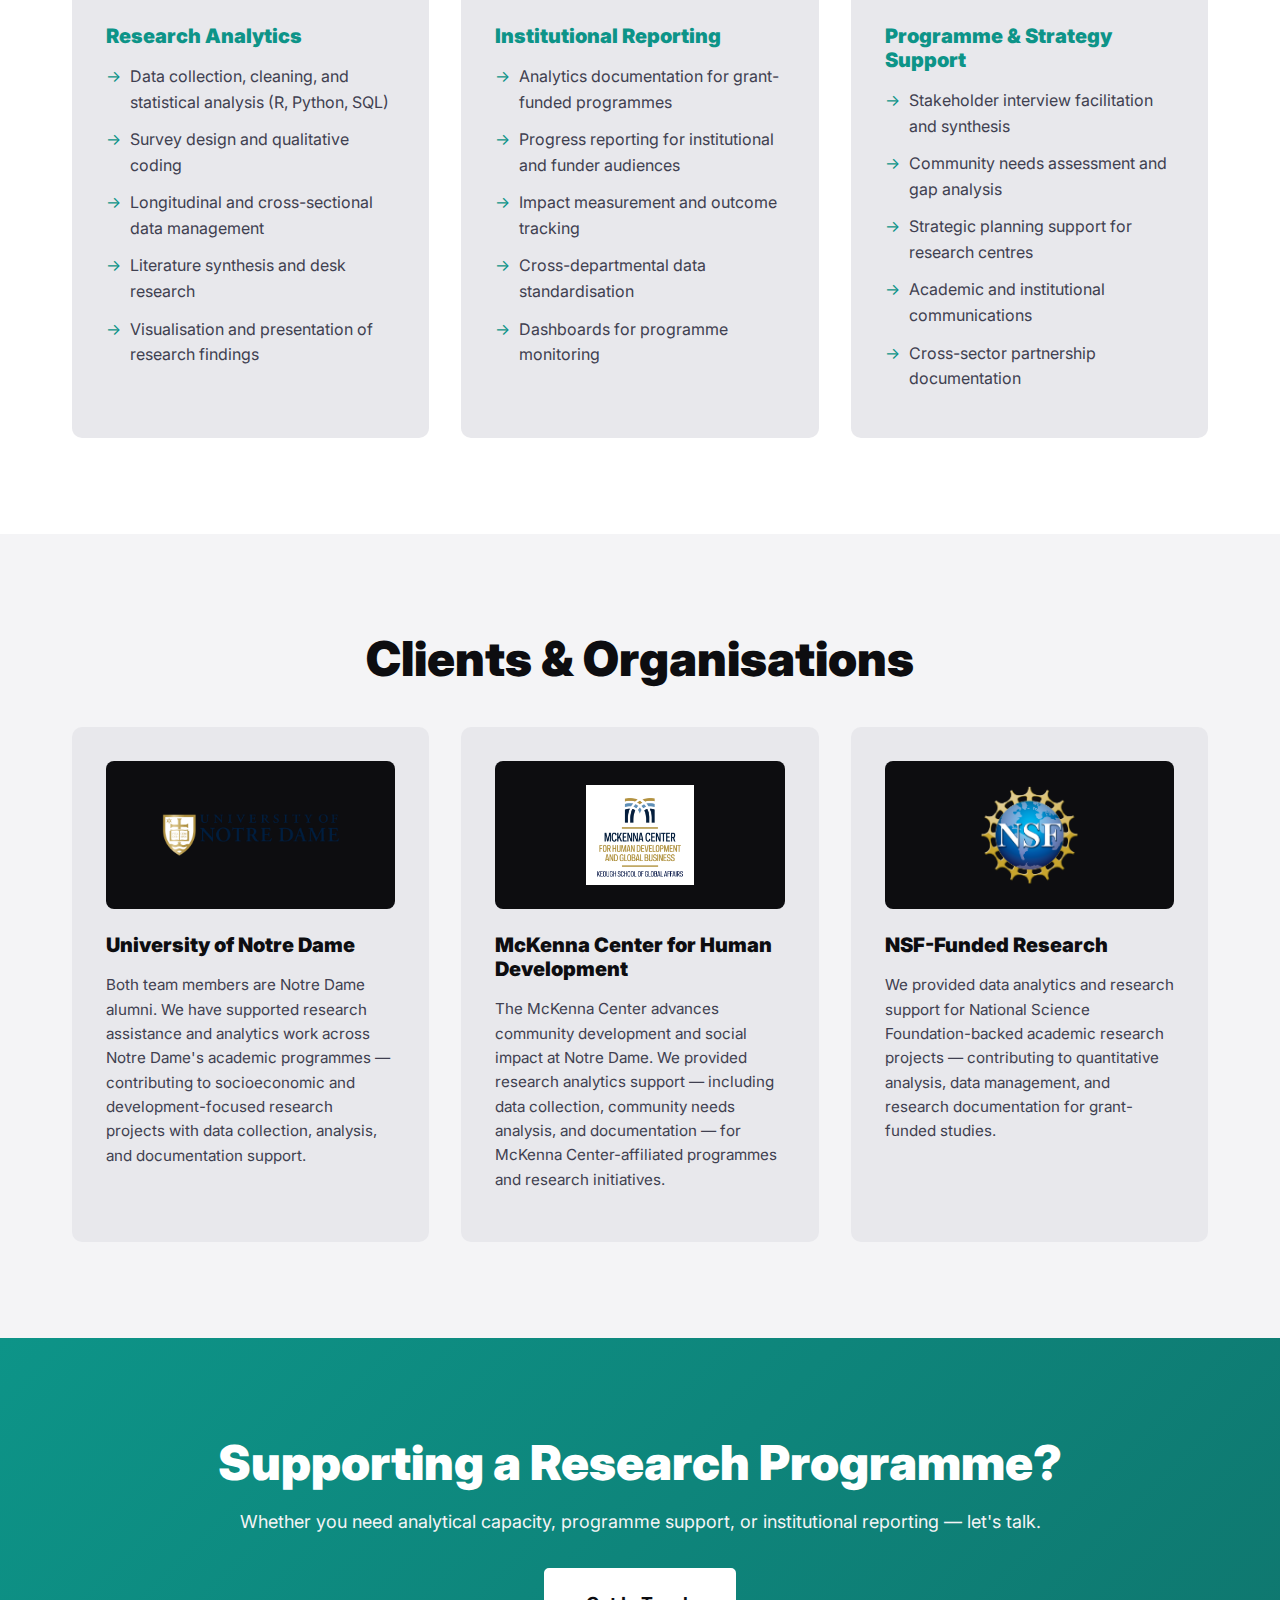
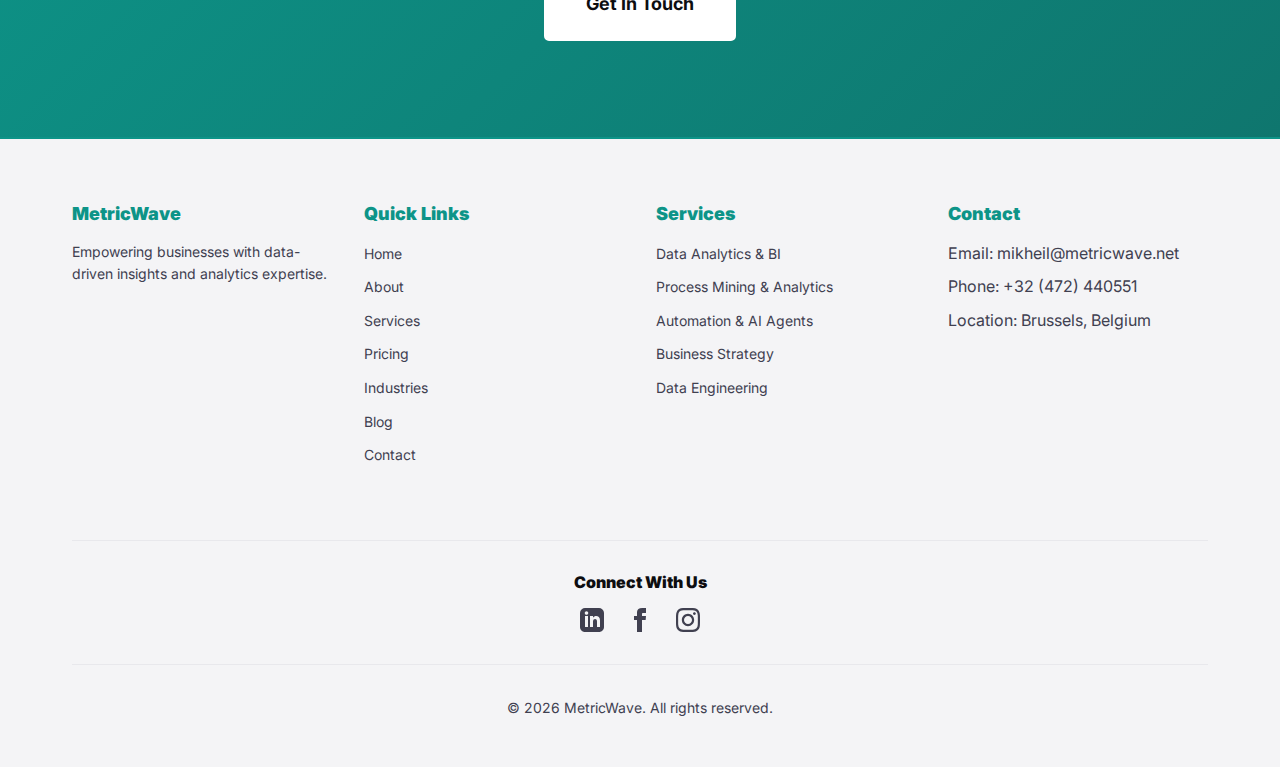
<file: industry-education.html>
<!DOCTYPE html>
<html lang="en">
<head>
    <meta charset="UTF-8">
    <meta name="viewport" content="width=device-width, initial-scale=1.0">
    <meta name="description" content="MetricWave delivers research analytics and institutional support for universities and research organisations. Notre Dame graduates with direct experience in academic research and grant-funded programmes.">
    <title>Education &amp; Research — MetricWave</title>
    <link rel="icon" type="image/png" href="mwlogo.png">
    <link rel="stylesheet" href="styles.css?v=9">
    <link rel="preconnect" href="https://fonts.googleapis.com">
    <link rel="preconnect" href="https://fonts.gstatic.com" crossorigin>
    <link href="https://fonts.googleapis.com/css2?family=Inter:wght@400;600;700;900&display=swap" rel="stylesheet">
    <script>
    (function(){var t=localStorage.getItem('theme')||'light';document.documentElement.setAttribute('data-theme',t);})();
    </script>
</head>
<body>
    <header class="header">
        <nav class="nav-container">
            <div class="logo">
                <a href="index.html"><img src="logo_mw_new.png?v=4" alt="MetricWave"></a>
            </div>
            <button class="mobile-toggle" aria-label="Toggle menu">
                <span></span><span></span><span></span>
            </button>
            <ul class="nav-links">
                <li><a href="index.html">Home</a></li>
                <li><a href="about.html">About</a></li>
                <li class="nav-dropdown">
                    <a href="services.html">Services</a>
                    <ul class="nav-dropdown-menu">
                        <li><a href="services.html#data-analytics-bi">Data Analytics &amp; Business Intelligence</a></li>
                        <li><a href="services.html#web-development">Web Development &amp; Maintenance</a></li>
                        <li><a href="services.html#process-mining">Process Mining &amp; Analytics</a></li>
                        <li><a href="services.html#automation-ai">Automation &amp; AI Agents</a></li>
                        <li><a href="services.html#business-strategy">Business Strategy &amp; Management</a></li>
                        <li><a href="services.html#data-engineering">Data Engineering &amp; Integration</a></li>
                    </ul>
                </li>
                <li class="nav-dropdown">
                    <a href="industries.html" class="active">Industries</a>
                    <ul class="nav-dropdown-menu">
                        <li><a href="industry-logistics.html">Logistics &amp; Mobility</a></li>
                        <li><a href="industry-technology.html">Technology &amp; SaaS</a></li>
                        <li><a href="industry-gaming.html">Regulated SaaS &amp; iGaming</a></li>
                        <li><a href="industry-government.html">Government &amp; Public Sector</a></li>
                        <li><a href="industry-education.html">Education &amp; Research</a></li>
                        <li><a href="industry-nonprofit.html">Non-Profit &amp; Int'l Development</a></li>
                    </ul>
                </li>
                <li><a href="pricing.html">Pricing</a></li>
                <li><a href="blog.html">Blog</a></li>
                <li><a href="contact.html" class="nav-cta">Contact</a></li>
                <li class="language-switcher">
                    <button class="lang-btn" aria-label="Language selector">
                        <img src="Logos_Languages/en_logo.png" alt="EN" class="lang-flag" id="current-flag">
                        <span class="current-lang">EN</span>
                    </button>
                    <ul class="lang-dropdown">
                        <li><button data-lang="en" data-flag="Logos_Languages/en_logo.png" class="active"><img src="Logos_Languages/en_logo.png" alt="EN" class="dropdown-flag">English</button></li>
                        <li><button data-lang="fr" data-flag="Logos_Languages/fr_logo.png"><img src="Logos_Languages/fr_logo.png" alt="FR" class="dropdown-flag">Français</button></li>
                        <li><button data-lang="nl" data-flag="Logos_Languages/nd_logo.png"><img src="Logos_Languages/nd_logo.png" alt="NL" class="dropdown-flag">Nederlands</button></li>
                        <li><button data-lang="ka" data-flag="Logos_Languages/ge_logo.png"><img src="Logos_Languages/ge_logo.png" alt="KA" class="dropdown-flag">ქართული</button></li>
                        <li><button data-lang="ru" data-flag="Logos_Languages/ru_logo.png"><img src="Logos_Languages/ru_logo.png" alt="RU" class="dropdown-flag">Русский</button></li>
                    </ul>
                </li>
                <li class="theme-toggle-item">
                    <button class="theme-toggle" id="theme-toggle" aria-label="Toggle light/dark mode">
                        <svg class="icon-sun" xmlns="http://www.w3.org/2000/svg" width="18" height="18" viewBox="0 0 24 24" fill="none" stroke="currentColor" stroke-width="2" stroke-linecap="round" stroke-linejoin="round"><circle cx="12" cy="12" r="5"/><line x1="12" y1="1" x2="12" y2="3"/><line x1="12" y1="21" x2="12" y2="23"/><line x1="4.22" y1="4.22" x2="5.64" y2="5.64"/><line x1="18.36" y1="18.36" x2="19.78" y2="19.78"/><line x1="1" y1="12" x2="3" y2="12"/><line x1="21" y1="12" x2="23" y2="12"/><line x1="4.22" y1="19.78" x2="5.64" y2="18.36"/><line x1="18.36" y1="5.64" x2="19.78" y2="4.22"/></svg>
                        <svg class="icon-moon" xmlns="http://www.w3.org/2000/svg" width="18" height="18" viewBox="0 0 24 24" fill="none" stroke="currentColor" stroke-width="2" stroke-linecap="round" stroke-linejoin="round"><path d="M21 12.79A9 9 0 1 1 11.21 3 7 7 0 0 0 21 12.79z"/></svg>
                    </button>
                </li>
            </ul>
        </nav>
    </header>

    <div class="service-breadcrumb container">
        <a href="industries.html">← All Industries</a> &nbsp;/&nbsp; Education &amp; Research
    </div>

    <section class="page-hero">
        <div class="container">
            <p class="about-hero-eyebrow">· UNIVERSITIES · RESEARCH INSTITUTES · GRANT-FUNDED PROGRAMMES ·</p>
            <h1 class="page-title">Education &amp; Research</h1>
            <p class="page-subtitle">Analytical and operational support for universities and research organisations — people who understand that the output isn't just a chart, it's analysis that must hold up to scrutiny.</p>
        </div>
    </section>

    <section class="about-origin-section">
        <div class="container">
            <div class="about-origin-grid">
                <div class="about-origin-text">
                    <h2>What We've Seen in This Sector</h2>
                    <p>Academic institutions and research organisations work with some of the most complex data environments: multi-year longitudinal studies, cross-institutional collaborations, grant-funded projects with strict reporting requirements, and outputs that face peer review. The standards are high and the timelines are unforgiving.</p>
                    <p>Both members of our team graduated from the University of Notre Dame — one from the MS Business Analytics programme, one who studied and conducted research at Notre Dame's interdisciplinary research centres. That background shapes how we approach academic and research-adjacent work: with methodological care, attention to data quality, and an understanding of what institutional stakeholders actually need.</p>
                    <p>We have supported research at Notre Dame, the McKenna Center for Human Development, and NSF-funded projects — in roles ranging from primary data analysis to research assistance and programme support.</p>
                </div>
                <div class="about-origin-stats">
                    <div class="about-stat">
                        <span class="about-stat-number">2</span>
                        <span class="about-stat-label">Notre Dame alumni — MS Business Analytics and interdisciplinary research</span>
                    </div>
                    <div class="about-stat">
                        <span class="about-stat-number">NSF</span>
                        <span class="about-stat-label">Analytics support for National Science Foundation-funded research</span>
                    </div>
                    <div class="about-stat">
                        <span class="about-stat-number">R, SQL</span>
                        <span class="about-stat-label">Statistical and data analysis tools applied in academic research contexts</span>
                    </div>
                    <div class="about-stat">
                        <span class="about-stat-number">50+</span>
                        <span class="about-stat-label">Stakeholder interviews conducted across research and policy projects</span>
                    </div>
                </div>
            </div>
        </div>
    </section>

    <section class="industry-detail-section" style="background-color: var(--black);">
        <div class="container">
            <h2 class="section-title">How We Help</h2>
            <p class="section-subtitle">Research-quality analytics and programme support for institutions where rigour is not optional.</p>
            <div class="solutions-grid" style="margin-top: 2.5rem;">
                <div class="solution-card">
                    <h3>Research Analytics</h3>
                    <ul>
                        <li>Data collection, cleaning, and statistical analysis (R, Python, SQL)</li>
                        <li>Survey design and qualitative coding</li>
                        <li>Longitudinal and cross-sectional data management</li>
                        <li>Literature synthesis and desk research</li>
                        <li>Visualisation and presentation of research findings</li>
                    </ul>
                </div>
                <div class="solution-card">
                    <h3>Institutional Reporting</h3>
                    <ul>
                        <li>Analytics documentation for grant-funded programmes</li>
                        <li>Progress reporting for institutional and funder audiences</li>
                        <li>Impact measurement and outcome tracking</li>
                        <li>Cross-departmental data standardisation</li>
                        <li>Dashboards for programme monitoring</li>
                    </ul>
                </div>
                <div class="solution-card">
                    <h3>Programme &amp; Strategy Support</h3>
                    <ul>
                        <li>Stakeholder interview facilitation and synthesis</li>
                        <li>Community needs assessment and gap analysis</li>
                        <li>Strategic planning support for research centres</li>
                        <li>Academic and institutional communications</li>
                        <li>Cross-sector partnership documentation</li>
                    </ul>
                </div>
            </div>
        </div>
    </section>

    <section class="about-credentials-section">
        <div class="container">
            <h2 class="section-title">Clients &amp; Organisations</h2>
            <div class="clients-grid" style="margin-top: 2.5rem;">
                <div class="client-card">
                    <div class="client-logo-container">
                        <img src="Logos/nd_logo.png" alt="University of Notre Dame">
                    </div>
                    <h3>University of Notre Dame</h3>
                    <p>Both team members are Notre Dame alumni. We have supported research assistance and analytics work across Notre Dame's academic programmes — contributing to socioeconomic and development-focused research projects with data collection, analysis, and documentation support.</p>
                </div>
                <div class="client-card">
                    <div class="client-logo-container">
                        <img src="Logos/mckenna_logo.png" alt="McKenna Center">
                    </div>
                    <h3>McKenna Center for Human Development</h3>
                    <p>The McKenna Center advances community development and social impact at Notre Dame. We provided research analytics support — including data collection, community needs analysis, and documentation — for McKenna Center-affiliated programmes and research initiatives.</p>
                </div>
                <div class="client-card">
                    <div class="client-logo-container">
                        <img src="Logos/nsf_logo.png" alt="National Science Foundation">
                    </div>
                    <h3>NSF-Funded Research</h3>
                    <p>We provided data analytics and research support for National Science Foundation-backed academic research projects — contributing to quantitative analysis, data management, and research documentation for grant-funded studies.</p>
                </div>
            </div>
        </div>
    </section>

    <section class="cta-section">
        <div class="container">
            <div class="cta-content">
                <h2>Supporting a Research Programme?</h2>
                <p>Whether you need analytical capacity, programme support, or institutional reporting — let's talk.</p>
                <a href="contact.html" class="btn-primary btn-large">Get In Touch</a>
            </div>
        </div>
    </section>

    <footer class="footer">
        <div class="container">
            <div class="footer-grid">
                <div class="footer-col"><h4>MetricWave</h4><p>Empowering businesses with data-driven insights and analytics expertise.</p></div>
                <div class="footer-col"><h4>Quick Links</h4><ul><li><a href="index.html">Home</a></li><li><a href="about.html">About</a></li><li><a href="services.html">Services</a></li><li><a href="pricing.html">Pricing</a></li><li><a href="industries.html">Industries</a></li><li><a href="blog.html">Blog</a></li><li><a href="contact.html">Contact</a></li></ul></div>
                <div class="footer-col"><h4>Services</h4><ul><li><a href="services.html#data-analytics-bi">Data Analytics &amp; BI</a></li><li><a href="services.html#process-mining">Process Mining &amp; Analytics</a></li><li><a href="services.html#automation-ai">Automation &amp; AI Agents</a></li><li><a href="services.html#business-strategy">Business Strategy</a></li><li><a href="services.html#data-engineering">Data Engineering</a></li></ul></div>
                <div class="footer-col"><h4>Contact</h4><ul><li>Email: mikheil@metricwave.net</li><li>Phone: +32 (472) 440551</li><li>Location: Brussels, Belgium</li></ul></div>
            </div>
            <div class="footer-social"><h4>Connect With Us</h4><div class="social-links"><a href="https://www.linkedin.com/company/metricwave" target="_blank" rel="noopener noreferrer" aria-label="LinkedIn"><svg xmlns="http://www.w3.org/2000/svg" width="24" height="24" viewBox="0 0 24 24" fill="currentColor"><path d="M19 0h-14c-2.761 0-5 2.239-5 5v14c0 2.761 2.239 5 5 5h14c2.762 0 5-2.239 5-5v-14c0-2.761-2.238-5-5-5zm-11 19h-3v-11h3v11zm-1.5-12.268c-.966 0-1.75-.79-1.75-1.764s.784-1.764 1.75-1.764 1.75.79 1.75 1.764-.783 1.764-1.75 1.764zm13.5 12.268h-3v-5.604c0-3.368-4-3.113-4 0v5.604h-3v-11h3v1.765c1.396-2.586 7-2.777 7 2.476v6.759z"/></svg></a><a href="https://www.facebook.com/metricwave" target="_blank" rel="noopener noreferrer" aria-label="Facebook"><svg xmlns="http://www.w3.org/2000/svg" width="24" height="24" viewBox="0 0 24 24" fill="currentColor"><path d="M9 8h-3v4h3v12h5v-12h3.642l.358-4h-4v-1.667c0-.955.192-1.333 1.115-1.333h2.885v-5h-3.808c-3.596 0-5.192 1.583-5.192 4.615v3.385z"/></svg></a><a href="https://www.instagram.com/metricwavedata" target="_blank" rel="noopener noreferrer" aria-label="Instagram"><svg xmlns="http://www.w3.org/2000/svg" width="24" height="24" viewBox="0 0 24 24" fill="currentColor"><path d="M12 2.163c3.204 0 3.584.012 4.85.07 3.252.148 4.771 1.691 4.919 4.919.058 1.265.069 1.645.069 4.849 0 3.205-.012 3.584-.069 4.849-.149 3.225-1.664 4.771-4.919 4.919-1.266.058-1.644.07-4.85.07-3.204 0-3.584-.012-4.849-.07-3.26-.149-4.771-1.699-4.919-4.92-.058-1.265-.07-1.644-.07-4.849 0-3.204.013-3.583.07-4.849.149-3.227 1.664-4.771 4.919-4.919 1.266-.057 1.645-.069 4.849-.069zm0-2.163c-3.259 0-3.667.014-4.947.072-4.358.2-6.78 2.618-6.98 6.98-.059 1.281-.073 1.689-.073 4.948 0 3.259.014 3.668.072 4.948.2 4.358 2.618 6.78 6.98 6.98 1.281.058 1.689.072 4.948.072 3.259 0 3.668-.014 4.948-.072 4.354-.2 6.782-2.618 6.979-6.98.059-1.28.073-1.689.073-4.948 0-3.259-.014-3.667-.072-4.947-.196-4.354-2.617-6.78-6.979-6.98-1.281-.059-1.69-.073-4.949-.073zm0 5.838c-3.403 0-6.162 2.759-6.162 6.162s2.759 6.163 6.162 6.163 6.162-2.759 6.162-6.163c0-3.403-2.759-6.162-6.162-6.162zm0 10.162c-2.209 0-4-1.79-4-4 0-2.209 1.791-4 4-4s4 1.791 4 4c0 2.21-1.791 4-4 4zm6.406-11.845c-.796 0-1.441.645-1.441 1.44s.645 1.44 1.441 1.44c.795 0 1.439-.645 1.439-1.44s-.644-1.44-1.439-1.44z"/></svg></a></div></div>
            <div class="footer-bottom"><p>&copy; 2026 MetricWave. All rights reserved.</p></div>
        </div>
    </footer>

    <div id="cookie-consent-banner" class="cookie-consent-banner"><div class="container"><div class="cookie-banner-content"><div class="cookie-banner-text"><h3>We Value Your Privacy</h3><p>We use cookies to enhance your browsing experience. <a href="cookie-policy.html">Learn more</a></p></div><div class="cookie-banner-actions"><button id="cookie-accept-all" class="cookie-btn cookie-btn-accept">Accept All</button><button id="cookie-necessary-only" class="cookie-btn cookie-btn-necessary">Necessary Only</button><button id="cookie-customize" class="cookie-btn cookie-btn-customize">Customize</button></div></div></div></div>
    <div id="cookie-modal" class="cookie-modal"><div class="cookie-modal-content"><div class="cookie-modal-header"><h2>Cookie Preferences</h2><button id="cookie-modal-close" class="cookie-modal-close" aria-label="Close">&times;</button></div><div class="cookie-category"><div class="cookie-category-header"><h3>Necessary Cookies</h3><label class="cookie-toggle"><input type="checkbox" checked disabled><span class="cookie-toggle-slider"></span></label></div><p class="cookie-category-description">Essential cookies required for the website to function.</p></div><div class="cookie-category"><div class="cookie-category-header"><h3>Analytics Cookies</h3><label class="cookie-toggle"><input type="checkbox" id="cookie-analytics"><span class="cookie-toggle-slider"></span></label></div><p class="cookie-category-description">Help us understand how visitors interact with our website.</p></div><div class="cookie-category"><div class="cookie-category-header"><h3>Marketing Cookies</h3><label class="cookie-toggle"><input type="checkbox" id="cookie-marketing"><span class="cookie-toggle-slider"></span></label></div><p class="cookie-category-description">Used to track visitors across websites.</p></div><div class="cookie-modal-actions"><button id="cookie-save-preferences" class="cookie-btn cookie-btn-accept">Save Preferences</button></div></div></div>

    <script src="translations.js?v=2"></script>
    <script src="cookie-consent.js"></script>
    <script src="script.js"></script>
</body>
</html>
</file>
<file: styles.css>
/* ===================================
   MetricWave - Global Styles
   =================================== */

/* CSS Reset & Base Styles */
* {
    margin: 0;
    padding: 0;
    box-sizing: border-box;
}

:root {
    /* Brand Colors */
    --teal: #2DD4BF;
    --teal-dark: #14B8A6;
    --teal-light: #5EEAD4;
    --black: #0A0A0A;
    --charcoal: #1A1A1A;
    --dark-gray: #2A2A2A;
    --medium-gray: #3A3A3A;
    --light-gray: #E5E5E5;
    --white: #FFFFFF;

    /* Typography */
    --font-primary: 'Inter', -apple-system, BlinkMacSystemFont, 'Segoe UI', sans-serif;

    /* Spacing */
    --spacing-xs: 0.5rem;
    --spacing-sm: 1rem;
    --spacing-md: 2rem;
    --spacing-lg: 4rem;
    --spacing-xl: 6rem;

    /* Transitions */
    --transition: all 0.3s ease;
}

html {
    scroll-behavior: smooth;
}

body {
    font-family: var(--font-primary);
    font-size: 16px;
    line-height: 1.6;
    color: var(--light-gray);
    background-color: var(--black);
    -webkit-font-smoothing: antialiased;
    -moz-osx-font-smoothing: grayscale;
}

/* Typography */
h1, h2, h3, h4, h5, h6 {
    font-weight: 900;
    font-style: normal;
    line-height: 1.2;
    color: var(--white);
}

h1 {
    font-size: clamp(2.5rem, 5vw, 4rem);
    margin-bottom: 1.5rem;
}

h2 {
    font-size: clamp(2rem, 4vw, 3rem);
    margin-bottom: 1rem;
}

h3 {
    font-size: clamp(1.5rem, 3vw, 2rem);
    margin-bottom: 0.75rem;
}

h4 {
    font-size: 1.25rem;
    margin-bottom: 0.5rem;
}

p {
    margin-bottom: 1rem;
    color: var(--light-gray);
}

a {
    color: var(--teal);
    text-decoration: none;
    transition: var(--transition);
}

a:hover {
    color: var(--teal-light);
}

.container {
    max-width: 1200px;
    margin: 0 auto;
    padding: 0 var(--spacing-md);
}

/* ===================================
   Header & Navigation
   =================================== */

.header {
    background-color: rgba(26, 26, 26, 0.85);
    backdrop-filter: blur(10px);
    -webkit-backdrop-filter: blur(10px);
    padding: 0.75rem 0;
    position: sticky;
    top: 0;
    z-index: 1000;
    box-shadow: 0 2px 10px rgba(0, 0, 0, 0.5);
    border-bottom: 2px solid var(--teal);
}

.nav-container {
    max-width: 1200px;
    margin: 0 auto;
    padding: 0 var(--spacing-md);
    display: flex;
    justify-content: space-between;
    align-items: center;
}

.logo a {
    display: flex;
    align-items: center;
    text-decoration: none;
    transition: var(--transition);
}

.logo img {
    height: 50px;
    width: auto;
    display: block;
}

.logo a:hover {
    opacity: 0.8;
}

.nav-links {
    display: flex;
    list-style: none;
    gap: 2rem;
    align-items: center;
}

.nav-links a {
    color: var(--light-gray);
    font-weight: 600;
    transition: var(--transition);
    position: relative;
    padding: 0.5rem 0;
}

.nav-links a::after {
    content: '';
    position: absolute;
    bottom: 0;
    left: 0;
    width: 0;
    height: 2px;
    background-color: var(--teal);
    transition: var(--transition);
}

.nav-links a:hover::after,
.nav-links a.active::after {
    width: 100%;
}

.nav-links a:hover,
.nav-links a.active {
    color: var(--white);
}

.nav-cta {
    background-color: var(--teal);
    color: var(--black) !important;
    padding: 0.75rem 1.5rem !important;
    border-radius: 5px;
    font-weight: 700;
}

.nav-cta::after {
    display: none;
}

.nav-cta:hover {
    background-color: var(--teal-light);
    transform: translateY(-2px);
}

/* Navigation Dropdown */
.nav-dropdown {
    position: relative;
}

.nav-dropdown-menu {
    position: absolute;
    top: 100%;
    left: 50%;
    transform: translateX(-50%);
    background-color: var(--charcoal);
    border: 2px solid var(--dark-gray);
    border-radius: 8px;
    min-width: 350px;
    max-width: 450px;
    padding: 0.5rem 0;
    list-style: none;
    opacity: 0;
    visibility: hidden;
    transition: all 0.3s ease;
    margin-top: 0.5rem;
    box-shadow: 0 10px 30px rgba(0, 0, 0, 0.5);
    z-index: 1000;
}

.nav-dropdown:hover .nav-dropdown-menu {
    opacity: 1;
    visibility: visible;
    margin-top: 1rem;
}

.nav-dropdown-menu li {
    padding: 0;
}

.nav-dropdown-menu a {
    display: block;
    padding: 0.75rem 1.5rem;
    color: var(--light-gray);
    font-weight: 500;
    transition: all 0.2s ease;
    white-space: normal;
    word-wrap: break-word;
    line-height: 1.4;
    border-left: 3px solid transparent;
}

.nav-dropdown-menu a::after {
    display: none;
}

.nav-dropdown-menu a:hover {
    background-color: var(--dark-gray);
    color: var(--teal);
    border-left-color: var(--teal);
    padding-left: 1.75rem;
}

/* Language Switcher */
.language-switcher {
    position: relative;
}

.lang-btn {
    display: flex;
    align-items: center;
    gap: 0.5rem;
    background: transparent;
    border: 1px solid var(--dark-gray);
    padding: 0.5rem 1rem;
    border-radius: 5px;
    color: var(--light-gray);
    cursor: pointer;
    transition: var(--transition);
    font-weight: 600;
}

.lang-btn:hover {
    border-color: var(--teal);
    color: var(--white);
}

.lang-flag {
    width: 28px;
    height: 28px;
    object-fit: cover;
    border-radius: 50%;
}

.current-lang {
    font-size: 0.9rem;
}

.dropdown-flag {
    width: 24px;
    height: 24px;
    object-fit: cover;
    border-radius: 50%;
    margin-right: 0.5rem;
}

.lang-dropdown {
    position: absolute;
    top: calc(100% + 0.5rem);
    right: 0;
    background: var(--charcoal);
    border: 1px solid var(--dark-gray);
    border-radius: 5px;
    min-width: 150px;
    padding: 0.5rem 0;
    display: none;
    box-shadow: 0 4px 12px rgba(0, 0, 0, 0.3);
    z-index: 1000;
}

.lang-dropdown.active {
    display: block;
}

.lang-dropdown li {
    list-style: none;
}

.lang-dropdown button {
    width: 100%;
    padding: 0.75rem 1rem;
    background: transparent;
    border: none;
    color: var(--light-gray);
    text-align: left;
    cursor: pointer;
    transition: var(--transition);
    font-weight: 500;
    display: flex;
    align-items: center;
}

.lang-dropdown button:hover {
    background: var(--dark-gray);
    color: var(--white);
}

.lang-dropdown button.active {
    background: var(--teal);
    color: var(--black);
    font-weight: 700;
}

/* Mobile Toggle */
.mobile-toggle {
    display: none;
    flex-direction: column;
    background: transparent;
    border: none;
    cursor: pointer;
    padding: 0.5rem;
}

.mobile-toggle span {
    width: 25px;
    height: 3px;
    background-color: var(--teal);
    margin: 3px 0;
    transition: var(--transition);
}

/* ===================================
   Hero Banner (iframe-based)
   =================================== */

.hero-banner {
    width: 100%;
    height: calc(100vh - 76px);
    overflow: hidden;
}

.hero-iframe {
    width: 100%;
    height: 100%;
    border: 0;
    display: none;
}

/* Light mode (default): show light iframe */
.hero-iframe--light { display: block; }

[data-theme="dark"] .hero-iframe--light { display: none; }
[data-theme="dark"] .hero-iframe--dark  { display: block; }

/* ===================================
   Hero Section (kept for other uses)
   =================================== */

.hero {
    background: linear-gradient(135deg, var(--charcoal) 0%, var(--black) 100%);
    padding: var(--spacing-xl) 0;
    position: relative;
    overflow: hidden;
}

.hero::before {
    content: '';
    position: absolute;
    top: 0;
    left: 0;
    right: 0;
    bottom: 0;
    background: radial-gradient(circle at 30% 50%, rgba(45, 212, 191, 0.1) 0%, transparent 50%);
    pointer-events: none;
}

.hero-content {
    max-width: 900px;
    text-align: center;
    margin: 0 auto;
    position: relative;
    z-index: 1;
}

.hero-title {
    color: var(--white);
    margin-bottom: 1.5rem;
}

.hero-subtitle {
    font-size: 1.25rem;
    color: var(--light-gray);
    margin-bottom: 2rem;
    max-width: 700px;
    margin-left: auto;
    margin-right: auto;
}

.hero-cta {
    display: flex;
    gap: 1rem;
    justify-content: center;
    flex-wrap: wrap;
}

/* ===================================
   Buttons
   =================================== */

.btn-primary,
.btn-secondary {
    display: inline-block;
    padding: 1rem 2rem;
    font-weight: 700;
    border-radius: 5px;
    transition: var(--transition);
    cursor: pointer;
    border: 2px solid transparent;
}

.btn-primary {
    background-color: var(--teal);
    color: var(--black);
    border-color: var(--teal);
}

.btn-primary:hover {
    background-color: var(--teal-light);
    border-color: var(--teal-light);
    color: var(--black);
    transform: translateY(-2px);
    box-shadow: 0 5px 15px rgba(45, 212, 191, 0.3);
}

.btn-secondary {
    background-color: transparent;
    color: var(--white);
    border-color: var(--white);
}

.btn-secondary:hover {
    background-color: var(--white);
    color: var(--black);
}

.btn-large {
    padding: 1.25rem 2.5rem;
    font-size: 1.125rem;
}

/* ===================================
   Services Overview Section
   =================================== */

.services-overview {
    padding: var(--spacing-xl) 0;
    background-color: var(--charcoal);
}

.section-title {
    text-align: center;
    color: var(--white);
    margin-bottom: 1rem;
}

.section-subtitle {
    text-align: center;
    font-size: 1.125rem;
    color: var(--light-gray);
    margin-bottom: var(--spacing-lg);
    max-width: 700px;
    margin-left: auto;
    margin-right: auto;
}

.services-grid {
    display: grid;
    grid-template-columns: repeat(auto-fit, minmax(280px, 1fr));
    gap: 2rem;
    margin-top: var(--spacing-lg);
    overflow: visible;
}

.service-card {
    background-color: var(--dark-gray);
    padding: 2rem;
    border-radius: 10px;
    transition: var(--transition);
    border: 2px solid transparent;
    position: relative;
    z-index: 1;
}

.service-card:hover {
    transform: translateY(-5px) scale(1.05);
    border-color: var(--teal);
    box-shadow: 0 10px 30px rgba(45, 212, 191, 0.2);
    z-index: 10;
}

.service-icon {
    font-size: 3rem;
    margin-bottom: 1.5rem;
    display: flex;
    align-items: center;
    justify-content: center;
    height: 120px;
}

.service-icon img {
    width: 100px;
    height: 100px;
    object-fit: contain;
}

.service-card h3 {
    color: var(--white);
    margin-bottom: 1rem;
    font-size: 1.5rem;
    min-height: 60px;
    display: flex;
    align-items: center;
}

.service-card p {
    color: var(--light-gray);
    margin-bottom: 1.5rem;
    min-height: 90px;
}

.service-link {
    color: var(--teal);
    font-weight: 600;
    transition: var(--transition);
}

.service-link:hover {
    color: var(--teal-light);
    padding-left: 5px;
}

/* ===================================
   Client Logos Section
   =================================== */

.client-logos {
    padding: var(--spacing-xl) 0;
    background-color: #f5f5f5;
    overflow: hidden;
}

.client-logos .section-title {
    color: var(--charcoal);
}

.logos-carousel-wrapper {
    margin-top: var(--spacing-lg);
    overflow: hidden;
    position: relative;
    width: 100%;
}

.logos-carousel {
    display: flex;
    gap: 4rem;
    animation: scroll 40s linear infinite;
    width: max-content;
}

.logos-carousel:hover {
    animation-play-state: paused;
}

@keyframes scroll {
    0% {
        transform: translateX(0);
    }
    100% {
        transform: translateX(-50%);
    }
}

.logo-item {
    flex-shrink: 0;
    width: 180px;
    height: 100px;
    display: flex;
    align-items: center;
    justify-content: center;
    padding: 1rem;
    transition: var(--transition);
}

.logo-item img {
    max-width: 100%;
    max-height: 100%;
    width: auto;
    height: auto;
    object-fit: contain;
    filter: grayscale(100%) brightness(0.8) opacity(0.7);
    transition: var(--transition);
}

.logo-item:hover img {
    filter: grayscale(0%) brightness(1) opacity(1);
    transform: scale(1.1);
}

/* ===================================
   Success Stories Section
   =================================== */

.success-stories {
    padding: var(--spacing-xl) 0;
    background-color: var(--black);
}

.stories-grid {
    display: grid;
    grid-template-columns: repeat(auto-fit, minmax(300px, 1fr));
    gap: 2rem;
    margin-top: var(--spacing-lg);
}

.story-card {
    background: linear-gradient(135deg, var(--dark-gray) 0%, var(--charcoal) 100%);
    padding: 2.5rem;
    border-radius: 10px;
    border-left: 4px solid var(--teal);
    transition: var(--transition);
}

.story-card:hover {
    transform: translateY(-5px);
    box-shadow: 0 10px 30px rgba(45, 212, 191, 0.2);
}

.story-metric {
    font-size: 3rem;
    font-weight: 900;
    font-style: normal;
    color: var(--teal);
    margin-bottom: 0.5rem;
}

.story-label {
    font-size: 1rem;
    font-weight: 600;
    color: var(--white);
    text-transform: uppercase;
    letter-spacing: 1px;
    margin-bottom: 1rem;
}

.story-description {
    color: var(--light-gray);
    margin-bottom: 1.5rem;
    font-style: normal;
}

.story-author {
    border-top: 1px solid var(--medium-gray);
    padding-top: 1rem;
    display: flex;
    flex-direction: column;
}

.story-author strong {
    color: var(--white);
    font-weight: 700;
}

.story-author span {
    color: var(--teal);
    font-size: 0.875rem;
}

/* ===================================
   CTA Section
   =================================== */

.cta-section {
    padding: var(--spacing-xl) 0;
    background: linear-gradient(135deg, var(--teal) 0%, var(--teal-dark) 100%);
    text-align: center;
}

.cta-content h2 {
    color: var(--black);
    margin-bottom: 1rem;
}

.cta-content p {
    color: var(--charcoal);
    font-size: 1.125rem;
    margin-bottom: 2rem;
}

.cta-section .btn-primary {
    background-color: var(--black);
    color: var(--white);
    border-color: var(--black);
}

.cta-section .btn-primary:hover {
    background-color: var(--charcoal);
    border-color: var(--charcoal);
}

/* ===================================
   Footer
   =================================== */

.footer {
    background-color: var(--charcoal);
    padding: var(--spacing-lg) 0 var(--spacing-md);
    border-top: 2px solid var(--teal);
}

.footer-grid {
    display: grid;
    grid-template-columns: repeat(auto-fit, minmax(250px, 1fr));
    gap: 2rem;
    margin-bottom: var(--spacing-md);
}

.footer-col h4 {
    color: var(--teal);
    font-size: 1.125rem;
    margin-bottom: 1rem;
}

.footer-col p {
    color: var(--light-gray);
    font-size: 0.875rem;
}

.footer-col ul {
    list-style: none;
}

.footer-col ul li {
    margin-bottom: 0.5rem;
}

.footer-col ul li a {
    color: var(--light-gray);
    font-size: 0.875rem;
    transition: var(--transition);
    display: inline-block;
}

.footer-col ul li a:hover {
    color: var(--teal);
    padding-left: 5px;
}

.footer-social {
    text-align: center;
    margin-top: var(--spacing-lg);
    padding-top: var(--spacing-md);
    border-top: 1px solid var(--dark-gray);
}

.footer-social h4 {
    color: var(--white);
    margin-bottom: 1rem;
    font-size: 1rem;
}

.social-links {
    display: flex;
    gap: 1.5rem;
    justify-content: center;
    align-items: center;
}

.social-links a {
    color: var(--light-gray);
    transition: var(--transition);
    display: flex;
    align-items: center;
    justify-content: center;
}

.social-links a:hover {
    color: var(--teal);
    transform: translateY(-3px);
}

.social-links svg {
    width: 24px;
    height: 24px;
}

.footer-bottom {
    text-align: center;
    padding-top: var(--spacing-md);
    border-top: 1px solid var(--dark-gray);
    margin-top: var(--spacing-md);
}

.footer-bottom p {
    color: var(--light-gray);
    font-size: 0.875rem;
}

/* ===================================
   Page Hero (About, Services, Contact)
   =================================== */

.page-hero {
    background: linear-gradient(135deg, var(--charcoal) 0%, var(--black) 100%);
    padding: var(--spacing-lg) 0;
    text-align: center;
    border-bottom: 2px solid var(--teal);
}

.page-title {
    color: var(--white);
    margin-bottom: 1rem;
}

.page-subtitle {
    font-size: 1.25rem;
    color: var(--light-gray);
    max-width: 700px;
    margin: 0 auto;
}

/* ===================================
   About Page Styles
   =================================== */

.mission-section,
.team-section,
.credentials-section,
.philosophy-section,
.industries-section {
    padding: var(--spacing-xl) 0;
}

.mission-section {
    background-color: var(--black);
}

.team-section {
    background-color: var(--charcoal);
}

.credentials-section {
    background-color: var(--black);
}

.philosophy-section {
    background-color: var(--charcoal);
}

.content-grid {
    display: grid;
    grid-template-columns: repeat(auto-fit, minmax(300px, 1fr));
    gap: 3rem;
    margin-top: var(--spacing-md);
}

.content-col h2 {
    margin-bottom: 1.5rem;
}

.content-col p {
    margin-bottom: 1.5rem;
}

.values-list {
    display: flex;
    flex-direction: column;
    gap: 1.5rem;
}

.value-item h3 {
    color: var(--teal);
    font-size: 1.25rem;
    margin-bottom: 0.5rem;
}

.value-item p {
    color: var(--light-gray);
}

.expertise-grid {
    display: grid;
    grid-template-columns: repeat(auto-fit, minmax(250px, 1fr));
    gap: 2rem;
    margin-top: var(--spacing-lg);
}

.expertise-card {
    background-color: var(--dark-gray);
    padding: 2rem;
    border-radius: 10px;
    text-align: center;
    transition: var(--transition);
    border: 2px solid transparent;
}

.expertise-card:hover {
    border-color: var(--teal);
    transform: translateY(-5px);
}

.expertise-icon {
    font-size: 3rem;
    margin-bottom: 1rem;
}

.expertise-card h3 {
    color: var(--white);
    margin-bottom: 1rem;
}

/* Industries Section */
.industries-section {
    padding: var(--spacing-xl) 0;
    background-color: var(--black);
}

.industries-grid {
    display: grid;
    grid-template-columns: repeat(auto-fit, minmax(300px, 1fr));
    gap: 2rem;
    margin-top: var(--spacing-lg);
}

.industry-card {
    background-color: var(--dark-gray);
    padding: 2rem;
    border-radius: 10px;
    text-align: center;
    transition: var(--transition);
    border: 2px solid transparent;
}

.industry-card:hover {
    border-color: var(--teal);
    transform: translateY(-5px);
}

.industry-icon {
    font-size: 3rem;
    margin-bottom: 1rem;
}

.industry-card h3 {
    color: var(--white);
    margin-bottom: 1rem;
    font-size: 1.25rem;
}

.industry-card p {
    color: var(--light-gray);
    font-size: 0.95rem;
    line-height: 1.6;
}

/* Industries Main Page */
.industries-main-section {
    padding: var(--spacing-xl) 0;
    background-color: var(--black);
}

.industries-intro {
    max-width: 800px;
    margin: 0 auto var(--spacing-lg);
    text-align: center;
    color: var(--light-gray);
    font-size: 1.1rem;
    line-height: 1.8;
}

.industries-main-grid {
    display: grid;
    grid-template-columns: repeat(auto-fit, minmax(350px, 1fr));
    gap: 2rem;
    margin-top: var(--spacing-lg);
}

.industry-main-card {
    text-decoration: none;
    display: block;
    background-color: var(--dark-gray);
    border-radius: 10px;
    overflow: hidden;
    transition: all 0.3s ease;
    border: 2px solid transparent;
    cursor: pointer;
}

.industry-main-card:hover {
    border-color: var(--teal);
    transform: translateY(-8px);
    box-shadow: 0 10px 30px rgba(20, 184, 166, 0.2);
}

.industry-card-inner {
    padding: 2.5rem;
    text-align: center;
}

.industry-main-icon {
    font-size: 4rem;
    margin-bottom: 1.5rem;
    transition: transform 0.3s ease;
}

.industry-main-card:hover .industry-main-icon {
    transform: scale(1.1);
}

.industry-main-card h3 {
    color: var(--white);
    font-size: 1.5rem;
    margin-bottom: 1rem;
}

.industry-main-card p {
    color: var(--light-gray);
    font-size: 1rem;
    line-height: 1.6;
    margin-bottom: 1.5rem;
}

.industry-companies-preview {
    margin: 1.5rem 0;
    padding: 0.75rem;
    background-color: rgba(20, 184, 166, 0.1);
    border-radius: 5px;
}

.company-count {
    color: var(--teal);
    font-weight: 600;
    font-size: 0.9rem;
}

.learn-more {
    color: var(--teal);
    font-weight: 600;
    font-size: 1rem;
    display: inline-block;
    transition: transform 0.3s ease;
}

.industry-main-card:hover .learn-more {
    transform: translateX(5px);
}

/* Industry Detail Pages */
.industry-detail-section {
    padding: var(--spacing-xl) 0;
    background-color: var(--black);
}

.industry-detail-header {
    text-align: center;
    margin-bottom: var(--spacing-lg);
}

.industry-detail-icon {
    font-size: 5rem;
    margin-bottom: 1rem;
}

.industry-overview {
    max-width: 900px;
    margin: 0 auto var(--spacing-lg);
    background-color: var(--dark-gray);
    padding: 2.5rem;
    border-radius: 10px;
    border-left: 4px solid var(--teal);
}

.industry-overview p {
    color: var(--light-gray);
    font-size: 1.1rem;
    line-height: 1.8;
    margin-bottom: 1rem;
}

.industry-overview p:last-child {
    margin-bottom: 0;
}

.solutions-section {
    margin: var(--spacing-lg) 0;
}

.solutions-grid {
    display: grid;
    grid-template-columns: repeat(auto-fit, minmax(280px, 1fr));
    gap: 2rem;
    margin-top: var(--spacing-md);
}

.solution-card {
    background-color: var(--dark-gray);
    padding: 2rem;
    border-radius: 10px;
    border: 2px solid transparent;
    transition: var(--transition);
}

.solution-card:hover {
    border-color: var(--teal);
    transform: translateY(-5px);
}

.solution-card h3 {
    color: var(--teal);
    margin-bottom: 1rem;
    font-size: 1.25rem;
}

.solution-card ul {
    list-style: none;
    padding: 0;
}

.solution-card li {
    color: var(--light-gray);
    padding-left: 1.5rem;
    margin-bottom: 0.75rem;
    position: relative;
}

.solution-card li::before {
    content: "→";
    position: absolute;
    left: 0;
    color: var(--teal);
}

.clients-showcase {
    margin: var(--spacing-lg) 0;
}

.clients-grid {
    display: grid;
    grid-template-columns: repeat(auto-fit, minmax(320px, 1fr));
    gap: 2rem;
    margin-top: var(--spacing-md);
}

.client-card {
    background-color: var(--dark-gray);
    padding: 2rem;
    border-radius: 10px;
    border: 2px solid transparent;
    transition: var(--transition);
}

.client-card:hover {
    border-color: var(--teal);
}

.client-logo-container {
    background-color: var(--white);
    padding: 1.5rem;
    border-radius: 8px;
    margin-bottom: 1.5rem;
    display: flex;
    align-items: center;
    justify-content: center;
    min-height: 120px;
}

.client-logo-container img {
    max-width: 100%;
    max-height: 100px;
    object-fit: contain;
}

.client-card h3 {
    color: var(--white);
    margin-bottom: 1rem;
    font-size: 1.25rem;
}

.client-card p {
    color: var(--light-gray);
    line-height: 1.6;
    font-size: 0.95rem;
}

.credentials-grid {
    display: grid;
    grid-template-columns: repeat(auto-fit, minmax(300px, 1fr));
    gap: 2rem;
    margin-top: var(--spacing-lg);
}

.credential-col h3 {
    color: var(--teal);
    margin-bottom: 1rem;
}

.credential-list {
    list-style: none;
}

.credential-list li {
    color: var(--light-gray);
    padding-left: 1.5rem;
    margin-bottom: 0.75rem;
    position: relative;
}

.credential-list li::before {
    content: '✓';
    color: var(--teal);
    position: absolute;
    left: 0;
    font-weight: bold;
}

.philosophy-content {
    display: grid;
    grid-template-columns: repeat(auto-fit, minmax(300px, 1fr));
    gap: 2rem;
    margin-top: var(--spacing-lg);
}

.philosophy-point {
    background-color: var(--dark-gray);
    padding: 2rem;
    border-radius: 10px;
    border-left: 4px solid var(--teal);
}

.philosophy-point h3 {
    color: var(--white);
    margin-bottom: 1rem;
}

/* ===================================
   Services Page Styles
   =================================== */

.service-detail {
    padding: var(--spacing-xl) 0;
}

.service-detail.alt-bg {
    background-color: var(--charcoal);
}

.service-detail-grid {
    display: grid;
    grid-template-columns: 1fr 1fr;
    gap: 4rem;
    align-items: center;
    margin-top: var(--spacing-md);
}

.service-detail-grid.reverse {
    direction: rtl;
}

.service-detail-grid.reverse > * {
    direction: ltr;
}

.service-badge {
    display: inline-block;
    background-color: var(--teal);
    color: var(--black);
    padding: 0.5rem 1rem;
    border-radius: 5px;
    font-weight: 700;
    font-size: 0.875rem;
    margin-bottom: 1rem;
}

.service-tag-badge {
    font-family: 'Courier New', Courier, monospace;
    font-size: 0.75rem;
    font-weight: 600;
    letter-spacing: 0.12em;
    color: var(--teal);
    text-transform: uppercase;
    margin-bottom: 0.75rem;
}

[data-theme="light"] .service-tag-badge {
    color: var(--teal-dark);
}

.service-detail-title {
    color: var(--white);
    margin-bottom: 1.5rem;
}

.service-detail-lead {
    font-size: 1.125rem;
    color: var(--light-gray);
    margin-bottom: 2rem;
}

.service-detail-content h3 {
    color: var(--teal);
    font-size: 1.25rem;
    margin-top: 2rem;
    margin-bottom: 1rem;
}

.service-feature-list,
.results-list {
    list-style: none;
    margin-bottom: 2rem;
}

.service-feature-list li,
.results-list li {
    color: var(--light-gray);
    padding-left: 1.5rem;
    margin-bottom: 0.75rem;
    position: relative;
}

.service-feature-list li::before {
    content: '→';
    color: var(--teal);
    position: absolute;
    left: 0;
    font-weight: bold;
}

.results-list li::before {
    content: '✓';
    color: var(--teal);
    position: absolute;
    left: 0;
    font-weight: bold;
}

.service-detail-image {
    display: flex;
    align-items: center;
    justify-content: center;
}

.service-placeholder {
    background: linear-gradient(135deg, var(--dark-gray) 0%, var(--charcoal) 100%);
    width: 100%;
    height: 400px;
    border-radius: 10px;
    border: 1px solid rgba(45, 212, 191, 0.2);
    overflow: hidden;
}

/* How We Work */
.how-we-work {
    padding: var(--spacing-xl) 0;
    background-color: var(--charcoal);
}

.process-grid {
    display: grid;
    grid-template-columns: repeat(auto-fit, minmax(250px, 1fr));
    gap: 2rem;
    margin-top: var(--spacing-lg);
}

.process-step {
    background-color: var(--dark-gray);
    padding: 2rem;
    border-radius: 10px;
    text-align: center;
    transition: var(--transition);
    border: 2px solid transparent;
}

.process-step:hover {
    border-color: var(--teal);
    transform: translateY(-5px);
}

.process-number {
    font-size: 2.5rem;
    font-weight: 900;
    font-style: normal;
    color: var(--teal);
    margin-bottom: 1rem;
}

.process-step h3 {
    color: var(--white);
    margin-bottom: 1rem;
    font-size: 1.4rem;
}

/* ===================================
   Contact Page Styles
   =================================== */

.contact-section {
    padding: var(--spacing-xl) 0;
    background-color: var(--black);
}

.contact-grid {
    display: grid;
    grid-template-columns: 1fr 1.5fr;
    gap: 4rem;
    margin-top: var(--spacing-md);
}

.contact-info h2 {
    color: var(--white);
    margin-bottom: 1rem;
}

.contact-info > p {
    color: var(--light-gray);
    margin-bottom: 2rem;
}

.contact-details {
    display: flex;
    flex-direction: column;
    gap: 1.5rem;
    margin-bottom: 2rem;
}

.contact-item {
    display: flex;
    gap: 1rem;
    align-items: flex-start;
}

.contact-icon {
    font-size: 2rem;
    flex-shrink: 0;
}

.contact-text h3 {
    color: var(--teal);
    font-size: 1rem;
    margin-bottom: 0.25rem;
}

.contact-text p,
.contact-text a {
    color: var(--light-gray);
    font-size: 0.875rem;
}

.contact-text a:hover {
    color: var(--teal);
}

.response-time {
    background-color: var(--dark-gray);
    padding: 1.5rem;
    border-radius: 10px;
    border-left: 4px solid var(--teal);
}

.response-time p {
    color: var(--light-gray);
    margin: 0;
}

.contact-form-container h2 {
    color: var(--white);
    margin-bottom: 1rem;
}

.form-intro {
    color: var(--light-gray);
    margin-bottom: 2rem;
}

.tally-form-wrapper {
    background-color: var(--dark-gray);
    padding: 2rem;
    border-radius: 10px;
    border: 2px solid var(--teal);
}

/* What to Expect */
.expect-section {
    padding: var(--spacing-xl) 0;
    background-color: var(--charcoal);
}

.expect-grid {
    display: grid;
    grid-template-columns: repeat(auto-fit, minmax(250px, 1fr));
    gap: 2rem;
    margin-top: var(--spacing-lg);
}

.expect-card {
    background-color: var(--dark-gray);
    padding: 2rem;
    border-radius: 10px;
    text-align: center;
    transition: var(--transition);
    border: 2px solid transparent;
}

.expect-card:hover {
    border-color: var(--teal);
    transform: translateY(-5px);
}

.expect-number {
    width: 60px;
    height: 60px;
    background-color: var(--teal);
    color: var(--black);
    border-radius: 50%;
    display: flex;
    align-items: center;
    justify-content: center;
    font-size: 1.5rem;
    font-weight: 900;
    font-style: normal;
    margin: 0 auto 1rem;
}

.expect-card h3 {
    color: var(--white);
    margin-bottom: 1rem;
}

/* FAQ Section */
.faq-section {
    padding: var(--spacing-xl) 0;
    background-color: var(--black);
}

.faq-grid {
    display: grid;
    grid-template-columns: repeat(auto-fit, minmax(350px, 1fr));
    gap: 2rem;
    margin-top: var(--spacing-lg);
}

.faq-item {
    background-color: var(--dark-gray);
    padding: 2rem;
    border-radius: 10px;
    border-left: 4px solid var(--teal);
}

.faq-item h3 {
    color: var(--white);
    font-size: 1.125rem;
    margin-bottom: 1rem;
}

.faq-item p {
    color: var(--light-gray);
    margin: 0;
}

/* ===================================
   Responsive Design
   =================================== */

@media (max-width: 768px) {
    /* Navigation */
    .mobile-toggle {
        display: flex;
    }

    .nav-links {
        position: fixed;
        top: 70px;
        left: -100%;
        width: 100%;
        height: calc(100vh - 70px);
        background-color: var(--charcoal);
        flex-direction: column;
        padding: 2rem;
        transition: var(--transition);
        gap: 1rem;
        align-items: flex-start;
    }

    .nav-links.active {
        left: 0;
    }

    .nav-links li {
        width: 100%;
    }

    .nav-links a {
        display: block;
        padding: 1rem 0;
        width: 100%;
    }

    .nav-cta {
        margin-top: 1rem;
    }

    /* Mobile Dropdown Styles */
    .nav-dropdown {
        width: 100%;
    }

    .nav-dropdown-menu {
        position: static;
        transform: none;
        opacity: 1;
        visibility: visible;
        margin-top: 0;
        margin-left: 1rem;
        border: none;
        border-left: 2px solid var(--teal);
        background-color: transparent;
        box-shadow: none;
        padding: 0;
        display: none;
    }

    .nav-dropdown:hover .nav-dropdown-menu {
        display: block;
        margin-top: 0;
    }

    .nav-dropdown-menu a {
        padding: 0.5rem 1rem;
        font-size: 0.9rem;
        border-left: none;
    }

    .nav-dropdown-menu a:hover {
        background-color: rgba(20, 184, 166, 0.1);
    }

    /* Hero */
    .hero {
        padding: var(--spacing-lg) 0;
    }

    .hero-cta {
        flex-direction: column;
        align-items: stretch;
    }

    .hero-cta .btn-primary,
    .hero-cta .btn-secondary {
        width: 100%;
        text-align: center;
    }

    /* Grids */
    .services-grid,
    .stories-grid,
    .expertise-grid,
    .industries-grid,
    .industries-main-grid,
    .solutions-grid,
    .clients-grid,
    .credentials-grid,
    .process-grid,
    .expect-grid,
    .faq-grid {
        grid-template-columns: 1fr;
    }

    .service-detail-grid,
    .contact-grid {
        grid-template-columns: 1fr;
        gap: 2rem;
    }

    .service-detail-grid.reverse {
        direction: ltr;
    }

    .service-placeholder {
        height: 300px;
    }

    .footer-grid {
        grid-template-columns: 1fr;
    }

    /* Spacing */
    :root {
        --spacing-xl: 3rem;
        --spacing-lg: 2rem;
    }
}

@media (max-width: 480px) {
    .container {
        padding: 0 var(--spacing-sm);
    }

    h1 {
        font-size: 2rem;
    }

    h2 {
        font-size: 1.75rem;
    }

    h3 {
        font-size: 1.25rem;
    }

    .btn-primary,
    .btn-secondary {
        padding: 0.875rem 1.5rem;
        font-size: 0.875rem;
    }

    .service-placeholder {
        height: 200px;
    }

    .service-placeholder span {
        font-size: 3rem;
    }

    .tally-form-wrapper {
        padding: 1rem;
    }
}

/* ===========================
   Cookie Consent Banner
   =========================== */
.cookie-consent-banner {
    position: fixed;
    bottom: 0;
    left: 0;
    right: 0;
    background: var(--dark-gray);
    border-top: 3px solid var(--teal);
    padding: 1.5rem 0;
    z-index: 9999;
    box-shadow: 0 -4px 20px rgba(0, 0, 0, 0.3);
    transform: translateY(100%);
    transition: transform 0.4s ease;
    display: none;
}

.cookie-consent-banner.show {
    display: block;
    transform: translateY(0);
}

.cookie-banner-content {
    display: flex;
    align-items: center;
    justify-content: space-between;
    gap: 2rem;
    flex-wrap: wrap;
}

.cookie-banner-text {
    flex: 1;
    min-width: 300px;
}

.cookie-banner-text h3 {
    color: var(--white);
    margin: 0 0 0.5rem 0;
    font-size: 1.125rem;
}

.cookie-banner-text p {
    color: var(--light-gray);
    margin: 0;
    font-size: 0.875rem;
    line-height: 1.6;
}

.cookie-banner-text a {
    color: var(--teal);
    text-decoration: underline;
}

.cookie-banner-actions {
    display: flex;
    gap: 1rem;
    flex-wrap: wrap;
}

.cookie-btn {
    padding: 0.75rem 1.5rem;
    border: none;
    border-radius: 4px;
    font-size: 0.875rem;
    font-weight: 600;
    cursor: pointer;
    transition: var(--transition);
    white-space: nowrap;
}

.cookie-btn-accept {
    background: var(--teal);
    color: var(--black);
}

.cookie-btn-accept:hover {
    background: #0f7a6e;
    transform: translateY(-2px);
}

.cookie-btn-necessary {
    background: transparent;
    color: var(--white);
    border: 2px solid var(--white);
}

.cookie-btn-necessary:hover {
    background: rgba(255, 255, 255, 0.1);
}

.cookie-btn-customize {
    background: transparent;
    color: var(--teal);
    border: 2px solid var(--teal);
}

.cookie-btn-customize:hover {
    background: rgba(20, 184, 166, 0.1);
}

/* Cookie Preferences Modal */
.cookie-modal {
    display: none;
    position: fixed;
    top: 0;
    left: 0;
    right: 0;
    bottom: 0;
    background: rgba(0, 0, 0, 0.8);
    z-index: 10000;
    align-items: center;
    justify-content: center;
    padding: 1rem;
}

.cookie-modal.show {
    display: flex;
}

.cookie-modal-content {
    background: var(--dark-gray);
    border-radius: 8px;
    max-width: 600px;
    width: 100%;
    max-height: 90vh;
    overflow-y: auto;
    padding: 2rem;
    position: relative;
}

.cookie-modal-header {
    display: flex;
    justify-content: space-between;
    align-items: center;
    margin-bottom: 1.5rem;
}

.cookie-modal-header h2 {
    color: var(--white);
    margin: 0;
}

.cookie-modal-close {
    background: transparent;
    border: none;
    color: var(--light-gray);
    font-size: 2rem;
    cursor: pointer;
    line-height: 1;
    padding: 0;
    width: 32px;
    height: 32px;
    display: flex;
    align-items: center;
    justify-content: center;
}

.cookie-modal-close:hover {
    color: var(--white);
}

.cookie-category {
    border-bottom: 1px solid var(--border-color);
    padding: 1.5rem 0;
}

.cookie-category:last-child {
    border-bottom: none;
}

.cookie-category-header {
    display: flex;
    justify-content: space-between;
    align-items: center;
    margin-bottom: 0.5rem;
}

.cookie-category-header h3 {
    color: var(--white);
    margin: 0;
    font-size: 1rem;
}

.cookie-toggle {
    position: relative;
    width: 50px;
    height: 26px;
}

.cookie-toggle input {
    opacity: 0;
    width: 0;
    height: 0;
}

.cookie-toggle-slider {
    position: absolute;
    cursor: pointer;
    top: 0;
    left: 0;
    right: 0;
    bottom: 0;
    background-color: var(--border-color);
    transition: 0.3s;
    border-radius: 26px;
}

.cookie-toggle-slider:before {
    position: absolute;
    content: "";
    height: 18px;
    width: 18px;
    left: 4px;
    bottom: 4px;
    background-color: white;
    transition: 0.3s;
    border-radius: 50%;
}

.cookie-toggle input:checked + .cookie-toggle-slider {
    background-color: var(--teal);
}

.cookie-toggle input:checked + .cookie-toggle-slider:before {
    transform: translateX(24px);
}

.cookie-toggle input:disabled + .cookie-toggle-slider {
    opacity: 0.5;
    cursor: not-allowed;
}

.cookie-category-description {
    color: var(--light-gray);
    font-size: 0.875rem;
    line-height: 1.6;
    margin: 0;
}

.cookie-modal-actions {
    display: flex;
    gap: 1rem;
    margin-top: 2rem;
    justify-content: flex-end;
}

@media (max-width: 768px) {
    .cookie-banner-content {
        flex-direction: column;
        align-items: stretch;
    }

    .cookie-banner-actions {
        flex-direction: column;
    }

    .cookie-btn {
        width: 100%;
        text-align: center;
    }

    .cookie-modal-content {
        padding: 1.5rem;
    }

    .cookie-modal-actions {
        flex-direction: column;
    }
}

/* ===================================
   Blog Page Styles
   =================================== */

.blog-hero {
    background: linear-gradient(135deg, var(--charcoal) 0%, var(--black) 100%);
    padding: var(--spacing-lg) 0;
    text-align: center;
    border-bottom: 2px solid var(--teal);
}

.blog-subtitle {
    font-size: 1.125rem;
    color: var(--light-gray);
    max-width: 700px;
    margin: 0 auto;
}

.blog-section {
    padding: var(--spacing-xl) 0;
    background-color: var(--black);
}

.blog-grid {
    display: grid;
    grid-template-columns: repeat(auto-fill, minmax(350px, 1fr));
    gap: 2rem;
    margin-top: var(--spacing-md);
}

.blog-card {
    background-color: var(--dark-gray);
    border-radius: 10px;
    padding: 1.25rem 1.5rem;
    transition: var(--transition);
    border: 2px solid transparent;
    display: flex;
    flex-direction: column;
    position: relative;
    cursor: pointer;
}

.blog-card:hover {
    transform: translateY(-5px);
    border-color: var(--teal);
    box-shadow: 0 10px 30px rgba(45, 212, 191, 0.2);
}

.blog-category {
    display: inline-block;
    background-color: var(--teal);
    color: var(--black);
    padding: 0.25rem 0.6rem;
    border-radius: 5px;
    font-size: 0.7rem;
    font-weight: 700;
    text-transform: uppercase;
    letter-spacing: 0.5px;
    margin-bottom: 0.5rem;
    align-self: flex-start;
}

.blog-date {
    color: var(--light-gray);
    font-size: 0.8rem;
    margin-bottom: 0.5rem;
}

.blog-title {
    color: var(--white);
    font-size: 1.2rem;
    margin-bottom: 0.75rem;
    line-height: 1.3;
    display: -webkit-box;
    -webkit-line-clamp: 2;
    -webkit-box-orient: vertical;
    overflow: hidden;
}

.blog-excerpt {
    color: var(--light-gray);
    line-height: 1.5;
    margin-bottom: 1rem;
    font-size: 0.9rem;
    display: -webkit-box;
    -webkit-line-clamp: 3;
    -webkit-box-orient: vertical;
    overflow: hidden;
}

.blog-meta {
    display: flex;
    justify-content: space-between;
    align-items: center;
    padding-top: 0.75rem;
    border-top: 1px solid var(--medium-gray);
    margin-top: auto;
}

.read-time {
    color: var(--light-gray);
    font-size: 0.875rem;
}

.read-more {
    color: var(--teal);
    font-weight: 600;
    transition: var(--transition);
}

/* Stretched link: ::after covers the entire .blog-card (position: relative) */
.read-more::after {
    content: "";
    position: absolute;
    top: 0;
    right: 0;
    bottom: 0;
    left: 0;
}

.read-more:hover {
    color: var(--teal-light);
    padding-left: 5px;
}

.newsletter-cta {
    background: linear-gradient(135deg, var(--teal) 0%, var(--teal-dark) 100%);
    padding: var(--spacing-xl) 0;
    text-align: center;
}

.newsletter-content h2 {
    color: var(--black);
    margin-bottom: 1rem;
}

.newsletter-content p {
    color: var(--charcoal);
    font-size: 1.125rem;
    margin-bottom: 2rem;
    max-width: 600px;
    margin-left: auto;
    margin-right: auto;
}

.newsletter-form {
    display: flex;
    gap: 1rem;
    max-width: 500px;
    margin: 0 auto;
    flex-wrap: wrap;
    justify-content: center;
}

.newsletter-form input {
    flex: 1;
    min-width: 250px;
    padding: 1rem 1.5rem;
    border: 2px solid var(--black);
    border-radius: 5px;
    font-size: 1rem;
    background-color: var(--white);
    color: var(--black);
}

.newsletter-form input:focus {
    outline: none;
    border-color: var(--charcoal);
}

.newsletter-form button {
    padding: 1rem 2rem;
    background-color: var(--black);
    color: var(--white);
    border: 2px solid var(--black);
    border-radius: 5px;
    font-weight: 700;
    cursor: pointer;
    transition: var(--transition);
}

.newsletter-form button:hover {
    background-color: var(--charcoal);
    border-color: var(--charcoal);
    transform: translateY(-2px);
}

.newsletter-form button:disabled {
    opacity: 0.6;
    cursor: not-allowed;
}

.subscribe-loader {
    display: inline-flex;
    align-items: center;
    gap: 0.5rem;
}

.newsletter-status {
    margin-top: 1rem;
    padding: 1rem;
    border-radius: 5px;
    font-weight: 600;
    text-align: center;
    display: none;
}

.newsletter-status.success {
    background-color: rgba(255, 255, 255, 0.95);
    border: 2px solid #22c55e;
    color: #22c55e;
    display: block;
    font-weight: 600;
    box-shadow: 0 4px 12px rgba(0, 0, 0, 0.15);
}

.newsletter-status.error {
    background-color: rgba(239, 68, 68, 0.2);
    border: 2px solid #EF4444;
    color: #EF4444;
    display: block;
}

/* ===================================
   Pricing Page Styles
   =================================== */

.pricing-hero {
    background: linear-gradient(135deg, var(--charcoal) 0%, var(--black) 100%);
    padding: var(--spacing-lg) 0;
    text-align: center;
    border-bottom: 2px solid var(--teal);
}

.pricing-section {
    padding: var(--spacing-xl) 0;
    background-color: var(--black);
}

.pricing-grid {
    display: grid;
    grid-template-columns: repeat(auto-fit, minmax(300px, 1fr));
    gap: 2rem;
    margin-top: var(--spacing-lg);
}

.pricing-card {
    background-color: var(--dark-gray);
    border-radius: 10px;
    padding: 2.5rem;
    transition: var(--transition);
    border: 2px solid transparent;
    position: relative;
    display: flex;
    flex-direction: column;
}

.pricing-card:hover {
    transform: translateY(-5px);
    border-color: var(--teal);
    box-shadow: 0 10px 30px rgba(45, 212, 191, 0.2);
}

.pricing-card.featured {
    border-color: var(--teal);
    background: linear-gradient(135deg, var(--dark-gray) 0%, var(--charcoal) 100%);
}

.popular-badge {
    position: absolute;
    top: -12px;
    right: 2rem;
    background-color: var(--teal);
    color: var(--black);
    padding: 0.5rem 1rem;
    border-radius: 20px;
    font-size: 0.75rem;
    font-weight: 700;
    text-transform: uppercase;
    letter-spacing: 0.5px;
}

.pricing-header {
    text-align: center;
    padding-bottom: 2rem;
    border-bottom: 2px solid var(--medium-gray);
    margin-bottom: 2rem;
}

.plan-name {
    color: var(--teal);
    font-size: 1.5rem;
    margin-bottom: 1rem;
}

.plan-price {
    display: flex;
    align-items: baseline;
    justify-content: center;
    gap: 0.25rem;
}

.currency {
    color: var(--white);
    font-size: 1.5rem;
    font-weight: 700;
}

.amount {
    color: var(--white);
    font-size: 3.5rem;
    font-weight: 900;
    line-height: 1;
}

.period {
    color: var(--light-gray);
    font-size: 1rem;
}

.pricing-features {
    flex-grow: 1;
    margin-bottom: 2rem;
}

.pricing-features ul {
    list-style: none;
}

.pricing-features li {
    color: var(--light-gray);
    margin-bottom: 1rem;
    padding-left: 0;
    line-height: 1.6;
}

.pricing-card .btn-primary {
    width: 100%;
    text-align: center;
    margin-top: auto;
}

.pricing-faq {
    padding: var(--spacing-xl) 0;
    background-color: var(--charcoal);
}

.pricing-cta-section {
    padding: var(--spacing-xl) 0;
    background: linear-gradient(135deg, var(--teal) 0%, var(--teal-dark) 100%);
    text-align: center;
}

.pricing-cta-section h2 {
    color: var(--black);
    margin-bottom: 1rem;
}

.pricing-cta-section p {
    color: var(--charcoal);
    font-size: 1.125rem;
    margin-bottom: 2rem;
}

@media (max-width: 768px) {
    .blog-grid {
        grid-template-columns: 1fr;
    }

    .newsletter-form {
        flex-direction: column;
    }

    .newsletter-form input {
        min-width: 100%;
    }

    .pricing-grid {
        grid-template-columns: 1fr;
    }
}

/* ===================================
   Theme Toggle Button
   =================================== */

.theme-toggle-item {
    display: flex;
    align-items: center;
}

.theme-toggle {
    background: transparent;
    border: 1px solid var(--dark-gray);
    padding: 0.45rem;
    border-radius: 5px;
    color: var(--light-gray);
    cursor: pointer;
    transition: var(--transition);
    display: flex;
    align-items: center;
    justify-content: center;
    width: 36px;
    height: 34px;
    flex-shrink: 0;
}

.theme-toggle:hover {
    border-color: var(--teal);
    color: var(--teal);
}

/* Dark mode (default): show sun to indicate "switch to light" */
.theme-toggle .icon-sun  { display: block; }
.theme-toggle .icon-moon { display: none;  }

/* ===================================
   Light Mode
   =================================== */

[data-theme="light"] {
    --black:      #FFFFFF;
    --charcoal:   #F4F4F6;
    --dark-gray:  #E8E8EC;
    --medium-gray:#C8C8D4;
    --light-gray: #404050;
    --white:      #0D0D10;

    /* Teal shifted 2 shades darker for legibility on white */
    --teal:       #0D9488;
    --teal-dark:  #0F766E;
    --teal-light: #14B8A6;
}

/* Light mode: show moon to indicate "switch to dark" */
[data-theme="light"] .theme-toggle .icon-sun  { display: none;  }
[data-theme="light"] .theme-toggle .icon-moon { display: block; }

/* Header uses a hardcoded rgba — override it */
[data-theme="light"] .header {
    background-color: rgba(255, 255, 255, 0.93);
    box-shadow: 0 2px 10px rgba(0, 0, 0, 0.08);
}

/* Client logos band has a hardcoded #f5f5f5 — keep it distinct */
[data-theme="light"] .client-logos {
    background-color: var(--charcoal);
}

[data-theme="light"] .client-logos .section-title {
    color: var(--white);
}

/* Logo images need darker filter to stay visible on white */
[data-theme="light"] .logo-item img {
    filter: grayscale(100%) brightness(0.25) opacity(0.55);
}

[data-theme="light"] .logo-item:hover img {
    filter: grayscale(0%) brightness(1) opacity(1);
}

/* Soften dark dropdown shadows */
[data-theme="light"] .nav-dropdown-menu {
    box-shadow: 0 10px 30px rgba(0, 0, 0, 0.12);
}

[data-theme="light"] .lang-dropdown {
    box-shadow: 0 4px 12px rgba(0, 0, 0, 0.1);
}

/* Smooth theme transition — applied briefly via JS during switch */
.theme-transitioning *,
.theme-transitioning *::before,
.theme-transitioning *::after {
    transition: background-color 0.3s ease, color 0.3s ease,
                border-color 0.3s ease, box-shadow 0.3s ease !important;
}

/* ===================================
   Custom Contact Form Styles
   =================================== */

.custom-contact-form {
    display: flex;
    flex-direction: column;
    gap: 1.5rem;
}

.form-row {
    display: grid;
    grid-template-columns: 1fr 1fr;
    gap: 1.5rem;
}

.form-group {
    display: flex;
    flex-direction: column;
}

.form-group label {
    color: var(--white);
    font-weight: 600;
    margin-bottom: 0.5rem;
    font-size: 0.9rem;
}

.form-group input,
.form-group select,
.form-group textarea {
    padding: 0.875rem 1rem;
    background-color: var(--charcoal);
    border: 2px solid var(--medium-gray);
    border-radius: 5px;
    color: var(--white);
    font-size: 1rem;
    font-family: var(--font-primary);
    transition: var(--transition);
}

.form-group input:focus,
.form-group select:focus,
.form-group textarea:focus {
    outline: none;
    border-color: var(--teal);
    background-color: var(--dark-gray);
}

.form-group input::placeholder,
.form-group textarea::placeholder {
    color: var(--light-gray);
    opacity: 0.6;
}

.form-group select {
    cursor: pointer;
    appearance: none;
    background-image: url("data:image/svg+xml,%3Csvg width='12' height='8' viewBox='0 0 12 8' fill='none' xmlns='http://www.w3.org/2000/svg'%3E%3Cpath d='M1 1L6 6L11 1' stroke='%232DD4BF' stroke-width='2' stroke-linecap='round'/%3E%3C/svg%3E");
    background-repeat: no-repeat;
    background-position: right 1rem center;
    padding-right: 3rem;
}

.form-group select option {
    background-color: var(--charcoal);
    color: var(--white);
}

.form-group textarea {
    resize: vertical;
    min-height: 120px;
}

.checkbox-group {
    flex-direction: row;
    align-items: center;
}

.checkbox-label {
    display: flex;
    align-items: center;
    gap: 0.75rem;
    cursor: pointer;
    color: var(--light-gray);
    font-weight: 400;
}

.checkbox-label input[type="checkbox"] {
    width: 20px;
    height: 20px;
    cursor: pointer;
    accent-color: var(--teal);
}

.checkbox-label span {
    line-height: 1.4;
}

.form-submit {
    width: 100%;
    margin-top: 1rem;
    position: relative;
    display: flex;
    align-items: center;
    justify-content: center;
    gap: 0.5rem;
}

.form-submit:disabled {
    opacity: 0.7;
    cursor: not-allowed;
    transform: none;
}

.button-loader {
    display: inline-flex;
    align-items: center;
    gap: 0.5rem;
}

.form-status {
    padding: 1rem;
    border-radius: 5px;
    text-align: center;
    font-weight: 600;
    display: none;
}

.form-status:not(:empty) {
    display: block;
}

.form-status.success {
    background-color: rgba(45, 212, 191, 0.1);
    border: 2px solid var(--teal);
    color: var(--teal-light);
}

.form-status.error {
    background-color: rgba(239, 68, 68, 0.1);
    border: 2px solid #EF4444;
    color: #FCA5A5;
}

.char-counter {
    font-size: 0.75rem;
    color: var(--light-gray);
    margin-top: 0.25rem;
    text-align: right;
}

/* Form validation styles - only show after form submission attempt */
.custom-contact-form.submitted .form-group input:invalid,
.custom-contact-form.submitted .form-group textarea:invalid {
    border-color: #EF4444;
}

.custom-contact-form.submitted .form-group input:valid:not([value=""]),
.custom-contact-form.submitted .form-group textarea:valid:not(:placeholder-shown) {
    border-color: var(--teal);
}

/* Responsive form */
@media (max-width: 768px) {
    .form-row {
        grid-template-columns: 1fr;
        gap: 1.5rem;
    }

    .form-group input,
    .form-group select,
    .form-group textarea {
        font-size: 16px; /* Prevents zoom on mobile */
    }
}

/* Remove old Tally form wrapper styles */
.tally-form-wrapper {
    background-color: transparent;
    padding: 0;
    border-radius: 0;
    border: none;
}

/* ===================================
   Service Detail Pages
   =================================== */

/* Button group in service sections */
.service-btn-group {
    display: flex;
    gap: 1rem;
    flex-wrap: wrap;
    margin-top: 2rem;
}

/* Teal-outline "Learn More" for dark service sections */
.btn-teal-outline {
    display: inline-block;
    padding: 1rem 2rem;
    font-weight: 700;
    border-radius: 5px;
    transition: var(--transition);
    cursor: pointer;
    border: 2px solid var(--teal);
    color: var(--teal);
    background: transparent;
    text-decoration: none;
}

.btn-teal-outline:hover {
    background-color: var(--teal);
    color: var(--black);
    transform: translateY(-2px);
    box-shadow: 0 5px 15px rgba(45, 212, 191, 0.3);
}

/* Breadcrumb back link */
.service-breadcrumb {
    padding: 1.25rem 0 0;
}

.service-breadcrumb a {
    color: var(--teal);
    font-size: 0.875rem;
    font-weight: 600;
    text-decoration: none;
    letter-spacing: 0.04em;
}

.service-breadcrumb a:hover {
    color: var(--teal-light);
}

/* Tech stack section */
.tech-stack-section {
    padding: var(--spacing-lg) 0;
    background-color: var(--charcoal);
}

.tech-grid {
    display: flex;
    flex-wrap: wrap;
    gap: 0.75rem;
    margin-top: 2rem;
}

.tech-badge {
    display: inline-flex;
    align-items: center;
    gap: 0.5rem;
    padding: 0.5rem 1rem;
    background-color: var(--dark-gray);
    border: 1px solid rgba(45, 212, 191, 0.2);
    border-radius: 100px;
    font-size: 0.875rem;
    font-weight: 600;
    color: var(--light-gray);
    transition: var(--transition);
}

.tech-badge:hover {
    border-color: var(--teal);
    color: var(--teal);
    background-color: rgba(45, 212, 191, 0.08);
}

.tech-badge-dot {
    width: 6px;
    height: 6px;
    border-radius: 50%;
    background-color: var(--teal);
    flex-shrink: 0;
}

/* Project snapshots section */
.projects-section {
    padding: var(--spacing-xl) 0;
}

.project-grid {
    display: grid;
    grid-template-columns: repeat(3, 1fr);
    gap: 1.5rem;
    margin-top: 2.5rem;
}

.project-card {
    background-color: var(--charcoal);
    border: 1px solid var(--medium-gray);
    border-radius: 12px;
    padding: 2rem;
    display: flex;
    flex-direction: column;
    gap: 1rem;
    transition: var(--transition);
}

.project-card:hover {
    border-color: var(--teal);
    transform: translateY(-3px);
    box-shadow: 0 8px 24px rgba(45, 212, 191, 0.12);
}

.project-tag {
    font-family: 'Courier New', Courier, monospace;
    font-size: 0.7rem;
    font-weight: 600;
    letter-spacing: 0.1em;
    text-transform: uppercase;
    color: var(--teal);
}

.project-card h3 {
    font-size: 1.125rem;
    font-weight: 700;
    color: var(--white);
    line-height: 1.3;
    margin: 0;
}

.project-card p {
    font-size: 0.9375rem;
    color: var(--light-gray);
    line-height: 1.6;
    flex: 1;
    margin: 0;
}

.project-metric {
    display: inline-block;
    background-color: rgba(45, 212, 191, 0.12);
    border-left: 3px solid var(--teal);
    padding: 0.5rem 0.875rem;
    border-radius: 0 6px 6px 0;
    font-size: 0.875rem;
    font-weight: 700;
    color: var(--teal);
}

/* Light mode overrides for service pages */
[data-theme="light"] .tech-stack-section {
    background-color: #f0f4f4;
}

[data-theme="light"] .tech-badge {
    background-color: #ffffff;
    border-color: rgba(20, 184, 166, 0.3);
    color: #1a1a1a;
}

[data-theme="light"] .tech-badge:hover {
    background-color: rgba(20, 184, 166, 0.08);
    color: var(--teal-dark);
    border-color: var(--teal-dark);
}

[data-theme="light"] .tech-badge-dot {
    background-color: var(--teal-dark);
}

[data-theme="light"] .project-card {
    background-color: #ffffff;
    border-color: #e0e0e0;
}

[data-theme="light"] .project-card h3 {
    color: #0a0a0a;
}

[data-theme="light"] .project-card p {
    color: #444;
}

[data-theme="light"] .project-metric {
    background-color: rgba(20, 184, 166, 0.1);
    color: var(--teal-dark);
}

@media (max-width: 768px) {
    .project-grid {
        grid-template-columns: 1fr;
    }

    .service-btn-group {
        flex-direction: column;
        align-items: flex-start;
    }
}

/* =============================================
   BLOG POST INDIVIDUAL PAGE STYLES
   ============================================= */
.blog-post-content {
    max-width: 760px;
    margin: 0 auto;
    padding: var(--spacing-xl) 0;
}
.blog-post-content h2 { font-size: 1.5rem; font-weight: 700; color: var(--white); margin: 2.5rem 0 1rem; }
.blog-post-content h3 { font-size: 1.2rem; font-weight: 600; color: var(--teal); margin: 2rem 0 0.75rem; }
.blog-post-content p { color: var(--light-gray); line-height: 1.75; margin-bottom: 1.25rem; }
.blog-post-content ul, .blog-post-content ol { color: var(--light-gray); line-height: 1.75; padding-left: 1.5rem; margin-bottom: 1.25rem; }
.blog-post-content li { margin-bottom: 0.5rem; }
.blog-post-content a { color: var(--teal); text-decoration: underline; }
.blog-post-content blockquote { border-left: 3px solid var(--teal); padding: 0.75rem 1.25rem; margin: 1.5rem 0; background: rgba(45,212,191,0.06); border-radius: 0 6px 6px 0; }
.blog-post-content blockquote p { margin: 0; font-style: italic; }
.blog-category-label { font-family: 'Courier New', monospace; font-size: 0.75rem; font-weight: 600; letter-spacing: 0.12em; text-transform: uppercase; color: var(--teal); margin-bottom: 0.75rem; }
[data-theme="light"] .blog-post-content h2 { color: #0a0a0a; }
[data-theme="light"] .blog-post-content p, [data-theme="light"] .blog-post-content ul, [data-theme="light"] .blog-post-content ol, [data-theme="light"] .blog-post-content li { color: #333; }

.blog-post-hero {
    padding: 5rem 0 3rem;
    border-bottom: 1px solid rgba(45,212,191,0.15);
}
.blog-post-hero .blog-category-label {
    display: block;
    margin-bottom: 1rem;
}
.blog-post-hero h1 {
    font-size: clamp(1.75rem, 4vw, 2.75rem);
    font-weight: 900;
    line-height: 1.2;
    margin-bottom: 1.25rem;
    color: var(--white);
}
[data-theme="light"] .blog-post-hero h1 { color: #0a0a0a; }
.blog-post-hero .blog-excerpt {
    font-size: 1.15rem;
    color: var(--light-gray);
    line-height: 1.7;
    max-width: 720px;
}
.blog-post-meta-bar {
    display: flex;
    align-items: center;
    gap: 1.5rem;
    margin-top: 1.5rem;
    font-size: 0.85rem;
    color: var(--light-gray);
    opacity: 0.75;
}
.blog-breadcrumb {
    padding: 1.5rem 0 0;
    font-size: 0.875rem;
    color: var(--light-gray);
    opacity: 0.7;
}
.blog-breadcrumb a { color: var(--teal); text-decoration: none; }
.blog-breadcrumb a:hover { text-decoration: underline; }
.blog-post-cta {
    margin: 4rem 0 2rem;
    padding: 2.5rem;
    background: rgba(45,212,191,0.06);
    border: 1px solid rgba(45,212,191,0.2);
    border-radius: 12px;
    text-align: center;
}
.blog-post-cta h3 {
    font-size: 1.35rem;
    font-weight: 700;
    color: var(--white);
    margin-bottom: 0.75rem;
}
[data-theme="light"] .blog-post-cta h3 { color: #0a0a0a; }
.blog-post-cta p {
    color: var(--light-gray);
    margin-bottom: 1.5rem;
}
.blog-post-cta .btn-primary {
    display: inline-block;
    padding: 0.75rem 2rem;
    background: var(--teal);
    color: #0a0a0a;
    font-weight: 700;
    border-radius: 6px;
    text-decoration: none;
    transition: opacity 0.2s;
}
.blog-post-cta .btn-primary:hover { opacity: 0.85; }

/* ===================================
   Industries Hub Page
   =================================== */

.industries-hub-grid {
    display: grid;
    grid-template-columns: repeat(3, 1fr);
    gap: 1.5rem;
    margin-top: 3rem;
}

.industry-hub-card {
    background-color: var(--dark-gray);
    border: 1px solid rgba(45, 212, 191, 0.1);
    border-radius: 12px;
    padding: 2rem;
    transition: var(--transition);
    display: flex;
    flex-direction: column;
    gap: 0.75rem;
}

.industry-hub-card:hover {
    border-color: var(--teal);
    transform: translateY(-4px);
    box-shadow: 0 8px 24px rgba(45, 212, 191, 0.12);
}

.industry-hub-icon {
    width: 50px;
    height: 50px;
    background-color: rgba(45, 212, 191, 0.12);
    border-radius: 10px;
    display: flex;
    align-items: center;
    justify-content: center;
    color: var(--teal);
    flex-shrink: 0;
    margin-bottom: 0.25rem;
}

.industry-hub-card h3 {
    font-size: 1.1rem;
    font-weight: 700;
    color: var(--white);
    margin: 0;
}

.industry-hub-tagline {
    font-size: 0.875rem;
    color: var(--light-gray);
    line-height: 1.5;
    margin: 0;
}

.industry-hub-bullets {
    list-style: none;
    padding: 0;
    margin: 0;
    display: flex;
    flex-direction: column;
    gap: 0.4rem;
    flex: 1;
}

.industry-hub-bullets li {
    font-size: 0.8rem;
    color: var(--light-gray);
    padding-left: 1rem;
    position: relative;
    line-height: 1.4;
}

.industry-hub-bullets li::before {
    content: "→";
    position: absolute;
    left: 0;
    color: var(--teal);
    font-size: 0.75rem;
}

.industry-hub-link {
    display: inline-flex;
    align-items: center;
    gap: 0.4rem;
    color: var(--teal);
    font-weight: 700;
    font-size: 0.875rem;
    margin-top: 0.5rem;
    transition: var(--transition);
    text-decoration: none;
}

.industry-hub-link:hover {
    color: var(--teal-light);
    gap: 0.6rem;
}

@media (max-width: 900px) {
    .industries-hub-grid {
        grid-template-columns: repeat(2, 1fr);
    }
}

@media (max-width: 600px) {
    .industries-hub-grid {
        grid-template-columns: 1fr;
    }
}

/* ===================================
   About Page — Revamped Styles
   =================================== */

/* Hero eyebrow */
.about-hero-eyebrow {
    font-family: 'Courier New', monospace;
    font-size: 0.75rem;
    font-weight: 600;
    letter-spacing: 0.2em;
    text-transform: uppercase;
    color: var(--teal);
    margin-bottom: 1rem;
}

/* ─── Origin Section ─────────────────────── */
.about-origin-section {
    padding: var(--spacing-xl) 0;
    background-color: var(--charcoal);
}

.about-origin-grid {
    display: grid;
    grid-template-columns: 1fr 1fr;
    gap: 4rem;
    align-items: start;
}

.about-origin-text h2 {
    color: var(--white);
    margin-bottom: 1.5rem;
}

.about-origin-text p {
    color: var(--light-gray);
    line-height: 1.8;
    margin-bottom: 1.25rem;
}

.about-origin-stats {
    display: grid;
    grid-template-columns: 1fr 1fr;
    gap: 1.25rem;
}

.about-stat {
    background-color: var(--dark-gray);
    border: 1px solid rgba(45, 212, 191, 0.15);
    border-radius: 10px;
    padding: 1.5rem;
    text-align: center;
    transition: var(--transition);
}

.about-stat:hover {
    border-color: var(--teal);
    box-shadow: 0 4px 16px rgba(45, 212, 191, 0.12);
}

.about-stat-number {
    display: block;
    font-size: 2.5rem;
    font-weight: 900;
    color: var(--teal);
    line-height: 1;
    margin-bottom: 0.5rem;
}

.about-stat-label {
    display: block;
    font-size: 0.8rem;
    color: var(--light-gray);
    line-height: 1.4;
}

/* ─── Team Section ───────────────────────── */
.about-team-section {
    padding: var(--spacing-xl) 0;
    background-color: var(--black);
}

.about-team-grid {
    display: grid;
    grid-template-columns: 1fr 1fr;
    gap: 2rem;
    align-items: start;
}

.about-profile-card {
    background-color: var(--dark-gray);
    border: 2px solid transparent;
    border-radius: 12px;
    padding: 2rem;
    transition: var(--transition);
    display: flex;
    flex-direction: column;
    gap: 1.25rem;
}

.about-profile-card:hover {
    border-color: rgba(45, 212, 191, 0.3);
}

.about-profile-header {
    display: flex;
    align-items: center;
    gap: 1rem;
}

.about-profile-avatar {
    width: 60px;
    height: 60px;
    border-radius: 50%;
    display: flex;
    align-items: center;
    justify-content: center;
    flex-shrink: 0;
}

.about-avatar-analytics {
    background-color: rgba(45, 212, 191, 0.15);
    color: var(--teal);
}

.about-avatar-ops {
    background-color: rgba(45, 212, 191, 0.1);
    color: var(--teal);
}

.about-profile-role-badge {
    display: inline-block;
    background-color: rgba(45, 212, 191, 0.12);
    color: var(--teal);
    border: 1px solid rgba(45, 212, 191, 0.25);
    padding: 0.25rem 0.75rem;
    border-radius: 100px;
    font-size: 0.8rem;
    font-weight: 700;
    letter-spacing: 0.03em;
    margin-bottom: 0.25rem;
}

.about-profile-location {
    color: var(--light-gray);
    font-size: 0.8rem;
    margin: 0;
    opacity: 0.7;
}

.about-profile-bio {
    color: var(--light-gray);
    font-size: 0.9rem;
    line-height: 1.75;
    margin: 0;
}

.about-profile-highlights {
    display: flex;
    flex-direction: column;
    gap: 0.6rem;
    border-left: 2px solid rgba(45, 212, 191, 0.2);
    padding-left: 1rem;
}

.about-highlight-item {
    display: flex;
    align-items: flex-start;
    gap: 0.6rem;
    font-size: 0.875rem;
    color: var(--light-gray);
    line-height: 1.5;
}

.about-highlight-dot {
    width: 6px;
    height: 6px;
    border-radius: 50%;
    background-color: var(--teal);
    flex-shrink: 0;
    margin-top: 0.45em;
}

.about-profile-tools {
    border-top: 1px solid var(--medium-gray);
    padding-top: 1rem;
}

.about-tools-label {
    font-size: 0.75rem;
    font-weight: 700;
    text-transform: uppercase;
    letter-spacing: 0.1em;
    color: var(--light-gray);
    opacity: 0.6;
    margin-bottom: 0.75rem;
}

.about-tools-grid {
    display: flex;
    flex-wrap: wrap;
    gap: 0.5rem;
}

.about-profile-langs {
    display: flex;
    flex-wrap: wrap;
    gap: 0.5rem;
    border-top: 1px solid var(--medium-gray);
    padding-top: 1rem;
}

.about-lang-tag {
    display: inline-flex;
    align-items: center;
    gap: 0.25rem;
    padding: 0.3rem 0.75rem;
    background-color: var(--charcoal);
    border: 1px solid var(--medium-gray);
    border-radius: 100px;
    font-size: 0.8rem;
    color: var(--light-gray);
}

/* ─── Credentials Section ─────────────────── */
.about-credentials-section {
    padding: var(--spacing-xl) 0;
    background-color: var(--charcoal);
}

.about-credentials-grid {
    display: grid;
    grid-template-columns: repeat(3, 1fr);
    gap: 1.5rem;
}

.about-credential-card {
    background-color: var(--dark-gray);
    border: 1px solid rgba(45, 212, 191, 0.1);
    border-radius: 10px;
    padding: 1.75rem 1.5rem;
    transition: var(--transition);
}

.about-credential-card:hover {
    border-color: var(--teal);
    transform: translateY(-3px);
    box-shadow: 0 6px 20px rgba(45, 212, 191, 0.1);
}

.about-credential-icon {
    width: 44px;
    height: 44px;
    background-color: rgba(45, 212, 191, 0.12);
    border-radius: 8px;
    display: flex;
    align-items: center;
    justify-content: center;
    color: var(--teal);
    margin-bottom: 1rem;
}

.about-credential-card h3 {
    font-size: 1rem;
    font-weight: 700;
    color: var(--white);
    margin-bottom: 0.4rem;
    line-height: 1.3;
}

.about-credential-inst {
    font-size: 0.8rem;
    color: var(--light-gray);
    opacity: 0.7;
    margin: 0;
    line-height: 1.4;
}

/* ─── Sectors Section ─────────────────────── */
.about-sectors-section {
    padding: var(--spacing-xl) 0;
    background-color: var(--black);
}

.about-sectors-grid {
    display: grid;
    grid-template-columns: repeat(3, 1fr);
    gap: 1.5rem;
}

.about-sector-card {
    background-color: var(--dark-gray);
    border: 1px solid rgba(45, 212, 191, 0.08);
    border-radius: 10px;
    padding: 1.75rem 1.5rem;
    transition: var(--transition);
}

.about-sector-card:hover {
    border-color: var(--teal);
    transform: translateY(-3px);
    box-shadow: 0 6px 20px rgba(45, 212, 191, 0.1);
}

.about-sector-icon {
    width: 48px;
    height: 48px;
    background-color: rgba(45, 212, 191, 0.1);
    border-radius: 10px;
    display: flex;
    align-items: center;
    justify-content: center;
    color: var(--teal);
    margin-bottom: 1rem;
}

.about-sector-card h3 {
    font-size: 1rem;
    font-weight: 700;
    color: var(--white);
    margin-bottom: 0.5rem;
}

.about-sector-card p {
    font-size: 0.875rem;
    color: var(--light-gray);
    line-height: 1.6;
    margin: 0;
}

/* ─── Values Section ──────────────────────── */
.about-values-section {
    padding: var(--spacing-xl) 0;
    background-color: var(--charcoal);
}

.about-values-grid {
    display: grid;
    grid-template-columns: 1fr 1fr;
    gap: 1.5rem;
}

.about-value-card {
    background-color: var(--dark-gray);
    border-left: 4px solid var(--teal);
    border-radius: 0 10px 10px 0;
    padding: 2rem;
    transition: var(--transition);
}

.about-value-card:hover {
    transform: translateY(-3px);
    box-shadow: 0 6px 20px rgba(45, 212, 191, 0.1);
}

.about-value-number {
    font-size: 2rem;
    font-weight: 900;
    color: var(--teal);
    opacity: 0.4;
    line-height: 1;
    margin-bottom: 0.75rem;
}

.about-value-card h3 {
    font-size: 1.1rem;
    font-weight: 700;
    color: var(--white);
    margin-bottom: 0.75rem;
}

.about-value-card p {
    font-size: 0.9rem;
    color: var(--light-gray);
    line-height: 1.7;
    margin: 0;
}

/* ─── About Page Responsive ───────────────── */
@media (max-width: 900px) {
    .about-origin-grid,
    .about-team-grid {
        grid-template-columns: 1fr;
        gap: 2.5rem;
    }

    .about-credentials-grid,
    .about-sectors-grid {
        grid-template-columns: repeat(2, 1fr);
    }
}

@media (max-width: 768px) {
    .about-values-grid {
        grid-template-columns: 1fr;
    }
}

@media (max-width: 600px) {
    .about-credentials-grid,
    .about-sectors-grid {
        grid-template-columns: 1fr;
    }

    .about-origin-stats {
        grid-template-columns: 1fr 1fr;
    }
}
</file>
